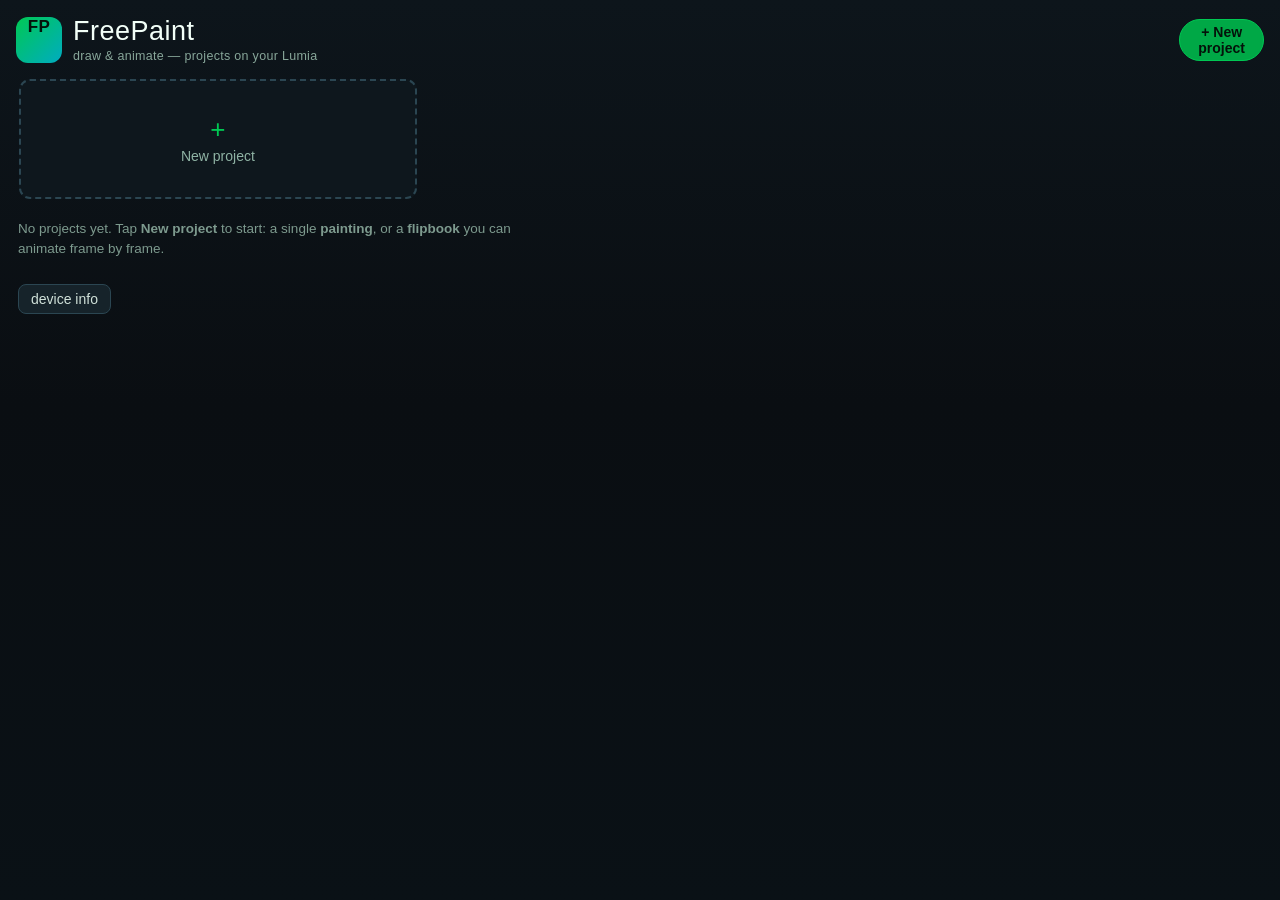
<file: lumia-draw/index.html>
<!DOCTYPE html>
<html lang="en">
<head>
<meta charset="utf-8">
<meta http-equiv="X-UA-Compatible" content="IE=edge">
<meta name="viewport" content="width=device-width,initial-scale=1.0,maximum-scale=1.0,user-scalable=no,viewport-fit=cover">
<meta name="format-detection" content="telephone=no">
<title>FreePaint</title>
<script src="boot.js"></script>
<style>
@-ms-viewport{width:device-width;height:device-height;zoom:1.0;}
@viewport{width:device-width;zoom:1.0;}
html{-ms-text-size-adjust:100%;}
*{box-sizing:border-box;}
html,body{margin:0;padding:0;height:100%;overflow:hidden;background:#0a0e12;
  font-family:"Segoe UI","Segoe WP",Tahoma,Arial,sans-serif;color:#e6f0ea;
  -webkit-user-select:none;-ms-user-select:none;user-select:none;
  -webkit-text-size-adjust:100%;}
button{font-family:inherit;color:inherit;}

/* Shown until the script runs; if it is still on screen, the script never started. */
#jsfail{position:absolute;top:0;left:0;right:0;z-index:120;background:#5a0010;
  color:#ffd7de;padding:6px;font:12px/1.3 Consolas,monospace;}
#errbar{display:none;position:absolute;top:0;left:0;right:0;z-index:130;
  background:#b00020;color:#fff;padding:6px;font:13px/1.35 Consolas,monospace;
  word-wrap:break-word;}

.screen{position:absolute;top:0;left:0;right:0;bottom:0;display:none;}
.screen.on{display:block;}

/* ---------------- home ---------------- */
#home{overflow-y:auto;padding:14px 16px 24px 16px;
  background:linear-gradient(180deg,#0d151b 0%,#0a0e12 45%,#0a1116 100%);}
.homehead{display:table;width:100%;margin:2px 0 16px 0;}
.homehead .brand{display:table-cell;vertical-align:middle;}
.homehead .cta{display:table-cell;vertical-align:middle;text-align:right;width:1%;}
.logo{display:inline-block;width:46px;height:46px;line-height:46px;text-align:center;
  border-radius:12px;vertical-align:middle;margin-right:11px;
  background:linear-gradient(135deg,#00c853,#00acc1);color:#04120a;
  font:700 17px "Segoe UI",Tahoma,sans-serif;letter-spacing:.5px;}
.brandtext{display:inline-block;vertical-align:middle;}
.brandtext h1{margin:0;font-size:27px;font-weight:300;letter-spacing:.5px;color:#f2fff8;}
.brandtext p{margin:2px 0 0 0;font-size:12.5px;color:#88a79a;letter-spacing:.3px;}
.pill{height:42px;padding:0 18px;border-radius:21px;border:1px solid #00c853;
  background:#00a846;color:#04120a;font-size:14px;font-weight:600;}
.pill:active{background:#00c853;}

.grid{font-size:0;margin:0 -6px;}
.hint{color:#7d9a8e;font-size:13.5px;line-height:1.5;max-width:520px;margin:8px 2px 0 2px;}

.card{position:relative;display:inline-block;vertical-align:top;
  width:31.6%;margin:0 0.7% 12px 0.7%;padding:0;text-align:left;
  background:#111a20;border:1px solid #1e2d36;border-radius:11px;overflow:hidden;}
.card:active{border-color:#00c853;}
.card .thumb{display:block;width:100%;height:82px;background:#ffffff center/cover no-repeat;}
.card .meta{display:block;padding:7px 9px 9px 9px;}
.card .meta b{display:block;font-size:13px;font-weight:600;color:#e9f6ef;
  white-space:nowrap;overflow:hidden;text-overflow:ellipsis;}
.card .meta span{display:block;font-size:11px;color:#7d9a8e;margin-top:2px;}
.card .del{position:absolute;top:5px;right:5px;width:26px;height:26px;padding:0;
  border-radius:50%;border:1px solid rgba(255,255,255,.35);
  background:rgba(4,8,10,.62);color:#fff;font:15px/22px Tahoma,sans-serif;}
.card .del:active{background:#b00020;}

.newcard{display:inline-block;vertical-align:top;width:31.6%;
  margin:0 0.7% 12px 0.7%;height:120px;background:#0e171d;
  border:2px dashed #2b4652;border-radius:11px;color:#8fb3a4;
  font-size:14px;}
.newcard b{display:block;font-size:26px;font-weight:300;color:#00c853;margin-bottom:3px;}
.newcard:active{border-color:#00c853;color:#dbe9e4;}

/* ---------------- overlays ---------------- */
.overlay{position:absolute;top:0;left:0;right:0;bottom:0;z-index:40;display:none;
  background:rgba(3,6,8,.94);padding:14px;overflow:auto;}
.overlay.on{display:block;}
.sheetbox{max-width:520px;margin:0 auto;background:#101a20;border:1px solid #22343d;
  border-radius:14px;padding:15px;}
.sheetbox h2{margin:0 0 10px 0;font-size:19px;font-weight:400;color:#fff;}
.sheetbox p{color:#c5d8d0;font-size:13.5px;line-height:1.5;margin:6px 0;}
.sheetbox .note{color:#8fb3a4;font-size:12px;}
.primary{display:block;width:100%;height:46px;margin-top:10px;border-radius:8px;
  border:1px solid #00c853;background:#00a846;color:#04120a;
  font-size:15px;font-weight:600;}
.ghostb{display:block;width:100%;height:42px;margin-top:8px;border-radius:8px;
  border:1px solid #2b4652;background:#16232a;color:#cfe0d8;font-size:14px;}
.danger{display:block;width:100%;height:46px;margin-top:10px;border-radius:8px;
  border:1px solid #d84660;background:#b00020;color:#fff;
  font-size:15px;font-weight:600;}
.danger:active{background:#d81b3c;}
.fpsbig{text-align:center;margin:8px 0 14px 0;}
.fpsbig b{display:block;font-size:48px;font-weight:300;color:#eafff2;line-height:1;}
.fpsbig span{display:block;font-size:12px;color:#8fb3a4;margin-top:5px;}
.fpsrow{font-size:0;white-space:nowrap;margin:0 0 10px 0;}
.stepb{display:inline-block;width:50px;height:44px;padding:0;margin:0;
  border-radius:8px;border:1px solid #2b4652;background:#16232a;color:#e9f6ef;
  font-size:21px;vertical-align:middle;}
.stepb:active{background:#1d333d;}
#fpsrange{display:inline-block;width:78%;width:calc(100% - 116px);
  height:44px;margin:0 8px;vertical-align:middle;}
.presets{font-size:0;margin:0 0 8px 0;}
.chip{display:inline-block;min-width:44px;height:34px;margin:0 5px 5px 0;padding:0 8px;
  border-radius:17px;border:1px solid #2b4652;background:#16232a;color:#cfe0d8;
  font-size:13px;}
.chip.on{background:#00a846;border-color:#00c853;color:#04120a;font-weight:600;}
.field{margin:10px 0 4px 0;}
.field label{display:block;font-size:12px;color:#8fb3a4;margin-bottom:4px;}
.field input{width:100%;height:42px;padding:0 10px;border-radius:8px;
  border:1px solid #2b4652;background:#0c151a;color:#eaf6f0;font-size:15px;}
.types{font-size:0;margin:8px -5px 0 -5px;}
.typeopt{display:inline-block;width:48%;margin:0 1% 0 1%;padding:11px 8px;
  border-radius:9px;border:1px solid #2b4652;background:#16232a;
  color:#cfe0d8;font-size:14px;text-align:center;}
.typeopt small{display:block;font-size:11px;color:#7d9a8e;margin-top:3px;}
.typeopt.on{border-color:#00c853;background:#123524;color:#eafff2;}
.typeopt.on small{color:#8ad6a8;}

/* ---------------- editor ---------------- */
#editor{background:#0a0e12;}
#bar{position:absolute;top:0;left:0;right:0;z-index:3;padding:4px 5px;
  background:#0d151b;border-bottom:1px solid #1b2a32;}
#barhead{height:34px;white-space:nowrap;padding:0 1px;}
#barhead .tool.nav{height:30px;line-height:26px;vertical-align:top;}
#bartitle{display:inline-block;vertical-align:top;line-height:30px;margin-left:7px;
  font-size:12px;color:#8fb3a4;max-width:52%;overflow:hidden;
  text-overflow:ellipsis;white-space:nowrap;}
#barchev{float:right;width:48px;height:30px;margin:0;padding:0;border-radius:6px;
  border:1px solid #2b4652;background:#16232a;color:#bfe8d3;font-size:11px;}
#barchev:active{background:#1d333d;}
.row{white-space:nowrap;overflow-x:auto;overflow-y:hidden;}
.row2{margin-top:4px;}
.tool{height:34px;min-width:40px;margin-right:3px;padding:0 7px;
  background:#16232a;color:#dbe9e4;border:1px solid #263c47;border-radius:6px;
  font-size:11.5px;vertical-align:top;}
.tool:active{background:#1d333d;}
.tool.on{background:#00a846;border-color:#00c853;color:#04120a;font-weight:600;}
.tool.off{opacity:.38;}
.tool.nav{font-size:19px;line-height:30px;padding:0 10px;}
.tool.sm{height:30px;font-size:11px;padding:0 6px;min-width:36px;}
.colorbtn{padding-left:5px;}
#cprev{display:inline-block;width:16px;height:16px;border-radius:50%;
  background:#111;border:1px solid #6f8d81;vertical-align:-3px;margin-right:4px;}
.sz{display:inline-block;width:28px;height:26px;margin-right:5px;padding:0;
  background:#16232a;color:#dbe9e4;border:1px solid #263c47;border-radius:5px;
  font-size:11.5px;line-height:24px;text-align:center;vertical-align:top;}
.sz.on{background:#00a846;border-color:#00c853;color:#04120a;font-weight:600;}
.lbl{display:inline-block;color:#7d9a8e;font-size:11px;margin:0 6px 0 2px;
  vertical-align:8px;}
#anim{display:none;margin-top:5px;border-top:1px solid #1b2a32;padding-top:5px;}
#anim.on{display:block;}
.fstat{display:inline-block;min-width:38px;color:#8fb3a4;font-size:11px;
  line-height:30px;text-align:center;vertical-align:middle;}
.thumbf{display:inline-block;width:40px;height:26px;margin-right:4px;padding:0;
  border:2px solid #263c47;border-radius:4px;background:#fff;vertical-align:middle;}
.thumbf.on{border-color:#00c853;}

#stage{position:absolute;left:0;right:0;bottom:0;top:80px;overflow:hidden;
  background:#070a0c;}
#paper{display:block;width:100%;height:100%;background:#ffffff;
  -ms-touch-action:none;touch-action:none;-ms-content-zooming:none;
  cursor:crosshair;}
#zoombadge{position:absolute;right:6px;bottom:5px;z-index:4;pointer-events:none;
  background:rgba(4,8,10,.6);color:#bfe8d3;border-radius:4px;padding:1px 5px;
  font:11px Consolas,monospace;}

#wheel{display:block;width:232px;height:232px;margin:4px auto 6px auto;
  -ms-touch-action:none;touch-action:none;}
.wheelrow{text-align:center;margin-bottom:4px;}
.wprev{display:inline-block;width:26px;height:26px;border-radius:50%;
  border:2px solid #ffffff;vertical-align:middle;background:#111;}
.whex{display:inline-block;vertical-align:middle;margin-left:8px;color:#cfe0d8;
  font:13px Consolas,monospace;}

#shot{display:block;width:100%;height:auto;margin:10px 0;background:#fff;
  border:1px solid #24424c;border-radius:4px;}

#diag pre{font:12px/1.45 Consolas,"Courier New",monospace;color:#cfe8db;
  white-space:pre-wrap;word-wrap:break-word;margin:0 0 10px 0;}

#toast{position:absolute;left:50%;bottom:14px;transform:translateX(-50%);
  z-index:60;background:rgba(0,168,70,.95);color:#04120a;border-radius:14px;
  padding:7px 14px;font-size:13px;display:none;max-width:90%;text-align:center;}
#toast.on{display:block;}
</style>
</head>
<body>

<div id="jsfail">FreePaint's script did not start on this device.</div>
<div id="errbar"></div>

<!-- ================= home ================= -->
<div id="home" class="screen on">
  <div class="homehead">
    <div class="brand">
      <span class="logo">FP</span><span class="brandtext">
        <h1>FreePaint</h1>
        <p>draw &amp; animate &mdash; projects on your Lumia</p>
      </span>
    </div>
    <div class="cta">
      <button class="pill" data-act="new">+ New project</button>
    </div>
  </div>
  <div id="grid" class="grid"></div>
  <div id="emptyhint" class="hint" style="display:none">
    No projects yet. Tap <b>New project</b> to start: a single <b>painting</b>,
    or a <b>flipbook</b> you can animate frame by frame.
  </div>
  <div class="hint" style="margin-top:16px">
    <button class="ghostb" style="width:auto;height:30px;padding:0 12px;display:inline-block"
      data-act="info">device info</button>
  </div>
</div>

<!-- ================= editor ================= -->
<div id="editor" class="screen">
  <div id="bar">
    <div id="barhead">
      <button class="tool nav" data-act="home" title="Projects">&#8249;</button>
      <span id="bartitle">Pen</span>
      <button id="barchev" data-act="menu" title="Hide menu">&#9650;</button>
    </div>
    <div id="barmenu">
      <div class="row">
        <button class="tool on" data-act="tool" data-tool="pen">Pen</button>
        <button class="tool" data-act="tool" data-tool="eraser">Eraser</button>
        <button class="tool" data-act="tool" data-tool="bucket">Bucket</button>
        <button class="tool" data-act="tool" data-tool="select">Select</button>
        <button class="tool" data-act="undo">Undo</button>
        <button class="tool" data-act="clear">Clear</button>
        <button class="tool colorbtn" data-act="wheel"><span id="cprev"></span>Colour</button>
        <button class="tool" data-act="save">Save</button>
        <button class="tool" data-act="export">Export</button>
        <button class="tool fliponly" data-act="frames">Frames</button>
        <button class="tool" data-act="zoomout">&#8722;</button>
        <button class="tool" data-act="zoomin">+</button>
        <button class="tool" data-act="zoomfit">Fit</button>
      </div>
      <div class="row row2">
        <span class="lbl">Size</span><span id="sizes"></span>
      </div>
      <div id="anim">
        <div class="row"><span class="fstat" id="fstat">1 / 1</span><span id="thumbs"></span></div>
        <div class="row row2">
          <button class="tool sm" data-act="newframe">+ Frame</button>
          <button class="tool sm" data-act="copyframe">Copy</button>
          <button class="tool sm" data-act="delframe">Delete</button>
          <button class="tool sm" data-act="play" id="bplay">Play</button>
          <button class="tool sm" data-act="fps" id="bfps">10 fps</button>
          <button class="tool sm on" data-act="onion" id="bonion">Onion</button>
        </div>
      </div>
    </div>
  </div>
  <div id="stage"><canvas id="paper"></canvas></div>
  <div id="zoombadge">100%</div>
</div>

<!-- ================= overlays ================= -->
<div id="newsheet" class="overlay">
  <div class="sheetbox">
    <h2>New project</h2>
    <div class="field">
      <label for="pname">Name</label>
      <input id="pname" maxlength="26" type="text" value="Untitled">
    </div>
    <div class="types">
      <button class="typeopt on" data-act="settype" data-type="paint">Painting<small>one canvas</small></button>
      <button class="typeopt" data-act="settype" data-type="flip">Flipbook<small>unlimited frames</small></button>
    </div>
    <button class="primary" data-act="create">Create</button>
    <button class="ghostb" data-act="cancelnew">Cancel</button>
  </div>
</div>

<div id="wheelsheet" class="overlay">
  <div class="sheetbox">
    <h2>Pen colour</h2>
    <canvas id="wheel" width="420" height="420"></canvas>
    <div class="wheelrow"><span id="wprev" class="wprev"></span><span id="whex">#111111</span></div>
    <p class="note">Inside the ring sets how strong and how dark the colour is.</p>
    <button class="primary" data-act="closewheel">Done</button>
  </div>
</div>

<div id="sheet" class="overlay">
  <div class="sheetbox">
    <h2>Saved</h2>
    <p id="sheetnote" class="note"></p>
    <p><b>Power + Volume Up</b> saves the screen to <b>Photos &rsaquo; Screenshots</b>.</p>
    <p>Or long-press the preview below and choose <b>save picture</b>.</p>
    <img id="shot" alt="your drawing">
    <button class="primary" data-act="closesheet">Back to drawing</button>
  </div>
</div>

<div id="diag" class="overlay">
  <div class="sheetbox">
    <h2>Device info</h2>
    <pre id="diagtext"></pre>
    <button class="primary" data-act="closediag">Close</button>
  </div>
</div>

<div id="fpsheet" class="overlay">
  <div class="sheetbox">
    <h2>Animation speed</h2>
    <div class="fpsbig"><b id="fpsvalue">10</b><span>frames per second</span></div>
    <div class="fpsrow">
      <button class="stepb" data-act="fpsstep" data-d="-1">&#8722;</button>
      <input id="fpsrange" type="range" min="1" max="60" step="1" value="10">
      <button class="stepb" data-act="fpsstep" data-d="1">+</button>
    </div>
    <div id="fpspresets" class="presets"></div>
    <p class="note">Higher is faster. 10&ndash;15 suits hand-drawn flipbooks; 24 feels like film.</p>
    <button class="primary" data-act="fpsdone">Done</button>
  </div>
</div>

<div id="confirmsheet" class="overlay">
  <div class="sheetbox">
    <h2 id="ctitle">Delete project?</h2>
    <p id="cmsg"></p>
    <button class="danger" id="cok" data-act="confirmyes">Delete</button>
    <button class="ghostb" data-act="confirmno">Cancel</button>
  </div>
</div>

<div id="exportsheet" class="overlay">
  <div class="sheetbox">
    <h2>Export project</h2>
    <p class="note" id="exportnote"></p>
    <button class="primary" data-act="exportpng">PNG image</button>
    <button class="ghostb" id="exframes" data-act="exportframes">PNG frames (one per frame)</button>
    <button class="ghostb" id="exmp4" data-act="exportmp4">MP4 video</button>
    <p class="note" id="exportstatus"></p>
    <button class="ghostb" data-act="closeexport">Back</button>
  </div>
</div>

<div id="toast"></div>

<script src="app.js"></script>
</body>
</html>
</file>
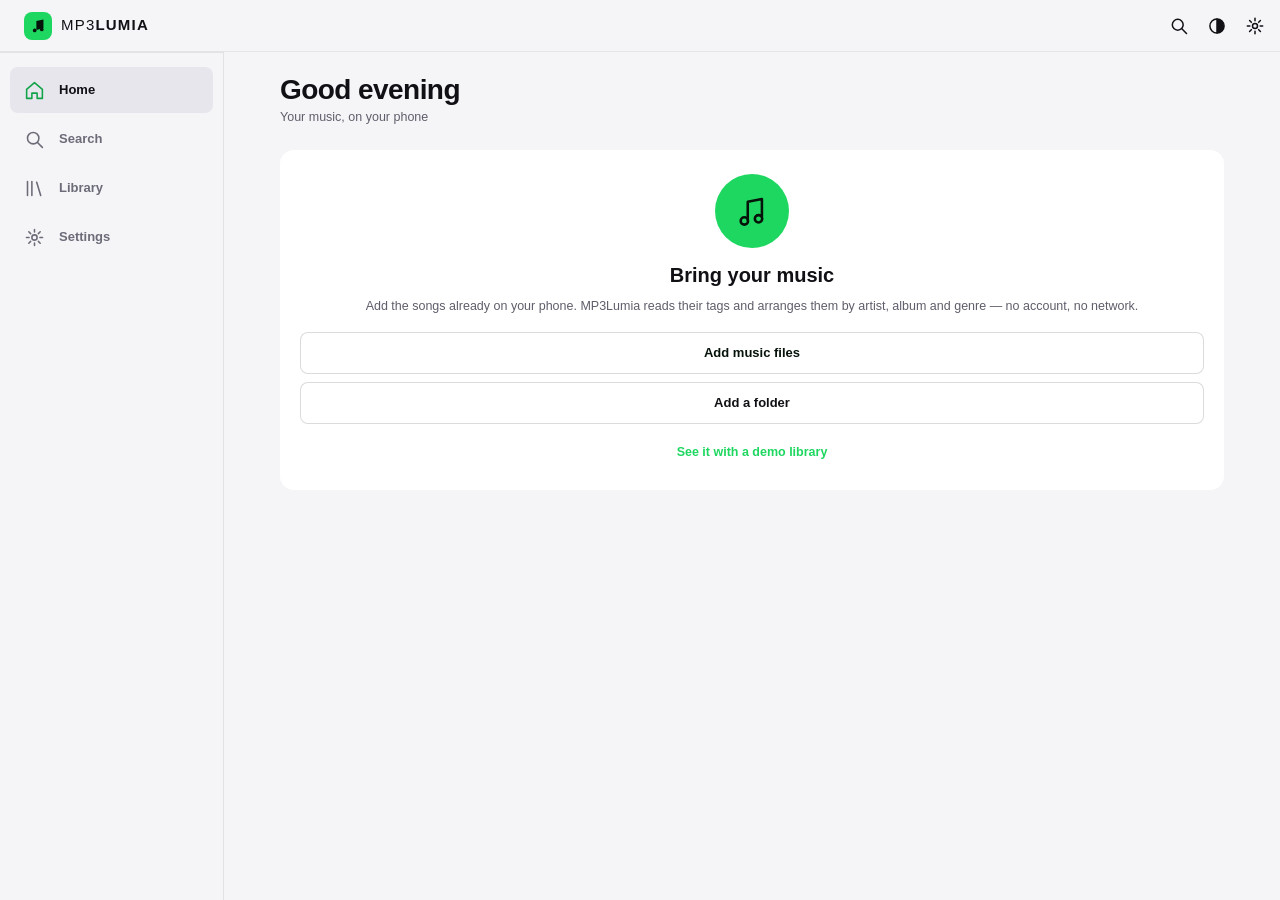
<file: MP3Lumia/MP3Lumia.html>
<!DOCTYPE html>
<html class="theme-dark">
<head>
<meta charset="utf-8" />
<meta name="viewport" content="width=device-width, initial-scale=1, maximum-scale=1, user-scalable=no" />
<meta name="format-detection" content="telephone=no" />
<meta name="msapplication-tap-highlight" content="no" />
<meta name="msapplication-navbutton-color" content="#0a0a0d" />
<title>MP3Lumia</title>
<style>
/* MP3Lumia — Spotify-style dark and light shells for the Lumia 929 (360x640 CSS
   px) with a desktop sidebar at 900 px and wider. Class-based themes and no CSS
   variables, grid or flex gap: the installed app runs on EdgeHTML. */

* { box-sizing: border-box; }

html, body { height: 100%; margin: 0; padding: 0; }

body {
  font-family: "Segoe UI", "Segoe WP", "Helvetica Neue", Arial, sans-serif;
  font-size: 14px;
  line-height: 1.35;
  overflow: hidden;
  display: flex;
  flex-direction: column;
  -webkit-text-size-adjust: 100%;
  -ms-text-size-adjust: 100%;
  -webkit-tap-highlight-color: rgba(0, 0, 0, 0);
  -webkit-user-select: none;
  user-select: none;
  cursor: default;
}

html.theme-dark body { background: #0a0a0d; color: #f6f6f8; }
html.theme-light body { background: #f5f5f8; color: #101015; }

.hidden, #fileinput, #dirinput, audio { display: none; }

.ico {
  width: 20px; height: 20px; display: block;
  fill: none; stroke: currentColor; stroke-width: 1.8;
  stroke-linecap: round; stroke-linejoin: round;
}
.ico.ico-fill { fill: currentColor; stroke: none; }

/* ---------------------------------------------------------------- boot */

#boot {
  position: fixed; left: 0; right: 0; top: 0; bottom: 0; z-index: 200;
  display: flex; flex-direction: column; align-items: center; justify-content: center;
  background: #0a0a0d; color: #fff; transition: opacity .25s ease;
}
body.booted #boot { opacity: 0; pointer-events: none; }
.boot-mark {
  width: 66px; height: 66px; border-radius: 18px; background: #1ed760;
  display: flex; align-items: center; justify-content: center; color: #06130a;
}
.boot-mark .ico { width: 34px; height: 34px; }
.boot-name { margin-top: 15px; letter-spacing: .3em; font-size: 12px; font-weight: 600; opacity: .8; }

#jsfail {
  display: none; position: fixed; left: 0; right: 0; top: 0; bottom: 0; z-index: 210;
  padding: 30px 22px; background: #0a0a0d; color: #f2f2f2;
  font-size: 14px; line-height: 1.5; white-space: pre-wrap;
}

/* ----------------------------------------------------------------- bar */

.topbar {
  flex: 0 0 auto; height: 52px; display: flex; align-items: center;
  padding: 0 6px 0 14px; position: relative; z-index: 30;
}
html.theme-dark .topbar { background: #0a0a0d; border-bottom: 1px solid rgba(255,255,255,.06); }
html.theme-light .topbar { background: #f5f5f8; border-bottom: 1px solid rgba(0,0,0,.07); }

.brand { display: flex; align-items: center; flex: 1 1 auto; min-width: 0; }
.brand-mark {
  width: 28px; height: 28px; border-radius: 8px; background: #1ed760; color: #06130a;
  display: flex; align-items: center; justify-content: center; margin-right: 9px;
}
.brand-mark .ico { width: 17px; height: 17px; }
.brand-name { font-size: 15px; font-weight: 300; letter-spacing: .08em; white-space: nowrap; }
.brand-name b { font-weight: 700; }

.topbar-actions { display: flex; align-items: center; }
.iconbtn {
  width: 38px; height: 38px; border: 0; border-radius: 50%;
  background: transparent; color: inherit; display: flex; align-items: center;
  justify-content: center; padding: 0; cursor: pointer;
}
.iconbtn:active { background: rgba(127,127,127,.18); }
.iconbtn.back { display: none; margin-right: 2px; }
.iconbtn.back.on { display: flex; }

/* ---------------------------------------------------------------- main */

.main {
  flex: 1 1 auto; overflow-y: auto; overflow-x: hidden;
  -webkit-overflow-scrolling: touch; position: relative;
}
.page { padding: 16px 16px 148px; }

.page-head { margin-bottom: 12px; }
.page-head h1 { font-size: 24px; line-height: 1.15; margin: 0 0 3px; letter-spacing: -.02em; font-weight: 700; }
.page-sub, .tr-sub, .card-sub, .lrow-s, .detail-sub, .detail-meta, .set-sub,
.empty-s, .hint, .count, .list-meta, .about, .sheet-sub, .q-s, .np-artist,
.np-foot, .stats, .sheet-foot, .genre-n, .confirm-body, .slider-val, .row-sub {
  color: #a7a7b3;
}
html.theme-light .page-sub, html.theme-light .tr-sub, html.theme-light .card-sub,
html.theme-light .lrow-s, html.theme-light .detail-sub, html.theme-light .detail-meta,
html.theme-light .set-sub, html.theme-light .empty-s, html.theme-light .hint,
html.theme-light .count, html.theme-light .list-meta, html.theme-light .about,
html.theme-light .sheet-sub, html.theme-light .q-s, html.theme-light .np-artist,
html.theme-light .np-foot, html.theme-light .stats, html.theme-light .sheet-foot,
html.theme-light .genre-n, html.theme-light .confirm-body, html.theme-light .slider-val {
  color: #5e5e6b;
}
.page-sub { font-size: 12.5px; }
.row-head { display: flex; align-items: center; justify-content: space-between; }
.row-head > div { flex: 1 1 auto; min-width: 0; }

.section-head {
  display: flex; align-items: baseline; justify-content: space-between;
  margin: 20px 0 8px;
}
.section-head h2 { font-size: 17px; font-weight: 700; margin: 0; letter-spacing: -.01em; }
.txt-btn {
  background: transparent; border: 0; color: #a7a7b3; font: inherit;
  font-size: 11.5px; font-weight: 600; text-transform: uppercase; letter-spacing: .06em;
  padding: 4px 2px; cursor: pointer;
}
html.theme-light .txt-btn { color: #5e5e6b; }
.count { font-size: 12px; }

/* --------------------------------------------------------------- cards */

.hscroll {
  display: flex; overflow-x: auto; overflow-y: hidden;
  margin: 0 -16px; padding: 0 16px 4px; -webkit-overflow-scrolling: touch;
}
.hscroll .card { flex: 0 0 136px; width: 136px; margin-right: 10px; }
.hscroll .card:last-child { margin-right: 0; }

.card {
  background: transparent; border: 0; padding: 0; margin: 0 0 4px;
  color: inherit; font: inherit; text-align: left; cursor: pointer; border-radius: 8px;
}
.card-art {
  width: 100%; height: 0; padding-top: 100%; border-radius: 8px;
  background-size: cover; background-position: center; background-repeat: no-repeat;
  position: relative; background-color: #26262f;
}
.card-art.round { border-radius: 50%; }
.artbox { position: relative; overflow: hidden; }
.artbox .ph {
  position: absolute; top: 0; right: 0; bottom: 0; left: 0;
  display: flex; align-items: center; justify-content: center;
  background: #303039; color: #8b8b98;
}
.artbox .ph .ico { width: 34%; height: 34%; max-width: 54px; max-height: 54px; min-width: 16px; min-height: 16px; }
.artbox.hasart .ph { display: none; }
html.theme-light .artbox .ph { background: #e4e4eb; color: #777783; }
.card-name {
  font-size: 13.5px; font-weight: 600; margin-top: 7px;
  white-space: nowrap; overflow: hidden; text-overflow: ellipsis;
}
.card-sub {
  font-size: 11.5px; margin-top: 1px;
  white-space: nowrap; overflow: hidden; text-overflow: ellipsis;
}
.card.artist { text-align: center; }
.card.artist .card-name { font-size: 12.5px; }

.grid { display: flex; flex-wrap: wrap; margin: 0 -5px; }
.grid .card { width: 50%; padding: 0 5px; margin-bottom: 14px; }
.grid .card-art { border-radius: 6px; }

.tiles { display: flex; flex-wrap: wrap; margin: 4px -5px 8px; }
.tile {
  width: calc(50% - 10px); margin: 5px; height: 56px; border: 0; border-radius: 7px;
  display: flex; align-items: center; padding: 5px; overflow: hidden;
  background: #1b1b22; color: inherit; font: inherit; text-align: left; cursor: pointer;
}
html.theme-light .tile { background: #e9e9ef; }
.tile-art {
  flex: 0 0 46px; width: 46px; height: 46px; border-radius: 4px;
  background-size: cover; background-position: center; position: relative; background-color: #2a2a33;
}
.tile-name {
  margin-left: 9px; font-size: 12px; font-weight: 600; line-height: 1.25;
  max-height: 30px; overflow: hidden; text-align: left;
}

.lrow, .arow {
  width: 100%; display: flex; align-items: center; background: transparent;
  border: 0; color: inherit; font: inherit; text-align: left; cursor: pointer;
  padding: 7px 2px; border-radius: 6px;
}
.lrow:active, .arow:active { background: rgba(127,127,127,.12); }
.lrow-art, .arow-art {
  flex: 0 0 54px; width: 54px; height: 54px; border-radius: 6px;
  background-size: cover; background-position: center; background-repeat: no-repeat;
  position: relative; background-color: #26262f;
  display: flex; align-items: center; justify-content: center;
}
.lrow-art.round, .arow-art.round { border-radius: 50%; }
.lrow-main { flex: 1 1 auto; min-width: 0; padding: 0 12px; display: block; }
.lrow-t {
  display: block; font-size: 14.5px; font-weight: 500;
  white-space: nowrap; overflow: hidden; text-overflow: ellipsis;
}
.lrow-s { display: block; font-size: 11.5px; margin-top: 2px; }
.lrow > .ico, .arow > .ico { color: #6f6f7c; flex: 0 0 18px; }
.liked-art {
  background: linear-gradient(135deg, #4a2bd6 0%, #ab7df7 55%, #c9eed8 100%);
  color: #fff;
}
.liked-art .ico { width: 42%; height: 42%; }
.liked-art.big { flex: none; width: 132px; height: 132px; border-radius: 8px; }
.liked-art.big .ico { width: 54px; height: 54px; }
.add-art { background: #1b1b22; border: 1px dashed rgba(255,255,255,.22); color: #a7a7b3; }
html.theme-light .add-art { background: #ececf2; border-color: rgba(0,0,0,.18); color: #5e5e6b; }
.add-art .ico { width: 22px; height: 22px; }

.hint { font-size: 12px; line-height: 1.5; padding: 8px 2px 4px; }
.empty { padding: 38px 22px; text-align: center; }
.empty-ico {
  width: 56px; height: 56px; border-radius: 50%; margin: 0 auto 12px;
  background: #1c1c24; display: flex; align-items: center; justify-content: center; color: #9a9aa7;
}
html.theme-light .empty-ico { background: #e7e7ee; color: #5e5e6b; }
.empty-ico .ico { width: 26px; height: 26px; }
.empty-t { font-size: 16px; font-weight: 700; }
.empty-s { font-size: 12.5px; margin-top: 5px; line-height: 1.5; }

.onboard {
  margin: 24px 0; padding: 24px 20px 22px; text-align: center;
  background: #141419; border-radius: 14px;
}
html.theme-light .onboard { background: #fff; }
.onboard-art {
  width: 74px; height: 74px; border-radius: 50%; margin: 0 auto 14px;
  background: #1ed760; color: #06130a; display: flex; align-items: center; justify-content: center;
}
.onboard-art .ico { width: 34px; height: 34px; }
.onboard h2 { font-size: 20px; margin: 0 0 8px; }
.onboard p { font-size: 12.5px; line-height: 1.55; color: #a7a7b3; margin: 0 0 16px; }
html.theme-light .onboard p { color: #5e5e6b; }
.link {
  display: block; width: 100%; margin-top: 12px; border: 0; background: transparent;
  color: #1ed760; font: inherit; font-size: 12.5px; font-weight: 600;
  padding: 8px; cursor: pointer;
}

.btn {
  display: block; width: 100%; padding: 11px 16px; margin-top: 8px;
  border-radius: 8px; border: 1px solid rgba(255,255,255,.16);
  background: #1e1e26; color: inherit; font: inherit; font-size: 13px; font-weight: 600;
  cursor: pointer;
}
html.theme-light .btn { background: #fff; border-color: rgba(0,0,0,.14); }
.btn-primary { background: #1ed760; border-color: #1ed760; color: #06130a; }
.btn-ghost { background: transparent; }
.btn-danger { background: #b3261e; border-color: #b3261e; color: #fff; }
.btn.danger { color: #ff7b72; }
.btn.sm { display: inline-block; width: auto; padding: 8px 16px; margin: 0 8px 0 0; }
.btn.wide { width: 100%; margin-top: 12px; }

.round-btn {
  width: 40px; height: 40px; border-radius: 50%; border: 1px solid rgba(255,255,255,.18);
  background: transparent; color: inherit; display: inline-flex; align-items: center;
  justify-content: center; padding: 0; cursor: pointer;
}
html.theme-light .round-btn { border-color: rgba(0,0,0,.16); }
.round-btn.sm { width: 34px; height: 34px; }
.fab {
  width: 52px; height: 52px; border-radius: 50%; border: 0; background: #1ed760;
  color: #06130a; display: inline-flex; align-items: center; justify-content: center;
  padding: 0; margin-right: 12px; cursor: pointer;
}
.fab .ico { width: 24px; height: 24px; }
.spacer { flex: 1 1 auto; }
.actions { display: flex; align-items: center; margin: 12px 0 6px; }

/* --------------------------------------------------------------- tracks */

.tr {
  display: flex; align-items: center; min-height: 58px; padding: 4px 2px;
  border-radius: 6px; cursor: pointer;
}
.tr:active { background: rgba(127,127,127,.12); }
.tr.on .tr-title { color: #1ed760; }
.tr-idx { flex: 0 0 30px; width: 30px; text-align: center; color: #8b8b98; font-size: 12px; }
.tr-thumb {
  flex: 0 0 40px; width: 40px; height: 40px; border-radius: 4px;
  margin-right: 9px; background-size: cover; background-position: center;
  background-color: #26262f;
}
.tr-thumb .ph .ico { width: 18px; height: 18px; }
.tr-main { flex: 1 1 auto; min-width: 0; }
.tr-title {
  font-size: 14px; font-weight: 500;
  white-space: nowrap; overflow: hidden; text-overflow: ellipsis;
}
.tr-sub {
  font-size: 11.5px; margin-top: 1px;
  white-space: nowrap; overflow: hidden; text-overflow: ellipsis;
}
.tr-dur { flex: 0 0 auto; font-size: 11.5px; color: #8b8b98; margin: 0 4px 0 8px; }
.tr-more {
  flex: 0 0 34px; width: 34px; height: 34px; border: 0; border-radius: 50%;
  background: transparent; color: #8b8b98; display: flex; align-items: center;
  justify-content: center; padding: 0; cursor: pointer;
}
.tr-more .ico { width: 18px; height: 18px; }

.eqbars { display: inline-flex; align-items: flex-end; height: 12px; }
.eqbars i {
  display: block; width: 2px; height: 4px; margin-right: 2px;
  background: #1ed760; border-radius: 1px;
}
.eqbars.on i { animation: eq 1s infinite ease-in-out; }
.eqbars.on i:nth-child(2) { animation-delay: .18s; }
.eqbars.on i:nth-child(3) { animation-delay: .36s; }
@keyframes eq {
  0%, 100% { height: 3px; }
  50% { height: 12px; }
}

.list-tools { display: flex; align-items: center; margin: 4px 0 6px; }
.play-pill {
  display: inline-flex; align-items: center; height: 34px; padding: 0 16px 0 12px;
  border-radius: 17px; border: 0; background: #1ed760; color: #06130a;
  font: inherit; font-size: 12.5px; font-weight: 700; cursor: pointer;
}
.play-pill .ico { width: 17px; height: 17px; margin-right: 6px; }
.list-tools .round-btn { margin-left: 8px; }
.list-tools .spacer { flex: 1 1 auto; }
select#sortsongs {
  height: 32px; max-width: 138px; padding: 0 6px; border-radius: 6px;
  border: 1px solid rgba(255,255,255,.16); background: #1b1b22; color: inherit;
  font: inherit; font-size: 11.5px;
}
html.theme-light select#sortsongs { background: #fff; border-color: rgba(0,0,0,.14); }
.list-meta { font-size: 11.5px; margin: 2px 0 4px; }

/* --------------------------------------------------------------- detail */

.detail { padding-top: 6px; }
.detail-head { display: flex; align-items: flex-end; margin: 6px 0 4px; }
.detail-art {
  flex: 0 0 132px; width: 132px; height: 132px; border-radius: 8px;
  background-size: cover; background-position: center; background-repeat: no-repeat;
  position: relative; background-color: #26262f; box-shadow: 0 8px 24px rgba(0,0,0,.35);
}
.detail-art.round { border-radius: 50%; }
.detail-info { flex: 1 1 auto; min-width: 0; padding-left: 14px; }
.kind {
  font-size: 10px; font-weight: 700; text-transform: uppercase; letter-spacing: .12em;
  color: #a7a7b3;
}
.detail-info h1 { font-size: 21px; line-height: 1.15; margin: 3px 0 5px; letter-spacing: -.02em; }
.detail-sub { font-size: 12px; }
.detail-meta { font-size: 11.5px; margin-top: 2px; }
.detail-head.vertical { flex-direction: column; align-items: center; text-align: center; padding-top: 12px; }
.detail-head.vertical .detail-art { flex: none; width: 122px; height: 122px; }
.detail-head.vertical .detail-info { padding: 12px 0 0; }
.detail-head.vertical h1 { font-size: 24px; }

.genres { display: flex; flex-wrap: wrap; margin: 0 -5px; }
.genre {
  width: calc(50% - 10px); margin: 5px; height: 84px; border-radius: 8px;
  border: 0; position: relative; overflow: hidden; color: #fff; text-align: left;
  padding: 10px; font: inherit; cursor: pointer;
}
.genre-name { display: block; font-size: 14px; font-weight: 700; position: relative; z-index: 2; }
.genre-n { display: block; font-size: 10.5px; color: rgba(255,255,255,.72); margin-top: 2px; position: relative; z-index: 2; }
.genre-art {
  position: absolute; right: -8px; bottom: -8px; width: 56px; height: 56px;
  transform: rotate(22deg); border-radius: 4px; opacity: .85;
}
.genre.grad0 { background: linear-gradient(135deg, #3a1c71, #1b1035); }
.genre.grad1 { background: linear-gradient(135deg, #0e4a3d, #061c18); }
.genre.grad2 { background: linear-gradient(135deg, #5a2a0a, #1c0c02); }
.genre.grad3 { background: linear-gradient(135deg, #4a1030, #18040f); }
.genre.grad4 { background: linear-gradient(135deg, #1c3a6a, #07101f); }

/* --------------------------------------------------------------- search */

.searchbar {
  display: flex; align-items: center; height: 44px; padding: 0 12px;
  border-radius: 8px; background: #1b1b22; margin-bottom: 14px;
}
html.theme-light .searchbar { background: #e9e9ef; }
.searchbar .ico { flex: 0 0 20px; color: #a7a7b3; }
.searchbar input {
  flex: 1 1 auto; min-width: 0; height: 44px; border: 0; background: transparent;
  color: inherit; font: inherit; font-size: 14px; padding: 0 10px; outline: none;
}
.searchbar input::-ms-clear { display: none; }
.sbc {
  width: 28px; height: 28px; border: 0; border-radius: 50%; background: transparent;
  color: #a7a7b3; display: flex; align-items: center; justify-content: center;
  padding: 0; cursor: pointer;
}
.sbc .ico { width: 16px; height: 16px; }

.chips { display: flex; flex-wrap: wrap; margin: 4px 0 8px; }
.chip {
  flex: none; margin: 0 8px 8px 0; padding: 7px 14px; border-radius: 16px;
  border: 1px solid rgba(255,255,255,.2); background: transparent; color: inherit;
  font: inherit; font-size: 12px; font-weight: 500; cursor: pointer; white-space: nowrap;
}
html.theme-light .chip { border-color: rgba(0,0,0,.18); }
.chip.on { background: #1ed760; border-color: #1ed760; color: #06130a; font-weight: 700; }
.chips.filter { margin-top: 0; }
.chips.scroll { flex-wrap: nowrap; overflow-x: auto; -webkit-overflow-scrolling: touch; padding-bottom: 2px; }

/* ---------------------------------------------------------------- music */

.artists { padding-top: 2px; }
.arow-art { border-radius: 50%; }
.arow { padding: 8px 2px; }

/* -------------------------------------------------------------- settings */

.set-card {
  background: #141419; border-radius: 12px; margin-bottom: 12px;
  padding: 4px 0 6px; overflow: hidden;
}
html.theme-light .set-card { background: #fff; }
.set-title {
  font-size: 11px; font-weight: 700; text-transform: uppercase; letter-spacing: .1em;
  color: #a7a7b3; padding: 12px 14px 4px;
}
html.theme-light .set-title { color: #5e5e6b; }
.set-row { display: flex; align-items: center; padding: 10px 14px; }
.set-row.flat { width: 100%; }
.set-text { flex: 1 1 auto; min-width: 0; }
.set-label { font-size: 13.5px; font-weight: 600; }
.set-sub { font-size: 11.5px; margin-top: 2px; line-height: 1.4; }
.link-card {
  display: block; width: 100%; border: 0; text-align: left; color: inherit;
  font: inherit; background: #141419; padding: 0; cursor: pointer;
}
html.theme-light .link-card { background: #fff; }
.chev { color: #8b8b98; margin-left: 10px; }
.switch {
  flex: 0 0 44px; width: 44px; height: 26px; border-radius: 13px; border: 0;
  background: #3a3a45; position: relative; cursor: pointer; padding: 0;
}
.switch span {
  position: absolute; left: 3px; top: 3px; width: 20px; height: 20px;
  border-radius: 50%; background: #fff; transition: left .15s ease;
}
.switch.on { background: #1ed760; }
.switch.on span { left: 21px; }

.slider-wrap { display: flex; align-items: center; flex: 0 0 132px; width: 132px; }
.slider-wrap input { flex: 1 1 auto; min-width: 0; }
.slider-val { flex: 0 0 30px; width: 30px; text-align: right; font-size: 11px; }

.stats { display: flex; flex-wrap: wrap; padding: 2px 14px 6px; }
.stats span { width: 50%; font-size: 11.5px; padding: 3px 0; }
.stats b { display: block; font-size: 16px; color: inherit; font-weight: 700; margin-bottom: 1px; }
.about { padding: 4px 14px 8px; font-size: 12px; line-height: 1.55; }
.about b { color: inherit; font-weight: 600; }
.about p { margin: 10px 0 0; color: #a7a7b3; }
html.theme-light .about p { color: #5e5e6b; }
.set-card .btn { width: calc(100% - 28px); margin: 8px 14px 0; }

.seg {
  display: flex; background: #1b1b22; border-radius: 8px; padding: 3px;
  margin: 2px 0 14px;
}
html.theme-light .seg { background: #e9e9ef; }
.seg.small { margin: 0 14px 12px; }
.seg-btn {
  flex: 1 1 0; min-width: 0; border: 0; border-radius: 6px; background: transparent;
  color: #a7a7b3; font: inherit; font-size: 12px; font-weight: 600;
  padding: 8px 4px; cursor: pointer; white-space: nowrap; overflow: hidden;
  text-overflow: ellipsis;
}
html.theme-light .seg-btn { color: #5e5e6b; }
.seg-btn.on { background: #2c2c35; color: #f6f6f8; }
html.theme-light .seg-btn.on { background: #fff; color: #101015; }

/* ---------------------------------------------------------- now playing */

.np {
  position: fixed; left: 0; right: 0; top: 0; bottom: 0; z-index: 60;
  display: none; flex-direction: column;
  background: linear-gradient(180deg, #16321f 0%, #0c0c11 52%, #08080b 100%);
  color: #f6f6f8;
}
html.theme-light .np {
  background: linear-gradient(180deg, #dcefe2 0%, #f2f2f6 48%, #f7f7fa 100%);
  color: #101015;
}
.np.open { display: flex; }
.np-inner {
  height: 100%; display: flex; flex-direction: column;
  padding: 10px 20px 16px; max-width: 560px; margin: 0 auto; width: 100%;
}
.np-head { flex: 0 0 auto; height: 42px; display: flex; align-items: center; }
.np-head .iconbtn { color: inherit; }
.np-context { flex: 1 1 auto; min-width: 0; text-align: center; font-size: 10px; color: #a7a7b3; }
html.theme-light .np-context { color: #5e5e6b; }
.np-context span { display: block; text-transform: uppercase; letter-spacing: .1em; font-weight: 600; }
.np-context b {
  display: block; font-size: 12px; margin-top: 2px; color: inherit;
  white-space: nowrap; overflow: hidden; text-overflow: ellipsis; font-weight: 600;
}
.np-spacer { width: 38px; }
.np-body { flex: 1 1 auto; min-height: 0; display: flex; flex-direction: column; }
.np-artwrap { flex: 0 0 auto; display: flex; align-items: center; justify-content: center; padding: 6px 0 10px; }
.np-art {
  width: 60vw; height: 60vw; max-width: 300px; max-height: 300px;
  border-radius: 8px; background-size: cover; background-position: center;
  position: relative; background-color: #26262f;
  box-shadow: 0 18px 40px rgba(0,0,0,.45);
}
.np-meta { flex: 0 0 auto; display: flex; align-items: center; margin-top: 4px; }
.np-text { flex: 1 1 auto; min-width: 0; }
.np-title {
  font-size: 21px; font-weight: 700; letter-spacing: -.02em;
  white-space: nowrap; overflow: hidden; text-overflow: ellipsis;
}
.np-artist {
  font-size: 13px; margin-top: 2px;
  white-space: nowrap; overflow: hidden; text-overflow: ellipsis;
}
.np-link {
  padding: 0; border: 0; background: transparent; font-family: inherit; cursor: pointer;
}
.np-artist.np-link {
  display: block; width: 100%; text-align: left; color: #a7a7b3;
}
.np-albumlink {
  color: #a7a7b3; font-size: 10px; line-height: inherit;
}
.np-artist.np-link:active, .np-albumlink:active { color: #1ed760; }
html.theme-light .np-artist.np-link, html.theme-light .np-albumlink { color: #5e5e6b; }
.np-meta .like { flex: 0 0 40px; margin-left: 8px; color: #a7a7b3; }
.np-meta .like.on { color: #1ed760; }

.seek { margin: 14px 0 4px; cursor: pointer; padding: 6px 0; }
.seek-track {
  position: relative; height: 4px; border-radius: 2px;
  background: rgba(255,255,255,.22);
}
html.theme-light .seek-track { background: rgba(0,0,0,.16); }
.seek-fill { position: absolute; left: 0; top: 0; bottom: 0; width: 0; background: #fff; border-radius: 2px; }
html.theme-light .seek-fill { background: #101015; }
.seek-knob {
  position: absolute; top: 50%; left: 0; width: 11px; height: 11px; margin: -5.5px 0 0 -5.5px;
  border-radius: 50%; background: #fff;
}
html.theme-light .seek-knob { background: #101015; }
.seek-times { display: flex; justify-content: space-between; font-size: 10.5px; color: #a7a7b3; margin-top: 5px; }
html.theme-light .seek-times { color: #5e5e6b; }

.np-controls { display: flex; align-items: center; justify-content: space-between; margin: 6px 0 0; }
.ctl {
  flex: 0 0 46px; width: 46px; height: 46px; border: 0; background: transparent;
  color: inherit; display: flex; align-items: center; justify-content: center;
  padding: 0; position: relative; cursor: pointer;
}
.ctl .ico { width: 22px; height: 22px; }
.ctl.small { flex-basis: 40px; width: 40px; color: #a7a7b3; }
.ctl.small .ico { width: 19px; height: 19px; }
.ctl.small.on { color: #1ed760; }
.ctl.small .one {
  position: absolute; right: 8px; bottom: 9px; font-size: 8px; font-weight: 700;
  color: inherit;
}
.np-play {
  flex: 0 0 62px; width: 62px; height: 62px; border-radius: 50%; border: 0;
  background: #fff; color: #0a0a0d; display: flex; align-items: center;
  justify-content: center; padding: 0; cursor: pointer;
}
.np-play .ico { width: 26px; height: 26px; }

.np-extra { display: flex; align-items: center; margin-top: 8px; }
.np-mini {
  width: 38px; height: 38px; border: 0; background: transparent; color: #a7a7b3;
  display: flex; align-items: center; justify-content: center; padding: 0;
  position: relative; cursor: pointer;
}
.np-mini .ico { width: 19px; height: 19px; }
.np-mini.badge { color: #f6f6f8; }
html.theme-light .np-mini.badge { color: #101015; }
.np-mini.badge span {
  position: absolute; top: 2px; right: 1px; min-width: 14px; height: 14px;
  border-radius: 7px; background: #1ed760; color: #06130a; font-size: 9px;
  font-weight: 700; line-height: 14px; text-align: center; padding: 0 3px;
}
.vol { display: flex; align-items: center; margin-left: auto; }
.vol input { width: 84px; margin-left: 2px; }
.npviz { width: 100%; height: 42px; display: block; margin: 0 0 8px; }
.np-foot {
  flex: 0 0 auto; text-align: center; font-size: 10px; margin-top: 6px;
  white-space: nowrap; overflow: hidden; text-overflow: ellipsis;
}

/* --------------------------------------------------------------- sheet */

.sheet {
  position: fixed; left: 0; right: 0; top: 0; bottom: 0; z-index: 80;
  display: none; align-items: flex-end; background: rgba(0,0,0,.55);
}
.sheet.open { display: flex; }
.sheet-card {
  width: 100%; max-height: 88%; overflow-y: auto; -webkit-overflow-scrolling: touch;
  background: #17171d; color: #f6f6f8; border-radius: 16px 16px 0 0;
  padding: 4px 0 22px; box-shadow: 0 -14px 40px rgba(0,0,0,.45);
  animation: sheetup .18s ease; max-width: 560px; margin: 0 auto;
}
html.theme-light .sheet-card { background: #fff; color: #101015; }
@keyframes sheetup { from { transform: translateY(26px); opacity: .5; } to { transform: none; opacity: 1; } }
.sheet-grab { width: 36px; height: 4px; border-radius: 2px; background: rgba(127,127,127,.5); margin: 6px auto 4px; }
.sheet-head { display: flex; align-items: center; padding: 6px 14px 8px 16px; }
.sheet-head > div:first-child { flex: 1 1 auto; min-width: 0; }
.sheet-title {
  font-size: 17px; font-weight: 700; white-space: nowrap;
  overflow: hidden; text-overflow: ellipsis;
}
.sheet-sub { font-size: 11.5px; margin-top: 1px; }
.sheet-card .txt-btn { margin-right: 4px; }
.sheet-card .iconbtn { color: inherit; }
.menu-row {
  display: flex; align-items: center; width: 100%; padding: 12px 16px;
  background: transparent; border: 0; color: inherit; font: inherit;
  text-align: left; cursor: pointer;
}
.menu-row:active { background: rgba(127,127,127,.12); }
.menu-row > .ico { flex: 0 0 20px; margin-right: 15px; color: #a7a7b3; }
.menu-row span { display: block; min-width: 0; }
.menu-row b { display: block; font-size: 13.5px; font-weight: 600; }
.menu-row small { display: block; font-size: 11.5px; color: #a7a7b3; margin-top: 2px; }
html.theme-light .menu-row small { color: #5e5e6b; }
.menu-row.danger, .menu-row.danger > .ico { color: #ff6b6b; }
.sheet-track { display: flex; align-items: center; padding: 6px 16px 12px; }
.sheet-art {
  flex: 0 0 48px; width: 48px; height: 48px; border-radius: 6px;
  background-size: cover; background-position: center; position: relative; background-color: #26262f;
}
.sheet-track-text { flex: 1 1 auto; min-width: 0; padding-left: 12px; }
.sheet-foot { font-size: 10.5px; color: #a7a7b3; padding: 12px 16px 0; line-height: 1.5; }
html.theme-light .sheet-foot { color: #5e5e6b; }

.q-now { padding: 2px 16px 6px; }
.q-label { font-size: 10.5px; font-weight: 700; text-transform: uppercase; letter-spacing: .1em; color: #a7a7b3; padding: 6px 0; }
html.theme-light .q-label { color: #5e5e6b; }
.q-label.up { padding: 10px 0 4px; }
.q-row {
  display: flex; align-items: center; padding: 7px 16px; min-height: 50px;
  cursor: pointer;
}
.q-row.on { background: rgba(30,215,96,.09); }
.q-art {
  flex: 0 0 38px; width: 38px; height: 38px; border-radius: 4px;
  background-size: cover; background-position: center; position: relative; background-color: #26262f;
}
.q-main { flex: 1 1 auto; min-width: 0; padding: 0 10px; }
.q-t { display: block; font-size: 13px; white-space: nowrap; overflow: hidden; text-overflow: ellipsis; }
.q-s { display: block; font-size: 11px; margin-top: 1px; white-space: nowrap; overflow: hidden; text-overflow: ellipsis; }
.q-num { flex: 0 0 22px; width: 22px; text-align: center; font-size: 11px; color: #8b8b98; }
.q-btn {
  flex: 0 0 30px; width: 30px; height: 30px; border: 0; background: transparent;
  color: #8b8b98; display: flex; align-items: center; justify-content: center;
  padding: 0; cursor: pointer;
}
.q-btn .ico { width: 16px; height: 16px; }
.q-eq { flex: 0 0 34px; display: flex; justify-content: center; }

.lyrics { padding: 6px 20px 10px; font-size: 14px; line-height: 1.55; }
.lyrics p { margin: 0 0 8px; }

.field { padding: 6px 16px 4px; }
.field label { display: block; font-size: 10.5px; font-weight: 700; text-transform: uppercase; letter-spacing: .08em; color: #a7a7b3; margin-bottom: 5px; }
html.theme-light .field label { color: #5e5e6b; }
.field input {
  width: 100%; height: 42px; padding: 0 12px; border-radius: 7px;
  border: 1px solid rgba(255,255,255,.18); background: #202028; color: inherit;
  font: inherit; font-size: 14px; outline: none;
}
html.theme-light .field input { background: #f2f2f6; border-color: rgba(0,0,0,.14); }
.sheet-card .btn.wide { width: calc(100% - 32px); margin: 10px 16px 0; }
.sheet-actions { display: flex; padding: 10px 16px 0; }
.sheet-actions .btn { width: auto; flex: 1 1 0; margin: 0 0 0 8px; }
.sheet-actions .btn:first-child { margin-left: 0; }
.confirm-body { padding: 4px 16px 8px; font-size: 13px; line-height: 1.5; }

/* ---------------------------------------------------------------- toast */

.toast {
  position: fixed; left: 50%; bottom: 132px; transform: translateX(-50%);
  max-width: 88%; padding: 9px 15px; border-radius: 7px; z-index: 120;
  background: #f6f6f8; color: #101015; font-size: 12.5px; font-weight: 500;
  opacity: 0; pointer-events: none; transition: opacity .18s ease;
  box-shadow: 0 6px 24px rgba(0,0,0,.35); text-align: center;
}
.toast.on { opacity: 1; }

/* ----------------------------------------------------------------- mini */

.mini {
  position: fixed; left: 0; right: 0; bottom: 58px; height: 56px; z-index: 45;
  display: none; align-items: center; padding: 0 12px; border-radius: 0;
  background: #1b1b22; border-top: 1px solid rgba(255,255,255,.07);
  box-shadow: none; overflow: hidden;
}
html.theme-light .mini {
  background: #fff; border-top-color: rgba(0,0,0,.08); box-shadow: none;
}
.mini.on { display: flex; }
.mini-art {
  flex: 0 0 42px; width: 42px; height: 42px; border-radius: 4px;
  background-size: cover; background-position: center; position: relative;
  background-color: #26262f;
}
.mini-text { flex: 1 1 auto; min-width: 0; padding: 0 10px; cursor: pointer; }
.mini-title { font-size: 12.5px; font-weight: 600; white-space: nowrap; overflow: hidden; text-overflow: ellipsis; }
.mini-sub { font-size: 10.5px; color: #a7a7b3; margin-top: 1px; white-space: nowrap; overflow: hidden; text-overflow: ellipsis; }
html.theme-light .mini-sub { color: #5e5e6b; }
.mini-btn {
  flex: 0 0 38px; width: 38px; height: 38px; border: 0; border-radius: 50%;
  background: transparent; color: inherit; display: flex; align-items: center;
  justify-content: center; padding: 0; cursor: pointer;
}
.mini-btn .ico { width: 22px; height: 22px; }
.mini-seek { position: absolute; left: 0; right: 0; bottom: 0; height: 2px; background: rgba(255,255,255,.14); }
html.theme-light .mini-seek { background: rgba(0,0,0,.1); }
.mini-seek div { height: 100%; width: 0; background: #1ed760; }

/* --------------------------------------------------------------- tabbar */

.tabbar {
  flex: 0 0 auto; height: 58px; display: flex; align-items: stretch; z-index: 46;
  position: relative;
}
html.theme-dark .tabbar { background: #0d0d11; border-top: 1px solid rgba(255,255,255,.07); }
html.theme-light .tabbar { background: #fff; border-top: 1px solid rgba(0,0,0,.08); }
.tab {
  flex: 1 1 0; min-width: 0; display: flex; flex-direction: column;
  align-items: center; justify-content: center; border: 0; background: transparent;
  color: #8b8b98; font: inherit; font-size: 10px; font-weight: 600; padding: 0;
  cursor: pointer;
}
.tab .ico { width: 21px; height: 21px; margin-bottom: 3px; }
.tab span { white-space: nowrap; overflow: hidden; text-overflow: ellipsis; max-width: 100%; }
.tab.on { color: #f6f6f8; }
.tab.on .ico { color: #1ed760; }
html.theme-light .tab { color: #6c6c79; }
html.theme-light .tab.on { color: #101015; }
html.theme-light .tab.on .ico { color: #12a349; }

/* ---------------------------------------------------------------- range */

input[type=range] {
  -webkit-appearance: none; appearance: none; height: 4px; margin: 8px 0;
  background: rgba(127,127,127,.4); border-radius: 2px; outline: none;
  border: 0; padding: 0;
}
input[type=range]::-webkit-slider-thumb {
  -webkit-appearance: none; appearance: none; width: 15px; height: 15px;
  border-radius: 50%; background: #1ed760; border: 0; cursor: pointer;
}
input[type=range]::-moz-range-thumb {
  width: 15px; height: 15px; border-radius: 50%; background: #1ed760;
  border: 0; cursor: pointer;
}
input[type=range]::-ms-thumb {
  width: 15px; height: 15px; border-radius: 50%; background: #1ed760;
  border: 0; cursor: pointer;
}
input[type=range]::-ms-track {
  background: transparent; border-color: transparent; color: transparent;
  height: 4px; border-width: 0;
}
input[type=range]::-ms-fill-lower { background: #1ed760; border-radius: 2px; }
input[type=range]::-ms-fill-upper { background: rgba(127,127,127,.4); border-radius: 2px; }

/* ---------------------------------------------------------------- eq */

.eq-curve { display: block; width: 100%; height: 76px; margin: 2px 0 6px; }
.preset-wrap {
  display: flex; flex-wrap: wrap; padding: 4px 16px 2px;
  max-height: 146px; overflow-y: auto; -webkit-overflow-scrolling: touch;
}
.eq-head {
  display: flex; align-items: center; justify-content: space-between;
  padding: 8px 16px 4px; font-size: 12px; font-weight: 600;
}
.eq-preamp { display: flex; align-items: center; width: 190px; }
.eq-preamp input { flex: 1 1 auto; margin: 0 6px; }
.mini-step {
  flex: 0 0 24px; width: 24px; height: 24px; border-radius: 50%;
  border: 1px solid rgba(127,127,127,.4); background: transparent;
  color: inherit; font: inherit; font-size: 13px; line-height: 1; padding: 0; cursor: pointer;
}
.eq-bands { padding: 4px 16px 6px; }
.eq-row { display: flex; align-items: center; height: 34px; }
.eq-freq { flex: 0 0 38px; width: 38px; font-size: 11px; font-weight: 600; color: #a7a7b3; }
html.theme-light .eq-freq { color: #5e5e6b; }
.eq-row input[type=range] { flex: 1 1 auto; min-width: 0; margin: 0 10px; }
.eq-val { flex: 0 0 36px; width: 36px; text-align: right; font-size: 11px; color: #a7a7b3; }
html.theme-light .eq-val { color: #5e5e6b; }
.eq-actions { display: flex; padding: 6px 16px 2px; }
.eq-save { display: flex; padding: 8px 16px 2px; }
.eq-save input {
  flex: 1 1 auto; min-width: 0; height: 38px; padding: 0 10px; border-radius: 6px;
  background: #202028; border: 1px solid rgba(255,255,255,.16); color: inherit;
  font: inherit; font-size: 12.5px; outline: none;
}
html.theme-light .eq-save input { background: #f2f2f6; border-color: rgba(0,0,0,.14); }
.eq-save .btn { margin-left: 8px; }
.your-presets { padding: 6px 16px 0; }
.your-preset {
  display: flex; align-items: center; width: 100%; padding: 8px 0;
  border: 0; background: transparent; color: inherit; font: inherit; cursor: pointer;
}
.your-preset b { flex: 1 1 auto; text-align: left; font-size: 12.5px; font-weight: 500; }
.your-preset .ico { width: 16px; height: 16px; color: #8b8b98; }
.your-preset .iconbtn { width: 30px; height: 30px; flex: 0 0 30px; }

/* -------------------------------------------------------------- metadata */

.meta-form { padding: 2px 16px 0; }
.meta-form label {
  display: block; margin-bottom: 9px;
  font-size: 10px; font-weight: 700; text-transform: uppercase;
  letter-spacing: .08em; color: #a7a7b3;
}
html.theme-light .meta-form label { color: #5e5e6b; }
.meta-form input, .meta-form textarea {
  display: block; width: 100%; margin-top: 4px; padding: 9px 10px;
  border-radius: 6px; border: 1px solid rgba(255,255,255,.16);
  background: #202028; color: inherit; font: inherit; font-size: 13px;
  text-transform: none; letter-spacing: 0; outline: none;
}
html.theme-light .meta-form input, html.theme-light .meta-form textarea {
  background: #f2f2f6; border-color: rgba(0,0,0,.14);
}
.meta-form textarea { resize: vertical; min-height: 74px; line-height: 1.4; }
.meta-row { display: flex; margin: 0 -5px; }
.meta-row label { flex: 1 1 0; min-width: 0; margin: 0 5px 9px; }

/* --------------------------------------------------------------- desktop */

@media (min-width: 900px) {
  .topbar { padding-left: 24px; }
  .tabbar {
    position: fixed; left: 0; top: 52px; bottom: 0; width: 224px;
    height: auto; flex-direction: column; align-items: stretch;
    padding: 14px 10px; border-top: 0; border-right: 1px solid rgba(255,255,255,.07);
    background: #0a0a0d; z-index: 29;
  }
  html.theme-light .tabbar { background: #f5f5f8; border-right-color: rgba(0,0,0,.08); }
  .tab {
    flex: 0 0 46px; height: 46px; flex-direction: row; justify-content: flex-start;
    padding: 0 14px; border-radius: 8px; margin-bottom: 3px; font-size: 13px;
  }
  .tab .ico { margin: 0 14px 0 0; }
  .tab.on { background: rgba(255,255,255,.07); }
  html.theme-light .tab.on { background: #e6e6ec; }
  .main { margin-left: 224px; }
  .mini { left: 224px; right: 0; bottom: 0; }
  .page { max-width: 1000px; margin: 0 auto; padding: 22px 28px 128px; }
  .hscroll { margin: 0 -28px; padding: 0 28px 4px; }
  .hscroll .card { flex-basis: 150px; width: 150px; }
  .grid .card { width: 25%; }
  .tiles .tile { width: calc(25% - 10px); }
  .np-inner { max-width: 480px; }
  .toast { bottom: 96px; }
  .sheet { align-items: center; }
  .sheet-card { border-radius: 16px; max-height: 84%; }
  .page-head h1 { font-size: 28px; }
  .detail-art { flex-basis: 180px; width: 180px; height: 180px; }
  .detail-info h1 { font-size: 30px; }
  .genres .genre { width: calc(33.333% - 10px); }
}

@media (max-height: 600px) {
  .np-art { width: 44vw; height: 44vw; max-width: 230px; max-height: 230px; }
  .np-title { font-size: 18px; }
  .npviz { height: 30px; }
  .np-controls { margin-top: 2px; }
  .np-play { width: 54px; height: 54px; flex-basis: 54px; }
}

@media (max-width: 340px) {
  .page { padding-left: 12px; padding-right: 12px; }
  .hscroll { margin: 0 -12px; padding: 0 12px 4px; }
  .detail-art { flex-basis: 108px; width: 108px; height: 108px; }
  .detail-info { padding-left: 11px; }
  .detail-info h1 { font-size: 18px; }
  .eq-preamp { width: 150px; }
}

</style>
</head>
<body>

<div id="boot"><div class="boot-mark"><svg class="ico ico-fill" viewBox="0 0 24 24"><path d="M9 18.2V5.5l10-2v12.2"/><circle cx="6.6" cy="19" r="2.6"/><circle cx="16.6" cy="17.5" r="2.6"/></svg></div><div class="boot-name">MP3LUMIA</div></div>
<div id="jsfail">MP3Lumia could not start on this device. JavaScript must be enabled.</div>

<header class="topbar">
  <button class="iconbtn back" id="back" data-act="back" aria-label="Back">
    <svg class="ico" viewBox="0 0 24 24"><path d="M15 4l-8 8 8 8"/></svg>
  </button>
  <div class="brand">
    <span class="brand-mark"><svg class="ico ico-fill" viewBox="0 0 24 24"><path d="M9 18.2V5.5l10-2v12.2"/><circle cx="6.6" cy="19" r="2.6"/><circle cx="16.6" cy="17.5" r="2.6"/></svg></span>
    <span class="brand-name">MP3<b>LUMIA</b></span>
  </div>
  <div class="topbar-actions">
    <button class="iconbtn" data-act="tab" data-tab="search" aria-label="Search">
      <svg class="ico" viewBox="0 0 24 24"><circle cx="10.5" cy="10.5" r="6.5"/><path d="M15.4 15.4L21 21"/></svg>
    </button>
    <button class="iconbtn" data-act="theme-cycle" aria-label="Change theme">
      <svg class="ico" viewBox="0 0 24 24"><circle cx="12" cy="12" r="8.5"/><path d="M12 3.5v17"/><path d="M12 3.5a8.5 8.5 0 0 1 0 17z" fill="currentColor" stroke="none"/></svg>
    </button>
    <button class="iconbtn" data-act="tab" data-tab="settings" aria-label="Settings">
      <svg class="ico" viewBox="0 0 24 24"><circle cx="12" cy="12" r="3"/><path d="M12 2.8v3M12 18.2v3M2.8 12h3M18.2 12h3M5.5 5.5l2.1 2.1M16.4 16.4l2.1 2.1M18.5 5.5l-2.1 2.1M7.6 16.4l-2.1 2.1"/></svg>
    </button>
  </div>
</header>

<main id="main" class="main"></main>

<div id="mini" class="mini"></div>

<nav class="tabbar">
  <button class="tab on" data-act="tab" data-tab="home" data-tabbtn="home">
    <svg class="ico" viewBox="0 0 24 24"><path d="M3 10.6L12 3l9 7.6V21h-6v-6H9v6H3z"/></svg>
    <span>Home</span>
  </button>
  <button class="tab" data-act="tab" data-tab="search" data-tabbtn="search">
    <svg class="ico" viewBox="0 0 24 24"><circle cx="10.5" cy="10.5" r="6.5"/><path d="M15.4 15.4L21 21"/></svg>
    <span>Search</span>
  </button>
  <button class="tab" data-act="tab" data-tab="library" data-tabbtn="library">
    <svg class="ico" viewBox="0 0 24 24"><path d="M4 4v16M9 4v16"/><path d="M14.5 4.8l4.6 15.1"/></svg>
    <span>Library</span>
  </button>
  <button class="tab" data-act="tab" data-tab="settings" data-tabbtn="settings">
    <svg class="ico" viewBox="0 0 24 24"><circle cx="12" cy="12" r="3"/><path d="M12 2.8v3M12 18.2v3M2.8 12h3M18.2 12h3M5.5 5.5l2.1 2.1M16.4 16.4l2.1 2.1M18.5 5.5l-2.1 2.1M7.6 16.4l-2.1 2.1"/></svg>
    <span>Settings</span>
  </button>
</nav>

<div id="np" class="np"></div>
<div id="sheet" class="sheet" data-act="sheet-close"></div>
<div id="toast" class="toast"></div>

<audio id="deckA" preload="auto"></audio>
<audio id="deckB" preload="auto"></audio>

<input type="file" id="fileinput" multiple
       accept="audio/*,.mp3,.mp2,.m4a,.m4b,.aac,.flac,.wav,.ogg,.oga,.opus,.wma,.aif,.aiff,.alac,.amr" />
<input type="file" id="dirinput" multiple webkitdirectory />

<script>
/* Runs before the app. Kept as a separate file because the Windows app host
   does not run inline script inside packaged HTML. It surfaces a fatal error
   instead of leaving a blank page. */
(function () {
  "use strict";

  function probe() {
    var out = [];
    function t(name, fn) {
      try { fn(); out.push(name + " ok"); }
      catch (e) { out.push(name + " FAIL(" + ((e && e.message) || e) + ")"); }
    }
    t("audio", function () {
      var a = document.createElement("audio");
      if (!a.canPlayType || !a.canPlayType("audio/mpeg")) throw new Error("no mp3");
    });
    t("storage", function () {
      window.localStorage.setItem("mp3.probe", "1");
      window.localStorage.removeItem("mp3.probe");
    });
    t("promise", function () {
      if (typeof Promise === "undefined") throw new Error("missing");
    });
    t("fileapi", function () {
      if (typeof FileReader === "undefined") throw new Error("missing");
    });
    t("webaudio", function () {
      if (!(window.AudioContext || window.webkitAudioContext)) throw new Error("no AudioContext - EQ bypassed");
    });
    return out.join(" | ");
  }

  var p = probe();
  window.__mp3Probe = p;

  function fail(title, detail) {
    var box = document.getElementById("jsfail");
    if (box) {
      box.style.display = "block";
      box.textContent = title + (detail ? " " + detail : "") + "\n\n" + p;
    }
    var boot = document.getElementById("boot");
    if (boot) boot.style.display = "none";
  }

  window.__mp3Fail = fail;

  window.onerror = function (msg, src, line) {
    fail("MP3Lumia script error: " + msg + " (line " + line + ")", "");
    return true;
  };

  window.addEventListener("load", function () {
    setTimeout(function () {
      if (!window.MP3_READY) {
        fail("MP3Lumia did not start on this device.", "app.js did not run or threw while starting.");
      }
    }, 1400);
  }, false);
})();

</script>
<script>
/* MP3Lumia 1.0.0.0 - built 2026-11-09 01:22 from src/js (01-core.js, 02-tags.js, 03-library.js, 04-audio.js, 05b-metadata.js, 05-views.js, 06-app.js) */
/* MP3Lumia — core: helpers, icons, state, storage, the Windows Runtime platform
   layer and the album-art cache. Concatenated with the other src/js modules into
   a single app.js by tools\pack-app.ps1.

   Written in ES5 on purpose: the installed app runs on the Lumia's EdgeHTML
   engine, which has no arrow functions, template literals, CSS variables or
   grid. */
(function () {
  "use strict";

  var VERSION = "1.0.0.0";
  var LS_LIB = "mp3lumia.library.v1";
  var LS_SET = "mp3lumia.settings.v1";
  var LS_PL = "mp3lumia.playlists.v1";
  var LS_ST = "mp3lumia.state.v1";
  var LS_Q = "mp3lumia.queue.v1";

  var AUDIO_EXT = ["mp3", "m4a", "m4b", "aac", "flac", "wav", "ogg", "oga", "opus",
                   "wma", "aif", "aiff", "alac", "amr", "weba", "mp2", "mpga"];

  var MIME = {
    mp3: "audio/mpeg", mp2: "audio/mpeg", mpga: "audio/mpeg",
    m4a: "audio/mp4", m4b: "audio/mp4", alac: "audio/mp4",
    aac: "audio/aac", flac: "audio/flac", wav: "audio/wav",
    ogg: "audio/ogg", oga: "audio/ogg", opus: "audio/ogg",
    wma: "audio/x-ms-wma", aif: "audio/aiff", aiff: "audio/aiff",
    amr: "audio/amr", weba: "audio/webm"
  };

  var ICONS = {
    home:     '<path d="M3 10.6L12 3l9 7.6V21h-6v-6H9v6H3z"/>',
    search:   '<circle cx="10.5" cy="10.5" r="6.5"/><path d="M15.4 15.4L21 21"/>',
    library:  '<path d="M4 4v16M9 4v16"/><path d="M14.5 4.8l4.6 15.1"/>',
    gear:     '<circle cx="12" cy="12" r="3"/><path d="M12 2.8v3M12 18.2v3M2.8 12h3M18.2 12h3M5.5 5.5l2.1 2.1M16.4 16.4l2.1 2.1M18.5 5.5l-2.1 2.1M7.6 16.4l-2.1 2.1"/>',
    play:     '<path d="M7.5 4.5l12 7.5-12 7.5z"/>',
    pause:    '<path d="M7.5 4.5h3.2v15H7.5zM13.3 4.5h3.2v15h-3.2z"/>',
    prev:     '<path d="M6 5v14"/><path d="M19 5.5L9 12l10 6.5z"/>',
    next:     '<path d="M18 5v14"/><path d="M5 5.5L15 12 5 18.5z"/>',
    shuffle:  '<path d="M4 6.5h3.2l9.6 11H20"/><path d="M4 17.5h3.2l9.6-11H20"/><path d="M17.2 3.4L20 6.5l-2.8 3.1M17.2 14.4L20 17.5l-2.8 3.1"/>',
    repeat:   '<path d="M4.5 9.5V8a2.5 2.5 0 0 1 2.5-2.5h11"/><path d="M15.6 3l3 3-3 3"/><path d="M19.5 14.5V16a2.5 2.5 0 0 1-2.5 2.5H6"/><path d="M8.4 21l-3-3 3-3"/>',
    heart:    '<path d="M12 20.3S4.5 15.6 4.5 10.4A4.4 4.4 0 0 1 12 7.2a4.4 4.4 0 0 1 7.5 3.2c0 5.2-7.5 9.9-7.5 9.9z"/>',
    queue:    '<path d="M4 7h11M4 12h11M4 17h7"/><path d="M18 11.5v7.2"/><circle cx="16.2" cy="19.4" r="1.9"/><path d="M18 11.5l3-1.2v4"/>',
    eq:       '<path d="M5 4v6M5 15v5M12 4v10M12 19v1M19 4v2M19 11v9"/><circle cx="5" cy="12.5" r="1.6"/><circle cx="12" cy="16.5" r="1.6"/><circle cx="19" cy="8.5" r="1.6"/>',
    lyrics:   '<path d="M4 4.5h16v12H9.5L5 20.5v-4H4z"/><path d="M8 8.5h8M8 12h5"/>',
    plus:     '<path d="M12 5v14M5 12h14"/>',
    more:     '<circle cx="6" cy="12" r="1.4"/><circle cx="12" cy="12" r="1.4"/><circle cx="18" cy="12" r="1.4"/>',
    close:    '<path d="M6 6l12 12M18 6L6 18"/>',
    down:     '<path d="M5 9l7 7 7-7"/>',
    up:       '<path d="M19 15l-7-7-7 7"/>',
    trash:    '<path d="M4 7h16M9.5 7V4.5h5V7M6.5 7l1 13h9l1-13"/>',
    sort:     '<path d="M7 4v16M4 17l3 3 3-3"/><path d="M13 6h7M13 12h5M13 18h3"/>',
    check:    '<path d="M4.5 12.5l5 5 10-11"/>',
    volume:   '<path d="M4 9.5h3.5L12 5.5v13L7.5 14.5H4z"/><path d="M15.5 8.8a4.5 4.5 0 0 1 0 6.4"/><path d="M18 6.5a8 8 0 0 1 0 11"/>',
    mute:     '<path d="M4 9.5h3.5L12 5.5v13L7.5 14.5H4z"/><path d="M16 9.5l5 5M21 9.5l-5 5"/>',
    music:    '<path d="M9 18.2V5.5l10-2v12.2"/><circle cx="6.6" cy="19" r="2.6"/><circle cx="16.6" cy="17.5" r="2.6"/>',
    folder:   '<path d="M3 7.5h6l2 2h10v9.5H3z"/>',
    clock:    '<circle cx="12" cy="12" r="8.5"/><path d="M12 7.5V12l3.2 2"/>',
    theme:    '<circle cx="12" cy="12" r="8.5"/><path d="M12 3.5v17"/><path d="M12 3.5a8.5 8.5 0 0 1 0 17z" fill="currentColor" stroke="none"/>',
    spark:    '<path d="M12 3l2.2 6.8L21 12l-6.8 2.2L12 21l-2.2-6.8L3 12l6.8-2.2z"/>',
    file:     '<path d="M6 3h7l5 5v13H6z"/><path d="M13 3v5h5"/>'
  };

  var GENRES = ["Blues", "Classic Rock", "Country", "Dance", "Disco", "Funk", "Grunge",
    "Hip-Hop", "Jazz", "Metal", "New Age", "Oldies", "Other", "Pop", "R&B", "Rap",
    "Reggae", "Rock", "Techno", "Industrial", "Alternative", "Ska", "Death Metal",
    "Pranks", "Soundtrack", "Euro-Techno", "Ambient", "Trip-Hop", "Vocal", "Jazz+Funk",
    "Fusion", "Trance", "Classical", "Instrumental", "Acid", "House", "Game", "Sound Clip",
    "Gospel", "Noise", "Alternative Rock", "Bass", "Soul", "Punk", "Space", "Meditative",
    "Instrumental Pop", "Instrumental Rock", "Ethnic", "Gothic", "Darkwave",
    "Techno-Industrial", "Electronic", "Pop-Folk", "Eurodance", "Dream", "Southern Rock",
    "Comedy", "Cult", "Gangsta", "Top 40", "Christian Rap", "Pop/Funk", "Jungle",
    "Native American", "Cabaret", "New Wave", "Psychedelic", "Rave", "Showtunes",
    "Trailer", "Lo-Fi", "Tribal", "Acid Punk", "Acid Jazz", "Polka", "Retro",
    "Musical", "Rock & Roll", "Hard Rock"];

  /* ---------------------------------------------------------------- helpers */

  function $(id) { return document.getElementById(id); }

  function $$(sel, root) {
    var out = [], list = (root || document).querySelectorAll(sel), i;
    for (i = 0; i < list.length; i++) out.push(list[i]);
    return out;
  }

  function esc(s) {
    return String(s === null || s === undefined ? "" : s)
      .replace(/&/g, "&amp;").replace(/</g, "&lt;").replace(/>/g, "&gt;")
      .replace(/"/g, "&quot;").replace(/'/g, "&#39;");
  }

  function clamp(v, a, b) { return v < a ? a : (v > b ? b : v); }
  function now() { return new Date().getTime(); }
  function pad2(n) { return n < 10 ? "0" + n : "" + n; }

  function fmtTime(sec) {
    if (!isFinite(sec) || sec < 0) sec = 0;
    sec = Math.floor(sec);
    var h = Math.floor(sec / 3600), m = Math.floor((sec % 3600) / 60), s = sec % 60;
    return h ? h + ":" + pad2(m) + ":" + pad2(s) : m + ":" + pad2(s);
  }

  function fmtDur(sec) {
    if (!isFinite(sec) || sec <= 0) return "";
    sec = Math.round(sec);
    var h = Math.floor(sec / 3600), m = Math.round((sec % 3600) / 60);
    if (h) return h + " hr " + (m < 10 ? "0" + m : m) + " min";
    return (m || 1) + " min";
  }

  function fmtTotal(sec) {
    if (!isFinite(sec) || sec <= 0) return "0 min";
    var m = Math.round(sec / 60);
    if (m < 60) return (m || 1) + " min";
    var h = Math.floor(m / 60);
    return h + " hr " + (m % 60) + " min";
  }

  function fmtSize(b) {
    if (!b) return "";
    var u = ["B", "KB", "MB", "GB"], i = 0, n = b;
    while (n >= 1024 && i < u.length - 1) { n /= 1024; i++; }
    return (i === 0 || n >= 10 ? Math.round(n) : n.toFixed(1)) + " " + u[i];
  }

  function fmtDate(ms) {
    if (!ms) return "";
    var d = new Date(ms), t = new Date();
    var m = ["Jan", "Feb", "Mar", "Apr", "May", "Jun", "Jul", "Aug", "Sep", "Oct", "Nov", "Dec"];
    var s = m[d.getMonth()] + " " + d.getDate();
    if (d.getFullYear() !== t.getFullYear()) s += ", " + d.getFullYear();
    return s;
  }

  function hashStr(s) {
    var h = 5381, i;
    for (i = 0; i < s.length; i++) h = ((h << 5) + h + s.charCodeAt(i)) | 0;
    return Math.abs(h).toString(36);
  }

  function extOf(name) {
    var i = String(name || "").lastIndexOf(".");
    return i > 0 ? String(name).slice(i + 1).toLowerCase() : "";
  }

  function baseOf(name) {
    var s = String(name || ""), i = s.lastIndexOf(".");
    return i > 0 ? s.slice(0, i) : s;
  }

  function folderOf(path) {
    var p = String(path || "").replace(/\//g, "\\");
    var i = p.lastIndexOf("\\");
    return i > 0 ? p.slice(0, i) : "";
  }

  function folderName(path) {
    var f = folderOf(path);
    if (!f) return "";
    var parts = f.split("\\");
    return parts[parts.length - 1] || f;
  }

  function normText(s) {
    return String(s === null || s === undefined ? "" : s)
      .replace(/\u0000/g, "").replace(/\s+/g, " ").replace(/^\s+|\s+$/g, "");
  }

  function cleanName(name) {
    var s = baseOf(name);
    s = s.replace(/[_]+/g, " ");
    s = s.replace(/^\s*\d{1,3}\s*[-.)]\s+/, "");
    s = s.replace(/\s+/g, " ").replace(/^\s+|\s+$/g, "");
    return s;
  }

  function isAudio(name) {
    return AUDIO_EXT.indexOf(extOf(name)) >= 0;
  }

  function mimeFor(ext) { return MIME[ext] || "audio/mpeg"; }

  function byId(id) {
    for (var i = 0; i < S.lib.length; i++) if (S.lib[i].id === id) return S.lib[i];
    return null;
  }

  function icon(name, cls) {
    return '<svg class="ico ' + (cls || "") + '" viewBox="0 0 24 24" aria-hidden="true">' +
           (ICONS[name] || "") + "</svg>";
  }

  function decodeEntities(s) { return s; }

  function genreName(raw) {
    var s = normText(raw);
    if (!s) return "";
    if (/^\(?\d+\)?$/.test(s)) {
      var i = parseInt(s.replace(/[^\d]/g, ""), 10);
      return GENRES[i] || s;
    }
    return s;
  }

  function firstGenre(g) {
    if (!g) return "";
    if (typeof g === "string") return genreName(g.split(/[;\/]/)[0]);
    if (g.length) return genreName(String(g[0]));
    return "";
  }

  /* ---------------------------------------------------------------- storage */

  function loadJson(key, fallback) {
    try {
      var raw = localStorage.getItem(key);
      if (!raw) return fallback;
      var v = JSON.parse(raw);
      return v === null || v === undefined ? fallback : v;
    } catch (e) { return fallback; }
  }

  function saveJson(key, value) {
    try { localStorage.setItem(key, JSON.stringify(value)); return true; }
    catch (e) { return false; }
  }

  var DEFAULTS = {
    theme: "default",
    volume: 0.8,
    muted: false,
    shuffle: false,
    repeat: "off",
    crossfade: 0,
    normalize: true,
    limiter: true,
    eqOn: true,
    eqPreset: "Flat",
    eq: [0, 0, 0, 0, 0, 0, 0, 0, 0, 0],
    preamp: 0,
    eqCustom: {},
    sortSongs: "title",
    sleepMinutes: 0,
    visualizer: false,
    showAlbumArt: true
  };

  var S = {
    lib: [],
    set: {},
    playlists: [],
    likes: [],
    history: [],
    counts: {},
    route: { name: "home" },
    lists: {},
    demo: false,
    ready: false
  };

  var saveLibTimer = null;

  function loadSettings() {
    var raw = loadJson(LS_SET, {});
    var out = {}, k;
    for (k in DEFAULTS) if (DEFAULTS.hasOwnProperty(k)) out[k] = DEFAULTS[k];
    for (k in raw) if (raw.hasOwnProperty(k) && out.hasOwnProperty(k)) out[k] = raw[k];
    if (!out.eq || out.eq.length !== 10) out.eq = DEFAULTS.eq.slice(0);
    for (k = 0; k < 10; k++) out.eq[k] = clamp(parseFloat(out.eq[k]) || 0, -12, 12);
    out.preamp = clamp(parseFloat(out.preamp) || 0, -12, 12);
    out.volume = clamp(parseFloat(out.volume), 0, 1);
    if (!isFinite(out.volume)) out.volume = DEFAULTS.volume;
    out.crossfade = clamp(parseInt(out.crossfade, 10) || 0, 0, 12);
    if (!out.eqPreset) out.eqPreset = "Flat";
    if (["off", "all", "one"].indexOf(out.repeat) < 0) out.repeat = "off";
    if (!out.eqCustom || typeof out.eqCustom !== "object") out.eqCustom = {};
    S.set = out;
  }

  function saveSettings() { saveJson(LS_SET, S.set); }

  function loadLib() {
    var raw = loadJson(LS_LIB, []);
    if (!raw || !raw.length) { S.lib = []; return; }
    var out = [], i, t;
    for (i = 0; i < raw.length; i++) {
      t = raw[i];
      if (!t || !t.id) continue;
      t.title = normText(t.title) || cleanName(t.name);
      t.artist = normText(t.artist) || "Unknown Artist";
      t.album = normText(t.album) || folderName(t.path) || "Unknown Album";
      t.albumArtist = normText(t.albumArtist) || t.artist;
      t.genre = normText(t.genre);
      t.duration = isFinite(t.duration) ? t.duration : 0;
      t.dateAdded = t.dateAdded || now();
      out.push(t);
    }
    S.lib = out;
  }

  function saveLib() {
    saveJson(LS_LIB, S.lib);
  }

  function saveLibSoon() {
    if (saveLibTimer) clearTimeout(saveLibTimer);
    saveLibTimer = setTimeout(function () { saveLibTimer = null; saveLib(); }, 700);
  }

  function loadPlaylists() {
    var raw = loadJson(LS_PL, []);
    S.playlists = [];
    if (raw && raw.length) {
      for (var i = 0; i < raw.length; i++) {
        var p = raw[i];
        if (!p || !p.id) continue;
        S.playlists.push({
          id: p.id,
          name: normText(p.name) || "Playlist",
          tracks: p.tracks instanceof Array ? p.tracks : [],
          created: p.created || now(),
          updated: p.updated || now()
        });
      }
    }
  }

  function savePlaylists() { saveJson(LS_PL, S.playlists); }

  function loadState() {
    var raw = loadJson(LS_ST, {});
    S.likes = raw.likes instanceof Array ? raw.likes : [];
    S.history = raw.recent instanceof Array ? raw.recent : [];
    S.counts = raw.counts && typeof raw.counts === "object" ? raw.counts : {};
  }

  function saveState() {
    saveJson(LS_ST, { likes: S.likes, recent: S.history, counts: S.counts });
  }

  /* --------------------------------------------------------------- platform */

  var P = { winrt: false, engine: "browser" };

  try {
    P.winrt = !!(window.Windows && Windows.Storage && Windows.Storage.Pickers &&
                 Windows.Storage.Pickers.FileOpenPicker);
  } catch (e) { P.winrt = false; }

  if (P.winrt) {
    try {
      if (window.MSApp && MSApp.createBlobFromRandomAccessStream) P.engine = "EdgeHTML + Windows Runtime";
      else P.engine = "EdgeHTML";
    } catch (e2) { P.engine = "EdgeHTML"; }
  } else {
    P.engine = navigator.userAgent.indexOf("Chrome") >= 0 ? "Chromium (preview)" : "browser";
  }

  function toArray(list) {
    var out = [], i;
    for (i = 0; i < (list ? list.length : 0); i++) out.push(list[i]);
    return out;
  }

  var files = {};          // id -> File | StorageFile
  var tokens = {};         // id -> true when in FutureAccessList

  function rawFile(id) { return files[id] || null; }

  function guessTypeOf(ref) {
    if (!ref) return null;
    if (ref.file && ref.file.name) return ref;
    if (ref.name && (ref.slice || ref.path || ref.getFileAsync)) return ref;
    return null;
  }

  function tokenFor(id, file) {
    try {
      Windows.Storage.AccessCache.StorageApplicationPermissions.futureAccessList
        .addOrReplace(id, file);
      tokens[id] = true;
      return true;
    } catch (e) { return false; }
  }

  function dropToken(id) {
    try {
      Windows.Storage.AccessCache.StorageApplicationPermissions.futureAccessList.remove(id);
    } catch (e) { }
    delete tokens[id];
  }

  function getFile(track) {
    if (!track) return Promise.resolve(null);
    if (files[track.id]) return Promise.resolve(files[track.id]);
    if (!P.winrt) return Promise.resolve(null);
    var fa = Windows.Storage.AccessCache.StorageApplicationPermissions.futureAccessList;
    return new Promise(function (resolve) {
      var done = false;
      function ok(f) {
        if (done) return;
        done = true;
        if (f) files[track.id] = f;
        resolve(f || null);
      }
      try {
        fa.getItemAsync(track.id).then(function (f) {
          if (f) { ok(f); return; }
          if (track.path) {
            Windows.Storage.StorageFile.getFileFromPathAsync(track.path)
              .then(ok, function () { ok(null); });
          } else ok(null);
        }, function () {
          if (track.path) {
            Windows.Storage.StorageFile.getFileFromPathAsync(track.path)
              .then(ok, function () { ok(null); });
          } else ok(null);
        });
      } catch (e) { ok(null); }
    });
  }

  function pickFiles() {
    if (P.winrt) {
      return new Promise(function (resolve, reject) {
        try {
          var picker = new Windows.Storage.Pickers.FileOpenPicker();
          picker.viewMode = Windows.Storage.Pickers.PickerViewMode.list;
          try {
            picker.suggestedStartLocation = Windows.Storage.Pickers.PickerLocationId.musicLibrary;
          } catch (e) { }
          picker.commitButtonText = "Add to MP3Lumia";
          var types = [], i;
          for (i = 0; i < AUDIO_EXT.length; i++) types.push("." + AUDIO_EXT[i]);
          picker.fileTypeFilter.replaceAll(types);
          picker.pickMultipleFilesAsync().then(function (list) {
            resolve(list ? toArray(list) : []);
          }, function (err) { reject(err); });
        } catch (e) { reject(e); }
      });
    }
    return new Promise(function (resolve, reject) {
      var input = $("fileinput");
      if (!input) { reject(new Error("no input")); return; }
      var done = false;
      function finish(list) {
        if (done) return;
        done = true;
        input.removeEventListener("change", changed, false);
        try { input.value = ""; } catch (e) { }
        resolve(list || []);
      }
      function changed() {
        var out = [], fl = input.files, i;
        for (i = 0; fl && i < fl.length; i++) out.push(fl[i]);
        finish(out);
      }
      input.addEventListener("change", changed, false);
      try { input.value = ""; } catch (e) { }
      input.click();
    });
  }

  function winrtQueryFolder(folder) {
    return new Promise(function (resolve, reject) {
      if (!folder) { reject(new Error("folder not available")); return; }
      var opts = null;
      try {
        opts = new Windows.Storage.Search.QueryOptions(
          Windows.Storage.Search.CommonFileQuery.defaultQuery, []);
        opts.folderDepth = Windows.Storage.Search.FolderDepth.deep;
        opts.indexerOption = Windows.Storage.Search.IndexerOption.useIndexerWhenAvailable;
        var types = [], i;
        for (i = 0; i < AUDIO_EXT.length; i++) types.push("." + AUDIO_EXT[i]);
        opts.fileTypeFilter.replaceAll(types);
      } catch (e) { opts = null; }
      function done(list) { resolve(list ? toArray(list) : []); }
      try {
        if (opts) {
          folder.createFileQueryWithOptions(opts).getFilesAsync().then(done, function (err) {
            folder.getFilesAsync().then(done, function () { reject(err); });
          });
        } else folder.getFilesAsync().then(done, reject);
      } catch (e) { reject(e); }
    });
  }

  function pickFolder() {
    if (P.winrt) {
      return new Promise(function (resolve, reject) {
        try {
          var picker = new Windows.Storage.Pickers.FolderPicker();
          picker.fileTypeFilter.replaceAll(["*"]);
          try {
            picker.suggestedStartLocation = Windows.Storage.Pickers.PickerLocationId.musicLibrary;
          } catch (e) { }
          picker.commitButtonText = "Scan this folder";
          picker.pickSingleFolderAsync().then(function (folder) {
            if (!folder) { resolve([]); return; }
            winrtQueryFolder(folder).then(resolve, reject);
          }, reject);
        } catch (e) { reject(e); }
      });
    }
    return new Promise(function (resolve, reject) {
      var input = $("dirinput");
      if (!input) { reject(new Error("no input")); return; }
      var done = false;
      function finish(list) {
        if (done) return;
        done = true;
        input.removeEventListener("change", changed, false);
        try { input.value = ""; } catch (e) { }
        resolve(list || []);
      }
      function changed() {
        var out = [], fl = input.files, i;
        for (i = 0; fl && i < fl.length; i++) out.push(fl[i]);
        finish(out);
      }
      input.addEventListener("change", changed, false);
      try { input.value = ""; } catch (e) { }
      input.click();
    });
  }

  function scanMusicLibrary() {
    if (!P.winrt) return Promise.reject(new Error("Only available in the installed app"));
    try {
      return winrtQueryFolder(Windows.Storage.KnownFolders.musicLibrary);
    } catch (e) { return Promise.reject(e); }
  }

  function systemTheme() {
    if (P.winrt) {
      try {
        var ui = new Windows.UI.ViewManagement.UISettings();
        var c = ui.getColorValue(Windows.UI.ViewManagement.UIColorType.background);
        var lum = (0.2126 * c.r + 0.7152 * c.g + 0.0722 * c.b) / 255;
        return lum > 0.55 ? "light" : "dark";
      } catch (e) { }
    }
    try {
      if (window.matchMedia && window.matchMedia("(prefers-color-scheme: light)").matches) return "light";
    } catch (e2) { }
    return "dark";
  }

  function applyTheme() {
    var mode = S.set.theme || "default";
    if (mode === "default") mode = systemTheme();
    var root = document.documentElement;
    root.className = root.className.replace(/\btheme-(dark|light)\b/g, "").replace(/\s+/g, " ");
    root.className = (root.className + " theme-" + mode).replace(/^\s+|\s+$/g, "");
    try {
      var meta = document.querySelector('meta[name="msapplication-navbutton-color"]');
      if (meta) meta.setAttribute("content", mode === "light" ? "#f4f4f7" : "#0a0a0d");
    } catch (e) { }
  }

  function watchSystemTheme() {
    if (P.winrt) {
      try {
        var ui = new Windows.UI.ViewManagement.UISettings();
        ui.addEventListener("colorvalueschanged", function () {
          if (S.set.theme === "default") { applyTheme(); paintSoon(); }
        });
      } catch (e) { }
      return;
    }
    try {
      if (!window.matchMedia) return;
      var mq = window.matchMedia("(prefers-color-scheme: light)");
      var handler = function () {
        if (S.set.theme === "default") { applyTheme(); paintSoon(); }
      };
      if (mq.addEventListener) mq.addEventListener("change", handler);
      else if (mq.addListener) mq.addListener(handler);
    } catch (e) { }
  }

  function cycleTheme() {
    var order = ["default", "dark", "light"];
    var i = order.indexOf(S.set.theme);
    S.set.theme = order[(i + 1) % order.length];
    saveSettings();
    applyTheme();
    paintSoon();
    toast("Theme: " + S.set.theme.charAt(0).toUpperCase() + S.set.theme.slice(1));
  }

  function deviceInfo() {
    var s = P.engine;
    if (P.winrt) {
      try {
        var v = Windows.System.Profile.AnalyticsInfo.versionInfo;
        if (v && v.deviceFamily) s += " \u00b7 " + String(v.deviceFamily).replace("Windows.", "");
      } catch (e) { }
    } else {
      s += " \u00b7 " + (navigator.userAgent.indexOf("Windows") >= 0 ? "Windows" : "device");
    }
    return s;
  }

  /* ------------------------------------------------------------- playable */

  var urls = {};

  function playableUrl(track) {
    if (!track) return Promise.reject(new Error("no track"));
    if (track.demo) return A.demoAudio ? A.demoAudio(track) : Promise.reject(new Error("no demo"));
    if (urls[track.id]) return Promise.resolve(urls[track.id]);

    var f = files[track.id];
    if (f && !P.winrt) {
      var u = URL.createObjectURL(f);
      urls[track.id] = u;
      return Promise.resolve(u);
    }

    return getFile(track).then(function (sf) {
      if (!sf) throw new Error("missing");
      if (!P.winrt) {
        var u2 = URL.createObjectURL(sf);
        urls[track.id] = u2;
        return u2;
      }
      return sf.openAsync(Windows.Storage.FileAccessMode.read).then(function (stream) {
        if (!window.MSApp || !MSApp.createBlobFromRandomAccessStream) throw new Error("no blob api");
        var blob = MSApp.createBlobFromRandomAccessStream(mimeFor(track.ext), stream);
        var u3 = URL.createObjectURL(blob);
        urls[track.id] = u3;
        return u3;
      });
    });
  }

  /* ------------------------------------------------------------------- art */

  var art = {};
  var artQueue = [];
  var artActive = 0;
  var artWait = {};

  function setArt(id, url) {
    if (!id || !url) return;
    art[id] = url;
    var nodes = document.querySelectorAll('[data-art="' + id + '"]'), i;
    for (i = 0; i < nodes.length; i++) {
      nodes[i].style.backgroundImage = 'url("' + url + '")';
      if (nodes[i].className.indexOf("hasart") < 0) nodes[i].className += " hasart";
      nodes[i].setAttribute("data-art-done", "1");
    }
    if (artWait[id]) { artWait[id] = null; }
  }

  function artFor(id) { return art[id] || null; }

  function queueArt() {
    var nodes = document.querySelectorAll("[data-art]"), i, id;
    for (i = 0; i < nodes.length; i++) {
      id = nodes[i].getAttribute("data-art");
      if (!id) continue;
      if (art[id]) {
        if (nodes[i].getAttribute("data-art-done") !== "1") setArt(id, art[id]);
        continue;
      }
      if (nodes[i].getAttribute("data-art-q") === "1") continue;
      nodes[i].setAttribute("data-art-q", "1");
      if (artQueue.indexOf(id) < 0) artQueue.push(id);
    }
    pumpArt();
  }

  function pumpArt() {
    var playing = A.isPlaying && A.isPlaying();
    var max = playing ? 1 : 3;
    while (artActive < max && artQueue.length) {
      (function (id) {
        artActive++;
        var t = byId(id);
        if (!t) { artActive--; return; }
        A.readArt(t).then(function (url) {
          if (url) setArt(id, url);
        }, function () { })["then"](function () {
          artActive--;
          if (A.isPlaying && A.isPlaying()) setTimeout(pumpArt, 80);
          else pumpArt();
        });
      })(artQueue.shift());
    }
  }

  /* ------------------------------------------------------------------ misc */

  var toastTimer = null;

  function toast(msg, ms) {
    var box = $("toast");
    if (!box) return;
    box.textContent = msg;
    box.className = "toast on";
    if (toastTimer) clearTimeout(toastTimer);
    toastTimer = setTimeout(function () { box.className = "toast"; }, ms || 2400);
  }

  var paintTimer = null;

  function paintSoon() {
    if (paintTimer) return;
    paintTimer = setTimeout(function () {
      paintTimer = null;
      if (A.paint) A.paint();
    }, 40);
  }

  function setView(name, param) {
    var isTab = (name === "home" || name === "search" || name === "library" || name === "settings");
    if (isTab) {
      S.stack = [];
    } else {
      S.stack = S.stack || [];
      S.stack.push({ name: S.route.name, param: S.route.param });
      if (S.stack.length > 12) S.stack.shift();
    }
    S.route = { name: name, param: param || null };
    paintSoon();
  }

  function back() {
    if (S.stack && S.stack.length) S.route = S.stack.pop();
    else S.route = { name: "home", param: null };
    paintSoon();
  }

  function registerList(key, ids, label) {
    S.lists[key] = { ids: ids.slice(0), label: label || "" };
    return key;
  }

  function listFor(key) { return S.lists[key] || null; }

  var A = {
    VERSION: VERSION,
    S: S,
    P: P,
    GENRES: GENRES,
    AUDIO_EXT: AUDIO_EXT,
    DEFAULTS: DEFAULTS,
    $: $, $$: $$, esc: esc, icon: icon, clamp: clamp, now: now,
    fmtTime: fmtTime, fmtDur: fmtDur, fmtTotal: fmtTotal, fmtSize: fmtSize, fmtDate: fmtDate,
    hashStr: hashStr, extOf: extOf, baseOf: baseOf, folderOf: folderOf,
    folderName: folderName, cleanName: cleanName, normText: normText, isAudio: isAudio,
    mimeFor: mimeFor, byId: byId, genreName: firstGenre, pad2: pad2,
    loadSettings: loadSettings, saveSettings: saveSettings,
    loadLib: loadLib, saveLib: saveLib, saveLibSoon: saveLibSoon,
    loadPlaylists: loadPlaylists, savePlaylists: savePlaylists,
    loadState: loadState, saveState: saveState,
    loadJson: loadJson, saveJson: saveJson,
    pickFiles: pickFiles, pickFolder: pickFolder, scanMusicLibrary: scanMusicLibrary,
    getFile: getFile, tokenFor: tokenFor, dropToken: dropToken, toArray: toArray,
    applyTheme: applyTheme, watchSystemTheme: watchSystemTheme, cycleTheme: cycleTheme,
    systemTheme: systemTheme, deviceInfo: deviceInfo,
    playableUrl: playableUrl, rawFile: rawFile,
    setArt: setArt, artFor: artFor, queueArt: queueArt,
    toast: toast, paintSoon: paintSoon, setView: setView, back: back,
    registerList: registerList, listFor: listFor,
    files: files, urls: urls, art: art,
    readArt: null,          // provided by 03-library.js
    demoAudio: null,        // provided by 06-app.js
    paint: null             // provided by 05-views.js
  };

  window.MP3 = A;
})();

/* MP3Lumia — tag readers. Reads the tags out of the audio file itself, with no
   libraries and no network: ID3v2.2/2.3/2.4 and ID3v1 for MP3, Vorbis comments
   and PICTURE blocks for FLAC/Ogg, and the ilst atoms of M4A/AAC/ALAC.

   Every function here is plain ES5 and works on an ArrayBuffer slice, so it
   behaves the same in the phone's EdgeHTML engine and in a desktop browser.

   read(file) -> Promise of
     { title, artist, albumArtist, album, genre, year, trackNo, discNo,
       composer, lyrics, replayGain, picture: Blob|null, duration } */
window.MP3Meta = (function () {
  "use strict";

  var GENRES = ["Blues", "Classic Rock", "Country", "Dance", "Disco", "Funk", "Grunge",
    "Hip-Hop", "Jazz", "Metal", "New Age", "Oldies", "Other", "Pop", "R&B", "Rap",
    "Reggae", "Rock", "Techno", "Industrial", "Alternative", "Ska", "Death Metal",
    "Pranks", "Soundtrack", "Euro-Techno", "Ambient", "Trip-Hop", "Vocal", "Jazz+Funk",
    "Fusion", "Trance", "Classical", "Instrumental", "Acid", "House", "Game", "Sound Clip",
    "Gospel", "Noise", "Alternative Rock", "Bass", "Soul", "Punk", "Space", "Meditative",
    "Instrumental Pop", "Instrumental Rock", "Ethnic", "Gothic", "Darkwave",
    "Techno-Industrial", "Electronic", "Pop-Folk", "Eurodance", "Dream", "Southern Rock",
    "Comedy", "Cult", "Gangsta", "Top 40", "Christian Rap", "Pop/Funk", "Jungle",
    "Native American", "Cabaret", "New Wave", "Psychedelic", "Rave", "Showtunes",
    "Trailer", "Lo-Fi", "Tribal", "Acid Punk", "Acid Jazz", "Polka", "Retro",
    "Musical", "Rock & Roll", "Hard Rock", "Folk", "Folk-Rock", "National Folk",
    "Swing", "Fast Fusion", "Bebop", "Latin", "Revival", "Celtic", "Bluegrass",
    "Avantgarde", "Gothic Rock", "Progressive Rock", "Psychedelic Rock", "Symphonic Rock",
    "Slow Rock", "Big Band", "Chorus", "Easy Listening", "Acoustic", "Humour", "Speech",
    "Chanson", "Opera", "Chamber Music", "Sonata", "Symphony", "Booty Bass", "Primus",
    "Porn Groove", "Satire", "Slow Jam", "Club", "Tango", "Samba", "Folklore",
    "Ballad", "Power Ballad", "Rhythmic Soul", "Freestyle", "Duet", "Punk Rock",
    "Drum Solo", "A Cappella", "Euro-House", "Dance Hall", "Goa", "Drum & Bass",
    "Club-House", "Hardcore Techno", "Terror", "Indie", "BritPop", "Afro-Punk",
    "Polsk Punk", "Beat", "Christian Gangsta Rap", "Heavy Metal", "Black Metal",
    "Crossover", "Contemporary Christian", "Christian Rock", "Merengue", "Salsa",
    "Thrash Metal", "Anime", "JPop", "Synthpop"];

  /* ------------------------------------------------------------- decoding */

  function latin1(b, off, len) {
    var out = "", i, chunk;
    for (i = 0; i < len; i += 4096) {
      chunk = [];
      for (var j = i; j < Math.min(len, i + 4096); j++) chunk.push(b[off + j]);
      out += String.fromCharCode.apply(null, chunk);
    }
    return out;
  }

  function utf8(b, off, len) {
    var out = "", i = 0, c, c2, c3, c4;
    while (i < len) {
      c = b[off + i++];
      if (c < 0x80) { out += String.fromCharCode(c); continue; }
      if (c >= 0xc2 && c <= 0xdf && i < len) {
        c2 = b[off + i++];
        out += String.fromCharCode(((c & 0x1f) << 6) | (c2 & 0x3f));
        continue;
      }
      if (c >= 0xe0 && c <= 0xef && i + 1 < len) {
        c2 = b[off + i++]; c3 = b[off + i++];
        out += String.fromCharCode(((c & 0x0f) << 12) | ((c2 & 0x3f) << 6) | (c3 & 0x3f));
        continue;
      }
      if (c >= 0xf0 && c <= 0xf4 && i + 2 < len) {
        c2 = b[off + i++]; c3 = b[off + i++]; c4 = b[off + i++];
        var cp = ((c & 0x07) << 18) | ((c2 & 0x3f) << 12) | ((c3 & 0x3f) << 6) | (c4 & 0x3f);
        cp -= 0x10000;
        out += String.fromCharCode(0xd800 + (cp >> 10), 0xdc00 + (cp & 0x3ff));
        continue;
      }
      out += "\ufffd";
    }
    return out;
  }

  function utf16(b, off, len, bigEndian) {
    var out = "", i, lo, hi, units = [], n = Math.floor(len / 2);
    for (i = 0; i < n; i++) {
      var a = b[off + i * 2], d = b[off + i * 2 + 1];
      units.push(bigEndian ? (a << 8) | d : d << 8 | a);
    }
    for (i = 0; i < units.length; i += 2048) {
      out += String.fromCharCode.apply(null, units.slice(i, i + 2048));
    }
    return out.replace(/^\ufeff/, "");
  }

  function decodeText(b, off, len, enc) {
    if (len <= 0) return "";
    if (enc === 1) {
      if (b[off] === 0xff && b[off + 1] === 0xfe) return utf16(b, off + 2, len - 2, false);
      if (b[off] === 0xfe && b[off + 1] === 0xff) return utf16(b, off + 2, len - 2, true);
      return utf16(b, off, len, false);
    }
    if (enc === 2) return utf16(b, off, len, true);
    if (enc === 3) return utf8(b, off, len);
    return latin1(b, off, len);
  }

  function ascii(b, off, len) { return latin1(b, off, len); }
  function trimNull(s) {
    return String(s || "").replace(/[\u0000]+\s*$/, "").replace(/^\s+|\s+$/g, "");
  }

  function syncsafe(b, off) {
    return ((b[off] & 0x7f) << 21) | ((b[off + 1] & 0x7f) << 14) |
           ((b[off + 2] & 0x7f) << 7) | (b[off + 3] & 0x7f);
  }
  function be32(b, off) {
    return ((b[off] & 0xff) * 16777216) + ((b[off + 1] & 0xff) << 16) +
           ((b[off + 2] & 0xff) << 8) + (b[off + 3] & 0xff);
  }
  function le32(b, off) {
    return (b[off] & 0xff) + ((b[off + 1] & 0xff) << 8) +
           ((b[off + 2] & 0xff) << 16) + ((b[off + 3] & 0xff) * 16777216);
  }
  function be16(b, off) { return (b[off] << 8) | b[off + 1]; }

  function genreOut(raw) {
    var s = trimNull(raw);
    if (!s) return "";
    var m = s.match(/^\((\d+)\)/);
    if (m) {
      var name = GENRES[parseInt(m[1], 10)];
      if (name) return name;
    }
    if (/^\d+$/.test(s)) return GENRES[parseInt(s, 10)] || s;
    return s;
  }

  function parseNumber(v) {
    var m = String(v || "").match(/(\d+)/);
    return m ? parseInt(m[1], 10) : 0;
  }

  /* ------------------------------------------------------------- ID3v2 */

  function parseId3v2(b, tags) {
    if (ascii(b, 0, 3) !== "ID3") return false;
    var major = b[3], flags = b[5];
    var size = syncsafe(b, 6);
    var pos = 10;
    if (flags & 0x40) {
      var ext = major === 4 ? syncsafe(b, pos) : be32(b, pos);
      pos += Math.max(0, ext) + (major === 4 ? 0 : 4);
    }
    var end = Math.min(b.length, 10 + size);
    var idLen = major === 2 ? 3 : 4;

    while (pos + (major === 2 ? 6 : 10) <= end) {
      var id = ascii(b, pos, idLen);
      if (!/^[A-Z0-9]{3,4}$/.test(id)) break;
      var fsize;
      if (major === 2) fsize = (b[pos + 3] << 16) | (b[pos + 4] << 8) | b[pos + 5];
      else if (major === 4) fsize = syncsafe(b, pos + 4);
      else fsize = be32(b, pos + 4);
      var dpos = pos + (major === 2 ? 6 : 10);
      if (fsize <= 0 || dpos + fsize > end) break;
      frame(major, id, b, dpos, fsize, tags);
      pos = dpos + fsize;
    }
    return true;
  }

  function frame(major, id, b, off, len, tags) {
    var enc, value, i, desc, zero;
    switch (id) {
      case "TIT2": case "TT2": tags.title = trimNull(textFrame(b, off, len)); break;
      case "TPE1": case "TP1": tags.artist = trimNull(textFrame(b, off, len)); break;
      case "TPE2": case "TP2": tags.albumArtist = trimNull(textFrame(b, off, len)); break;
      case "TALB": case "TAL": tags.album = trimNull(textFrame(b, off, len)); break;
      case "TCON": case "TCO": tags.genre = genreOut(textFrame(b, off, len)); break;
      case "TDRC": case "TYER": case "TYE":
        tags.year = parseNumber(textFrame(b, off, len)); break;
      case "TRCK": case "TRK":
        value = textFrame(b, off, len);
        tags.trackNo = parseNumber(value);
        if (String(value).indexOf("/") >= 0) tags.trackTotal = parseNumber(String(value).split("/")[1]);
        break;
      case "TPOS": case "TPA":
        value = textFrame(b, off, len);
        tags.discNo = parseNumber(value);
        if (String(value).indexOf("/") >= 0) tags.discTotal = parseNumber(String(value).split("/")[1]);
        break;
      case "TCOM": case "TCM": tags.composer = trimNull(textFrame(b, off, len)); break;
      case "USLT": case "ULT":
        enc = b[off];
        value = decodeText(b, off + 4, len - 4, enc);
        var z = value.indexOf("\u0000");
        tags.lyrics = trimNull(z >= 0 ? value.slice(z + 1) : value);
        break;
      case "TXXX": case "TXX":
        enc = b[off];
        value = decodeText(b, off + 1, len - 1, enc);
        zero = value.indexOf("\u0000");
        if (zero > 0) {
          desc = value.slice(0, zero).toLowerCase();
          var val = trimNull(value.slice(zero + 1));
          if (desc.indexOf("replaygain_track_gain") >= 0) {
            var m = val.match(/-?[\d.]+/);
            if (m) tags.replayGain = parseFloat(m[0]);
          }
        }
        break;
      case "APIC": case "PIC":
        readApic(major, b, off, len, tags);
        break;
      default:
        break;
    }
  }

  function textFrame(b, off, len) {
    if (len < 1) return "";
    return decodeText(b, off + 1, len - 1, b[off]);
  }

  function readApic(major, b, off, len, tags) {
    if (len < 8) return;
    var enc = b[off], pos = off + 1, mime, desc, picType;
    if (major === 2) {
      mime = "image/" + ascii(b, pos, 3).toLowerCase().replace("jpg", "jpeg");
      pos += 3;
    } else {
      var start = pos;
      while (pos < off + len && b[pos] !== 0) pos++;
      mime = ascii(b, start, pos - start).toLowerCase() || "image/jpeg";
      pos++;
    }
    if (pos >= off + len) return;
    picType = b[pos++];
    var dstart = pos;
    if (enc === 1 || enc === 2) {
      while (pos + 1 < off + len && !(b[pos] === 0 && b[pos + 1] === 0)) pos += 2;
      pos += 2;
    } else {
      while (pos < off + len && b[pos] !== 0) pos++;
      pos++;
    }
    desc = pos > dstart ? decodeText(b, dstart, pos - dstart, enc) : "";
    if (pos >= off + len) return;
    var dataLen = off + len - pos;
    if (dataLen <= 0) return;
    var type = mime.indexOf("png") >= 0 ? "image/png" : "image/jpeg";
    try {
      var bytes = new Uint8Array(dataLen), i;
      for (i = 0; i < dataLen; i++) bytes[i] = b[pos + i];
      tags.picture = new Blob([bytes], { type: type });
      tags.pictureDescription = trimNull(desc);
      tags.pictureType = picType;
    } catch (e) { }
  }

  function parseId3v1(b) {
    var tags = {};
    if (b.length < 128) return tags;
    var off = b.length - 128;
    if (ascii(b, off, 3) !== "TAG") return tags;
    tags.title = trimNull(ascii(b, off + 3, 30));
    tags.artist = trimNull(ascii(b, off + 33, 30));
    tags.album = trimNull(ascii(b, off + 63, 30));
    tags.year = parseNumber(trimNull(ascii(b, off + 93, 4)));
    var comment = trimNull(ascii(b, off + 97, 30));
    if (b[off + 125] === 0 && b[off + 126] !== 0) {
      tags.trackNo = b[off + 126];
      comment = trimNull(ascii(b, off + 97, 28));
    }
    tags.comment = comment;
    var gi = b[off + 127];
    if (gi < GENRES.length) tags.genre = GENRES[gi];
    return tags;
  }

  /* --------------------------------------------------------------- FLAC */

  function parseFlac(b, tags) {
    if (ascii(b, 0, 4) !== "fLaC") return false;
    var pos = 4;
    while (pos + 4 <= b.length) {
      var head = b[pos];
      var last = head & 0x80;
      var type = head & 0x7f;
      var len = (b[pos + 1] << 16) | (b[pos + 2] << 8) | b[pos + 3];
      var data = pos + 4;
      if (data + len > b.length) break;

      if (type === 4) parseVorbisComment(b, data, len, tags);
      else if (type === 6) parseFlacPicture(b, data, len, tags);
      else if (type === 0 && len >= 18) {
        var sampleRate = (b[data + 10] << 12) | (b[data + 11] << 4) | (b[data + 12] >> 4);
        var totalHi = b[data + 13] & 0x0f;
        var total = totalHi * 4294967296 + be32(b, data + 14);
        if (sampleRate > 0 && total > 0) tags.duration = total / sampleRate;
      }
      if (last) break;
      pos = data + len;
    }
    return true;
  }

  var VORBIS_MAP = {
    TITLE: "title", ARTIST: "artist", ALBUM: "album", ALBUMARTIST: "albumArtist",
    "ALBUM ARTIST": "albumArtist", GENRE: "genre", DATE: "year", YEAR: "year",
    COMPOSER: "composer", LYRICS: "lyrics", UNSYNCEDLYRICS: "lyrics",
    TRACKNUMBER: "trackNo", TRACKTOTAL: "trackTotal", TOTALTRACKS: "trackTotal",
    DISCNUMBER: "discNo", DISCTOTAL: "discTotal"
  };

  function parseVorbisComment(b, off, len, tags) {
    var pos = off, end = off + len;
    if (pos + 4 > end) return;
    var vendorLen = le32(b, pos); pos += 4 + vendorLen;
    if (pos + 4 > end) return;
    var count = le32(b, pos); pos += 4;
    for (var i = 0; i < count && pos + 4 <= end; i++) {
      var slen = le32(b, pos); pos += 4;
      if (slen <= 0 || pos + slen > end) break;
      var pair = utf8(b, pos, slen);
      pos += slen;
      var eq = pair.indexOf("=");
      if (eq < 0) continue;
      var key = pair.slice(0, eq).toUpperCase();
      var val = pair.slice(eq + 1);
      if (key === "REPLAYGAIN_TRACK_GAIN") {
        var m = val.match(/-?[\d.]+/);
        if (m) tags.replayGain = parseFloat(m[0]);
        continue;
      }
      var field = VORBIS_MAP[key];
      if (!field) continue;
      if (field === "genre") tags.genre = genreOut(val);
      else if (field === "year") tags.year = parseNumber(val);
      else if (field === "trackNo" || field === "discNo" || field === "trackTotal" || field === "discTotal") {
        tags[field] = parseNumber(val);
      } else if (field === "lyrics") tags.lyrics = trimNull(val);
      else tags[field] = trimNull(val);
    }
  }

  function parseFlacPicture(b, off, len, tags) {
    var pos = off, mimeLen, mime, descLen, dataLen;
    pos += 4; // picture type
    mimeLen = be32(b, pos); pos += 4;
    mime = ascii(b, pos, Math.min(mimeLen, 60)).toLowerCase();
    pos += mimeLen;
    descLen = be32(b, pos); pos += 4 + descLen;
    pos += 16; // width, height, depth, colours
    if (pos + 4 > off + len) return;
    dataLen = be32(b, pos); pos += 4;
    if (dataLen <= 0 || pos + dataLen > off + len) return;
    try {
      var bytes = new Uint8Array(dataLen), i;
      for (i = 0; i < dataLen; i++) bytes[i] = b[pos + i];
      tags.picture = new Blob([bytes], { type: mime.indexOf("png") >= 0 ? "image/png" : "image/jpeg" });
    } catch (e) { }
  }

  /* ----------------------------------------------------------- MP4 / M4A */

  function parseMp4(b, tags) {
    if (ascii(b, 4, 4) !== "ftyp") return false;
    scanBoxes(b, 0, b.length, tags, 0);
    return true;
  }

  function boxAt(b, pos, end) {
    if (pos + 8 > end) return null;
    var size = be32(b, pos);
    var type = ascii(b, pos + 4, 4);
    var head = 8;
    if (size === 1) {
      if (pos + 16 > end) return null;
      size = be32(b, pos + 8) * 4294967296 + be32(b, pos + 12);
      head = 16;
    } else if (size === 0) size = end - pos;
    if (size < head || pos + size > end) return null;
    return { size: size, type: type, data: pos + head, end: pos + size };
  }

  function scanBoxes(b, start, end, tags, depth) {
    var pos = start, guard = 0;
    while (pos + 8 <= end && guard++ < 200) {
      var box = boxAt(b, pos, end);
      if (!box) break;
      if (box.type === "moov") {
        scanBoxes(b, box.data, box.end, tags, depth + 1);
      } else if (box.type === "udta" || box.type === "trak" || box.type === "mdia") {
        scanBoxes(b, box.data, box.end, tags, depth + 1);
      } else if (box.type === "meta") {
        scanBoxes(b, box.data + 4, box.end, tags, depth + 1);
      } else if (box.type === "ilst") {
        readIlst(b, box.data, box.end, tags);
      } else if (box.type === "mvhd") {
        readMvhd(b, box.data, box.end, tags);
      }
      pos = box.end;
    }
  }

  function readMvhd(b, off, end, tags) {
    if (off + 20 > end) return;
    var version = b[off];
    var timescale, duration;
    if (version === 1) {
      if (off + 32 > end) return;
      timescale = be32(b, off + 20);
      duration = be32(b, off + 24) * 4294967296 + be32(b, off + 28);
    } else {
      timescale = be32(b, off + 12);
      duration = be32(b, off + 16);
    }
    if (timescale > 0 && duration > 0) tags.duration = duration / timescale;
  }

  var MP4_MAP = {
    "\u00a9nam": "title", "\u00a9ART": "artist", "\u00a9alb": "album",
    "aART": "albumArtist", "\u00a9gen": "genre", "gnre": "genre",
    "\u00a9day": "year", "\u00a9wrt": "composer", "\u00a9lyr": "lyrics",
    "\u00a9cmt": "comment"
  };

  function readIlst(b, start, end, tags) {
    var pos = start;
    while (pos + 8 <= end) {
      var item = boxAt(b, pos, end);
      if (!item) break;
      var name = item.type;
      var dataPos = item.data, found = null;
      while (dataPos + 8 <= item.end) {
        var child = boxAt(b, dataPos, item.end);
        if (!child) break;
        if (child.type === "data") { found = child; break; }
        dataPos = child.end;
      }
      if (found) readIlstValue(name, b, found, tags);
      pos = item.end;
    }
  }

  function readIlstValue(name, b, box, tags) {
    var off = box.data, end = box.end;
    if (off + 8 > end) return;
    var kind = be32(b, off) & 0xffffff;
    var dataOff = off + 8;
    var len = end - dataOff;
    if (len <= 0) return;

    if (name === "covr") {
      var type = kind === 14 ? "image/png" : "image/jpeg";
      try {
        var bytes = new Uint8Array(len), i;
        for (i = 0; i < len; i++) bytes[i] = b[dataOff + i];
        tags.picture = new Blob([bytes], { type: type });
      } catch (e) { }
      return;
    }
    if (name === "trkn" || name === "disk") {
      if (len >= 4) {
        var n = be16(b, dataOff + 2);
        var total = len >= 6 ? be16(b, dataOff + 4) : 0;
        if (name === "trkn") { tags.trackNo = n; tags.trackTotal = total; }
        else { tags.discNo = n; tags.discTotal = total; }
      }
      return;
    }
    if (name === "gnre") {
      if (len >= 2) tags.genre = GENRES[be16(b, dataOff) - 1] || "";
      return;
    }
    var field = MP4_MAP[name];
    if (!field) return;
    var value;
    if (kind === 2) value = utf16(b, dataOff, len, true);
    else value = utf8(b, dataOff, len);
    value = trimNull(value);
    if (!value) return;
    if (field === "year") tags.year = parseNumber(value);
    else tags[field] = value;
  }

  /* ----------------------------------------------------------------- api */

  function readSlice(file, start, end) {
    return new Promise(function (resolve, reject) {
      try {
        var blob = file.slice(start, end);
        if (blob.arrayBuffer && !/Edge\//.test(navigator.userAgent)) {
          blob.arrayBuffer().then(resolve, reject);
          return;
        }
        var fr = new FileReader();
        fr.onload = function () { resolve(fr.result); };
        fr.onerror = function () { reject(fr.error || new Error("read failed")); };
        fr.readAsArrayBuffer(blob);
      } catch (e) { reject(e); }
    });
  }

  function finish(tags, name) {
    var out = {
      title: "", artist: "", albumArtist: "", album: "", genre: "",
      year: 0, trackNo: 0, trackTotal: 0, discNo: 0, discTotal: 0,
      composer: "", lyrics: "", replayGain: 0, duration: 0, picture: null
    }, k;
    for (k in tags) if (tags.hasOwnProperty(k)) out[k] = tags[k];
    out.title = trimNull(out.title);
    out.artist = trimNull(out.artist);
    out.albumArtist = trimNull(out.albumArtist) || out.artist;
    out.album = trimNull(out.album);
    out.genre = trimNull(out.genre);
    out.composer = trimNull(out.composer);
    out.lyrics = trimNull(out.lyrics);
    if (!out.title && name) out.title = "";
    return out;
  }

  function read(file) {
    return new Promise(function (resolve) {
      if (!file || !file.size) { resolve(finish({}, file && file.name)); return; }
      var headLen = Math.min(file.size, 5 * 1024 * 1024);
      readSlice(file, 0, headLen).then(function (buf) {
        var b = new Uint8Array(buf), tags = {};
        var kind = "";
        try {
          if (ascii(b, 0, 3) === "ID3") { kind = "id3"; parseId3v2(b, tags); }
          else if (ascii(b, 0, 4) === "fLaC") { kind = "flac"; parseFlac(b, tags); }
          else if (ascii(b, 4, 4) === "ftyp") { kind = "mp4"; parseMp4(b, tags); }
          else {
            // A bare MPEG stream or a Vorbis stream: look for a leading ID3 tag anyway.
            if (ascii(b, 0, 4) === "OggS") kind = "ogg";
          }
        } catch (e) { }

        function tail() {
          if (file.size <= 128) { resolve(finish(tags, file.name)); return; }
          readSlice(file, file.size - 128, file.size).then(function (tbuf) {
            try {
              var v1 = parseId3v1(new Uint8Array(tbuf)), k;
              for (k in v1) if (v1[k] && !tags[k]) tags[k] = v1[k];
            } catch (e) { }
            resolve(finish(tags, file.name));
          }, function () { resolve(finish(tags, file.name)); });
        }
        tail();
      }, function () {
        resolve(finish({}, file.name));
      });
    });
  }

  /* Package walker used by the tests: returns which tag family a buffer is. */
  function probe(buffer) {
    var b = new Uint8Array(buffer);
    if (ascii(b, 0, 3) === "ID3") return "id3v2." + b[3];
    if (ascii(b, 0, 4) === "fLaC") return "flac";
    if (ascii(b, 4, 4) === "ftyp") return "mp4";
    return "unknown";
  }

  return {
    read: read,
    probe: probe,
    decodeText: decodeText,
    genres: GENRES
  };
})();

/* MP3Lumia — the library: importing files, reading their tags, grouping them
   into albums / artists / genres, playlists, likes, search and the recently
   played history. No network: everything lives in localStorage plus the files
   themselves. */
(function () {
  "use strict";

  var A = window.MP3;
  var S = A.S;
  var now = A.now, norm = A.normText, hashStr = A.hashStr;
  var folderName = A.folderName, cleanName = A.cleanName, isAudio = A.isAudio;
  var byId = A.byId, saveLibSoon = A.saveLibSoon, toast = A.toast;

  var files = A.files;
  var P = A.P;

  var groups = { albums: [], artists: [], genres: [] };
  var albumById = {}, artistById = {};

  var META_MAX = 3;
  var metaQueue = [];
  var metaActive = 0;
  var probeChain = Promise.resolve();

  /* ------------------------------------------------------------- naming */

  function guessFromName(rec) {
    var base = cleanName(rec.name || rec.path || "Track");
    var artist = "";
    var title = base;
    var trackNo = 0;

    var tn = base.match(/^(\d{1,3})[\s._-]+(.+)$/);
    if (tn) {
      trackNo = parseInt(tn[1], 10);
      base = tn[2];
      title = base;
    }

    var parts = base.split(/\s+-\s+/);
    if (parts.length === 2) {
      artist = parts[0];
      title = parts[1];
    } else if (parts.length > 2) {
      artist = parts[0];
      title = parts[parts.length - 1];
    }

    var folder = folderName(rec.path || "");
    var generic = /^(music|downloads|download|audio|songs|mp3|mp3s|media|sdcard|storage|dcim|albums|unknown|new folder)$/i;
    var album = folder && !generic.test(folder) ? folder : "";

    return {
      title: norm(title) || cleanName(rec.name),
      artist: norm(artist),
      album: norm(album),
      trackNo: trackNo
    };
  }

  function fillFallbacks(rec) {
    var g = guessFromName(rec);
    if (!rec.title) rec.title = g.title;
    if (!rec.artist) rec.artist = g.artist;
    if (!rec.album) rec.album = g.album;
    if (!rec.trackNo) rec.trackNo = g.trackNo;
    if (!rec.artist) rec.artist = "Unknown Artist";
    if (!rec.album) rec.album = "Unknown Album";
    if (!rec.albumArtist) rec.albumArtist = rec.artist;
    rec.title = norm(rec.title) || cleanName(rec.name);
    rec.artist = norm(rec.artist) || "Unknown Artist";
    rec.album = norm(rec.album) || "Unknown Album";
    rec.albumArtist = norm(rec.albumArtist) || rec.artist;
    rec.genre = norm(rec.genre);
  }

  /* --------------------------------------------------------------- import */

  function trackIdFor(name, path, size) {
    return "t" + hashStr(String(path || name).toLowerCase() + "|" +
                         String(name).toLowerCase() + "|" + (size || 0));
  }

  function addRefs(refs) {
    var added = [], skipped = 0, i, ref, name, path, size, id;

    for (i = 0; i < refs.length; i++) {
      ref = refs[i];
      if (!ref) continue;
      name = ref.name || (ref.file && ref.file.name) || "";
      if (!isAudio(name)) continue;
      path = ref.path || ref.webkitRelativePath || name;
      size = ref.size || 0;
      id = trackIdFor(name, path, size);

      if (byId(id)) { skipped++; continue; }

      var rec = {
        id: id,
        name: name,
        path: path,
        ext: A.extOf(name),
        size: size,
        dateAdded: now(),
        modified: ref.lastModified || 0,
        duration: 0,
        title: "", artist: "", albumArtist: "", album: "", genre: "",
        year: 0, trackNo: 0, trackTotal: 0, discNo: 0, discTotal: 0,
        composer: "", replayGain: 0, lastPlayed: 0, tagged: false
      };
      fillFallbacks(rec);
      S.lib.push(rec);
      files[id] = ref;
      if (P.winrt) { try { A.tokenFor(id, ref); } catch (e) { } }
      added.push(rec);
      metaQueue.push(rec);
    }

    if (added.length) {
      saveLibSoon();
      rebuildGroups();
      pumpMeta();
      A.paintSoon();
    }
    return { added: added, skipped: skipped };
  }

  function vecToString(list) {
    var out = [], i;
    try {
      if (list) {
        for (i = 0; i < list.length; i++) out.push(String(list[i]));
      }
    } catch (e) { }
    return out;
  }

  function winrtMeta(sf) {
    return new Promise(function (resolve) {
      var props;
      try { props = sf.properties; } catch (e) { resolve({}); return; }
      if (!props || !props.getMusicPropertiesAsync) { resolve({}); return; }
      props.getMusicPropertiesAsync().then(function (p) {
        var tags = {
          title: norm(p.title),
          artist: norm(p.artist),
          albumArtist: norm(p.albumArtist),
          album: norm(p.album),
          genre: A.genreName(vecToString(p.genre).join(";")),
          year: p.year || 0,
          trackNo: p.trackNumber || 0,
          discNo: p.discNumber || 0,
          composer: (function () { return vecToString(p.composers).join(", "); })(),
          duration: p.duration ? p.duration / 10000000 : 0,
          replayGain: 0,
          picture: null
        };
        var basic = null;
        try { basic = sf.getBasicPropertiesAsync ? sf.getBasicPropertiesAsync() : null; } catch (e) { basic = null; }
        if (basic && basic.then) {
          basic.then(function (bp) {
            if (bp && bp.size) {
              var t = byIdSafe(sf);
              if (t) {
                t.size = bp.size;
                if (bp.dateModified) t.modified = new Date(bp.dateModified).getTime();
              }
            }
            resolve(tags);
          }, function () { resolve(tags); });
        } else resolve(tags);
      }, function () { resolve({}); });
    });
  }

  function byIdSafe(sf) {
    for (var i = 0; i < S.lib.length; i++) if (files[S.lib[i].id] === sf) return S.lib[i];
    return null;
  }

  function applyTags(rec, tags) {
    var had = false;
    if (tags.title) { rec.title = norm(tags.title); had = true; }
    if (tags.artist) { rec.artist = norm(tags.artist); had = true; }
    if (tags.albumArtist) { rec.albumArtist = norm(tags.albumArtist); had = true; }
    if (tags.album) { rec.album = norm(tags.album); had = true; }
    if (tags.genre) { rec.genre = norm(tags.genre); had = true; }
    if (tags.year) rec.year = parseInt(tags.year, 10) || 0;
    if (tags.trackNo) rec.trackNo = parseInt(tags.trackNo, 10) || 0;
    if (tags.trackTotal) rec.trackTotal = parseInt(tags.trackTotal, 10) || 0;
    if (tags.discNo) rec.discNo = parseInt(tags.discNo, 10) || 0;
    if (tags.composer) rec.composer = norm(tags.composer);
    if (tags.lyrics) rec.lyrics = String(tags.lyrics);
    if (tags.replayGain) rec.replayGain = parseFloat(tags.replayGain) || 0;
    if (tags.duration && !rec.duration) rec.duration = tags.duration;
    if (!rec.albumArtist) rec.albumArtist = rec.artist;
    rec.tagged = had;
    fillFallbacks(rec);
    rebuildGroups();
    saveLibSoon();
    A.paintSoon();
  }

  function probeDuration(rec, file) {
    if (!file || !file.size || rec.duration > 0) return Promise.resolve();
    probeChain = probeChain.then(function () {
      return new Promise(function (resolve) {
        var url, audio, done = false;
        function finish(d) {
          if (done) return;
          done = true;
          try { audio.removeAttribute("src"); audio.load(); } catch (e) { }
          try { URL.revokeObjectURL(url); } catch (e2) { }
          if (d > 0 && !rec.duration) {
            rec.duration = d;
            rebuildGroups();
            saveLibSoon();
            A.paintSoon();
          }
          resolve();
        }
        try {
          url = URL.createObjectURL(file);
          audio = new Audio();
          audio.preload = "metadata";
          audio.addEventListener("loadedmetadata", function () {
            finish(isFinite(audio.duration) ? audio.duration : 0);
          }, false);
          audio.addEventListener("error", function () { finish(0); }, false);
          audio.src = url;
          setTimeout(function () { finish(0); }, 9000);
        } catch (e) { finish(0); }
      });
    });
    return probeChain;
  }

  function pumpMeta() {
    while (metaActive < META_MAX && metaQueue.length) {
      (function (rec) {
        metaActive++;
        var ref = files[rec.id];
        var p;

        if (ref && ref.getMusicPropertiesAsync === undefined && ref.properties && ref.properties.getMusicPropertiesAsync) {
          p = winrtMeta(ref).then(function (tags) { applyTags(rec, tags); });
        } else if (ref && ref.slice && ref.size !== undefined) {
          p = window.MP3Meta.read(ref).then(function (tags) {
            if (tags.picture) {
              try { A.setArt(rec.id, URL.createObjectURL(tags.picture)); } catch (e) { }
              delete tags.picture;
            }
            applyTags(rec, tags);
            return probeDuration(rec, ref);
          });
        } else if (ref && P.winrt && ref.getBasicPropertiesAsync) {
          p = winrtMeta(ref).then(function (tags) { applyTags(rec, tags); });
        } else {
          p = Promise.resolve();
        }

        p["then"](function () {
          metaActive--;
          pumpMeta();
        }, function () {
          metaActive--;
          fillFallbacks(rec);
          A.paintSoon();
          pumpMeta();
        });
      })(metaQueue.shift());
    }
  }

  /* ---------------------------------------------------------------- groups */

  function rebuildGroups() {
    var map = {}, artists = {}, genres = {}, i, t;
    var list = [];

    for (i = 0; i < S.lib.length; i++) {
      t = S.lib[i];
      var albumName = t.album || "Unknown Album";
      var albumArtist = t.albumArtist || t.artist || "Unknown Artist";
      var albumKey = "al" + hashStr(albumArtist.toLowerCase() + "|" + albumName.toLowerCase());
      var artistKey = "ar" + hashStr((t.artist || "Unknown Artist").toLowerCase());

      var al = map[albumKey];
      if (!al) {
        al = map[albumKey] = {
          id: albumKey, name: albumName, artist: albumArtist,
          tracks: [], year: t.year || 0, artId: null, added: t.dateAdded || 0,
          duration: 0, genres: []
        };
        list.push(al);
      }
      al.tracks.push(t);
      al.added = Math.max(al.added, t.dateAdded || 0);
      if (!al.artId) al.artId = t.id;
      if (t.year && (!al.year || t.year < al.year)) al.year = t.year;
      if (t.duration) al.duration += t.duration;
      if (t.genre && al.genres.indexOf(t.genre) < 0) al.genres.push(t.genre);

      var ar = artists[artistKey];
      if (!ar) {
        ar = artists[artistKey] = {
          id: artistKey, name: t.artist || "Unknown Artist",
          tracks: [], albums: [], artId: null, duration: 0
        };
      }
      ar.tracks.push(t);
      if (ar.albums.indexOf(albumKey) < 0) ar.albums.push(albumKey);
      if (!ar.artId) ar.artId = t.id;
      if (t.duration) ar.duration += t.duration;

      var gname = t.genre || "";
      if (gname) {
        if (!genres[gname]) genres[gname] = { name: gname, id: "gn" + hashStr(gname.toLowerCase()), tracks: [], artId: t.id };
        genres[gname].tracks.push(t);
      }
    }

    for (i = 0; i < list.length; i++) {
      list[i].tracks.sort(albumOrder);
    }
    var artistList = [];
    for (var k in artists) if (artists.hasOwnProperty(k)) {
      artists[k].tracks.sort(function (a, b) { return cmpText(a.title, b.title); });
      artistList.push(artists[k]);
    }
    var genreList = [];
    for (var g in genres) if (genres.hasOwnProperty(g)) genreList.push(genres[g]);

    list.sort(function (a, b) { return cmpText(a.name, b.name); });
    artistList.sort(function (a, b) { return cmpText(a.name, b.name); });
    genreList.sort(function (a, b) { return cmpText(a.name, b.name); });

    groups.albums = list;
    groups.artists = artistList;
    groups.genres = genreList;

    albumById = {};
    for (i = 0; i < list.length; i++) albumById[list[i].id] = list[i];
    artistById = {};
    for (i = 0; i < artistList.length; i++) artistById[artistList[i].id] = artistList[i];

    A.groups = groups;
  }

  function albumOrder(a, b) {
    if ((a.discNo || 0) !== (b.discNo || 0)) return (a.discNo || 0) - (b.discNo || 0);
    if ((a.trackNo || 0) !== (b.trackNo || 0)) return (a.trackNo || 0) - (b.trackNo || 0);
    return cmpText(a.title, b.title);
  }

  function cmpText(a, b) {
    var x = String(a || "").toLowerCase(), y = String(b || "").toLowerCase();
    return x < y ? -1 : (x > y ? 1 : 0);
  }

  function album(id) { return albumById[id] || null; }
  function artist(id) { return artistById[id] || null; }

  /* --------------------------------------------------------------- search */

  function searchAll(q) {
    var needle = String(q || "").toLowerCase().replace(/^\s+|\s+$/g, "");
    if (!needle) return { songs: [], albums: [], artists: [], playlists: [], genres: [] };
    var terms = needle.split(/\s+/);

    function hit(s) {
      s = String(s || "").toLowerCase();
      for (var i = 0; i < terms.length; i++) if (s.indexOf(terms[i]) < 0) return false;
      return true;
    }

    var songs = [], albums = [], artists = [], playlists = [], genres = [], i, t;
    for (i = 0; i < S.lib.length; i++) {
      t = S.lib[i];
      if (hit(t.title) || hit(t.artist) || hit(t.album) || hit(t.genre) || hit(t.name)) songs.push(t);
    }
    for (i = 0; i < groups.albums.length; i++) {
      if (hit(groups.albums[i].name) || hit(groups.albums[i].artist)) albums.push(groups.albums[i]);
    }
    for (i = 0; i < groups.artists.length; i++) {
      if (hit(groups.artists[i].name)) artists.push(groups.artists[i]);
    }
    for (i = 0; i < S.playlists.length; i++) {
      if (hit(S.playlists[i].name)) playlists.push(S.playlists[i]);
    }
    for (i = 0; i < groups.genres.length; i++) {
      if (hit(groups.genres[i].name)) genres.push(groups.genres[i]);
    }
    return { songs: songs, albums: albums, artists: artists, playlists: playlists, genres: genres };
  }

  /* ------------------------------------------------------------- playlists */

  function playlistById(id) {
    for (var i = 0; i < S.playlists.length; i++) if (S.playlists[i].id === id) return S.playlists[i];
    return null;
  }

  function newPlaylist(name) {
    var p = {
      id: "pl" + hashStr(name + "|" + now() + "|" + Math.random()),
      name: norm(name) || "New Playlist",
      tracks: [], created: now(), updated: now()
    };
    S.playlists.unshift(p);
    A.savePlaylists();
    return p;
  }

  function renamePlaylist(id, name) {
    var p = playlistById(id);
    if (!p) return;
    p.name = norm(name) || p.name;
    p.updated = now();
    A.savePlaylists();
  }

  function deletePlaylist(id) {
    for (var i = 0; i < S.playlists.length; i++) {
      if (S.playlists[i].id === id) { S.playlists.splice(i, 1); break; }
    }
    A.savePlaylists();
  }

  function addToPlaylist(plId, trackId) {
    var p = playlistById(plId);
    if (!p) return false;
    if (p.tracks.indexOf(trackId) >= 0) return false;
    p.tracks.push(trackId);
    p.updated = now();
    A.savePlaylists();
    return true;
  }

  function removeFromPlaylist(plId, trackId) {
    var p = playlistById(plId);
    if (!p) return false;
    for (var i = 0; i < p.tracks.length; i++) {
      if (p.tracks[i] === trackId) { p.tracks.splice(i, 1); p.updated = now(); A.savePlaylists(); return true; }
    }
    return false;
  }

  function playlistTracks(p) {
    var out = [], i, t;
    if (!p) return out;
    for (i = 0; i < p.tracks.length; i++) {
      t = byId(p.tracks[i]);
      if (t) out.push(t);
    }
    return out;
  }

  function likedTracks() {
    var out = [], i, t;
    for (i = 0; i < S.likes.length; i++) {
      t = byId(S.likes[i]);
      if (t) out.push(t);
    }
    return out;
  }

  function isLiked(id) { return S.likes.indexOf(id) >= 0; }

  function toggleLike(id) {
    var i = S.likes.indexOf(id);
    if (i >= 0) S.likes.splice(i, 1);
    else S.likes.unshift(id);
    A.saveState();
    return i < 0;
  }

  /* ------------------------------------------------------------- activity */

  function bumpPlay(t) {
    if (!t) return;
    t.lastPlayed = now();
    var i;
    for (i = 0; i < S.history.length; i++) {
      if (S.history[i].id === t.id) { S.history.splice(i, 1); break; }
    }
    S.history.unshift({ id: t.id, at: now() });
    if (S.history.length > 150) S.history.length = 150;
    S.counts[t.id] = (S.counts[t.id] || 0) + 1;
    A.saveState();
  }

  function recentTracks(limit) {
    var out = [], seen = {}, i, t;
    for (i = 0; i < S.history.length; i++) {
      if (seen[S.history[i].id]) continue;
      t = byId(S.history[i].id);
      if (!t) continue;
      seen[t.id] = true;
      out.push(t);
      if (limit && out.length >= limit) break;
    }
    return out;
  }

  function topTracks(limit) {
    var out = [], i;
    var withPlays = [], without = [];
    for (i = 0; i < S.lib.length; i++) {
      if (S.counts[S.lib[i].id]) withPlays.push(S.lib[i]);
      else without.push(S.lib[i]);
    }
    withPlays.sort(function (a, b) { return (S.counts[b.id] || 0) - (S.counts[a.id] || 0); });
    out = withPlays.concat(without);
    return limit ? out.slice(0, limit) : out;
  }

  function recentAlbums(limit) {
    var list = groups.albums.slice(0);
    list.sort(function (a, b) { return (b.added || 0) - (a.added || 0); });
    return limit ? list.slice(0, limit) : list;
  }

  function topArtists(limit) {
    var list = groups.artists.slice(0);
    list.sort(function (a, b) {
      var ca = 0, cb = 0;
      for (var i = 0; i < a.tracks.length; i++) ca += S.counts[a.tracks[i].id] || 0;
      for (var j = 0; j < b.tracks.length; j++) cb += S.counts[b.tracks[j].id] || 0;
      if (ca !== cb) return cb - ca;
      return b.tracks.length - a.tracks.length;
    });
    return limit ? list.slice(0, limit) : list;
  }

  function sortTracks(list, mode) {
    var out = list.slice(0);
    if (mode === "recent") {
      out.sort(function (a, b) { return (b.lastPlayed || b.dateAdded || 0) - (a.lastPlayed || a.dateAdded || 0); });
    } else if (mode === "artist") {
      out.sort(function (a, b) {
        var c = cmpText(a.artist, b.artist);
        if (c) return c;
        c = cmpText(a.album, b.album);
        if (c) return c;
        return albumOrder(a, b);
      });
    } else if (mode === "album") {
      out.sort(function (a, b) {
        var c = cmpText(a.album, b.album);
        if (c) return c;
        return albumOrder(a, b);
      });
    } else if (mode === "duration") {
      out.sort(function (a, b) { return (b.duration || 0) - (a.duration || 0); });
    } else if (mode === "plays") {
      out.sort(function (a, b) { return (S.counts[b.id] || 0) - (S.counts[a.id] || 0); });
    } else if (mode === "added") {
      out.sort(function (a, b) { return (b.dateAdded || 0) - (a.dateAdded || 0); });
    } else {
      out.sort(function (a, b) { return cmpText(a.title, b.title); });
    }
    return out;
  }

  /* --------------------------------------------------------------- remove */

  function removeTrack(id) {
    var i;
    for (i = 0; i < S.lib.length; i++) {
      if (S.lib[i].id === id) { S.lib.splice(i, 1); break; }
    }
    for (i = 0; i < S.playlists.length; i++) {
      var idx = S.playlists[i].tracks.indexOf(id);
      if (idx >= 0) S.playlists[i].tracks.splice(idx, 1);
    }
    for (i = S.likes.length - 1; i >= 0; i--) if (S.likes[i] === id) S.likes.splice(i, 1);
    for (i = S.history.length - 1; i >= 0; i--) if (S.history[i].id === id) S.history.splice(i, 1);
    delete S.counts[id];
    delete files[id];
    delete A.art[id];
    if (A.urls[id]) { try { URL.revokeObjectURL(A.urls[id]); } catch (e) { } delete A.urls[id]; }
    if (P.winrt) A.dropToken(id);
    if (A.queueDrop) A.queueDrop(id);
    A.savePlaylists();
    A.saveState();
    A.saveLib();
    rebuildGroups();
    A.paintSoon();
  }

  function clearLibrary() {
    for (var i = 0; i < S.lib.length; i++) {
      var id = S.lib[i].id;
      if (A.urls[id]) { try { URL.revokeObjectURL(A.urls[id]); } catch (e) { } }
      if (P.winrt) A.dropToken(id);
    }
    S.lib = [];
    S.likes = [];
    S.history = [];
    S.counts = {};
    for (i = 0; i < S.playlists.length; i++) S.playlists[i].tracks = [];
    A.saveLib();
    A.savePlaylists();
    A.saveState();
    A.files = files;
    rebuildGroups();
    A.paintSoon();
  }

  function stats() {
    var dur = 0, size = 0, i;
    for (i = 0; i < S.lib.length; i++) {
      dur += S.lib[i].duration || 0;
      size += S.lib[i].size || 0;
    }
    return {
      tracks: S.lib.length,
      albums: groups.albums.length,
      artists: groups.artists.length,
      duration: dur,
      size: size
    };
  }

  /* ------------------------------------------------------------------ art */

  function blobFromRandomAccessStream(stream, type) {
    try {
      if (window.MSApp && MSApp.createBlobFromRandomAccessStream) {
        return MSApp.createBlobFromRandomAccessStream(type || "application/octet-stream", stream);
      }
    } catch (e) { }
    return null;
  }

  function embeddedArt(file) {
    if (!file || !window.MP3Meta) return Promise.resolve(null);
    return window.MP3Meta.read(file).then(function (tags) {
      if (!tags || !tags.picture) return null;
      try { return URL.createObjectURL(tags.picture); } catch (e) { return null; }
    }, function () { return null; });
  }

  function winrtEmbeddedArt(sf) {
    if (!sf) return Promise.resolve(null);
    try {
      if (window.MSApp && MSApp.createFileFromStorageFile) {
        var file = MSApp.createFileFromStorageFile(sf);
        if (file) return embeddedArt(file);
      }
    } catch (e) { }
    if (!sf.openReadAsync) return Promise.resolve(null);
    return new Promise(function (resolve) {
      sf.openReadAsync().then(function (stream) {
        var blob = blobFromRandomAccessStream(stream, sf.contentType || A.mimeFor(sf.name || ""));
        resolve(blob ? embeddedArt(blob) : null);
      }, function () { resolve(null); });
    });
  }

  function winrtArt(sf) {
    if (!sf) return Promise.resolve(null);
    if (!sf.getThumbnailAsync) return winrtEmbeddedArt(sf);
    return new Promise(function (resolve) {
      try {
        sf.getThumbnailAsync(
          Windows.Storage.FileProperties.ThumbnailMode.musicView, 400,
          Windows.Storage.FileProperties.ThumbnailOptions.useCurrentScale
        ).then(function (thumb) {
          var isIcon = false;
          try {
            isIcon = Windows.Storage.FileProperties.ThumbnailType && thumb &&
              thumb.type === Windows.Storage.FileProperties.ThumbnailType.icon;
          } catch (e) { }
          if (!thumb || isIcon) { resolve(winrtEmbeddedArt(sf)); return; }
          var blob = blobFromRandomAccessStream(thumb, thumb.contentType || "image/jpeg");
          if (blob) {
            try { resolve(URL.createObjectURL(blob)); return; } catch (e2) { }
          }
          resolve(winrtEmbeddedArt(sf));
        }, function () { resolve(winrtEmbeddedArt(sf)); });
      } catch (e3) {
        resolve(winrtEmbeddedArt(sf));
      }
    });
  }

  function readArt(track) {
    if (!track) return Promise.resolve(null);
    if (track.demo) return Promise.resolve(track.art || null);
    if (P.winrt) {
      return A.getFile(track).then(function (sf) { return winrtArt(sf); });
    }
    var f = files[track.id];
    if (!f) return Promise.resolve(null);
    return embeddedArt(f);
  }

  /* ------------------------------------------------------------------ boot */

  A.groups = groups;
  A.rebuildGroups = rebuildGroups;
  A.album = album;
  A.artist = artist;
  A.albumOrder = albumOrder;
  A.cmpText = cmpText;
  A.addRefs = addRefs;
  A.guessFromName = guessFromName;
  A.searchAll = searchAll;
  A.playlistById = playlistById;
  A.newPlaylist = newPlaylist;
  A.renamePlaylist = renamePlaylist;
  A.deletePlaylist = deletePlaylist;
  A.addToPlaylist = addToPlaylist;
  A.removeFromPlaylist = removeFromPlaylist;
  A.playlistTracks = playlistTracks;
  A.likedTracks = likedTracks;
  A.isLiked = isLiked;
  A.toggleLike = toggleLike;
  A.bumpPlay = bumpPlay;
  A.recentTracks = recentTracks;
  A.topTracks = topTracks;
  A.recentAlbums = recentAlbums;
  A.topArtists = topArtists;
  A.sortTracks = sortTracks;
  A.removeTrack = removeTrack;
  A.clearLibrary = clearLibrary;
  A.stats = stats;
  A.readArt = readArt;
})();

/* MP3Lumia — playback and the equaliser. Two <audio> decks feed one Web Audio
   graph: per-deck gain (for crossfade) -> preamp -> ten biquad bands -> limiter
   -> analyser -> master volume. Works on EdgeHTML's Web Audio implementation and
   degrades to plain playback if createMediaElementSource is missing. */
(function () {
  "use strict";

  var A = window.MP3;
  var S = A.S;
  var $ = A.$, clamp = A.clamp, now = A.now, toast = A.toast;

  var FREQS = [31, 62, 125, 250, 500, 1000, 2000, 4000, 8000, 16000];
  var FREQ_LABEL = ["31", "62", "125", "250", "500", "1k", "2k", "4k", "8k", "16k"];

  /* Ten bands: 31, 62, 125, 250, 500, 1k, 2k, 4k, 8k, 16k Hz. Values in dB. */
  var PRESETS = {
    "Flat":          [0, 0, 0, 0, 0, 0, 0, 0, 0, 0],
    "Normal":        [1, 0.5, 0, 0, 0, 0, 0.5, 1, 1.5, 1],
    "Spotify":       [3, 2.5, 1, 0, -0.5, -0.5, 0, 1.5, 2.5, 3],
    "Spotify Punch": [4.5, 3.5, 1.5, 0, -1, -0.5, 0.5, 2, 3.5, 4.5],
    "Bass":          [8, 6, 3, 1, 0, 0, 0, 0, -1, -1],
    "Mids":          [-2, -1, 0, 2, 4, 4, 3, 1, 0, -1],
    "Highs":         [-1, -1, -1, 0, 0, 0, 1, 3, 5, 6],
    "Bass Boost":    [9, 7, 4, 1, 0, 0, 0, 0, 0, -1],
    "Treble Boost":  [0, 0, 0, 0, 0, 1, 2, 3.5, 5.5, 6.5],
    "Loudness":      [6, 4, 1, -1, -1.5, -1, 0, 2, 4, 5],
    "V-Shape":       [6, 5, 3, 0, -1.5, -1.5, 0, 2, 4, 5],
    "Warm":          [5, 4, 2, 1, 0, -1, -1, -1, -1, -1],
    "Bright":        [-2, -1, 0, 0, 0, 1, 2, 3, 4, 5],
    "Rock":          [5, 4, 2, 0, -1, -1, 0.5, 2, 3.5, 4],
    "Pop":           [-1, 0.5, 1.5, 2.5, 3, 2, 0.5, -0.5, -1, -1.5],
    "Rap":           [7, 6, 3, 1, -1, -1.5, 0, 1, 2, 2.5],
    "Hip-Hop":       [6, 5, 2, 0.5, -1, -1, 0, 1, 2.5, 3],
    "R&B":           [5, 4, 1, 0, -1, -1, 0.5, 2, 3, 3.5],
    "Electronic":    [5, 4, 1, 0, -1, 0.5, 1.5, 2.5, 3.5, 4],
    "Dance":         [6, 5, 3, 1, 0, 0.5, 1.5, 2, 3, 3.5],
    "House":         [5, 4, 2, 0.5, 0, 0.5, 1, 2, 3, 3],
    "Trance":        [4, 3, 1, 0, 0, 1, 2, 3, 4, 4],
    "Club":          [6, 5, 3, 1, 0, 0, 1.5, 2.5, 3, 2],
    "Live":          [3, 2, 1, 0, 0, 0.5, 1, 2, 2.5, 2],
    "Jazz":          [3, 2, 1, 1.5, 0, -1, -0.5, 1, 2, 2.5],
    "Classical":     [3, 2, 1, 0, -0.5, -1, -0.5, 1, 2, 3],
    "Piano":         [2, 1.5, 1, 1.5, 2, 1.5, 1, 1.5, 1.5, 1],
    "Guitar":        [2, 1, 0, 1.5, 2, 1.5, 1.5, 2, 1, 0],
    "Acoustic":      [2, 1.5, 0.5, 1, 1.5, 1, 1.5, 2, 1.5, 1],
    "Vocal":         [-2, -1, 0, 1, 2, 3.5, 4, 3, 1.5, 0],
    "Podcast":       [-4, -3, -1, 2, 3.5, 3.5, 2, 0.5, 0, -1],
    "Audiobook":     [-5, -3, 0, 2, 3, 3, 2, 1, 0, -2],
    "Lo-Fi":         [3, 2, 1, -1, -2, -1, 0, -1, -3, -4],
    "Headphones":    [4, 3, 1, 0, -1, -0.5, 0, 1.5, 2.5, 2.5],
    "Small Speakers": [3, 2, 2, 2, 1, 0, -1, -2, -2, -2]
  };

  var decks = [
    { el: null, gain: null, ready: false },
    { el: null, gain: null, ready: false }
  ];

  var au = {
    ctx: null, graph: false, eqBroken: false, bands: [], preamp: null,
    limiter: null, analyser: null, master: null, freq: null,
    active: 0, track: null, queue: [], index: -1, label: "",
    fading: false, fadeTimer: null, loading: false,
    sleepTimer: null, sleepEnd: false, sleepAt: 0,
    lastFadeCheck: 0, eqBypassed: false
  };

  function transport() { if (A.paintTransport) A.paintTransport(); }
  function nowChanged() { if (A.refreshPlayback) A.refreshPlayback(); }

  function dbToGain(db) { return Math.pow(10, db / 20); }
  function gainToDb(g) { return g > 0 ? 20 * Math.log(g) / Math.LN10 : -100; }

  function rampParam(param, value, seconds) {
    try {
      var t = au.ctx.currentTime;
      param.cancelScheduledValues(t);
      param.setValueAtTime(param.value, t);
      param.linearRampToValueAtTime(value, t + Math.max(0.01, seconds || 0.05));
    } catch (e) {
      try { param.value = value; } catch (e2) { }
    }
  }

  /* ---------------------------------------------------------------- graph */

  function initGraph() {
    if (au.graph || au.eqBroken) return;
    var Ctx = window.AudioContext || window.webkitAudioContext;
    if (!Ctx) { au.eqBroken = true; return; }

    decks[0].el = $("deckA");
    decks[1].el = $("deckB");
    if (!decks[0].el || !decks[1].el) { au.eqBroken = true; return; }

    var ctx = null;
    try { ctx = new Ctx({ latencyHint: "playback" }); } catch (e0) { ctx = null; }
    if (!ctx) {
      try { ctx = new Ctx(); } catch (e1) { au.eqBroken = true; return; }
    }

    try {
      var sum = ctx.createGain();
      sum.gain.value = 1;

      for (var i = 0; i < 2; i++) {
        var src = ctx.createMediaElementSource(decks[i].el);
        var g = ctx.createGain();
        g.gain.value = i === 0 ? 1 : 0;
        src.connect(g);
        g.connect(sum);
        decks[i].gain = g;
      }

      var pre = ctx.createGain();
      pre.gain.value = 1;
      sum.connect(pre);

      var node = pre, bands = [], band;
      for (i = 0; i < FREQS.length; i++) {
        band = ctx.createBiquadFilter();
        band.type = i === 0 ? "lowshelf" : (i === FREQS.length - 1 ? "highshelf" : "peaking");
        band.frequency.value = FREQS[i];
        band.Q.value = 1.1;
        band.gain.value = 0;
        node.connect(band);
        node = band;
        bands.push(band);
      }

      var limiter = ctx.createDynamicsCompressor();
      limiter.threshold.value = -6;
      limiter.knee.value = 4;
      limiter.ratio.value = 12;
      limiter.attack.value = 0.003;
      limiter.release.value = 0.25;

      var analyser = ctx.createAnalyser();
      analyser.fftSize = 2048;
      analyser.smoothingTimeConstant = 0.82;

      var master = ctx.createGain();
      master.gain.value = effectiveVolume();

      node.connect(limiter);
      limiter.connect(analyser);
      analyser.connect(master);
      master.connect(ctx.destination);

      au.ctx = ctx;
      au.bands = bands;
      au.preamp = pre;
      au.limiter = limiter;
      au.analyser = analyser;
      au.master = master;
      au.freq = new Uint8Array(analyser.frequencyBinCount);
      au.graph = true;

      try {
        var onCtxState = function () {
          if (ctx.state === "suspended" && isPlaying()) {
            setTimeout(function () {
              if (isPlaying()) { try { ctx.resume(); } catch (eState) { } }
            }, 80);
          }
        };
        if (ctx.addEventListener) ctx.addEventListener("statechange", onCtxState);
        else ctx.onstatechange = onCtxState;
      } catch (eStateAdd) { }

      applyEQ();
      applyVolume();
      applyNormalize();
    } catch (e) {
      au.eqBroken = true;
      au.graph = false;
    }
  }

  function ensureContext() {
    initGraph();
    if (au.ctx && au.ctx.state === "suspended") {
      try { au.ctx.resume(); } catch (e) { }
    }
  }

  /* --------------------------------------------------------------- volume */

  function effectiveVolume() {
    if (S.set.muted) return 0;
    return clamp(S.set.volume, 0, 1);
  }

  function applyVolume() {
    var v = effectiveVolume();
    if (au.graph && au.master) rampParam(au.master.gain, v, 0.05);
    for (var i = 0; i < 2; i++) {
      if (!decks[i].el) continue;
      try { decks[i].el.volume = au.graph ? 1 : v; } catch (e) { }
    }
    transport();
  }

  function setVolume(v) {
    S.set.volume = clamp(v, 0, 1);
    if (S.set.volume > 0) S.set.muted = false;
    A.saveSettings();
    applyVolume();
  }

  function toggleMute() {
    S.set.muted = !S.set.muted;
    A.saveSettings();
    applyVolume();
    toast(S.set.muted ? "Muted" : "Volume " + Math.round(S.set.volume * 100) + "%");
  }

  /* ------------------------------------------------------------------- eq */

  function applyNormalize() {
    if (!au.graph || !au.preamp) return;
    var gain = S.set.preamp;
    if (S.set.normalize && au.track && isFinite(au.track.replayGain) && au.track.replayGain) {
      gain += clamp(au.track.replayGain, -12, 12);
    }
    gain = clamp(gain, -24, 12);
    rampParam(au.preamp.gain, dbToGain(gain), 0.08);

    if (au.limiter) {
      try {
        if (S.set.limiter) {
          au.limiter.threshold.value = -6;
          au.limiter.ratio.value = 12;
        } else {
          au.limiter.threshold.value = 0;
          au.limiter.ratio.value = 1;
        }
      } catch (e) { }
    }
  }

  function applyEQ() {
    if (!au.graph) return;
    var flat = true, db, i;
    for (i = 0; i < au.bands.length; i++) {
      db = S.set.eqOn ? clamp(S.set.eq[i], -12, 12) : 0;
      if (Math.abs(db) > 0.01) flat = false;
      rampParam(au.bands[i].gain, db, 0.05);
    }
    routeEQ(flat);
    applyNormalize();
  }

  function routeEQ(bypass) {
    if (!au.graph || !au.preamp || !au.bands.length || bypass === au.eqBypassed) return;
    if (bypass) {
      try { au.preamp.disconnect(au.bands[0]); } catch (e) { }
      try { au.preamp.connect(au.limiter); } catch (e2) { }
      au.eqBypassed = true;
    } else {
      try { au.preamp.disconnect(au.limiter); } catch (e3) { }
      try { au.preamp.connect(au.bands[0]); } catch (e4) { }
      au.eqBypassed = false;
    }
  }

  function setEQBand(i, db) {
    if (i < 0 || i >= 10) return;
    S.set.eq[i] = clamp(parseFloat(db) || 0, -12, 12);
    S.set.eqOn = true;
    S.set.eqPreset = "Custom";
    A.saveSettings();
    applyEQ();
    if (A.refreshEQ) A.refreshEQ();
  }

  function setPreamp(db) {
    S.set.preamp = clamp(parseFloat(db) || 0, -12, 12);
    A.saveSettings();
    applyNormalize();
    if (A.refreshEQ) A.refreshEQ();
  }

  function setPreset(name) {
    var values = PRESETS[name];
    if (!values && S.set.eqCustom[name]) values = S.set.eqCustom[name];
    if (!values) return false;
    S.set.eq = values.slice(0);
    S.set.eqOn = true;
    S.set.eqPreset = name;
    A.saveSettings();
    applyEQ();
    if (A.refreshEQ) A.refreshEQ();
    return true;
  }

  function resetEQ() {
    S.set.eq = [0, 0, 0, 0, 0, 0, 0, 0, 0, 0];
    S.set.preamp = 0;
    S.set.eqOn = true;
    S.set.eqPreset = "Flat";
    A.saveSettings();
    applyEQ();
    if (A.refreshEQ) A.refreshEQ();
  }

  function savePreset(name) {
    name = String(name || "").replace(/^\s+|\s+$/g, "");
    if (!name) return false;
    S.set.eqCustom[name] = S.set.eq.slice(0);
    S.set.eqPreset = name;
    A.saveSettings();
    if (A.refreshEQ) A.refreshEQ();
    toast('Preset "' + name + '" saved');
    return true;
  }

  function deletePreset(name) {
    if (!S.set.eqCustom[name]) return;
    delete S.set.eqCustom[name];
    if (S.set.eqPreset === name) S.set.eqPreset = "Flat";
    A.saveSettings();
    if (A.refreshEQ) A.refreshEQ();
  }

  function presetNames() {
    var out = [], k;
    for (k in PRESETS) if (PRESETS.hasOwnProperty(k)) out.push(k);
    for (k in S.set.eqCustom) if (S.set.eqCustom.hasOwnProperty(k)) out.push(k);
    return out;
  }

  /* ------------------------------------------------------------- playback */

  function activeDeck() { return decks[au.active]; }

  function isPlaying() {
    var d = activeDeck();
    return !!(d && d.el && !d.el.paused && !d.el.ended);
  }

  function currentTrack() { return au.track; }
  function currentId() { return au.track ? au.track.id : null; }

  function setSrc(deck, url) {
    var el = deck.el;
    try { el.pause(); } catch (e) { }
    try { el.removeAttribute("src"); el.load(); } catch (e2) { }
    el.src = url;
    if (au.graph) deck.gain.gain.value = 0;
    try { el.load(); } catch (e3) { }
  }

  function playCurrent(startAt) {
    var t = A.byId(au.queue[au.index]);
    if (!t) {
      // A removed track: skip forward until something exists.
      for (var i = au.index + 1; i < au.queue.length; i++) {
        if (A.byId(au.queue[i])) { au.index = i; t = A.byId(au.queue[i]); break; }
      }
      if (!t) { transport(); return; }
    }

    au.loading = true;
    ensureContext();

    A.playableUrl(t).then(function (url) {
      au.track = t;
      au.fading = false;
      if (au.fadeTimer) { clearTimeout(au.fadeTimer); au.fadeTimer = null; }

      var deck = activeDeck();
      var other = decks[1 - au.active];
      if (other.el && !other.el.paused) { try { other.el.pause(); } catch (e) { } }
      if (au.graph) other.gain.gain.value = 0;

      setSrc(deck, url);
      if (startAt > 0) {
        try { deck.el.currentTime = startAt; } catch (e2) { }
      }
      if (au.graph) rampParam(deck.gain.gain, 1, 0.08);
      try {
        var p = deck.el.play();
        if (p && p.catch) p.catch(function () { transport(); });
      } catch (e3) { }

      setTimeout(function () {
        if (au.ctx && au.ctx.state === "suspended") {
          try { au.ctx.resume(); } catch (e4) { }
        }
      }, 0);

      au.loading = false;
      A.bumpPlay(t);
      applyNormalize();
      saveQueue();
      nowChanged();
      transport();
    }, function () {
      au.loading = false;
      toast("Cannot play \u201c" + (t.title || t.name) + "\u201d \u2014 the file is missing or unreadable");
      transport();
    });
  }

  function toggle() {
    ensureContext();
    if (!au.track) {
      if (!S.lib.length) { toast("Add some music first"); return; }
      var all = A.sortTracks(S.lib, S.set.sortSongs || "title");
      playContext(idsOf(all), 0, "Your library");
      return;
    }
    var el = activeDeck().el;
    if (!el) return;
    if (!el.getAttribute("src")) { playCurrent(); return; }
    if (el.paused) {
      try {
        var p = el.play();
        if (p && p.catch) p.catch(function () { });
      } catch (e) { }
      if (au.ctx && au.ctx.state === "suspended") { try { au.ctx.resume(); } catch (e2) { } }
    } else {
      el.pause();
    }
    transport();
    updateMediaSession();
  }

  function play() { if (!isPlaying()) toggle(); }
  function pause() { if (isPlaying()) toggle(); }

  function idsOf(list) {
    var out = [], i;
    for (i = 0; i < list.length; i++) out.push(list[i].id);
    return out;
  }

  function shuffleArray(a) {
    for (var i = a.length - 1; i > 0; i--) {
      var j = Math.floor(Math.random() * (i + 1));
      var tmp = a[i]; a[i] = a[j]; a[j] = tmp;
    }
    return a;
  }

  function playContext(ids, startIndex, label) {
    var clean = [], i;
    for (i = 0; i < ids.length; i++) if (A.byId(ids[i])) clean.push(ids[i]);
    if (!clean.length) { toast("Nothing to play"); return; }

    var idx = clamp(startIndex || 0, 0, clean.length - 1);
    var order = clean.slice(0);

    if (S.set.shuffle && order.length > 1) {
      var first = order[idx];
      var rest = order.slice(0, idx).concat(order.slice(idx + 1));
      shuffleArray(rest);
      order = [first].concat(rest);
      idx = 0;
    }

    au.queue = order;
    au.index = idx;
    au.label = label || "Your library";
    playCurrent();
  }

  function nextIndex(auto) {
    if (!au.queue.length) return -1;
    if (auto && S.set.repeat === "one") return au.index;
    var i = au.index + 1;
    if (i >= au.queue.length) {
      if (S.set.repeat === "all") return 0;
      return -1;
    }
    return i;
  }

  function advance(auto) {
    var i = nextIndex(auto);
    if (i < 0) { au.track = au.track; transport(); return; }
    if (i === au.index) {
      try { activeDeck().el.currentTime = 0; } catch (e) { }
      var p = activeDeck().el.play();
      if (p && p.catch) p.catch(function () { });
      transport();
      return;
    }
    au.index = i;
    playCurrent();
  }

  function next() { advance(false); }

  function prev() {
    var el = activeDeck().el;
    if (el && el.currentTime > 3) {
      try { el.currentTime = 0; } catch (e) { }
      transport();
      return;
    }
    if (au.index > 0) {
      au.index--;
      playCurrent();
    } else if (au.queue.length) {
      try { el.currentTime = 0; } catch (e) { }
      transport();
    }
  }

  function seekRatio(r) {
    var el = activeDeck().el;
    if (!el || !isFinite(el.duration) || el.duration <= 0) return;
    try { el.currentTime = clamp(r, 0, 1) * el.duration; } catch (e) { }
    transport();
  }

  function seekTo(sec) {
    var el = activeDeck().el;
    if (!el || !isFinite(el.duration)) return;
    try { el.currentTime = clamp(sec, 0, Math.max(0, el.duration - 0.1)); } catch (e) { }
    transport();
  }

  function seekBy(delta) {
    var el = activeDeck().el;
    if (!el) return;
    seekTo((el.currentTime || 0) + delta);
  }

  /* --------------------------------------------------------------- shuffle */

  function toggleShuffle() {
    S.set.shuffle = !S.set.shuffle;
    A.saveSettings();
    if (S.set.shuffle && au.queue.length > 1) {
      var first = au.queue[au.index];
      var rest = au.queue.slice(au.index + 1);
      shuffleArray(rest);
      au.queue = au.queue.slice(0, au.index + 1).concat(rest);
      saveQueue();
    }
    toast("Shuffle " + (S.set.shuffle ? "on" : "off"));
    transport();
  }

  function cycleRepeat() {
    var order = ["off", "all", "one"];
    var i = order.indexOf(S.set.repeat);
    S.set.repeat = order[(i + 1) % order.length];
    A.saveSettings();
    toast(S.set.repeat === "off" ? "Repeat off" :
          (S.set.repeat === "all" ? "Repeat all" : "Repeat one"));
    transport();
  }

  /* ------------------------------------------------------------- crossfade */

  function maybeCrossfade(el) {
    var cf = parseInt(S.set.crossfade, 10) || 0;
    if (!cf) return;
    if (au.fading || au.loading) return;
    if (S.set.repeat === "one") return;
    if (!isFinite(el.duration) || el.duration <= 0) return;
    if (au.index + 1 >= au.queue.length) return;
    var remaining = el.duration - el.currentTime;
    if (remaining > cf || remaining < 0.25) return;

    var nt = A.byId(au.queue[au.index + 1]);
    if (!nt) return;

    var otherIndex = 1 - au.active;
    var od = decks[otherIndex].el;
    var oldIndex = au.active;

    au.fading = true;
    A.playableUrl(nt).then(function (url) {
      if (!au.fading) return;
      try { od.pause(); } catch (e) { }
      od.src = url;
      if (au.graph) decks[otherIndex].gain.gain.value = 0;
      try {
        var p = od.play();
        if (p && p.catch) p.catch(function () { });
      } catch (e2) { }

      var fadeSec = Math.min(cf, 12);
      au.index++;
      au.track = nt;
      au.active = otherIndex;
      A.bumpPlay(nt);
      applyNormalize();
      saveQueue();
      nowChanged();

      if (au.graph) {
        rampParam(decks[oldIndex].gain.gain, 0, fadeSec);
        rampParam(decks[otherIndex].gain.gain, 1, fadeSec);
      }

      if (au.fadeTimer) clearTimeout(au.fadeTimer);
      au.fadeTimer = setTimeout(function () {
        try { decks[oldIndex].el.pause(); } catch (e3) { }
        if (au.graph) {
          try { decks[oldIndex].gain.gain.value = 0; } catch (e4) { }
          try { decks[au.active].gain.gain.value = 1; } catch (e5) { }
        }
        au.fading = false;
        au.fadeTimer = null;
        transport();
      }, fadeSec * 1000 + 150);
    }, function () {
      au.fading = false;
    });
  }

  /* ------------------------------------------------------------- queue api */

  function addNext(id) {
    if (!A.byId(id)) return;
    if (!au.queue.length) { playContext([id], 0, "Queue"); return; }
    var existing = au.queue.indexOf(id);
    if (existing >= 0) au.queue.splice(existing, 1);
    var at = au.index + 1;
    if (existing >= 0 && existing <= au.index) at = au.index;
    au.queue.splice(at, 0, id);
    saveQueue();
    toast("Playing next");
    if (A.refreshQueue) A.refreshQueue();
  }

  function addLast(id) {
    if (!A.byId(id)) return;
    if (!au.queue.length) { playContext([id], 0, "Queue"); return; }
    var existing = au.queue.indexOf(id);
    if (existing >= 0) au.queue.splice(existing, 1);
    au.queue.push(id);
    if (existing >= 0 && existing <= au.index) au.index--;
    saveQueue();
    toast("Added to queue");
    if (A.refreshQueue) A.refreshQueue();
  }

  function queueRemove(i) {
    if (i < 0 || i >= au.queue.length) return;
    var wasCurrent = i === au.index;
    au.queue.splice(i, 1);
    if (i < au.index) au.index--;
    if (wasCurrent) {
      if (au.queue.length) {
        au.index = clamp(au.index, 0, au.queue.length - 1);
        playCurrent();
      } else {
        au.track = null;
        au.index = -1;
        stopAll();
      }
    }
    saveQueue();
    if (A.refreshQueue) A.refreshQueue();
    transport();
  }

  function queueMove(i, dir) {
    var j = i + dir;
    if (i < 0 || j < 0 || i >= au.queue.length || j >= au.queue.length) return;
    var tmp = au.queue[i];
    au.queue[i] = au.queue[j];
    au.queue[j] = tmp;
    if (au.index === i) au.index = j;
    else if (au.index === j) au.index = i;
    saveQueue();
    if (A.refreshQueue) A.refreshQueue();
  }

  function queueClear() {
    var cur = au.queue[au.index];
    au.queue = cur ? [cur] : [];
    au.index = cur ? 0 : -1;
    saveQueue();
    if (A.refreshQueue) A.refreshQueue();
    toast("Queue cleared");
  }

  function queuePlay(i) {
    if (i < 0 || i >= au.queue.length) return;
    au.index = i;
    playCurrent();
    if (A.refreshQueue) A.refreshQueue();
  }

  function queueDrop(id) {
    var changed = false, i;
    for (i = au.queue.length - 1; i >= 0; i--) {
      if (au.queue[i] === id && i !== au.index) { au.queue.splice(i, 1); changed = true; if (i < au.index) au.index--; }
    }
    if (changed) saveQueue();
  }

  function stopAll() {
    for (var i = 0; i < 2; i++) {
      if (!decks[i].el) continue;
      try { decks[i].el.pause(); } catch (e) { }
      if (au.graph) { try { decks[i].gain.gain.value = i === au.active ? 1 : 0; } catch (e2) { } }
    }
  }

  function saveQueue() {
    A.saveJson("mp3lumia.queue.v1", {
      queue: au.queue, index: au.index, label: au.label
    });
  }

  function restoreQueue() {
    var q = A.loadJson("mp3lumia.queue.v1", null);
    if (!q || !q.queue || !q.queue.length) return;
    au.queue = q.queue;
    au.index = clamp(q.index || 0, 0, q.queue.length - 1);
    au.label = q.label || "Your library";
    au.track = A.byId(au.queue[au.index]);
    if (au.track) transport();
  }

  function upcoming() {
    var out = [], i;
    for (i = au.index + 1; i < au.queue.length; i++) {
      var t = A.byId(au.queue[i]);
      if (t) out.push({ index: i, track: t });
    }
    return out;
  }

  /* ----------------------------------------------------------- sleep timer */

  function clearSleep() {
    if (au.sleepTimer) { clearTimeout(au.sleepTimer); au.sleepTimer = null; }
    au.sleepEnd = false;
    au.sleepAt = 0;
  }

  function sleepSet(minutes) {
    clearSleep();
    if (!minutes) {
      S.set.sleepMinutes = 0;
      A.saveSettings();
      toast("Sleep timer off");
      if (A.refreshSettings) A.refreshSettings();
      return;
    }
    S.set.sleepMinutes = minutes;
    A.saveSettings();
    if (minutes === "end") {
      au.sleepEnd = true;
      toast("Sleep timer: stop at the end of this track");
    } else {
      var ms = minutes * 60000;
      au.sleepAt = now() + ms;
      au.sleepTimer = setTimeout(function () {
        au.sleepTimer = null;
        fadeOutAndPause();
        toast("Sleep timer: playback stopped");
      }, ms);
      toast("Sleep timer: " + minutes + " minutes");
    }
    if (A.refreshSettings) A.refreshSettings();
  }

  function fadeOutAndPause() {
    if (au.graph && au.master) rampParam(au.master.gain, 0, 1.4);
    setTimeout(function () {
      stopAll();
      au.sleepEnd = false;
      au.sleepAt = 0;
      if (au.graph && au.master) rampParam(au.master.gain, effectiveVolume(), 0.2);
      transport();
    }, 1500);
  }

  /* ------------------------------------------------------------- media api */

  var mediaKey = "";

  function updateMediaSession() {
    updateNativeMedia();
    if (!navigator.mediaSession) return;
    try {
      var t = au.track;
      if (t && window.MediaMetadata) {
        var art = A.artFor(t.id);
        var key = [t.id, t.title, t.artist, t.album, art ? "art" : ""].join("|");
        if (key !== mediaKey) {
          var meta = {
            title: t.title || t.name,
            artist: t.artist || "Unknown Artist",
            album: t.album || ""
          };
          if (art) meta.artwork = [{ src: art, sizes: "400x400" }];
          try { navigator.mediaSession.metadata = new MediaMetadata(meta); mediaKey = key; } catch (e) { }
        }
      }
      try { navigator.mediaSession.playbackState = isPlaying() ? "playing" : "paused"; } catch (e2) { }
      if (navigator.mediaSession.setPositionState) {
        var el = activeDeck().el;
        if (el && isFinite(el.duration) && el.duration > 0) {
          try {
            navigator.mediaSession.setPositionState({
              duration: el.duration,
              position: Math.min(el.currentTime, el.duration),
              playbackRate: el.playbackRate || 1
            });
          } catch (e3) { }
        }
      }
    } catch (e) { }
  }

  function wireMediaSession() {
    if (!navigator.mediaSession || !navigator.mediaSession.setActionHandler) return;
    var handlers = {
      play: function () { play(); },
      pause: function () { pause(); },
      previoustrack: function () { prev(); },
      nexttrack: function () { next(); },
      seekbackward: function (d) { seekBy(-(d && d.seekOffset ? d.seekOffset : 10)); },
      seekforward: function (d) { seekBy(d && d.seekOffset ? d.seekOffset : 10); },
      seekto: function (d) { if (d && d.seekTime !== undefined) seekTo(d.seekTime); }
    };
    for (var k in handlers) if (handlers.hasOwnProperty(k)) {
      try { navigator.mediaSession.setActionHandler(k, handlers[k]); } catch (e) { }
    }
  }

  var smtc = null;
  var smtcWired = false;
  var smtcKey = "";

  function nativeMediaControls() {
    if (smtc) return smtc;
    if (!window.Windows || !Windows.Media || !Windows.Media.SystemMediaTransportControls) return null;
    try {
      smtc = Windows.Media.SystemMediaTransportControls.getForCurrentView();
      if (!smtc) return null;
      try {
        smtc.isEnabled = true;
        smtc.isPlayEnabled = true;
        smtc.isPauseEnabled = true;
        smtc.isStopEnabled = false;
        smtc.isNextEnabled = true;
        smtc.isPreviousEnabled = true;
      } catch (e) { }
    } catch (e2) { smtc = null; }
    return smtc;
  }

  function wireNativeMedia() {
    var c = nativeMediaControls();
    if (!c || smtcWired) return;
    try {
      c.addEventListener("buttonpressed", function (args) {
        var B = Windows.Media.SystemMediaTransportControlsButton;
        var b = args && args.button;
        if (b === B.play) play();
        else if (b === B.pause || b === B.stop) pause();
        else if (b === B.next) next();
        else if (b === B.previous) prev();
        else return;
        if (args) args.handled = true;
      });
      smtcWired = true;
    } catch (e) { }
  }

  function updateNativeMedia() {
    var c = nativeMediaControls();
    if (!c) return;
    try {
      var t = au.track;
      var key = (t ? [t.id, t.title, t.artist, t.album, t.albumArtist].join("|") : "") +
        "|" + (isPlaying() ? "playing" : "paused");
      if (key === smtcKey) return;
      if (t) {
        var du = c.displayUpdater;
        if (du) {
          try { du.type = Windows.Media.MediaPlaybackType.music; } catch (e) { }
          var mp = du.musicProperties;
          if (mp) {
            mp.title = t.title || t.name || "";
            mp.artist = t.artist || "";
            mp.albumTitle = t.album || "";
            mp.albumArtist = t.albumArtist || t.artist || "";
          }
          du.update();
        }
      }
      c.playbackStatus = isPlaying() ?
        Windows.Media.MediaPlaybackStatus.playing :
        Windows.Media.MediaPlaybackStatus.paused;
      smtcKey = key;
    } catch (e2) { }
  }

  /* ---------------------------------------------------------------- events */

  function tick(el, deckIndex) {
    if (deckIndex !== au.active) return;
    transport();
    maybeCrossfade(el);
    if (au.sleepEnd && el.duration && el.currentTime >= el.duration - 0.35) {
      au.sleepEnd = false;
      fadeOutAndPause();
    }
    if (now() - au.lastFadeCheck > 4000) {
      au.lastFadeCheck = now();
      updateMediaSession();
    }
  }

  function onEnded(deckIndex) {
    if (deckIndex !== au.active || au.fading) return;
    if (au.sleepEnd) {
      au.sleepEnd = false;
      stopAll();
      transport();
      toast("Sleep timer: playback stopped");
      return;
    }
    if (S.set.repeat === "one") {
      var el = activeDeck().el;
      try { el.currentTime = 0; } catch (e) { }
      var p = el.play();
      if (p && p.catch) p.catch(function () { });
      return;
    }
    var i = nextIndex(true);
    if (i < 0) {
      transport();
      toast("End of queue");
      return;
    }
    au.index = i;
    playCurrent();
  }

  function wireDecks() {
    decks[0].el = $("deckA");
    decks[1].el = $("deckB");
    for (var i = 0; i < 2; i++) {
      (function (idx) {
        var el = decks[idx].el;
        if (!el) return;
        el.preload = "auto";
        el.addEventListener("timeupdate", function () { tick(el, idx); }, false);
        el.addEventListener("ended", function () { onEnded(idx); }, false);
        el.addEventListener("play", function () { transport(); updateMediaSession(); }, false);
        el.addEventListener("pause", function () { transport(); updateMediaSession(); }, false);
        el.addEventListener("waiting", function () { if (idx === au.active) transport(); }, false);
        el.addEventListener("canplay", function () { if (idx === au.active) transport(); }, false);
        el.addEventListener("loadedmetadata", function () {
          if (idx !== au.active) return;
          var t = au.track;
          if (t && (!t.duration || !isFinite(t.duration)) && isFinite(el.duration) && el.duration > 0) {
            t.duration = el.duration;
            A.saveLibSoon();
            if (A.refreshPlayback) A.refreshPlayback();
          }
          transport();
        }, false);
        el.addEventListener("error", function () {
          if (idx !== au.active) return;
          var t = au.track;
          toast("Cannot play \u201c" + (t ? (t.title || t.name) : "track") + "\u201d \u2014 unsupported or damaged file");
          transport();
        }, false);
      })(i);
    }
  }

  /* ------------------------------------------------------------------- api */

  function analyserData() {
    if (!au.graph || !au.analyser) return null;
    try {
      au.analyser.getByteFrequencyData(au.freq);
      return au.freq;
    } catch (e) { return null; }
  }

  function eqAvailable() { return !au.eqBroken; }

  A.position = function () {
    var el = activeDeck().el;
    var dur = el && isFinite(el.duration) && el.duration > 0 ? el.duration : (au.track ? (au.track.duration || 0) : 0);
    return { pos: el ? (el.currentTime || 0) : 0, dur: dur };
  };
  A.reapply = function () { applyEQ(); applyVolume(); };
  A.resumeAudio = function () {
    if (!au.ctx || au.ctx.state !== "suspended") return;
    try {
      var p = au.ctx.resume();
      if (p && p.catch) p.catch(function () { });
    } catch (e) { }
  };
  A.playContext = playContext;
  A.toggle = toggle;
  A.play = play;
  A.pause = pause;
  A.next = next;
  A.prev = prev;
  A.advance = advance;
  A.seekRatio = seekRatio;
  A.seekTo = seekTo;
  A.seekBy = seekBy;
  A.isPlaying = isPlaying;
  A.currentTrack = currentTrack;
  A.currentId = currentId;
  A.idsOf = idsOf;
  A.setVolume = setVolume;
  A.toggleMute = toggleMute;
  A.toggleShuffle = toggleShuffle;
  A.cycleRepeat = cycleRepeat;
  A.setEQBand = setEQBand;
  A.setPreamp = setPreamp;
  A.setPreset = setPreset;
  A.resetEQ = resetEQ;
  A.savePreset = savePreset;
  A.deletePreset = deletePreset;
  A.presetNames = presetNames;
  A.EQ_PRESETS = PRESETS;
  A.EQ_FREQS = FREQS;
  A.EQ_LABELS = FREQ_LABEL;
  A.eqAvailable = eqAvailable;
  A.analyserData = analyserData;
  A.addNext = addNext;
  A.addLast = addLast;
  A.queueRemove = queueRemove;
  A.queueMove = queueMove;
  A.queueClear = queueClear;
  A.queuePlay = queuePlay;
  A.queueDrop = queueDrop;
  A.upcoming = upcoming;
  A.sleepSet = sleepSet;
  A.sleepClear = clearSleep;
  A.sleepAt = function () { return au.sleepAt; };
  A.updateMediaSession = updateMediaSession;
  A.audioQueue = function () { return { queue: au.queue, index: au.index, label: au.label }; };

  A.initAudio = function () {
    wireDecks();
    initGraph();
    wireMediaSession();
    wireNativeMedia();
    restoreQueue();
    applyVolume();
  };

  A.audioState = function () {
    return {
      graph: au.graph,
      eqBroken: au.eqBroken,
      label: au.label,
      active: au.active,
      fading: au.fading,
      eqBypassed: au.eqBypassed,
      context: au.ctx ? au.ctx.state : "none"
    };
  };
})();

/* MP3Lumia — metadata editing. Songs and whole albums can be re-tagged inside
   the library: title, artist, album, album artist, genre, year, track/disc
   numbers, composer and lyrics. On the phone the same values are also written
   back into the file when Windows allows it; a browser cannot rewrite ID3 tags,
   so there the change is kept in MP3Lumia's own library. */
(function () {
  "use strict";

  var A = window.MP3;
  var S = A.S;
  var $ = A.$, esc = A.esc, icon = A.icon;

  function val(id) {
    var el = $(id);
    if (!el) return "";
    return String(el.value || "").replace(/^\s+|\s+$/g, "");
  }

  function textField(id, label, value) {
    return '<label for="' + id + '">' + esc(label) +
      '<input id="' + id + '" type="text" autocomplete="off" value="' + esc(value || "") + '" /></label>';
  }

  function numField(id, label, value, max) {
    return '<label for="' + id + '">' + esc(label) +
      '<input id="' + id + '" type="number" min="0" max="' + (max || 9999) +
      '" value="' + (parseInt(value, 10) || 0) + '" /></label>';
  }

  function writeFileTags(t) {
    if (!A.P.winrt) return;
    try {
      A.getFile(t).then(function (sf) {
        if (!sf || !sf.properties || !sf.properties.getMusicPropertiesAsync) return;
        return sf.properties.getMusicPropertiesAsync().then(function (p) {
          try {
            try { p.title = t.title; } catch (e) { }
            try { p.artist = t.artist; } catch (e2) { }
            try { p.album = t.album; } catch (e3) { }
            try { p.albumArtist = t.albumArtist; } catch (e4) { }
            try { p.year = t.year || 0; } catch (e5) { }
            try { p.trackNumber = t.trackNo || 0; } catch (e6) { }
            try { p.discNumber = t.discNo || 0; } catch (e7) { }
            if (p.savePropertiesAsync) {
              p.savePropertiesAsync().then(function () {
                A.toast("Also written into the audio file");
              }, function () { });
            }
          } catch (e8) { }
        }, function () { });
      }, function () { });
    } catch (e) { }
  }

  function showTrackMeta(id) {
    var t = A.byId(id);
    if (!t) return;
    var hint = A.P.winrt
      ? "Saved in MP3Lumia and written back to the file when Windows allows it. The audio itself is untouched."
      : "Saved in MP3Lumia\u2019s library. A browser cannot rewrite ID3 tags, so the audio file stays exactly as it is.";
    var html = '<div class="sheet-head"><div><div class="sheet-title">Edit song details</div>' +
      '<div class="sheet-sub">' + esc(t.title) + "</div></div>" +
      '<button class="iconbtn" data-act="sheet-close" aria-label="Close">' + icon("close") + "</button></div>" +
      '<div class="meta-form">' +
      textField("mt-title", "Title", t.title) +
      textField("mt-artist", "Artist", t.artist) +
      textField("mt-album", "Album", t.album) +
      textField("mt-albumartist", "Album artist", t.albumArtist) +
      textField("mt-genre", "Genre", t.genre) +
      '<div class="meta-row">' + numField("mt-year", "Year", t.year) + numField("mt-track", "Track no", t.trackNo) + "</div>" +
      '<div class="meta-row">' + numField("mt-disc", "Disc no", t.discNo) + numField("mt-tracktotal", "Tracks on album", t.trackTotal) + "</div>" +
      textField("mt-composer", "Composer", t.composer) +
      '<label for="mt-lyrics">Lyrics<textarea id="mt-lyrics" rows="5">' + esc(t.lyrics || "") + "</textarea></label>" +
      "</div>" +
      '<button class="btn btn-primary wide" data-act="save-track-meta" data-id="' + id + '">Save changes</button>' +
      '<div class="sheet-foot">' + hint + "</div>";
    A.openSheet("meta", html, "tall");
  }

  function saveTrackMeta(id) {
    var t = A.byId(id);
    if (!t) return;

    var title = val("mt-title") || t.title || A.cleanName(t.name);
    t.title = title;
    t.artist = val("mt-artist") || "Unknown Artist";
    t.album = val("mt-album") || "Unknown Album";
    t.albumArtist = val("mt-albumartist") || t.artist;
    t.genre = val("mt-genre");
    t.year = parseInt(val("mt-year"), 10) || 0;
    t.trackNo = parseInt(val("mt-track"), 10) || 0;
    t.trackTotal = parseInt(val("mt-tracktotal"), 10) || 0;
    t.discNo = parseInt(val("mt-disc"), 10) || 0;
    t.composer = val("mt-composer");
    t.lyrics = val("mt-lyrics");
    t.tagged = true;

    A.rebuildGroups();
    A.saveLib();
    A.closeSheet();

    if (A.currentId() === t.id) A.refreshPlayback();
    A.toast("Song details saved");
    writeFileTags(t);

    if (S.route.name === "album" && !A.album(S.route.param)) A.setView("library");
    else A.render();
  }

  function showAlbumMeta(id) {
    var al = A.album(id);
    if (!al) return;
    var html = '<div class="sheet-head"><div><div class="sheet-title">Edit album info</div>' +
      '<div class="sheet-sub">' + al.tracks.length + " songs \u00b7 applies to all of them</div></div>" +
      '<button class="iconbtn" data-act="sheet-close" aria-label="Close">' + icon("close") + "</button></div>" +
      '<div class="meta-form">' +
      textField("ma-name", "Album name", al.name) +
      textField("ma-artist", "Album artist", al.artist) +
      numField("ma-year", "Year", al.year) +
      textField("ma-genre", "Genre", al.tracks.length ? (al.tracks[0].genre || "") : "") +
      "</div>" +
      '<button class="btn btn-primary wide" data-act="save-album-meta" data-id="' + id + '">Save album</button>' +
      '<div class="sheet-foot">Every song in this album is re-tagged. Changing the album name or artist moves the album in your library.</div>';
    A.openSheet("albummeta", html, "tall");
  }

  function saveAlbumMeta(id) {
    var al = A.album(id);
    if (!al) return;

    var name = val("ma-name") || al.name;
    var artist = val("ma-artist") || al.artist;
    var year = parseInt(val("ma-year"), 10) || 0;
    var genre = val("ma-genre");
    var tracks = al.tracks.slice(0);
    var i, t;

    for (i = 0; i < tracks.length; i++) {
      t = tracks[i];
      t.album = name;
      t.albumArtist = artist;
      t.year = year;
      if (genre) t.genre = genre;
      t.tagged = true;
    }

    A.rebuildGroups();
    A.saveLib();
    A.closeSheet();

    var newId = "al" + A.hashStr(artist.toLowerCase() + "|" + name.toLowerCase());
    if (S.route.name === "album") {
      if (A.album(newId)) A.setView("album", newId);
      else A.setView("library");
    }
    A.render();
    A.refreshPlayback();
    A.toast("Album updated \u00b7 " + tracks.length + " songs");

    if (A.P.winrt) {
      for (i = 0; i < tracks.length; i++) writeFileTags(tracks[i]);
    }
  }

  A.showTrackMeta = showTrackMeta;
  A.saveTrackMeta = saveTrackMeta;
  A.showAlbumMeta = showAlbumMeta;
  A.saveAlbumMeta = saveAlbumMeta;
})();

/* MP3Lumia — every screen: Home, Search, Your Library, album/artist/playlist
   pages, Settings, the full-screen Now Playing view and the bottom sheets for
   the queue, the equaliser, lyrics and track actions. */
(function () {
  "use strict";

  var A = window.MP3;
  var S = A.S;
  var $ = A.$, esc = A.esc, icon = A.icon, fmtTime = A.fmtTime;
  var fmtTotal = A.fmtTotal, fmtDate = A.fmtDate, fmtDur = A.fmtDur;
  var clamp = A.clamp;

  var searchQuery = "";
  var searchFilter = "all";
  var libTab = "playlists";
  var sheetKind = null;
  var sheetId = null;
  var lastRouteKey = "";
  var vizRaf = null;
  var npVisible = false;

  /* --------------------------------------------------------------- helpers */

  function idsOf(list) {
    var out = [], i;
    for (i = 0; i < list.length; i++) out.push(list[i].id);
    return out;
  }

  function songCount(n) { return n + (n === 1 ? " song" : " songs"); }

  function artDiv(id, cls, extra) {
    var a = id ? ' data-art="' + esc(id) + '"' : "";
    var note = '<span class="ph">' + icon("music") + "</span>";
    return '<div class="' + cls + " artbox" + (id ? "" : " noart") + '"' + a + (extra || "") + ">" + note + "</div>";
  }

  function page(inner) {
    return '<div class="page">' + inner + "</div>";
  }

  function sectionHead(title, right) {
    return '<div class="section-head"><h2>' + esc(title) + "</h2>" + (right || "") + "</div>";
  }

  function heading(title, sub) {
    return '<div class="page-head"><h1>' + esc(title) + "</h1>" +
           (sub ? '<div class="page-sub">' + esc(sub) + "</div>" : "") + "</div>";
  }

  function emptyBlock(text, sub) {
    return '<div class="empty"><div class="empty-ico">' + icon("music") + "</div>" +
           '<div class="empty-t">' + esc(text) + "</div>" +
           (sub ? '<div class="empty-s">' + esc(sub) + "</div>" : "") + "</div>";
  }

  function playlistArtId(p) {
    var list = A.playlistTracks(p);
    return list.length ? list[0].id : "";
  }

  function gradientClass(seed) {
    var n = parseInt(A.hashStr(String(seed || "")), 36) % 5;
    return " grad" + n;
  }

  /* --------------------------------------------------------------- rows */

  function trackRow(t, i, listKey, opts) {
    opts = opts || {};
    var cur = A.currentId() === t.id;
    var playing = cur && A.isPlaying();
    var sub = opts.sub || (t.artist + " \u00b7 " + t.album);
    var marker = "";
    if (cur) {
      marker = '<span class="eqbars' + (playing ? " on" : "") + '"><i></i><i></i><i></i></span>';
    } else if (opts.num !== false) {
      marker = String(i + 1);
    }
    return '<div class="tr' + (cur ? " on" : "") + '" data-act="play-tap" data-l="' + esc(listKey) + '" data-i="' + i + '">' +
      '<div class="tr-idx">' + marker + "</div>" +
      artDiv(t.id, "tr-thumb" + gradientClass(t.album)) +
      '<div class="tr-main"><div class="tr-title">' + esc(t.title) + "</div>" +
      '<div class="tr-sub">' + esc(sub) + "</div></div>" +
      '<div class="tr-dur">' + (t.duration ? fmtTime(t.duration) : "") + "</div>" +
      '<button class="tr-more" data-act="track-menu" data-id="' + t.id + '" aria-label="More options">' + icon("more") + "</button>" +
      "</div>";
  }

  function trackList(list, listKey, opts) {
    var html = "", i;
    for (i = 0; i < list.length; i++) html += trackRow(list[i], i, listKey, opts || {});
    return html;
  }

  function albumCard(al) {
    return '<button class="card" data-act="open-album" data-id="' + al.id + '">' +
      artDiv(al.artId, "card-art" + gradientClass(al.name)) +
      '<div class="card-name">' + esc(al.name) + "</div>" +
      '<div class="card-sub">' + esc(al.artist) + "</div></button>";
  }

  function playlistCard(p) {
    var artId = playlistArtId(p);
    var n = A.playlistTracks(p).length;
    return '<button class="card" data-act="open-playlist" data-id="' + p.id + '">' +
      artDiv(artId, "card-art" + gradientClass(p.name)) +
      '<div class="card-name">' + esc(p.name) + "</div>" +
      '<div class="card-sub">Playlist \u00b7 ' + n + "</div></button>";
  }

  function artistCard(ar) {
    return '<button class="card artist" data-act="open-artist" data-id="' + ar.id + '">' +
      artDiv(ar.artId, "card-art round" + gradientClass(ar.name)) +
      '<div class="card-name">' + esc(ar.name) + "</div>" +
      '<div class="card-sub">Artist</div></button>';
  }

  function genreCard(g) {
    return '<button class="genre' + gradientClass(g.name) + '" data-act="open-genre" data-name="' + esc(g.name) + '">' +
      '<span class="genre-name">' + esc(g.name) + "</span>" +
      '<span class="genre-n">' + g.tracks.length + " songs</span>" +
      artDiv(g.artId, "genre-art") + "</button>";
  }

  function playlistRow(p) {
    var n = A.playlistTracks(p).length;
    var artId = playlistArtId(p);
    return '<button class="lrow" data-act="open-playlist" data-id="' + p.id + '">' +
      artDiv(artId, "lrow-art" + gradientClass(p.name)) +
      '<span class="lrow-main"><span class="lrow-t">' + esc(p.name) + "</span>" +
      '<span class="lrow-s">Playlist \u00b7 ' + n + " songs</span></span>" +
      icon("chevron", "") + "</button>";
  }

  function likedRow() {
    var n = A.likedTracks().length;
    return '<button class="lrow" data-act="open-liked">' +
      '<span class="lrow-art liked-art">' + icon("heart", "ico-fill") + "</span>" +
      '<span class="lrow-main"><span class="lrow-t">Liked Songs</span>' +
      '<span class="lrow-s">Playlist \u00b7 ' + n + " songs</span></span>" +
      icon("chevron", "") + "</button>";
  }

  /* ---------------------------------------------------------------- home */

  function greeting() {
    var h = new Date().getHours();
    if (h < 5) return "Good night";
    if (h < 12) return "Good morning";
    if (h < 18) return "Good afternoon";
    return "Good evening";
  }

  function viewHome() {
    var stats = A.stats();
    var html = heading(greeting(), S.lib.length ? songCount(stats.tracks) + " \u00b7 " + stats.albums + " albums \u00b7 " + fmtTotal(stats.duration) : "Your music, on your phone");

    if (!S.lib.length) {
      html += '<div class="onboard">' +
        '<div class="onboard-art">' + icon("music") + "</div>" +
        "<h2>Bring your music</h2>" +
        "<p>Add the songs already on your phone. MP3Lumia reads their tags and arranges them by artist, album and genre \u2014 no account, no network.</p>" +
        '<button class="btn btn-primary" data-act="add-files">Add music files</button>' +
        '<button class="btn" data-act="add-folder">Add a folder</button>' +
        (A.P.winrt ? '<button class="btn btn-ghost" data-act="scan-library">Scan the Music folder</button>' : "") +
        '<button class="link" data-act="demo">See it with a demo library</button>' +
        "</div>";
      return page(html);
    }

    var recentAlbums = A.recentAlbums(8);
    var topArtists = A.topArtists(8);
    var recent = A.recentTracks(6);
    var i, al;

    if (recentAlbums.length) {
      html += '<div class="tiles">';
      for (i = 0; i < Math.min(4, recentAlbums.length); i++) {
        al = recentAlbums[i];
        html += '<button class="tile" data-act="open-album" data-id="' + al.id + '">' +
          artDiv(al.artId, "tile-art" + gradientClass(al.name)) +
          '<span class="tile-name">' + esc(al.name) + "</span></button>";
      }
      html += "</div>";
    }

    if (recent.length) {
      var key = A.registerList("home:recent", idsOf(recent), "Recently played");
      html += sectionHead("Recently played", '<button class="txt-btn" data-act="open-queue">Queue</button>');
      html += trackList(recent, key, { num: false });
    }

    if (recentAlbums.length) {
      html += sectionHead("Recently added");
      html += '<div class="hscroll">';
      for (i = 0; i < recentAlbums.length; i++) html += albumCard(recentAlbums[i]);
      html += "</div>";
    }

    if (topArtists.length) {
      html += sectionHead("Your artists");
      html += '<div class="hscroll">';
      for (i = 0; i < topArtists.length; i++) html += artistCard(topArtists[i]);
      html += "</div>";
    }

    html += sectionHead("Your playlists", '<button class="txt-btn" data-act="new-playlist">New</button>');
    html += '<div class="hscroll">';
    html += '<button class="card" data-act="open-liked">' +
      '<span class="card-art liked-art">' + icon("heart", "ico-fill") + "</span>" +
      '<div class="card-name">Liked Songs</div>' +
      '<div class="card-sub">Playlist \u00b7 ' + A.likedTracks().length + "</div></button>";
    for (i = 0; i < S.playlists.length; i++) html += playlistCard(S.playlists[i]);
    html += "</div>";

    return page(html);
  }

  /* --------------------------------------------------------------- search */

  function searchResultsHtml() {
    var q = searchQuery.replace(/^\s+|\s+$/g, "");
    if (!q) {
      if (!A.groups.genres.length) {
        return emptyBlock("Search your music", "Artists, albums, songs and genres appear here once you add music.");
      }
      var html = sectionHead("Browse by genre") + '<div class="genres">', i;
      for (i = 0; i < A.groups.genres.length; i++) html += genreCard(A.groups.genres[i]);
      return html + "</div>";
    }

    var r = A.searchAll(q);
    var total = r.songs.length + r.albums.length + r.artists.length + r.playlists.length;
    if (!total) return emptyBlock("No results for \u201c" + q + "\u201d", "Try a different spelling, or add more music.");

    var html2 = '<div class="chips filter">';
    var filters = [["all", "All"], ["songs", "Songs"], ["albums", "Albums"], ["artists", "Artists"]];
    for (i = 0; i < filters.length; i++) {
      html2 += '<button class="chip' + (searchFilter === filters[i][0] ? " on" : "") +
        '" data-act="search-filter" data-f="' + filters[i][0] + '">' + filters[i][1] + "</button>";
    }
    html2 += "</div>";

    var showSongs = searchFilter === "all" || searchFilter === "songs";
    var showAlbums = searchFilter === "all" || searchFilter === "albums";
    var showArtists = searchFilter === "all" || searchFilter === "artists";

    if (showSongs && r.songs.length) {
      var key = A.registerList("search:songs", idsOf(r.songs), "Search: " + q);
      html2 += sectionHead("Songs", '<span class="count">' + r.songs.length + "</span>");
      html2 += trackList(r.songs.slice(0, 12), key, {});
    }
    if (showAlbums && r.albums.length) {
      html2 += sectionHead("Albums", '<span class="count">' + r.albums.length + "</span>");
      html2 += '<div class="grid">';
      for (i = 0; i < r.albums.length; i++) html2 += albumCard(r.albums[i]);
      html2 += "</div>";
    }
    if (showArtists && r.artists.length) {
      html2 += sectionHead("Artists", '<span class="count">' + r.artists.length + "</span>");
      html2 += '<div class="hscroll">';
      for (i = 0; i < r.artists.length; i++) html2 += artistCard(r.artists[i]);
      html2 += "</div>";
    }
    if (searchFilter === "all" && r.playlists.length) {
      html2 += sectionHead("Playlists");
      for (i = 0; i < r.playlists.length; i++) html2 += playlistRow(r.playlists[i]);
    }
    if (searchFilter === "all" && r.genres.length) {
      html2 += sectionHead("Genres") + '<div class="genres">';
      for (i = 0; i < r.genres.length; i++) html2 += genreCard(r.genres[i]);
      html2 += "</div>";
    }
    return html2;
  }

  function viewSearch() {
    var html = '<div class="page searchpage">' +
      '<div class="searchbar">' + icon("search") +
      '<input id="q" type="search" autocomplete="off" placeholder="Songs, albums, artists" value="' + esc(searchQuery) + '" />' +
      '<button class="sbc' + (searchQuery ? "" : " hidden") + '" data-act="search-clear" aria-label="Clear">' + icon("close") + "</button>" +
      "</div>" +
      '<div id="searchres">' + searchResultsHtml() + "</div></div>";
    return html;
  }

  /* -------------------------------------------------------------- library */

  function viewLibrary() {
    var stats = A.stats();
    var html = '<div class="page">' +
      '<div class="page-head row-head"><div><h1>Your Library</h1>' +
      '<div class="page-sub">' + songCount(stats.tracks) + " \u00b7 " + stats.albums + " albums</div></div>" +
      '<button class="round-btn" data-act="add-menu" aria-label="Add music or playlist">' + icon("plus") + "</button></div>";

    var tabs = [["playlists", "Playlists"], ["songs", "Songs"], ["albums", "Albums"], ["artists", "Artists"]], i;
    html += '<div class="seg">';
    for (i = 0; i < tabs.length; i++) {
      html += '<button class="seg-btn' + (libTab === tabs[i][0] ? " on" : "") +
        '" data-act="lib-tab" data-tab="' + tabs[i][0] + '">' + tabs[i][1] + "</button>";
    }
    html += "</div>";

    if (libTab === "playlists") {
      html += likedRow();
      html += '<button class="lrow" data-act="new-playlist">' +
        '<span class="lrow-art add-art">' + icon("plus") + "</span>" +
        '<span class="lrow-main"><span class="lrow-t">New playlist</span>' +
        '<span class="lrow-s">Collect songs into a mix</span></span></button>';
      for (i = 0; i < S.playlists.length; i++) html += playlistRow(S.playlists[i]);
      if (!S.playlists.length) {
        html += '<div class="hint">Playlists you make show up here, and in the sidebar on the now playing screen.</div>';
      }
    } else if (libTab === "songs") {
      if (!S.lib.length) {
        html += emptyBlock("No songs yet", "Add files or a folder to get started.");
        html += '<button class="btn btn-primary wide" data-act="add-menu">Add music</button>';
      } else {
        var sorted = A.sortTracks(S.lib, S.set.sortSongs || "title");
        var key = A.registerList("lib:songs", idsOf(sorted), "Songs");
        var opts = [["title", "Title"], ["artist", "Artist"], ["album", "Album"], ["added", "Recently added"], ["recent", "Recently played"], ["duration", "Length"], ["plays", "Most played"]];
        html += '<div class="list-tools">' +
          '<button class="play-pill" data-act="play-songs">' + icon("play", "ico-fill") + "<span>Play all</span></button>" +
          '<button class="round-btn sm" data-act="shuffle-songs" aria-label="Shuffle">' + icon("shuffle") + "</button>" +
          '<span class="spacer"></span>' +
          '<select id="sortsongs" data-act="sort-songs" aria-label="Sort songs">';
        for (i = 0; i < opts.length; i++) {
          html += '<option value="' + opts[i][0] + '"' + (S.set.sortSongs === opts[i][0] ? " selected" : "") + ">" + opts[i][1] + "</option>";
        }
        html += "</select></div>";
        html += '<div class="list-meta">' + sorted.length + " songs \u00b7 " + fmtTotal(stats.duration) + "</div>";
        html += trackList(sorted, key, {});
      }
    } else if (libTab === "albums") {
      if (!A.groups.albums.length) html += emptyBlock("No albums yet", "Album tags in your files are used to group songs.");
      else {
        html += '<div class="grid">';
        for (i = 0; i < A.groups.albums.length; i++) html += albumCard(A.groups.albums[i]);
        html += "</div>";
      }
    } else {
      if (!A.groups.artists.length) html += emptyBlock("No artists yet", "Artist tags in your files are used to group songs.");
      else {
        html += '<div class="artists">';
        for (i = 0; i < A.groups.artists.length; i++) {
          var ar = A.groups.artists[i];
          html += '<button class="arow" data-act="open-artist" data-id="' + ar.id + '">' +
            artDiv(ar.artId, "arow-art round" + gradientClass(ar.name)) +
            '<span class="lrow-main"><span class="lrow-t">' + esc(ar.name) + "</span>" +
            '<span class="lrow-s">' + ar.albums.length + (ar.albums.length === 1 ? " album" : " albums") + " \u00b7 " + ar.tracks.length + " songs</span></span>" +
            icon("chevron") + "</button>";
        }
        html += "</div>";
      }
    }
    return html + "</div>";
  }

  /* ---------------------------------------------------------------- detail */

  function artistNames(tracks) {
    var out = [], seen = {}, i;
    for (i = 0; i < tracks.length; i++) {
      var n = tracks[i].artist || "Unknown Artist";
      if (!seen[n]) { seen[n] = true; out.push(n); }
    }
    if (out.length <= 3) return out.join(", ");
    return out.slice(0, 2).join(", ") + " and " + (out.length - 2) + " more";
  }

  function detailTracks(list, key, opts) {
    var html = trackList(list, key, opts || {});
    return html;
  }

  function viewAlbum(id) {
    var al = A.album(id);
    if (!al) return page(emptyBlock("Album not found", "It may have been removed from the library."));
    var key = A.registerList("album:" + id, idsOf(al.tracks), al.name);
    var sub = al.artist + (al.year ? " \u00b7 " + al.year : "");
    var meta = al.tracks.length + " songs \u00b7 " + fmtTotal(al.duration);
    var html = '<div class="page detail">' +
      '<div class="detail-head">' +
      artDiv(al.artId, "detail-art" + gradientClass(al.name)) +
      '<div class="detail-info"><div class="kind">Album</div>' +
      "<h1>" + esc(al.name) + "</h1>" +
      '<div class="detail-sub">' + esc(sub) + "</div>" +
      '<div class="detail-meta">' + meta + "</div></div></div>" +
      '<div class="actions">' +
      '<button class="fab" data-act="play-list" data-l="' + key + '" aria-label="Play">' + icon("play", "ico-fill") + "</button>" +
      '<button class="round-btn" data-act="shuffle-list" data-l="' + key + '" aria-label="Shuffle">' + icon("shuffle") + "</button>" +
      '<button class="round-btn" data-act="like-album" data-id="' + id + '" aria-label="Save album">' + icon("heart") + "</button>" +
      '<span class="spacer"></span>' +
      '<button class="round-btn" data-act="album-menu" data-id="' + id + '" aria-label="More">' + icon("more") + "</button></div>" +
      detailTracks(al.tracks, key, {}) + "</div>";
    return html;
  }

  function viewArtist(id) {
    var ar = A.artist(id);
    if (!ar) return page(emptyBlock("Artist not found", "It may have been removed from the library."));
    var key = A.registerList("artist:" + id, idsOf(ar.tracks), ar.name);
    var albums = [], i;
    for (i = 0; i < ar.albums.length; i++) {
      var al = A.album(ar.albums[i]);
      if (al) albums.push(al);
    }
    var top = A.sortTracks(ar.tracks, "plays").slice(0, 8);
    var html = '<div class="page detail">' +
      '<div class="detail-head vertical">' +
      artDiv(ar.artId, "detail-art round" + gradientClass(ar.name)) +
      '<div class="detail-info"><div class="kind">Artist</div>' +
      "<h1>" + esc(ar.name) + "</h1>" +
      '<div class="detail-meta">' + ar.tracks.length + " songs \u00b7 " + albums.length + " albums</div></div></div>" +
      '<div class="actions">' +
      '<button class="fab" data-act="play-list" data-l="' + key + '" aria-label="Play">' + icon("play", "ico-fill") + "</button>" +
      '<button class="round-btn" data-act="shuffle-list" data-l="' + key + '" aria-label="Shuffle">' + icon("shuffle") + "</button>" +
      '<span class="spacer"></span>' +
      '<button class="round-btn" data-act="like-artist" data-id="' + id + '" aria-label="Like">' + icon("heart") + "</button></div>";

    if (albums.length) {
      html += sectionHead("Albums");
      html += '<div class="hscroll">';
      for (i = 0; i < albums.length; i++) html += albumCard(albums[i]);
      html += "</div>";
    }
    var topKey = A.registerList("artist-top:" + id, idsOf(ar.tracks), ar.name);
    html += sectionHead("Songs");
    html += '<div class="list-meta">' + artistNames(ar.tracks) + "</div>";
    html += detailTracks(top, topKey, {});
    return html + "</div>";
  }

  function viewPlaylist(id) {
    var p = A.playlistById(id);
    if (!p) return page(emptyBlock("Playlist not found", "It may have been deleted."));
    var list = A.playlistTracks(p);
    var key = A.registerList("pl:" + id, idsOf(list), p.name);
    var total = 0, i;
    for (i = 0; i < list.length; i++) total += list[i].duration || 0;
    var html = '<div class="page detail">' +
      '<div class="detail-head">' +
      artDiv(list.length ? list[0].id : "", "detail-art" + gradientClass(p.name)) +
      '<div class="detail-info"><div class="kind">Playlist</div>' +
      "<h1>" + esc(p.name) + "</h1>" +
      '<div class="detail-sub">You</div>' +
      '<div class="detail-meta">' + songCount(list.length) + (total ? " \u00b7 " + fmtTotal(total) : "") + "</div></div></div>" +
      '<div class="actions">' +
      '<button class="fab" data-act="play-list" data-l="' + key + '" aria-label="Play">' + icon("play", "ico-fill") + "</button>" +
      '<button class="round-btn" data-act="shuffle-list" data-l="' + key + '" aria-label="Shuffle">' + icon("shuffle") + "</button>" +
      '<span class="spacer"></span>' +
      '<button class="round-btn" data-act="playlist-menu" data-id="' + id + '" aria-label="More">' + icon("more") + "</button></div>";

    if (!list.length) {
      html += emptyBlock("This playlist is empty", "Open a song\u2019s menu and choose \u201cAdd to playlist\u201d.");
      html += '<button class="btn wide" data-act="tab-search">Find songs</button>';
    } else {
      html += detailTracks(list, key, {});
    }
    return html + "</div>";
  }

  function viewLiked() {
    var list = A.likedTracks();
    var key = A.registerList("liked", idsOf(list), "Liked Songs");
    var total = 0, i;
    for (i = 0; i < list.length; i++) total += list[i].duration || 0;
    var html = '<div class="page detail">' +
      '<div class="detail-head">' +
      '<div class="detail-art liked-art big">' + icon("heart", "ico-fill") + "</div>" +
      '<div class="detail-info"><div class="kind">Playlist</div>' +
      "<h1>Liked Songs</h1>" +
      '<div class="detail-sub">You</div>' +
      '<div class="detail-meta">' + songCount(list.length) + (total ? " \u00b7 " + fmtTotal(total) : "") + "</div></div></div>" +
      '<div class="actions">' +
      '<button class="fab" data-act="play-list" data-l="' + key + '" aria-label="Play">' + icon("play", "ico-fill") + "</button>" +
      '<button class="round-btn" data-act="shuffle-list" data-l="' + key + '" aria-label="Shuffle">' + icon("shuffle") + "</button></div>";
    if (!list.length) {
      html += emptyBlock("No liked songs yet", "Tap the heart on any song to keep it here.");
      html += '<button class="btn wide" data-act="tab-search">Find songs</button>';
    } else {
      html += detailTracks(list, key, {});
    }
    return html + "</div>";
  }

  function viewGenre(name) {
    var g = null, i;
    for (i = 0; i < A.groups.genres.length; i++) if (A.groups.genres[i].name === name) { g = A.groups.genres[i]; break; }
    if (!g) return page(emptyBlock("Genre not found", ""));
    var list = A.sortTracks(g.tracks, "artist");
    var key = A.registerList("genre:" + name, idsOf(list), name);
    var total = 0;
    for (i = 0; i < list.length; i++) total += list[i].duration || 0;
    var html = '<div class="page detail">' +
      '<div class="detail-head">' +
      artDiv(g.artId, "detail-art" + gradientClass(name)) +
      '<div class="detail-info"><div class="kind">Genre</div>' +
      "<h1>" + esc(name) + "</h1>" +
      '<div class="detail-meta">' + songCount(list.length) + " \u00b7 " + fmtTotal(total) + "</div></div></div>" +
      '<div class="actions">' +
      '<button class="fab" data-act="play-list" data-l="' + key + '" aria-label="Play">' + icon("play", "ico-fill") + "</button>" +
      '<button class="round-btn" data-act="shuffle-list" data-l="' + key + '" aria-label="Shuffle">' + icon("shuffle") + "</button></div>" +
      detailTracks(list, key, {}) + "</div>";
    return html;
  }

  /* -------------------------------------------------------------- settings */

  function switchRow(label, sub, key, on) {
    return '<div class="set-row"><div class="set-text"><div class="set-label">' + esc(label) + "</div>" +
      (sub ? '<div class="set-sub">' + esc(sub) + "</div>" : "") + "</div>" +
      '<button class="switch' + (on ? " on" : "") + '" data-act="setting" data-key="' + key + '" aria-label="' + esc(label) + '"><span></span></button></div>';
  }

  function viewSettings() {
    var stats = A.stats();
    var engine = A.P.engine;
    var html = '<div class="page">' + heading("Settings", "MP3Lumia " + A.VERSION);
    var eqPreset = S.set.eqPreset || "Flat";
    var eqOn = S.set.eqOn ? eqPreset : "Off";

    html += '<div class="set-card"><div class="set-title">Playback</div>' +
      '<div class="set-row"><div class="set-text"><div class="set-label">Crossfade</div>' +
      '<div class="set-sub">Blend the end of one song into the next</div></div>' +
      '<div class="slider-wrap"><input type="range" id="cfslider" min="0" max="12" step="1" value="' + S.set.crossfade + '" data-act="crossfade" />' +
      '<span class="slider-val" id="cfval">' + (S.set.crossfade ? S.set.crossfade + "s" : "Off") + "</span></div></div>" +
      switchRow("Normalize volume", "Use ReplayGain tags so loud and quiet albums match", "normalize", S.set.normalize) +
      switchRow("Limiter", "Prevent clipping when the EQ boosts a band", "limiter", S.set.limiter) +
      switchRow("Visualizer", "Show the spectrum while a song plays", "visualizer", S.set.visualizer) +
      "</div>";

    html += '<button class="set-card link-card" data-act="eq"><div class="set-row flat"><div class="set-text">' +
      '<div class="set-label">Equalizer</div><div class="set-sub">10 bands \u00b1 12 dB \u00b7 ' + esc(eqOn) + "</div></div>" +
      '<span class="chev">' + icon("chevron") + "</span></div></button>";

    html += '<div class="set-card"><div class="set-title">Sleep timer</div>' +
      '<div class="chips">' +
      '<button class="chip' + (!S.set.sleepMinutes ? " on" : "") + '" data-act="sleep" data-min="0">Off</button>' +
      '<button class="chip' + (S.set.sleepMinutes === 15 ? " on" : "") + '" data-act="sleep" data-min="15">15 min</button>' +
      '<button class="chip' + (S.set.sleepMinutes === 30 ? " on" : "") + '" data-act="sleep" data-min="30">30 min</button>' +
      '<button class="chip' + (S.set.sleepMinutes === 60 ? " on" : "") + '" data-act="sleep" data-min="60">1 hour</button>' +
      '<button class="chip' + (S.set.sleepMinutes === "end" ? " on" : "") + '" data-act="sleep" data-min="end">End of track</button>' +
      "</div></div>";

    html += '<div class="set-card"><div class="set-title">Appearance</div>' +
      '<div class="set-row"><div class="set-text"><div class="set-label">Theme</div>' +
      '<div class="set-sub">Default follows the phone</div></div></div>' +
      '<div class="seg small">' +
      '<button class="seg-btn' + (S.set.theme === "default" ? " on" : "") + '" data-act="theme-set" data-theme="default">Default</button>' +
      '<button class="seg-btn' + (S.set.theme === "dark" ? " on" : "") + '" data-act="theme-set" data-theme="dark">Dark</button>' +
      '<button class="seg-btn' + (S.set.theme === "light" ? " on" : "") + '" data-act="theme-set" data-theme="light">Light</button>' +
      "</div></div>";

    html += '<div class="set-card"><div class="set-title">Library</div>' +
      '<div class="stats"><span><b>' + stats.tracks + "</b>songs</span><span><b>" + stats.albums + "</b>albums</span>" +
      "<span><b>" + stats.artists + "</b>artists</span><span><b>" + A.fmtSize(stats.size) + "</b>files</span></div>" +
      '<button class="btn" data-act="add-files">Add music files</button>' +
      '<button class="btn" data-act="add-folder">Add a folder</button>' +
      (A.P.winrt ? '<button class="btn" data-act="scan-library">Scan the Music folder</button>' : "") +
      '<button class="btn btn-ghost danger" data-act="clear-library">Clear library</button></div>';

    html += '<div class="set-card"><div class="set-title">About</div>' +
      '<div class="about"><div>Version <b>' + A.VERSION + "</b></div>" +
      "<div>Engine <b>" + esc(engine) + "</b></div>" +
      "<div>Library <b>" + esc(A.deviceInfo()) + "</b></div>" +
      '<p>MP3Lumia plays MP3, M4A/AAC, FLAC, WAV, OGG and WMA when the device can decode them. Tags and artwork are read from the files; nothing leaves the phone.</p>' +
      '<p>Equalizer: ten bands, presets, preamp and a limiter. On a device without Web Audio the player still works but the EQ is bypassed.</p></div></div>';

    return html + "</div>";
  }

  /* --------------------------------------------------------- now playing */

  function npArt(t) {
    return artDiv(t.id, "np-art" + gradientClass(t.album));
  }

  function trackAlbumId(t) {
    var name = t.album || "Unknown Album";
    var artist = t.albumArtist || t.artist || "Unknown Artist";
    return "al" + A.hashStr(artist.toLowerCase() + "|" + name.toLowerCase());
  }

  function trackArtistId(t) {
    return "ar" + A.hashStr((t.artist || "Unknown Artist").toLowerCase());
  }

  function viewNowPlaying() {
    var np = $("np");
    if (!np) return;
    var t = A.currentTrack();
    if (!t) {
      np.innerHTML = '<div class="np-inner"><div class="np-head">' +
        '<button class="iconbtn" data-act="np-close">' + icon("down") + "</button>" +
        '<div class="np-context"><span>Now playing</span></div><span class="np-spacer"></span></div>' +
        emptyBlock("Nothing playing", "Pick a song and it will appear here.") + "</div>";
      return;
    }
    var q = A.audioQueue();
    var playing = A.isPlaying();
    var liked = A.isLiked(t.id);
    var up = A.upcoming().length;
    var repeatOne = S.set.repeat === "one";
    var hasLyrics = !!(t.lyrics && String(t.lyrics).length);
    var artistId = trackArtistId(t);
    var albumId = trackAlbumId(t);

    var html = '<div class="np-inner">' +
      '<div class="np-head">' +
      '<button class="iconbtn" data-act="np-close" aria-label="Close">' + icon("down") + "</button>" +
      '<div class="np-context"><span>Playing from</span><b>' + esc(q.label || "Your library") + "</b></div>" +
      '<button class="iconbtn" data-act="track-menu" data-id="' + t.id + '" aria-label="More">' + icon("more") + "</button>" +
      "</div>" +
      '<div class="np-body">' +
      (S.set.visualizer ? '<canvas id="npviz" class="npviz"></canvas>' : "") +
      '<div class="np-artwrap">' + npArt(t) + "</div>" +
      '<div class="np-meta"><div class="np-text"><div class="np-title">' + esc(t.title) + "</div>" +
      '<button class="np-artist np-link" data-act="np-artist" data-id="' + esc(artistId) + '" aria-label="Open artist">' + esc(t.artist) + "</button></div>" +
      '<button class="iconbtn like' + (liked ? " on" : "") + '" id="npliked" data-act="like" data-id="' + t.id + '" aria-label="Like">' +
      icon("heart", liked ? "ico-fill" : "") + "</button></div>" +
      '<div class="seek" id="npseek"><div class="seek-track"><div class="seek-fill" id="npfill"></div>' +
      '<div class="seek-knob" id="npknob"></div></div>' +
      '<div class="seek-times"><span id="npcur">0:00</span><span id="npdur">' + fmtTime(t.duration) + "</span></div></div>" +
      '<div class="np-controls">' +
      '<button class="ctl small' + (S.set.shuffle ? " on" : "") + '" id="npshuffle" data-act="shuffle" aria-label="Shuffle">' + icon("shuffle") + "</button>" +
      '<button class="ctl" data-act="prev" aria-label="Previous">' + icon("prev") + "</button>" +
      '<button class="np-play" id="npbtn" data-act="toggle" aria-label="Play or pause">' + icon(playing ? "pause" : "play", "ico-fill") + "</button>" +
      '<button class="ctl" data-act="next" aria-label="Next">' + icon("next") + "</button>" +
      '<button class="ctl small' + (S.set.repeat !== "off" ? " on" : "") + '" id="nprepeat" data-act="repeat" aria-label="Repeat">' +
      icon("repeat") + (repeatOne ? '<span class="one">1</span>' : "") + "</button>" +
      "</div>" +
      '<div class="np-extra">' +
      '<button class="np-mini' + (up ? " badge" : "") + '" data-act="queue" aria-label="Queue">' + icon("queue") + '<span id="npqcount">' + (up || "") + "</span></button>" +
      '<button class="np-mini" data-act="eq" aria-label="Equalizer">' + icon("eq") + "</button>" +
      (hasLyrics ? '<button class="np-mini" data-act="lyrics" aria-label="Lyrics">' + icon("lyrics") + "</button>" : "") +
      '<div class="vol"><button class="np-mini" data-act="mute" aria-label="Volume">' + icon(S.set.muted || S.set.volume === 0 ? "mute" : "volume") + "</button>" +
      '<input type="range" id="npvol" data-act="volume" min="0" max="100" step="1" value="' + Math.round(S.set.volume * 100) + '" aria-label="Volume" /></div>' +
      "</div>" +
      '<div class="np-foot"><button class="np-albumlink np-link" data-act="np-album" data-id="' + esc(albumId) + '" aria-label="Open album">' + esc(t.album) + (t.year ? " \u00b7 " + t.year : "") + "</button></div>" +
      "</div></div>";

    np.innerHTML = html;
    bindSeek();
    startViz();
    paintTransport();
  }

  function renderMini() {
    var mini = $("mini");
    if (!mini) return;
    var t = A.currentTrack();
    if (!t) {
      mini.className = "mini";
      mini.innerHTML = "";
      return;
    }
    var playing = A.isPlaying();
    mini.className = "mini on";
    mini.innerHTML =
      artDiv(t.id, "mini-art") +
      '<div class="mini-text" data-act="np-open"><div class="mini-title">' + esc(t.title) + "</div>" +
      '<div class="mini-sub">' + esc(t.artist) + "</div></div>" +
      '<button class="mini-btn" id="minibtn" data-act="toggle" aria-label="Play or pause">' + icon(playing ? "pause" : "play", "ico-fill") + "</button>" +
      '<div class="mini-seek"><div id="minifill"></div></div>';
    paintTransport();
  }

  function paintTransport() {
    var t = A.currentTrack();
    var playing = A.isPlaying();
    var pos = A.position ? A.position() : { pos: 0, dur: t ? t.duration : 0 };
    var el = $("minibtn"), np = $("npbtn");
    if (el) el.innerHTML = icon(playing ? "pause" : "play", "ico-fill");
    if (np) np.innerHTML = icon(playing ? "pause" : "play", "ico-fill");

    var dur = pos.dur || (t ? t.duration : 0);
    var pct = dur > 0 ? clamp((pos.pos / dur) * 100, 0, 100) : 0;

    var mf = $("minifill");
    if (mf) mf.style.width = pct + "%";

    if (npVisible) {
      var fill = $("npfill"), knob = $("npknob");
      if (fill) fill.style.width = pct + "%";
      if (knob) knob.style.left = pct + "%";
      var cur = $("npcur"), d = $("npdur");
      if (cur) cur.textContent = fmtTime(pos.pos);
      if (d && dur) d.textContent = fmtTime(dur);
      var liked = $("npliked");
      if (liked && t) {
        var on = A.isLiked(t.id);
        liked.className = "iconbtn like" + (on ? " on" : "");
        liked.innerHTML = icon("heart", on ? "ico-fill" : "");
      }
      var sh = $("npshuffle");
      if (sh) sh.className = "ctl small" + (S.set.shuffle ? " on" : "");
      var rp = $("nprepeat");
      if (rp) {
        rp.className = "ctl small" + (S.set.repeat !== "off" ? " on" : "");
        rp.innerHTML = icon("repeat") + (S.set.repeat === "one" ? '<span class="one">1</span>' : "");
      }
      var qc = $("npqcount");
      if (qc) {
        var n = A.upcoming().length;
        qc.textContent = n ? String(n) : "";
        var qb = qc.parentNode;
        if (qb) qb.className = "np-mini" + (n ? " badge" : "");
      }
    }
  }

  function bindSeek() {
    var seek = $("npseek");
    if (!seek || seek.getAttribute("data-wired") === "1") return;
    seek.setAttribute("data-wired", "1");
    var dragging = false;

    function ratioAt(clientX) {
      var r = seek.getBoundingClientRect();
      if (!r.width) return 0;
      return clamp((clientX - r.left) / r.width, 0, 1);
    }
    function preview(r) {
      var fill = $("npfill"), knob = $("npknob"), cur = $("npcur");
      if (fill) fill.style.width = (r * 100) + "%";
      if (knob) knob.style.left = (r * 100) + "%";
      var pos = A.position ? A.position() : { dur: 0 };
      if (cur) cur.textContent = fmtTime((pos.dur || 0) * r);
    }
    function move(e) { if (dragging) preview(ratioAt(e.clientX)); }
    function release(e) {
      document.removeEventListener("pointermove", move, false);
      document.removeEventListener("pointerup", release, false);
      document.removeEventListener("pointercancel", release, false);
      if (!dragging) return;
      dragging = false;
      A.seekRatio(ratioAt(e.clientX));
    }
    function down(e) {
      dragging = true;
      try { seek.setPointerCapture(e.pointerId); } catch (err) { }
      preview(ratioAt(e.clientX));
      document.addEventListener("pointermove", move, false);
      document.addEventListener("pointerup", release, false);
      document.addEventListener("pointercancel", release, false);
      e.preventDefault();
    }

    if (window.PointerEvent) {
      seek.addEventListener("pointerdown", down, false);
    } else {
      seek.addEventListener("mousedown", function (e) {
        down({ clientX: e.clientX, pointerId: 1, preventDefault: function () { e.preventDefault(); } });
      }, false);
    }
  }

  function startViz() {
    stopViz();
    if (!S.set.visualizer) return;
    var canvas = $("npviz");
    if (!canvas) return;
    var g = canvas.getContext("2d");
    if (!g) return;

    function frame() {
      vizRaf = requestAnimationFrame(frame);
      var w = canvas.clientWidth || 320, h = canvas.clientHeight || 46;
      var dpr = window.devicePixelRatio || 1;
      if (canvas.width !== Math.floor(w * dpr) || canvas.height !== Math.floor(h * dpr)) {
        canvas.width = Math.floor(w * dpr);
        canvas.height = Math.floor(h * dpr);
      }
      g.setTransform(dpr, 0, 0, dpr, 0, 0);
      g.clearRect(0, 0, w, h);
      var data = A.analyserData ? A.analyserData() : null;
      var bars = 36, bw = w / bars, i;
      for (i = 0; i < bars; i++) {
        var v = 0;
        if (data) {
          var idx = Math.floor(Math.pow(i / bars, 1.7) * (data.length * 0.55));
          v = data[idx] / 255;
        }
        var bh = Math.max(2, v * (h - 4));
        g.fillStyle = "rgba(30,215,96," + (0.28 + v * 0.72) + ")";
        g.fillRect(i * bw + 1, h - bh, Math.max(1, bw - 2), bh);
      }
    }
    vizRaf = requestAnimationFrame(frame);
  }

  function stopViz() {
    if (vizRaf) { cancelAnimationFrame(vizRaf); vizRaf = null; }
  }

  /* --------------------------------------------------------------- sheets */

  function openSheet(kind, html, cls) {
    sheetKind = kind;
    var s = $("sheet");
    if (!s) return;
    s.innerHTML = '<div class="sheet-card ' + (cls || "") + '" data-act="sheet-keep">' +
      '<div class="sheet-grab"></div>' + html + "</div>";
    s.className = "sheet open";
    A.queueArt();
  }

  function closeSheet() {
    sheetKind = null;
    sheetId = null;
    var s = $("sheet");
    if (!s) return;
    s.className = "sheet";
    setTimeout(function () { if (!sheetKind && s) s.innerHTML = ""; }, 220);
  }

  function sheetHead(title, sub) {
    return '<div class="sheet-head"><div><div class="sheet-title">' + esc(title) + "</div>" +
      (sub ? '<div class="sheet-sub">' + esc(sub) + "</div>" : "") + "</div>" +
      '<button class="iconbtn" data-act="sheet-close" aria-label="Close">' + icon("close") + "</button></div>";
  }

  function addMusicSheet() {
    var html = sheetHead("Add music", "Files stay on this device") +
      '<button class="menu-row" data-act="add-files">' + icon("file") + "<span><b>Add music files</b><small>Pick one or many songs</small></span></button>" +
      '<button class="menu-row" data-act="add-folder">' + icon("folder") + "<span><b>Add a folder</b><small>Import every song inside it</small></span></button>" +
      (A.P.winrt ? '<button class="menu-row" data-act="scan-library">' + icon("music") + "<span><b>Scan the Music folder</b><small>Everything in This Device \\ Music</small></span></button>" : "") +
      '<button class="menu-row" data-act="new-playlist">' + icon("plus") + "<span><b>New playlist</b><small>An empty mix to fill</small></span></button>";
    openSheet("add", html);
  }

  function trackSheet(id) {
    var t = A.byId(id);
    if (!t) return;
    sheetId = id;
    var liked = A.isLiked(id);
    var inPlaylist = S.route.name === "playlist" ? A.playlistById(S.route.param) : null;
    var route = S.route;

    var html = '<div class="sheet-track">' + artDiv(id, "sheet-art" + gradientClass(t.album)) +
      '<div class="sheet-track-text"><div class="sheet-title">' + esc(t.title) + "</div>" +
      '<div class="sheet-sub">' + esc(t.artist) + " \u00b7 " + esc(t.album) + "</div></div></div>";
    html += '<button class="menu-row" data-act="add-next" data-id="' + id + '">' + icon("next") + "<span><b>Play next</b></span></button>";
    html += '<button class="menu-row" data-act="add-queue" data-id="' + id + '">' + icon("queue") + "<span><b>Add to queue</b></span></button>";
    html += '<button class="menu-row" data-act="like" data-id="' + id + '">' + icon("heart", liked ? "ico-fill" : "") +
      "<span><b>" + (liked ? "Remove from Liked Songs" : "Save to Liked Songs") + "</b></span></button>";
    html += '<button class="menu-row" data-act="add-to-playlist" data-id="' + id + '">' + icon("plus") + "<span><b>Add to playlist</b></span></button>";
    html += '<button class="menu-row" data-act="edit-track" data-id="' + id + '">' + icon("file") + "<span><b>Edit metadata</b><small>Title, artist, album, year, lyrics</small></span></button>";
    if (route.name === "album") html += '<button class="menu-row" data-act="menu-album" data-id="' + route.param + '">' + icon("music") + "<span><b>Go to album</b></span></button>";
    else html += '<button class="menu-row" data-act="menu-track-album" data-id="' + id + '">' + icon("music") + "<span><b>Go to album</b></span></button>";
    if (route.name === "artist") html += '<button class="menu-row" data-act="menu-artist" data-id="' + route.param + '">' + icon("music") + "<span><b>Go to artist</b></span></button>";
    else html += '<button class="menu-row" data-act="menu-track-artist" data-id="' + id + '">' + icon("music") + "<span><b>Go to artist</b></span></button>";
    if (inPlaylist) {
      html += '<button class="menu-row" data-act="remove-from-playlist" data-id="' + id + '" data-pl="' + inPlaylist.id + '">' +
        icon("trash") + "<span><b>Remove from this playlist</b></span></button>";
    }
    if (t.lyrics) html += '<button class="menu-row" data-act="lyrics" data-id="' + id + '">' + icon("lyrics") + "<span><b>Show lyrics</b></span></button>";
    html += '<button class="menu-row danger" data-act="remove-track" data-id="' + id + '">' + icon("trash") +
      "<span><b>Remove from library</b><small>The file itself is not deleted</small></span></button>";
    html += '<div class="sheet-foot">' + esc(t.name) + (t.size ? " \u00b7 " + A.fmtSize(t.size) : "") +
      (t.year ? " \u00b7 " + t.year : "") + (t.genre ? " \u00b7 " + esc(t.genre) : "") + "</div>";
    openSheet("track", html);
  }

  function addToPlaylistSheet(id) {
    sheetId = id;
    var t = A.byId(id);
    var html = sheetHead("Add to playlist", t ? t.title : "");
    html += '<button class="menu-row" data-act="new-playlist" data-add="' + esc(id) + '">' + icon("plus") +
      "<span><b>New playlist</b></span></button>";
    var i;
    for (i = 0; i < S.playlists.length; i++) {
      var p = S.playlists[i];
      var has = p.tracks.indexOf(id) >= 0;
      html += '<button class="menu-row" data-act="playlist-add" data-pl="' + p.id + '" data-id="' + esc(id) + '">' +
        icon(has ? "check" : "plus") + "<span><b>" + esc(p.name) + "</b><small>" + p.tracks.length + " songs</small></span></button>";
    }
    if (!S.playlists.length) html += '<div class="hint">No playlists yet. Create one and this song goes straight in.</div>';
    openSheet("addpl", html);
  }

  function queueSheet() {
    var q = A.audioQueue();
    var cur = q.queue[q.index] ? A.byId(q.queue[q.index]) : null;
    var up = A.upcoming();
    var html = '<div class="sheet-head"><div><div class="sheet-title">Queue</div>' +
      '<div class="sheet-sub">' + esc(q.label || "Your library") + "</div></div>" +
      '<button class="txt-btn" data-act="queue-clear">Clear</button>' +
      '<button class="iconbtn" data-act="sheet-close">' + icon("close") + "</button></div>";

    if (cur) {
      html += '<div class="q-now"><div class="q-label">Now playing</div>' +
        '<div class="q-row on" data-act="np-open">' + artDiv(cur.id, "q-art") +
        '<span class="q-main"><span class="q-t">' + esc(cur.title) + '</span><span class="q-s">' + esc(cur.artist) + "</span></span>" +
        '<span class="q-eq"><span class="eqbars on"><i></i><i></i><i></i></span></span></div></div>';
    } else {
      html += '<div class="hint">Nothing is playing.</div>';
    }

    html += '<div class="q-label up">Next up</div>';
    if (!up.length) {
      html += '<div class="hint">The queue is empty. Use a song\u2019s menu to add one.</div>';
    } else {
      for (var i = 0; i < up.length; i++) {
        var t = up[i].track, idx = up[i].index;
        html += '<div class="q-row" data-act="queue-play" data-i="' + idx + '">' +
          '<span class="q-num">' + (i + 1) + "</span>" +
          '<span class="q-main"><span class="q-t">' + esc(t.title) + '</span><span class="q-s">' + esc(t.artist) + "</span></span>" +
          '<button class="q-btn" data-act="queue-up" data-i="' + idx + '" aria-label="Move up">' + icon("up") + "</button>" +
          '<button class="q-btn" data-act="queue-down" data-i="' + idx + '" aria-label="Move down">' + icon("down") + "</button>" +
          '<button class="q-btn" data-act="queue-remove" data-i="' + idx + '" aria-label="Remove">' + icon("close") + "</button>" +
          "</div>";
      }
    }
    html += '<div class="sheet-foot">' + (up.length + (cur ? 1 : 0)) + " songs in the queue</div>";
    openSheet("queue", html, "tall");
  }

  function eqBandRow(i) {
    return '<div class="eq-row"><span class="eq-freq">' + A.EQ_LABELS[i] + "</span>" +
      '<input type="range" min="-12" max="12" step="0.5" value="' + S.set.eq[i] + '" data-eq="' + i + '" aria-label="' + A.EQ_LABELS[i] + ' Hz" />' +
      '<span class="eq-val" data-eqv="' + i + '">' + (S.set.eq[i] > 0 ? "+" : "") + S.set.eq[i] + "</span></div>";
  }

  function eqSheet() {
    var names = A.presetNames();
    var html = sheetHead("Equalizer", A.eqAvailable() ? "10 bands \u00b7 \u00b1 12 dB" : "Not available on this device");
    if (!A.eqAvailable()) {
      html += '<div class="hint">This device\u2019s browser engine has no Web Audio, so the equalizer is bypassed. Playback still works.</div>';
      openSheet("eq", html);
      return;
    }

    html += '<canvas id="eqcurve" class="eq-curve" width="640" height="150"></canvas>';
    html += '<div class="preset-wrap">';
    for (var i = 0; i < names.length; i++) {
      html += '<button class="chip' + (S.set.eqPreset === names[i] ? " on" : "") + '" data-act="eq-preset" data-name="' + esc(names[i]) + '">' + esc(names[i]) + "</button>";
    }
    html += "</div>";

    html += '<div class="eq-head"><span>Preamp</span><span class="eq-preamp">' +
      '<button class="mini-step" data-act="preamp" data-d="-1">\u2212</button>' +
      '<input type="range" min="-12" max="12" step="1" value="' + S.set.preamp + '" data-preamp="1" aria-label="Preamp" />' +
      '<button class="mini-step" data-act="preamp" data-d="1">+</button>' +
      '<span class="eq-val" id="eqpre">' + (S.set.preamp > 0 ? "+" : "") + S.set.preamp + "</span></span></div>";

    html += '<div class="eq-bands">';
    for (i = 0; i < 10; i++) html += eqBandRow(i);
    html += "</div>";

    html += '<div class="eq-actions">' +
      '<button class="btn sm" data-act="eq-reset">Reset</button>' +
      '<button class="btn sm" data-act="eq-toggle">' + (S.set.eqOn ? "Bypass EQ" : "Enable EQ") + "</button>" +
      "</div>";

    html += '<div class="eq-save"><input id="eqname" type="text" placeholder="Save these settings as\u2026" maxlength="24" />' +
      '<button class="btn sm btn-primary" data-act="eq-save">Save</button></div>';

    var customs = [], ck;
    for (ck in S.set.eqCustom) if (S.set.eqCustom.hasOwnProperty(ck)) customs.push(ck);
    if (customs.length) {
      html += '<div class="your-presets"><div class="sheet-sub">Your presets</div>';
      for (var c = 0; c < customs.length; c++) {
        html += '<div class="your-preset"><b>' + esc(customs[c]) + '</b>' +
          '<button class="iconbtn" data-act="eq-del" data-name="' + esc(customs[c]) + '" aria-label="Delete preset">' + icon("trash") + "</button></div>";
      }
      html += "</div>";
    }

    html += '<div class="sheet-foot">31 Hz \u2013 16 kHz, high-shelf and low-shelf ends, peaking bands with Q 1.1. Ten bands, preamp, limiter, and your own presets stay on this device.</div>';
    openSheet("eq", html, "tall");
    setTimeout(drawEQCurve, 0);
  }

  function drawEQCurve() {
    var canvas = $("eqcurve");
    if (!canvas) return;
    var g = canvas.getContext("2d");
    if (!g) return;
    var w = canvas.width, h = canvas.height, i, b, x, y, f, gain, oct, width, t;
    g.clearRect(0, 0, w, h);
    g.strokeStyle = "rgba(127,127,127,0.20)";
    g.lineWidth = 1;
    for (i = 1; i < 4; i++) { x = w * i / 4; g.beginPath(); g.moveTo(x, 0); g.lineTo(x, h); g.stroke(); }
    g.beginPath(); g.moveTo(0, h / 2); g.lineTo(w, h / 2); g.stroke();

    var pts = [];
    for (i = 0; i <= 160; i++) {
      t = i / 160;
      f = 20 * Math.pow(1000, t);
      gain = 0;
      for (b = 0; b < 10; b++) {
        oct = Math.log(f / A.EQ_FREQS[b]) / Math.LN2;
        width = (b === 0 || b === 9) ? 1.7 : 1.0;
        gain += S.set.eq[b] * Math.exp(-(oct * oct) / (2 * width * width));
      }
      y = h / 2 - (gain / 15) * (h * 0.44);
      pts.push([t * w, clamp(y, 2, h - 2)]);
    }

    var grad = g.createLinearGradient(0, 0, 0, h);
    grad.addColorStop(0, "rgba(30,215,96,0.30)");
    grad.addColorStop(1, "rgba(30,215,96,0)");
    g.beginPath();
    g.moveTo(0, h / 2);
    for (i = 0; i < pts.length; i++) g.lineTo(pts[i][0], pts[i][1]);
    g.lineTo(w, h / 2);
    g.closePath();
    g.fillStyle = grad;
    g.fill();

    g.beginPath();
    for (i = 0; i < pts.length; i++) {
      if (i === 0) g.moveTo(pts[i][0], pts[i][1]);
      else g.lineTo(pts[i][0], pts[i][1]);
    }
    g.strokeStyle = "#1ed760";
    g.lineWidth = 3;
    g.stroke();
  }

  function refreshEQ() {
    if (sheetKind !== "eq") return;
    var i;
    for (i = 0; i < 10; i++) {
      var input = document.querySelector('[data-eq="' + i + '"]');
      if (input) input.value = S.set.eq[i];
      var label = document.querySelector('[data-eqv="' + i + '"]');
      if (label) label.textContent = (S.set.eq[i] > 0 ? "+" : "") + S.set.eq[i];
    }
    var pre = document.querySelector("[data-preamp]");
    if (pre) pre.value = S.set.preamp;
    var preLabel = $("eqpre");
    if (preLabel) preLabel.textContent = (S.set.preamp > 0 ? "+" : "") + S.set.preamp;
    var chips = document.querySelectorAll("[data-act='eq-preset']");
    for (i = 0; i < chips.length; i++) {
      chips[i].className = "chip" + (chips[i].getAttribute("data-name") === S.set.eqPreset ? " on" : "");
    }
    drawEQCurve();
  }

  function refreshQueue() {
    if (sheetKind === "queue") queueSheet();
  }

  function lyricsSheet(id) {
    var t = A.byId(id || (A.currentTrack() ? A.currentTrack().id : null));
    if (!t) return;
    var text = String(t.lyrics || "").replace(/\r/g, "");
    var html = sheetHead(t.title, t.artist);
    if (!text) html += '<div class="hint">No lyrics are stored in this file.</div>';
    else {
      var lines = text.split("\n");
      html += '<div class="lyrics">';
      for (var i = 0; i < lines.length; i++) html += "<p>" + (lines[i] ? esc(lines[i]) : "&nbsp;") + "</p>";
      html += "</div>";
    }
    openSheet("lyrics", html, "tall");
  }

  function playlistMenu(id) {
    var p = A.playlistById(id);
    if (!p) return;
    sheetId = id;
    var html = sheetHead(p.name, "Playlist \u00b7 " + p.tracks.length + " songs") +
      '<button class="menu-row" data-act="rename-playlist" data-id="' + id + '">' + icon("file") + "<span><b>Rename playlist</b></span></button>" +
      '<button class="menu-row" data-act="playlist-play" data-id="' + id + '">' + icon("play") + "<span><b>Play</b></span></button>" +
      '<button class="menu-row danger" data-act="delete-playlist" data-id="' + id + '">' + icon("trash") + "<span><b>Delete playlist</b><small>Songs stay in your library</small></span></button>";
    openSheet("plmenu", html);
  }

  function newPlaylistSheet(editId) {
    var p = editId ? A.playlistById(editId) : null;
    var html = '<div class="sheet-head"><div class="sheet-title">' + (p ? "Rename playlist" : "New playlist") + "</div>" +
      '<button class="iconbtn" data-act="sheet-close">' + icon("close") + "</button></div>" +
      '<div class="field"><label for="plname">Name</label>' +
      '<input id="plname" type="text" maxlength="40" value="' + (p ? esc(p.name) : "") + '" placeholder="My playlist" /></div>' +
      '<button class="btn btn-primary wide" data-act="create-playlist" data-edit="' + (editId || "") + '">' + (p ? "Save" : "Create") + "</button>";
    openSheet("newpl", html);
    setTimeout(function () {
      var input = $("plname");
      if (input) { try { input.focus(); } catch (e) { } }
    }, 120);
  }

  function albumMenu(id) {
    var al = A.album(id);
    if (!al) return;
    var key = "album:" + id;
    sheetId = id;
    var html = sheetHead(al.name, al.artist) +
      '<button class="menu-row" data-act="play-list" data-l="' + key + '">' + icon("play") + "<span><b>Play album</b></span></button>" +
      '<button class="menu-row" data-act="shuffle-list" data-l="' + key + '">' + icon("shuffle") + "<span><b>Shuffle album</b></span></button>" +
      '<button class="menu-row" data-act="queue-album" data-id="' + id + '">' + icon("queue") + "<span><b>Add album to queue</b></span></button>" +
      '<button class="menu-row" data-act="like-album" data-id="' + id + '">' + icon("heart") + "<span><b>Like every song</b></span></button>" +
      '<button class="menu-row" data-act="edit-album" data-id="' + id + '">' + icon("file") + "<span><b>Edit album info</b><small>Name, artist, year, genre</small></span></button>";
    openSheet("albummenu", html);
  }

  function confirmSheet(title, body, act, data) {
    var html = '<div class="sheet-head"><div class="sheet-title">' + esc(title) + "</div>" +
      '<button class="iconbtn" data-act="sheet-close">' + icon("close") + "</button></div>" +
      '<div class="confirm-body">' + esc(body) + "</div>" +
      '<div class="sheet-actions"><button class="btn" data-act="sheet-close">Cancel</button>' +
      '<button class="btn btn-danger" data-act="' + act + '"' + (data || "") + ">Delete</button></div>";
    openSheet("confirm", html);
  }

  /* --------------------------------------------------------------- render */

  function routeKey() {
    return S.route.name + "|" + (S.route.param || "");
  }

  function render() {
    var main = $("main");
    if (!main) return;
    var key = routeKey();
    var changed = key !== lastRouteKey;
    lastRouteKey = key;

    var back = $("back");
    if (back) back.className = "iconbtn back" + (S.route.name === "album" || S.route.name === "artist" ||
      S.route.name === "playlist" || S.route.name === "liked" || S.route.name === "genre" ? " on" : "");

    var html = "";
    switch (S.route.name) {
      case "home": html = viewHome(); break;
      case "search": html = viewSearch(); break;
      case "library": html = viewLibrary(); break;
      case "settings": html = viewSettings(); break;
      case "album": html = viewAlbum(S.route.param); break;
      case "artist": html = viewArtist(S.route.param); break;
      case "playlist": html = viewPlaylist(S.route.param); break;
      case "liked": html = viewLiked(); break;
      case "genre": html = viewGenre(S.route.param); break;
      default: html = viewHome();
    }
    main.innerHTML = html;

    var tabs = document.querySelectorAll("[data-tabbtn]");
    for (var i = 0; i < tabs.length; i++) {
      var tname = tabs[i].getAttribute("data-tabbtn");
      tabs[i].className = "tab" + ((tname === S.route.name ||
        (tname === "library" && (S.route.name === "album" || S.route.name === "artist" ||
         S.route.name === "playlist" || S.route.name === "liked" || S.route.name === "genre"))) ? " on" : "");
    }

    if (changed) { try { main.scrollTop = 0; } catch (e) { } }
    renderMini();
    A.queueArt();
  }

  function refreshPlayback() {
    renderMini();
    if (npVisible) viewNowPlaying();
    var t = A.currentTrack();
    try {
      document.title = t ? (t.title + " \u00b7 " + t.artist + " \u2014 MP3Lumia") : "MP3Lumia";
    } catch (e) { }
  }

  /* ------------------------------------------------------------------ api */

  A.render = render;
  A.refreshPlayback = refreshPlayback;
  A.paintTransport = paintTransport;
  A.refreshEQ = refreshEQ;
  A.refreshQueue = refreshQueue;
  A.refreshSettings = function () { if (S.route.name === "settings") A.render(); };

  A.openNowPlaying = function () {
    npVisible = true;
    var np = $("np");
    if (np) np.className = "np open";
    viewNowPlaying();
    A.queueArt();
  };
  A.closeNowPlaying = function () {
    npVisible = false;
    stopViz();
    var np = $("np");
    if (np) np.className = "np";
  };
  A.nowPlayingOpen = function () { return npVisible; };

  A.openSheet = openSheet;
  A.closeSheet = closeSheet;
  A.showAddMenu = addMusicSheet;
  A.showTrackMenu = trackSheet;
  A.showAddToPlaylist = addToPlaylistSheet;
  A.showQueue = queueSheet;
  A.showEQ = eqSheet;
  A.showLyrics = lyricsSheet;
  A.showPlaylistMenu = playlistMenu;
  A.showNewPlaylist = newPlaylistSheet;
  A.showAlbumMenu = albumMenu;
  A.showConfirm = confirmSheet;
  A.sheetKind = function () { return sheetKind; };

  A.setLibTab = function (tab) { libTab = tab; };
  A.libTab = function () { return libTab; };
  A.setSearchFilter = function (f) { searchFilter = f; };
  A.searchFilter = function () { return searchFilter; };

  A.onSearchInput = function (value) {
    searchQuery = value;
    var box = $("searchres");
    if (box) { box.innerHTML = searchResultsHtml(); A.queueArt(); }
    var clear = document.querySelector(".sbc");
    if (clear) clear.className = "sbc" + (value ? "" : " hidden");
  };
  A.searchQuery = function () { return searchQuery; };
  A.clearSearch = function () { searchQuery = ""; searchFilter = "all"; render(); };
  A.refreshSearch = function () {
    var box = $("searchres");
    if (box) { box.innerHTML = searchResultsHtml(); A.queueArt(); }
  };
  A.artDiv = artDiv;
  A.sectionHead = sectionHead;
  A.renderMini = renderMini;
  A.viewNowPlaying = viewNowPlaying;
})();

/* MP3Lumia — boot, actions, keyboard shortcuts, file import and the demo
   library. This is the last module: it wires the interface to the playback and
   library engines. */
(function () {
  "use strict";

  var A = window.MP3;
  var S = A.S;
  var $ = A.$, esc = A.esc, icon = A.icon, clamp = A.clamp;

  var pendingAdd = null;

  /* ------------------------------------------------------------- helpers */

  function actNode(node) {
    while (node && node !== document) {
      if (node.getAttribute && node.getAttribute("data-act")) return node;
      node = node.parentNode;
    }
    return null;
  }

  function data(el, name) { return el.getAttribute("data-" + name) || ""; }

  function playList(key, shuffle) {
    var l = A.listFor(key);
    if (!l || !l.ids.length) { A.toast("Nothing to play here"); return; }
    if (shuffle) {
      if (!S.set.shuffle) { S.set.shuffle = true; A.saveSettings(); }
      A.playContext(l.ids, Math.floor(Math.random() * l.ids.length), l.label);
    } else {
      A.playContext(l.ids, 0, l.label);
    }
    if (A.paintTransport) A.paintTransport();
  }

  function importRefs(refs) {
    if (!refs || !refs.length) return;
    if (S.demo) resetDemo();
    var res = A.addRefs(refs);
    if (!res.added.length) {
      A.toast(res.skipped ? "Already in your library" : "No audio files found");
      return;
    }
    A.toast("Adding " + res.added.length + (res.added.length === 1 ? " song" : " songs") + "\u2026");
    if (S.route.name !== "library") A.setView("library", null, true);
    setTimeout(function () {
      if (S.route.name === "library") A.render();
    }, 500);
  }

  function resetDemo() {
    S.demo = false;
    S.lib = [];
    S.likes = [];
    S.history = [];
    S.counts = {};
    S.playlists = [];
    A.saveLib();
    A.savePlaylists();
    A.saveState();
  }

  function addFiles() {
    A.pickFiles().then(importRefs, function (err) {
      A.toast("Could not open the file picker");
    });
  }

  function addFolder() {
    A.pickFolder().then(importRefs, function () {
      A.toast("Could not open that folder");
    });
  }

  function scanLibrary() {
    A.scanMusicLibrary().then(importRefs, function () {
      A.toast("The Music folder is only available in the installed app");
    });
  }

  function likeAll(list) {
    var i, added = 0;
    for (i = 0; i < list.length; i++) {
      if (!A.isLiked(list[i].id)) { A.toggleLike(list[i].id); added++; }
    }
    A.toast(added ? "Saved " + added + " songs" : "Already saved");
    A.render();
  }

  /* --------------------------------------------------------------- actions */

  function handle(act, el) {
    var id = data(el, "id");
    var key = data(el, "l");
    var i;

    switch (act) {
      case "tab":
        A.setView(data(el, "tab"));
        break;
      case "back":
        A.back();
        break;
      case "add-menu":
        A.showAddMenu();
        break;
      case "add-files":
        A.closeSheet();
        addFiles();
        break;
      case "add-folder":
        A.closeSheet();
        addFolder();
        break;
      case "scan-library":
        A.closeSheet();
        scanLibrary();
        break;
      case "demo":
        startDemo();
        break;
      case "clear-library":
        A.showConfirm("Clear library", "Remove every song, like and history entry from MP3Lumia? The audio files stay on the device.", "confirm-clear");
        break;
      case "confirm-clear":
        A.clearLibrary();
        A.closeSheet();
        A.setView("home");
        A.toast("Library cleared");
        break;
      case "tab-search":
        A.setView("search");
        break;
      case "lib-tab":
        A.setLibTab(data(el, "tab"));
        A.render();
        break;
      case "search-filter":
        A.setSearchFilter(data(el, "f"));
        A.refreshSearch();
        break;
      case "search-clear":
        A.clearSearch();
        break;
      case "play-tap": {
        var l = A.listFor(key);
        if (!l) break;
        A.playContext(l.ids, parseInt(data(el, "i"), 10) || 0, l.label);
        A.paintTransport();
        break;
      }
      case "play-list":
        playList(key, false);
        break;
      case "shuffle-list":
        playList(key, true);
        break;
      case "play-songs":
        playList("lib:songs", false);
        break;
      case "shuffle-songs":
        playList("lib:songs", true);
        break;
      case "open-album":
        A.closeSheet();
        A.setView("album", id);
        break;
      case "open-artist":
        A.closeSheet();
        A.setView("artist", id);
        break;
      case "open-playlist":
        A.closeSheet();
        A.setView("playlist", id);
        break;
      case "open-liked":
        A.closeSheet();
        A.setView("liked");
        break;
      case "open-genre":
        A.closeSheet();
        A.setView("genre", data(el, "name"));
        break;
      case "open-queue":
        A.showQueue();
        break;
      case "toggle":
        A.toggle();
        break;
      case "next":
        A.next();
        break;
      case "prev":
        A.prev();
        break;
      case "shuffle":
        A.toggleShuffle();
        break;
      case "repeat":
        A.cycleRepeat();
        break;
      case "mute":
        A.toggleMute();
        break;
      case "np-open":
        A.openNowPlaying();
        break;
      case "np-close":
        A.closeNowPlaying();
        break;
      case "np-artist":
        A.closeNowPlaying();
        if (A.artist(id)) A.setView("artist", id);
        else A.toast("Artist not found");
        break;
      case "np-album":
        A.closeNowPlaying();
        if (A.album(id)) A.setView("album", id);
        else A.toast("Album not found");
        break;
      case "like":
        var liked = A.toggleLike(id);
        A.toast(liked ? "Saved to Liked Songs" : "Removed from Liked Songs");
        A.refreshPlayback();
        A.render();
        if (A.sheetKind() === "track") A.showTrackMenu(id);
        break;
      case "track-menu":
        A.showTrackMenu(id);
        break;
      case "album-menu":
        A.showAlbumMenu(id);
        break;
      case "edit-track":
        A.showTrackMeta(id);
        break;
      case "edit-album":
        A.showAlbumMeta(id);
        break;
      case "save-track-meta":
        A.saveTrackMeta(id);
        break;
      case "save-album-meta":
        A.saveAlbumMeta(id);
        break;
      case "playlist-menu":
        A.showPlaylistMenu(id);
        break;
      case "add-next":
        A.addNext(id);
        A.closeSheet();
        break;
      case "add-queue":
        A.addLast(id);
        A.closeSheet();
        break;
      case "add-to-playlist":
        A.showAddToPlaylist(id);
        break;
      case "playlist-add":
        if (A.addToPlaylist(data(el, "pl"), data(el, "id"))) {
          A.toast("Added to playlist");
        } else {
          A.toast("Already in that playlist");
        }
        A.closeSheet();
        break;
      case "new-playlist":
        pendingAdd = data(el, "add") || null;
        if (!pendingAdd) {
          var sheet = el.getAttribute("data-act");
          if (sheet === "new-playlist") pendingAdd = null;
        }
        A.showNewPlaylist();
        break;
      case "create-playlist": {
        var input = $("plname");
        var name = input ? input.value : "";
        if (!name.replace(/\s/g, "")) { A.toast("Give the playlist a name"); break; }
        var editId = data(el, "edit");
        if (editId) {
          A.renamePlaylist(editId, name);
          A.toast("Playlist renamed");
          A.closeSheet();
          A.setView("playlist", editId);
        } else {
          var p = A.newPlaylist(name);
          if (pendingAdd) A.addToPlaylist(p.id, pendingAdd);
          pendingAdd = null;
          A.closeSheet();
          A.setView("playlist", p.id);
          A.toast("Playlist created");
        }
        A.render();
        break;
      }
      case "rename-playlist":
        A.showNewPlaylist(id);
        break;
      case "delete-playlist":
        A.showConfirm("Delete playlist", "Remove this playlist? The songs stay in your library.", "confirm-delete-playlist", ' data-id="' + id + '"');
        break;
      case "confirm-delete-playlist":
        A.deletePlaylist(data(el, "id"));
        A.closeSheet();
        A.setView("library");
        A.toast("Playlist deleted");
        break;
      case "playlist-play":
        playList("pl:" + id, false);
        A.closeSheet();
        break;
      case "like-album": {
        var al = A.album(id);
        if (al) likeAll(al.tracks);
        A.closeSheet();
        break;
      }
      case "like-artist": {
        var ar = A.artist(id);
        if (ar) likeAll(ar.tracks);
        A.closeSheet();
        break;
      }
      case "queue-album": {
        var alb = A.album(id);
        if (alb) {
          for (i = 0; i < alb.tracks.length; i++) A.addLast(alb.tracks[i].id);
          A.toast("Album added to queue");
        }
        A.closeSheet();
        break;
      }
      case "menu-album":
        A.closeSheet();
        A.setView("album", id);
        break;
      case "menu-artist":
        A.closeSheet();
        A.setView("artist", id);
        break;
      case "menu-track-album": {
        var t1 = A.byId(id);
        A.closeSheet();
        if (t1) A.setView("album", A.hashStr(t1.albumArtist.toLowerCase() + "|" + t1.album.toLowerCase()));
        break;
      }
      case "menu-track-artist": {
        var t2 = A.byId(id);
        A.closeSheet();
        if (t2 && A.groups) {
          for (i = 0; i < A.groups.artists.length; i++) {
            if (A.groups.artists[i].name === t2.artist) { A.setView("artist", A.groups.artists[i].id); break; }
          }
        }
        break;
      }
      case "remove-from-playlist":
        if (A.removeFromPlaylist(data(el, "pl"), id)) A.toast("Removed from playlist");
        A.closeSheet();
        A.render();
        break;
      case "remove-track":
        A.removeTrack(id);
        A.closeSheet();
        A.toast("Removed from library \u2014 the file is untouched");
        break;
      case "queue":
        A.showQueue();
        break;
      case "queue-play":
        A.queuePlay(parseInt(data(el, "i"), 10));
        break;
      case "queue-remove":
        A.queueRemove(parseInt(data(el, "i"), 10));
        break;
      case "queue-up":
        A.queueMove(parseInt(data(el, "i"), 10), -1);
        break;
      case "queue-down":
        A.queueMove(parseInt(data(el, "i"), 10), 1);
        break;
      case "queue-clear":
        A.queueClear();
        break;
      case "eq":
        A.showEQ();
        break;
      case "lyrics":
        A.showLyrics(id);
        break;
      case "eq-preset":
        A.setPreset(data(el, "name"));
        break;
      case "eq-del":
        A.deletePreset(data(el, "name"));
        A.showEQ();
        A.toast("Preset deleted");
        break;
      case "preamp":
        A.setPreamp((S.set.preamp || 0) + (parseFloat(data(el, "d")) || 0));
        break;
      case "eq-reset":
        A.resetEQ();
        break;
      case "eq-toggle":
        S.set.eqOn = !S.set.eqOn;
        A.saveSettings();
        A.reapply();
        A.showEQ();
        break;
      case "eq-save": {
        var eqname = $("eqname");
        if (eqname) {
          A.savePreset(eqname.value);
          A.showEQ();
        }
        break;
      }
      case "setting": {
        var k = data(el, "key");
        if (k === "normalize" || k === "limiter" || k === "visualizer") {
          S.set[k] = !S.set[k];
          A.saveSettings();
          A.reapply();
          A.render();
          if (k === "visualizer" && A.nowPlayingOpen()) A.viewNowPlaying();
        }
        break;
      }
      case "sleep":
        A.sleepSet(data(el, "min") === "end" ? "end" : parseInt(data(el, "min"), 10) || 0);
        A.render();
        break;
      case "theme-set":
        S.set.theme = data(el, "theme");
        A.saveSettings();
        A.applyTheme();
        A.render();
        break;
      case "theme-cycle":
        A.cycleTheme();
        break;
      case "sheet-close":
        A.closeSheet();
        break;
      case "sheet-keep":
        break;
      default:
        break;
    }
  }

  /* ---------------------------------------------------------------- events */

  function bindEvents() {
    document.addEventListener("click", function (e) {
      var el = actNode(e.target);
      if (!el) return;
      var act = el.getAttribute("data-act");
      if (act === "sheet-keep") return;
      handle(act, el);
    }, false);

    document.addEventListener("input", function (e) {
      var t = e.target;
      if (!t || !t.getAttribute) return;
      if (t.id === "q") { A.onSearchInput(t.value); return; }
      if (t.getAttribute("data-eq") !== null) {
        A.setEQBand(parseInt(t.getAttribute("data-eq"), 10), t.value);
        return;
      }
      if (t.getAttribute("data-preamp") !== null) {
        A.setPreamp(t.value);
        return;
      }
      var act = t.getAttribute("data-act");
      if (act === "volume") {
        A.setVolume(parseInt(t.value, 10) / 100);
        return;
      }
      if (act === "crossfade") {
        S.set.crossfade = parseInt(t.value, 10) || 0;
        A.saveSettings();
        var v = $("cfval");
        if (v) v.textContent = S.set.crossfade ? S.set.crossfade + "s" : "Off";
      }
    }, false);

    document.addEventListener("change", function (e) {
      var t = e.target;
      if (!t || !t.getAttribute) return;
      if (t.id === "sortsongs") {
        S.set.sortSongs = t.value;
        A.saveSettings();
        A.render();
      }
    }, false);

    document.addEventListener("keydown", function (e) {
      var tag = (e.target && e.target.tagName ? e.target.tagName : "").toLowerCase();
      if (tag === "input" || tag === "textarea" || tag === "select") return;
      var k = e.key || "";

      if (k === "Escape") {
        if (A.sheetKind()) A.closeSheet();
        else if (A.nowPlayingOpen()) A.closeNowPlaying();
        return;
      }
      if (k === " " || k === "Spacebar" || e.keyCode === 32) {
        if (A.sheetKind()) return;
        e.preventDefault();
        A.toggle();
        return;
      }
      if (k === "ArrowRight") { e.preventDefault(); A.seekBy(5); return; }
      if (k === "ArrowLeft") { e.preventDefault(); A.seekBy(-5); return; }
      if (k === "ArrowUp") {
        e.preventDefault();
        A.setVolume((S.set.volume || 0) + 0.05);
        return;
      }
      if (k === "ArrowDown") {
        e.preventDefault();
        A.setVolume((S.set.volume || 0) - 0.05);
        return;
      }
      if (k === "n" || k === "N") { A.next(); return; }
      if (k === "p" || k === "P") { A.prev(); return; }
      if (k === "s" || k === "S") { A.toggleShuffle(); return; }
      if (k === "r" || k === "R") { A.cycleRepeat(); return; }
      if (k === "m" || k === "M") { A.toggleMute(); return; }
      if (k === "/") { e.preventDefault(); A.setView("search"); setTimeout(function () { var q = $("q"); if (q) q.focus(); }, 120); }
    }, false);

    /* Drag and drop folders or files onto the window. */
    window.addEventListener("dragover", function (e) {
      e.preventDefault();
      try { e.dataTransfer.dropEffect = "copy"; } catch (err) { }
    }, false);

    window.addEventListener("drop", function (e) {
      e.preventDefault();
      var dt = e.dataTransfer;
      if (!dt) return;
      var items = dt.items, entries = [], i;
      if (items && items.length) {
        for (i = 0; i < items.length; i++) {
          if (items[i].kind !== "file") continue;
          if (items[i].webkitGetAsEntry) {
            var en = items[i].webkitGetAsEntry();
            if (en) entries.push(en);
          }
        }
      }
      if (entries.length && entries[0].isDirectory !== undefined) {
        walkEntries(entries).then(function (files) {
          importRefs(files);
        }, function () { A.toast("Could not read those files"); });
      } else if (dt.files) {
        var out = [];
        for (i = 0; i < dt.files.length; i++) out.push(dt.files[i]);
        importRefs(out);
      }
    }, false);

    window.addEventListener("beforeunload", function () {
      A.saveLib();
      A.saveState();
    }, false);

    document.addEventListener("visibilitychange", function () {
      if (document.visibilityState === "hidden") { A.saveLib(); A.saveState(); }
      else if (A.resumeAudio) A.resumeAudio();
    }, false);
  }

  function walkEntries(entries) {
    var files = [];
    function readFile(fileEntry) {
      return new Promise(function (resolve) {
        fileEntry.file(function (f) { files.push(f); resolve(); }, function () { resolve(); });
      });
    }
    function readDir(dirEntry) {
      return new Promise(function (resolve) {
        var reader = dirEntry.createReader();
        var all = [];
        function batch() {
          reader.readEntries(function (list) {
            if (!list.length) {
              var chain = Promise.resolve();
              all.forEach(function (en) {
                chain = chain.then(function () {
                  if (en.isFile) return readFile(en);
                  if (en.isDirectory) return readDir(en);
                });
              });
              chain.then(resolve, resolve);
            } else {
              all = all.concat(A.toArray(list));
              batch();
            }
          }, function () { resolve(); });
        }
        batch();
      });
    }
    var chain = Promise.resolve();
    entries.forEach(function (en) {
      chain = chain.then(function () {
        if (en.isFile) return readFile(en);
        if (en.isDirectory) return readDir(en);
      });
    });
    return chain.then(function () { return files; });
  }

  /* ------------------------------------------------------------- demo data */

  var DEMO = [
    { name: "Neon Skyline", artist: "Aurora Lane", genre: "Synthwave", c1: "#1b2a5e", c2: "#081026",
      tracks: ["Neon Skyline", "Midnight Drive", "City Lights"] },
    { name: "Paper Planes", artist: "The Quiet Hours", genre: "Indie", c1: "#4a2a10", c2: "#160a04",
      tracks: ["Paper Planes", "Slow Motion", "Afterglow"] },
    { name: "Low Light", artist: "Kestrel", genre: "Ambient", c1: "#0d3a34", c2: "#03110f",
      tracks: ["Low Light", "Harbour", "Static"] },
    { name: "Golden Static", artist: "Aurora Lane", genre: "Synthwave", c1: "#5a3a06", c2: "#1a0f02",
      tracks: ["Golden Static", "Cassette", "Daybreak"] },
    { name: "Northbound", artist: "Mira Vale", genre: "Folk", c1: "#22304a", c2: "#080c14",
      tracks: ["Northbound", "Pine", "Riverbed"] }
  ];

  var demoArts = {};
  var demoUrls = {};

  function demoArt(al) {
    if (demoArts[al.name]) return demoArts[al.name];
    try {
      var c = document.createElement("canvas");
      c.width = 420; c.height = 420;
      var g = c.getContext("2d");
      var grad = g.createLinearGradient(0, 0, 420, 420);
      grad.addColorStop(0, al.c1);
      grad.addColorStop(1, al.c2);
      g.fillStyle = grad;
      g.fillRect(0, 0, 420, 420);

      var i;
      for (i = 0; i < 7; i++) {
        g.beginPath();
        g.arc(70 + i * 52, 120 + (i % 3) * 90, 78, 0, Math.PI * 2);
        g.fillStyle = "rgba(255,255,255," + (0.03 + i * 0.008) + ")";
        g.fill();
      }
      g.strokeStyle = "rgba(255,255,255,0.26)";
      g.lineWidth = 2;
      for (i = 0; i < 5; i++) {
        g.beginPath();
        g.arc(210, 210, 40 + i * 26, 0.6 + i, 2.2 + i);
        g.stroke();
      }
      g.fillStyle = "rgba(255,255,255,0.92)";
      g.font = "700 26px 'Segoe UI', Arial, sans-serif";
      g.fillText(al.name.length > 18 ? al.name.slice(0, 18) + "\u2026" : al.name, 30, 348);
      g.font = "500 15px 'Segoe UI', Arial, sans-serif";
      g.fillStyle = "rgba(255,255,255,0.62)";
      g.fillText(al.artist, 30, 374);
      g.fillStyle = "rgba(255,255,255,0.5)";
      g.font = "600 11px 'Segoe UI', Arial, sans-serif";
      g.fillText("MP3LUMIA DEMO", 30, 42);

      var url = c.toDataURL("image/jpeg", 0.86);
      demoArts[al.name] = url;
      return url;
    } catch (e) { return null; }
  }

  function demoWav(track) {
    if (demoUrls[track.id]) return demoUrls[track.id];
    var sr = 22050;
    var dur = track.duration || 20;
    var n = Math.floor(sr * dur);
    var samples = new Float32Array(n);
    var seed = parseInt(A.hashStr(track.id), 36) % 4;
    var PROG = [
      [220.00, 277.18, 329.63],
      [174.61, 220.00, 261.63],
      [130.81, 164.81, 196.00],
      [196.00, 246.94, 293.66]
    ];
    var i, t, bar, chord, k, s, stepT, mel, noise, fade;

    for (i = 0; i < n; i++) {
      t = i / sr;
      bar = Math.floor(t / 4);
      chord = PROG[(seed + bar) % PROG.length];
      s = 0;
      for (k = 0; k < 3; k++) s += Math.sin(2 * Math.PI * chord[k] * t + k * 0.7) * 0.15;
      s += Math.sin(2 * Math.PI * (chord[0] / 2) * t) * 0.20;
      stepT = t * 2 - Math.floor(t * 2);
      mel = chord[(Math.floor(t * 2) + 1) % 3] * 2;
      s += Math.sin(2 * Math.PI * mel * t) * 0.13 * Math.exp(-stepT * 4);
      noise = Math.sin(i * 12.9898) * 43758.5453;
      noise = noise - Math.floor(noise);
      s += (noise - 0.5) * 0.05 * Math.exp(-stepT * 18);
      fade = Math.min(1, t / 0.5, (dur - t) / 0.9);
      samples[i] = clamp(s * Math.max(0, fade) * 0.85, -0.97, 0.97);
    }

    var buffer = new ArrayBuffer(44 + n * 2);
    var v = new DataView(buffer);
    function str(off, text) {
      var j;
      for (j = 0; j < text.length; j++) v.setUint8(off + j, text.charCodeAt(j));
    }
    str(0, "RIFF"); v.setUint32(4, 36 + n * 2, true); str(8, "WAVE");
    str(12, "fmt "); v.setUint32(16, 16, true); v.setUint16(20, 1, true); v.setUint16(22, 1, true);
    v.setUint32(24, sr, true); v.setUint32(28, sr * 2, true); v.setUint16(32, 2, true);
    v.setUint16(34, 16, true); str(36, "data"); v.setUint32(40, n * 2, true);
    for (i = 0; i < n; i++) v.setInt16(44 + i * 2, samples[i] * 32767, true);

    var url = URL.createObjectURL(new Blob([buffer], { type: "audio/wav" }));
    var p = Promise.resolve(url);
    demoUrls[track.id] = p;
    return p;
  }

  function startDemo() {
    resetDemo();
    S.demo = true;

    var i, j, k, al, art, id;
    var all = [];
    var day = 86400000;

    for (i = 0; i < DEMO.length; i++) {
      al = DEMO[i];
      art = demoArt(al);
      for (j = 0; j < al.tracks.length; j++) {
        id = "demo" + i + "-" + j;
        var dur = 20 + (j % 3) * 2;
        var t = {
          id: id,
          name: al.artist + " - " + al.tracks[j] + ".mp3",
          path: "Demo\\" + al.name + "\\" + al.tracks[j] + ".mp3",
          ext: "mp3",
          size: 4700000 + i * 250000 + j * 90000,
          dateAdded: A.now() - (i * 3 + j) * day,
          modified: A.now() - (i * 3 + j) * day,
          duration: dur,
          title: al.tracks[j],
          artist: al.artist,
          albumArtist: al.artist,
          album: al.name,
          genre: al.genre,
          year: 2024 - (i % 3),
          trackNo: j + 1,
          trackTotal: al.tracks.length,
          discNo: 1,
          composer: "",
          replayGain: 0,
          lastPlayed: 0,
          tagged: true,
          demo: true,
          art: art
        };
        all.push(t);
        S.lib.push(t);
      }
    }

    A.rebuildGroups();

    for (i = 0; i < all.length; i++) {
      if (i % 5 === 0) S.likes.push(all[i].id);
    }
    var order = [7, 3, 11, 0, 12, 5, 2];
    for (i = 0; i < order.length; i++) {
      S.history.push({ id: all[order[i] % all.length].id, at: A.now() - i * 3600000 });
      S.counts[all[order[i] % all.length].id] = 6 - i;
    }

    var p1 = A.newPlaylist("Late Night Drive");
    var picks = [0, 1, 2, 9, 10, 11];
    for (i = 0; i < picks.length; i++) A.addToPlaylist(p1.id, all[picks[i] % all.length].id);

    var p2 = A.newPlaylist("Focus");
    var picks2 = [6, 7, 8, 12, 13];
    for (i = 0; i < picks2.length; i++) A.addToPlaylist(p2.id, all[picks2[i] % all.length].id);

    A.saveLib();
    A.saveState();
    A.savePlaylists();
    A.setView("home");
    A.render();
    A.toast("Demo library \u2014 " + all.length + " sample tracks");
  }

  /* --------------------------------------------------------------- winrt */

  function initActivation() {
    if (!A.P.winrt) return;
    try {
      Windows.UI.WebUI.WebUIApplication.addEventListener("activated", function (args) {
        try {
          if (args && args.kind === Windows.ApplicationModel.Activation.ActivationKind.file &&
              args.files && args.files.length) {
            var refs = A.toArray(args.files);
            var res = A.addRefs(refs);
            if (res.added.length) {
              A.setView("library");
              A.playContext([res.added[0].id], 0, "Opened file");
            }
          }
        } catch (e) { }
      });
      Windows.UI.WebUI.WebUIApplication.addEventListener("suspending", function () {
        A.saveLib();
        A.saveState();
      });
    } catch (e) { }
  }

  /* ----------------------------------------------------------------- boot */

  function init() {
    A.loadSettings();
    A.loadLib();
    A.loadPlaylists();
    A.loadState();
    A.rebuildGroups();
    A.applyTheme();
    A.watchSystemTheme();

    A.paint = A.render;
    A.initAudio();
    A.render();
    bindEvents();
    initActivation();

    if (/[?&]demo\b/.test(location.search)) {
      setTimeout(startDemo, 80);
    }

    try { document.body.className += " booted"; } catch (e) { }
    window.MP3_READY = true;
    window.MP3Demo = startDemo;
    A.startDemo = startDemo;
    A.demoAudio = demoWav;
  }

  window.MP3_DEBUG = { startDemo: startDemo };

  init();
})();


</script>
</body>
</html>
</file>
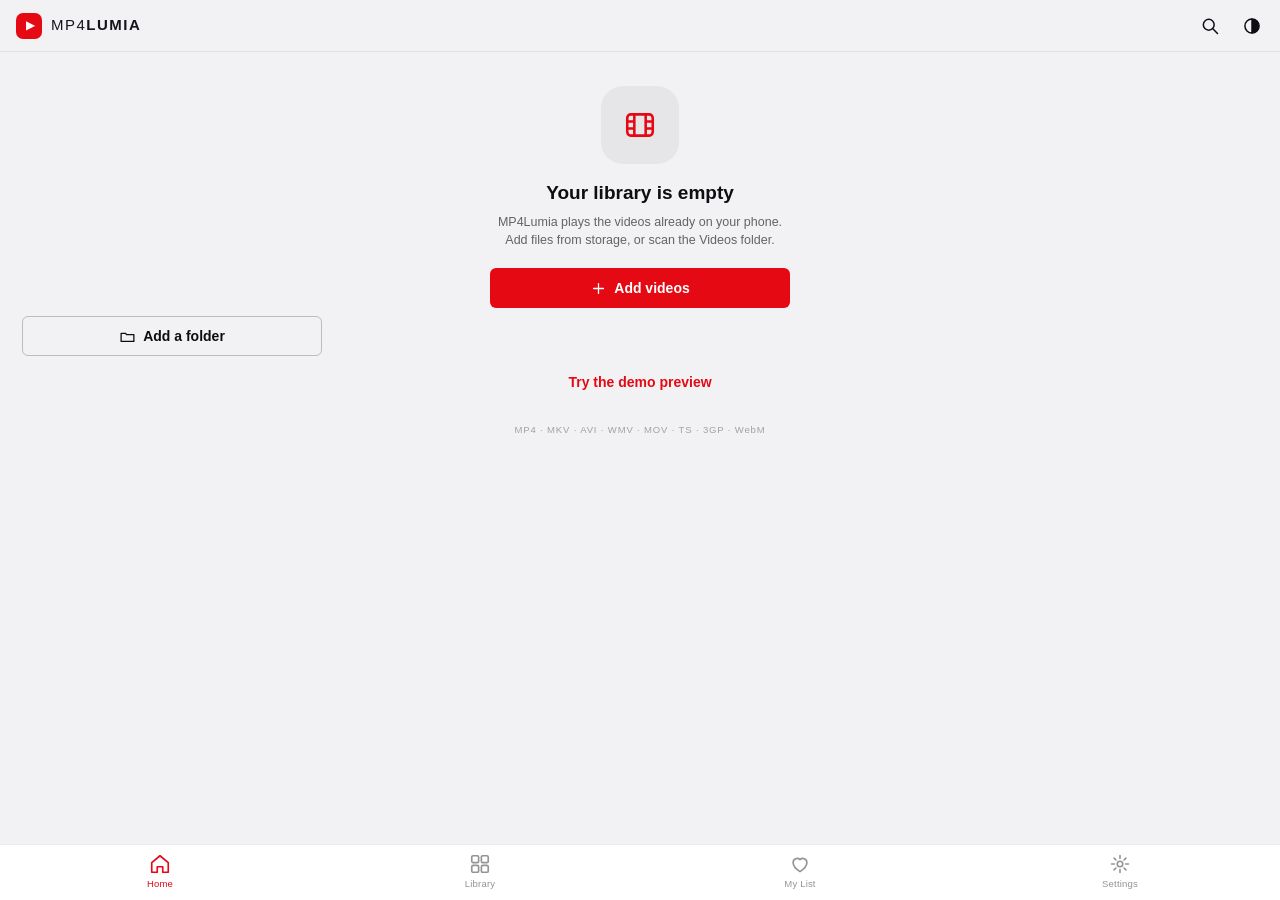
<file: MP4Lumia/MP4Lumia.html>
<!DOCTYPE html>
<html class="theme-dark">
<head>
<meta charset="utf-8" />
<meta name="viewport" content="width=device-width, initial-scale=1, maximum-scale=1, user-scalable=no" />
<meta name="format-detection" content="telephone=no" />
<meta name="msapplication-tap-highlight" content="no" />
<meta name="msapplication-navbutton-color" content="#0b0b0f" />
<title>MP4Lumia</title>
<style>
/* MP4Lumia — dark/light Netflix-style shell for the Nokia Lumia 929 (360x640 CSS px).
   Theme is class based (html.theme-dark / html.theme-light): no CSS variables, no
   grid, no flex gap, so EdgeHTML on Windows 10 Mobile renders it exactly like the
   Chromium preview. */

* { box-sizing: border-box; }

html, body { height: 100%; margin: 0; padding: 0; }

body {
  font-family: "Segoe UI", "Segoe WP", "Helvetica Neue", Arial, sans-serif;
  font-size: 14px;
  line-height: 1.35;
  overflow: hidden;
  display: flex;
  flex-direction: column;
  -webkit-text-size-adjust: 100%;
  -ms-text-size-adjust: 100%;
  -webkit-tap-highlight-color: rgba(0, 0, 0, 0);
  -webkit-user-select: none;
  user-select: none;
  cursor: default;
}

html.theme-dark body { background: #08080a; color: #f5f5f7; }
html.theme-light body { background: #f2f2f5; color: #0d0d12; }

.ico {
  width: 20px; height: 20px;
  display: block;
  fill: none;
  stroke: currentColor;
  stroke-width: 1.8;
  stroke-linecap: round;
  stroke-linejoin: round;
}
.ico.ico-fill { fill: currentColor; stroke: none; }

.hidden, #fileinput, #dirinput { display: none; }

/* ------------------------------------------------------------------ boot */

#boot {
  position: fixed; left: 0; right: 0; top: 0; bottom: 0;
  z-index: 200;
  display: flex;
  flex-direction: column;
  align-items: center;
  justify-content: center;
  background: #08080a;
  color: #ffffff;
  transition: opacity .28s ease;
}
body.booted #boot { opacity: 0; pointer-events: none; }
.boot-mark {
  width: 64px; height: 64px; border-radius: 16px;
  background: #e50914;
  display: flex; align-items: center; justify-content: center;
  font-size: 28px; line-height: 1; padding-left: 4px;
}
.boot-name {
  margin-top: 14px;
  letter-spacing: .28em;
  font-size: 13px;
  font-weight: 600;
  opacity: .85;
}
#jsfail {
  display: none;
  position: fixed; left: 0; right: 0; top: 0; bottom: 0;
  z-index: 210;
  padding: 32px 22px;
  background: #08080a;
  color: #f2f2f2;
  font-size: 14px;
  line-height: 1.5;
}

/* ------------------------------------------------------------------- bar */

.topbar {
  flex: 0 0 auto;
  height: 52px;
  display: flex;
  align-items: center;
  padding: 0 8px 0 16px;
  position: relative;
  z-index: 20;
}
html.theme-dark .topbar { background: #08080a; border-bottom: 1px solid rgba(255, 255, 255, 0.06); }
html.theme-light .topbar { background: #f2f2f5; border-bottom: 1px solid rgba(0, 0, 0, 0.07); }

.brand { display: flex; align-items: center; flex: 1 1 auto; min-width: 0; }
.brand-mark {
  width: 26px; height: 26px;
  border-radius: 7px;
  background: #e50914;
  color: #ffffff;
  display: flex; align-items: center; justify-content: center;
  font-size: 12px;
  padding-left: 2px;
  margin-right: 9px;
}
.brand-name {
  font-size: 15px;
  font-weight: 300;
  letter-spacing: .10em;
}
.brand-name b { font-weight: 700; }
html.theme-dark .brand-name { color: #f5f5f7; }
html.theme-light .brand-name { color: #14141a; }

.topbar-actions { display: flex; align-items: center; }
.iconbtn {
  width: 40px; height: 40px;
  margin-left: 2px;
  border: 0;
  border-radius: 50%;
  background: transparent;
  color: inherit;
  display: flex; align-items: center; justify-content: center;
  padding: 0;
}
.iconbtn:active { background: rgba(127, 127, 140, 0.18); }
#themebtn[data-mode="dark"] { color: #f0c674; }
#themebtn[data-mode="light"] { color: #e50914; }

/* ------------------------------------------------------------------ main */

.main {
  flex: 1 1 auto;
  overflow-y: auto;
  overflow-x: hidden;
  -webkit-overflow-scrolling: touch;
  padding-bottom: 20px;
}
.view { display: none; }
.view.active { display: block; }

/* ------------------------------------------------------------------ hero */

.hero {
  position: relative;
  height: 336px;
  background-color: #141419;
  background-position: center top;
  background-size: cover;
  background-repeat: no-repeat;
}
.hero-scrim {
  position: absolute; left: 0; right: 0; top: 0; bottom: 0;
  background: linear-gradient(to bottom, rgba(8, 8, 10, 0.10) 0%, rgba(8, 8, 10, 0.45) 45%, #08080a 100%);
}
html.theme-light .hero-scrim {
  background: linear-gradient(to bottom, rgba(242, 242, 245, 0.10) 0%, rgba(242, 242, 245, 0.62) 46%, #f2f2f5 100%);
}
.hero-body {
  position: absolute;
  left: 16px; right: 16px; bottom: 18px;
}
.hero-kicker {
  font-size: 10px;
  letter-spacing: .18em;
  text-transform: uppercase;
  color: #e50914;
  font-weight: 700;
  margin-bottom: 6px;
}
.hero-title {
  font-size: 27px;
  font-weight: 700;
  line-height: 1.1;
  letter-spacing: -0.01em;
  margin-bottom: 7px;
  text-shadow: 0 1px 8px rgba(0, 0, 0, 0.35);
}
html.theme-light .hero-title { text-shadow: none; }
.hero-meta {
  font-size: 12px;
  opacity: .78;
  margin-bottom: 12px;
}
.hero-prog {
  height: 3px;
  width: 132px;
  background: rgba(150, 150, 160, 0.45);
  border-radius: 2px;
  overflow: hidden;
  margin-bottom: 12px;
}
.hero-prog span { display: block; height: 3px; background: #e50914; }
.hero-actions { display: flex; align-items: center; }

/* ---------------------------------------------------------------- buttons */

.btn {
  border: 0;
  border-radius: 6px;
  padding: 0 16px;
  height: 40px;
  font-family: inherit;
  font-size: 14px;
  font-weight: 600;
  display: inline-flex;
  align-items: center;
  justify-content: center;
  background: transparent;
  color: inherit;
  white-space: nowrap;
}
.btn .ico { width: 17px; height: 17px; margin-right: 7px; }
.btn:active { opacity: .78; }
.btn-primary { background: #e50914; color: #ffffff; }
.btn-ghost { border: 1px solid rgba(140, 140, 152, 0.45); margin-left: 9px; }
html.theme-light .btn-ghost { border-color: rgba(0, 0, 0, 0.22); }
.hero-actions .btn { height: 38px; }
.btn.wide {
  display: flex;
  width: 100%;
  margin: 8px 0 0 0;
}
.btn.wide + .btn.wide { margin-left: 0; }
.btn-link {
  background: transparent;
  color: #e50914;
  font-weight: 600;
  margin-top: 6px;
}
.btn-danger { background: #c1121f; color: #ffffff; }

/* ------------------------------------------------------------------ rows */

.home-foot {
  padding: 18px 16px 4px;
  font-size: 11.5px;
  opacity: .5;
}

.row { margin-top: 18px; }
.row-head {
  display: flex;
  align-items: baseline;
  padding: 0 16px 9px;
}
.row-title { font-size: 14.5px; font-weight: 700; letter-spacing: .01em; }
.row-count { font-size: 11px; opacity: .5; margin-left: 8px; }

.strip {
  display: flex;
  overflow-x: auto;
  overflow-y: hidden;
  padding: 0 16px 6px;
  -ms-overflow-style: none;
  scrollbar-width: none;
  -webkit-overflow-scrolling: touch;
}
.strip::-webkit-scrollbar { display: none; }

.tile { flex: 0 0 auto; width: 158px; margin-right: 10px; }
.tile:active { opacity: .82; }
.strip .tile { scroll-snap-align: start; }

.thumb {
  position: relative;
  width: 100%;
  height: 89px;
  border-radius: 8px;
  overflow: hidden;
  background-color: #1b1b22;
  background-position: center;
  background-size: cover;
  background-repeat: no-repeat;
}
html.theme-light .thumb { background-color: #dcdce3; }
.thumb .badge {
  position: absolute; left: 6px; top: 6px;
  font-size: 8.5px;
  font-weight: 700;
  letter-spacing: .08em;
  color: #ffffff;
  background: rgba(0, 0, 0, 0.62);
  border-radius: 4px;
  padding: 2px 5px;
}
.thumb .dur {
  position: absolute; right: 6px; bottom: 6px;
  font-size: 9.5px;
  color: #ffffff;
  background: rgba(0, 0, 0, 0.66);
  border-radius: 3px;
  padding: 1px 4px;
}
.thumb .seen {
  position: absolute; right: 6px; top: 6px;
  width: 16px; height: 16px;
  border-radius: 50%;
  background: rgba(0, 0, 0, 0.6);
  color: #ffffff;
  display: flex; align-items: center; justify-content: center;
}
.thumb .seen .ico { width: 10px; height: 10px; }
.pbar {
  position: absolute; left: 8px; right: 8px; bottom: 8px;
  height: 3px;
  background: rgba(255, 255, 255, 0.3);
  border-radius: 2px;
  overflow: hidden;
}
.pbar i { display: block; height: 3px; background: #e50914; }

.tname {
  font-size: 12.5px;
  font-weight: 600;
  margin-top: 7px;
  white-space: nowrap;
  overflow: hidden;
  text-overflow: ellipsis;
}
.tsub {
  font-size: 10.5px;
  opacity: .55;
  margin-top: 2px;
  white-space: nowrap;
  overflow: hidden;
  text-overflow: ellipsis;
  height: 14px;
}

/* --------------------------------------------------------------- page head */

.page-head { padding: 14px 16px 6px; }
.page-title { font-size: 24px; font-weight: 700; letter-spacing: -0.01em; }
.page-sub { font-size: 11.5px; opacity: .55; margin-top: 3px; }

.searchbar {
  display: flex;
  align-items: center;
  height: 38px;
  margin-top: 12px;
  padding: 0 10px;
  border-radius: 8px;
  background: rgba(255, 255, 255, 0.07);
}
html.theme-light .searchbar { background: rgba(0, 0, 0, 0.055); }
.searchbar .ico { width: 16px; height: 16px; opacity: .6; margin-right: 8px; flex: 0 0 auto; }
.searchbar input {
  flex: 1 1 auto;
  min-width: 0;
  border: 0;
  outline: none;
  background: transparent;
  color: inherit;
  font-family: inherit;
  font-size: 13.5px;
  height: 38px;
}
.searchbar input::-ms-clear { display: none; width: 0; height: 0; }
.clearbtn {
  border: 0; background: transparent; color: inherit;
  width: 26px; height: 26px; padding: 3px;
  opacity: .6;
}
.clearbtn .ico { width: 14px; height: 14px; }

.chips {
  display: flex;
  overflow-x: auto;
  padding: 10px 16px 0;
  -ms-overflow-style: none;
  scrollbar-width: none;
}
.chips::-webkit-scrollbar { display: none; }
.chip {
  flex: 0 0 auto;
  border: 1px solid rgba(140, 140, 152, 0.34);
  background: transparent;
  color: inherit;
  border-radius: 15px;
  height: 29px;
  padding: 0 13px;
  font-family: inherit;
  font-size: 12px;
  margin-right: 7px;
  opacity: .8;
}
html.theme-light .chip { border-color: rgba(0, 0, 0, 0.18); }
.chip.on {
  background: #e8e8ee;
  border-color: #e8e8ee;
  color: #0b0b0f;
  opacity: 1;
  font-weight: 600;
}
html.theme-dark .chip.on { background: #f2f2f6; border-color: #f2f2f6; color: #0b0b0f; }

/* ------------------------------------------------------------------ grid */

.grid {
  display: flex;
  flex-wrap: wrap;
  padding: 12px 16px 10px;
}
.grid .tile {
  width: calc(50% - 6px);
  margin: 0 0 15px 0;
}
.grid .tile:nth-child(odd) { margin-right: 12px; }
.grid .thumb { height: 89px; }
.grid-empty { padding: 18px 0; width: 100%; }

/* ----------------------------------------------------------------- empty */

.empty { padding: 34px 22px 24px; text-align: center; }
.empty-art {
  width: 78px; height: 78px;
  margin: 0 auto 16px;
  border-radius: 22px;
  background: rgba(255, 255, 255, 0.06);
  display: flex; align-items: center; justify-content: center;
  color: #e50914;
}
html.theme-light .empty-art { background: rgba(0, 0, 0, 0.05); }
.empty-art .ico { width: 34px; height: 34px; }
.empty-title { font-size: 19px; font-weight: 700; margin-bottom: 7px; }
.empty-sub { font-size: 12.5px; opacity: .62; line-height: 1.5; max-width: 300px; margin: 0 auto 18px; }
.empty .btn.wide { max-width: 300px; margin-left: auto; margin-right: auto; }
.empty .btn-ghost { margin-left: auto; margin-right: auto; display: flex; }
.empty-note {
  margin-top: 22px;
  font-size: 9.5px;
  letter-spacing: .09em;
  opacity: .35;
}

/* ----------------------------------------------------------------- cards */

.card {
  margin: 14px 16px;
  padding: 14px 14px 12px;
  border-radius: 12px;
  background: rgba(255, 255, 255, 0.045);
}
html.theme-light .card { background: #ffffff; box-shadow: 0 1px 2px rgba(15, 15, 25, 0.07); }
.card-title {
  font-size: 11px;
  font-weight: 700;
  letter-spacing: .12em;
  text-transform: uppercase;
  opacity: .5;
  margin-bottom: 12px;
}
.hint { font-size: 11px; opacity: .5; line-height: 1.45; margin-top: 10px; }

.themeseg { display: flex; }
.seg {
  flex: 1 1 0;
  border: 1px solid rgba(140, 140, 152, 0.3);
  background: transparent;
  color: inherit;
  border-radius: 8px;
  height: 52px;
  margin-right: 8px;
  font-family: inherit;
  font-size: 13px;
  display: flex; flex-direction: column;
  align-items: center; justify-content: center;
}
html.theme-light .seg { border-color: rgba(0, 0, 0, 0.14); }
.seg:last-child { margin-right: 0; }
.seg-t { font-weight: 600; }
.seg.auto .seg-s { font-size: 9px; opacity: .5; margin-top: 2px; }
.seg.on { background: #e50914; border-color: #e50914; color: #ffffff; }
.seg.on .seg-s { color: rgba(255, 255, 255, 0.75); }
.seg:active { opacity: .8; }

.rowitem { display: flex; align-items: center; padding: 8px 0; }
.rowitem-l { flex: 1 1 auto; min-width: 0; padding-right: 12px; }
.rowitem-t { font-size: 13.5px; font-weight: 600; }
.rowitem-s { font-size: 11px; opacity: .5; margin-top: 1px; }
.divider { height: 1px; background: rgba(140, 140, 152, 0.2); margin: 4px 0; }
html.theme-light .divider { background: rgba(0, 0, 0, 0.08); }

.sw {
  flex: 0 0 auto;
  width: 46px; height: 27px;
  border-radius: 14px;
  background: rgba(140, 140, 152, 0.4);
  position: relative;
  transition: background .16s;
}
.sw i {
  position: absolute;
  left: 3px; top: 3px;
  width: 21px; height: 21px;
  border-radius: 50%;
  background: #ffffff;
  transition: transform .16s;
}
.sw.on { background: #e50914; }
.sw.on i { transform: translateX(19px); }
.sw:active { opacity: .8; }

.speedval {
  font-size: 13px;
  font-weight: 700;
  color: #e50914;
}
.stat { font-size: 11.5px; opacity: .55; margin-bottom: 10px; }
.danger { color: #ff5d63; border-color: rgba(255, 93, 99, 0.4); }

.about-title { font-size: 16px; font-weight: 700; }
.about-sub { font-size: 11.5px; opacity: .55; line-height: 1.5; margin-top: 3px; margin-bottom: 12px; }
.kv {
  display: flex;
  align-items: baseline;
  font-size: 11.5px;
  padding: 5px 0;
  border-top: 1px solid rgba(140, 140, 152, 0.16);
}
html.theme-light .kv { border-color: rgba(0, 0, 0, 0.07); }
.kv span { flex: 0 0 auto; opacity: .5; margin-right: 10px; }
.kv b {
  flex: 1 1 auto;
  text-align: right;
  font-weight: 500;
  white-space: nowrap;
  overflow: hidden;
  text-overflow: ellipsis;
  min-width: 0;
}
.formats {
  font-size: 9.5px;
  letter-spacing: .07em;
  opacity: .38;
  line-height: 1.6;
  margin-top: 10px;
  word-spacing: 4px;
}

/* ----------------------------------------------------------------- tabbar */

.tabbar {
  flex: 0 0 auto;
  height: 56px;
  display: flex;
  position: relative;
  z-index: 30;
}
html.theme-dark .tabbar { background: #0d0d11; border-top: 1px solid rgba(255, 255, 255, 0.07); }
html.theme-light .tabbar { background: #ffffff; border-top: 1px solid rgba(0, 0, 0, 0.08); }

.tab {
  flex: 1 1 0;
  border: 0;
  background: transparent;
  color: inherit;
  font-family: inherit;
  padding: 8px 0 6px;
  display: flex;
  flex-direction: column;
  align-items: center;
  opacity: .44;
}
.tab .ico { width: 22px; height: 22px; }
.tab span { font-size: 9.5px; margin-top: 3px; letter-spacing: .02em; }
.tab.on { opacity: 1; color: #e50914; }
.tab:active { opacity: .7; }

/* ----------------------------------------------------------------- sheets */

.sheet {
  position: fixed;
  left: 0; right: 0; top: 0; bottom: 0;
  z-index: 60;
  background: rgba(0, 0, 0, 0.62);
  opacity: 0;
  visibility: hidden;
  pointer-events: none;
  transition: opacity .18s ease, visibility .18s ease;
}
.sheet.open { opacity: 1; visibility: visible; pointer-events: auto; }

.sheet-card {
  position: absolute;
  left: 0; right: 0; bottom: 0;
  max-height: 94%;
  overflow-y: auto;
  -webkit-overflow-scrolling: touch;
  border-radius: 16px 16px 0 0;
  transform: translateY(22px);
  transition: transform .22s ease;
  background: #101014;
}
html.theme-light .sheet-card { background: #ffffff; }
.sheet.open .sheet-card { transform: translateY(0); }

.confirm-card {
  position: absolute;
  left: 20px; right: 20px;
  top: 50%;
  transform: translateY(-46%);
  border-radius: 12px;
  padding: 20px 18px 14px;
  background: #1a1a20;
  transition: transform .18s ease;
}
html.theme-light .confirm-card { background: #ffffff; }
.sheet.open .confirm-card { transform: translateY(-50%); }
.confirm-title { font-size: 17px; font-weight: 700; margin-bottom: 7px; }
.confirm-body { font-size: 12.5px; opacity: .65; line-height: 1.5; margin-bottom: 16px; }
.confirm-actions { display: flex; justify-content: flex-end; }
.confirm-actions .btn { height: 38px; }
.confirm-actions .btn-ghost { margin-left: 0; }
.confirm-actions .btn + .btn { margin-left: 8px; }

/* ----------------------------------------------------------------- detail */

.detail-hero {
  position: relative;
  height: 210px;
  background-color: #16161c;
  background-position: center;
  background-size: cover;
  background-repeat: no-repeat;
}
.detail-scrim {
  position: absolute; left: 0; right: 0; top: 0; bottom: 0;
  background: linear-gradient(to bottom, rgba(0, 0, 0, 0.12) 0%, rgba(16, 16, 20, 0.45) 60%, #101014 100%);
}
html.theme-light .detail-scrim {
  background: linear-gradient(to bottom, rgba(0, 0, 0, 0.05) 0%, rgba(255, 255, 255, 0.5) 58%, #ffffff 100%);
}
.detail-x {
  position: absolute;
  right: 8px; top: 8px;
  background: rgba(0, 0, 0, 0.45);
  color: #ffffff;
}
.detail-x .ico { width: 18px; height: 18px; }
.detail-hero-t {
  position: absolute;
  left: 16px; bottom: 12px;
  font-size: 9.5px;
  font-weight: 700;
  letter-spacing: .12em;
  color: #ffffff;
  background: #e50914;
  border-radius: 3px;
  padding: 2px 6px;
}
.detail-body { padding: 4px 16px 22px; }
.detail-title { font-size: 22px; font-weight: 700; line-height: 1.15; }
.detail-meta { font-size: 11.5px; opacity: .55; margin-top: 5px; }
.dprog {
  height: 3px;
  background: rgba(140, 140, 152, 0.35);
  border-radius: 2px;
  overflow: hidden;
  margin-top: 14px;
}
.dprog span { display: block; height: 3px; background: #e50914; }
.dprog-t { font-size: 10.5px; opacity: .5; margin-top: 5px; }
.detail-body .btn-primary { margin-top: 14px; }
.detail-body .btn-ghost { margin-left: 0; margin-top: 8px; }

.drow {
  display: flex;
  margin: 18px 0 6px;
  border-top: 1px solid rgba(140, 140, 152, 0.18);
  padding-top: 14px;
}
html.theme-light .drow { border-color: rgba(0, 0, 0, 0.08); }
.dact {
  flex: 1 1 0;
  border: 0;
  background: transparent;
  color: inherit;
  font-family: inherit;
  font-size: 9.5px;
  padding: 0 2px;
  display: flex;
  flex-direction: column;
  align-items: center;
  opacity: .6;
}
.dact .ico { width: 21px; height: 21px; margin-bottom: 5px; }
.dact.on { opacity: 1; color: #e50914; }
.dact:active { opacity: .45; }
.kvs { margin-top: 12px; }

/* ----------------------------------------------------------------- player */

.player {
  position: fixed;
  left: 0; right: 0; top: 0; bottom: 0;
  z-index: 80;
  background: #000000;
  color: #ffffff;
  display: none;
}
.player.open { display: block; }

.pstage {
  position: absolute;
  left: 0; right: 0; top: 0; bottom: 0;
  overflow: hidden;
  display: flex;
  align-items: center;
  justify-content: center;
  background: #000000;
}
#vid {
  width: 100%;
  height: 100%;
  background: #000000;
  transition: transform .18s ease;
}
video::-webkit-media-controls { display: none !important; }

.ptouch {
  position: absolute;
  left: 0; right: 0; top: 0; bottom: 0;
  z-index: 1;
}

.ptop {
  position: absolute;
  left: 0; right: 0; top: 0;
  z-index: 3;
  display: flex;
  align-items: center;
  padding: 8px 10px 26px 4px;
  background: linear-gradient(to bottom, rgba(0, 0, 0, 0.72), rgba(0, 0, 0, 0));
  opacity: 0;
  pointer-events: none;
  transition: opacity .2s;
}
.pbottom {
  position: absolute;
  left: 0; right: 0; bottom: 0;
  z-index: 3;
  padding: 34px 14px 14px;
  background: linear-gradient(to top, rgba(0, 0, 0, 0.86), rgba(0, 0, 0, 0));
  opacity: 0;
  pointer-events: none;
  transition: opacity .2s;
}
.player.controls .ptop,
.player.controls .pbottom,
.player.paused .ptop,
.player.paused .pbottom { opacity: 1; pointer-events: auto; }

.pbtn {
  border: 0;
  background: transparent;
  color: #ffffff;
  width: 38px; height: 38px;
  border-radius: 50%;
  display: flex; align-items: center; justify-content: center;
  font-family: inherit;
  font-size: 12px;
  font-weight: 600;
  padding: 0;
}
.pbtn .ico { width: 23px; height: 23px; }
.pbtn:active { background: rgba(255, 255, 255, 0.16); }
.pbtn.ptext {
  width: auto;
  min-width: 46px;
  padding: 0 9px;
  border-radius: 6px;
  font-size: 12.5px;
}
.pbtn.ptext.on { background: rgba(255, 255, 255, 0.18); }
.pback .ico { width: 22px; height: 22px; }

.ptitlebox { flex: 1 1 auto; min-width: 0; padding: 0 6px; }
.ptitle {
  font-size: 13px;
  font-weight: 600;
  white-space: nowrap;
  overflow: hidden;
  text-overflow: ellipsis;
}
.psub {
  font-size: 9.5px;
  opacity: .55;
  letter-spacing: .05em;
  margin-top: 1px;
  white-space: nowrap;
  overflow: hidden;
  text-overflow: ellipsis;
}

.pcenter {
  position: absolute;
  left: 0; right: 0; top: 0; bottom: 0;
  z-index: 2;
  display: flex;
  align-items: center;
  justify-content: center;
  pointer-events: none;
}
.pbig {
  width: 68px; height: 68px;
  border-radius: 50%;
  border: 0;
  background: rgba(0, 0, 0, 0.42);
  color: #ffffff;
  display: flex; align-items: center; justify-content: center;
  opacity: 0;
  pointer-events: none;
  transition: opacity .18s;
}
.pbig .ico { width: 30px; height: 30px; margin-left: 3px; }
.player.paused .pbig { opacity: 1; pointer-events: auto; }
.player.paused .pbig .ico { margin-left: 0; }
.player.paused .pbig .ico.ico-fill { margin-left: 3px; }

.ptimes {
  display: flex;
  justify-content: space-between;
  font-size: 10.5px;
  opacity: .8;
  margin-bottom: 2px;
  padding: 0 2px;
}
.pseek {
  position: relative;
  height: 28px;
  margin-bottom: 2px;
  touch-action: none;
  -ms-touch-action: none;
}
.pseek:before {
  content: "";
  position: absolute;
  left: 0; right: 0; top: 12px;
  height: 4px;
  background: rgba(255, 255, 255, 0.26);
  border-radius: 2px;
}
.pbuf {
  position: absolute;
  left: 0; top: 12px;
  height: 4px;
  width: 0;
  background: rgba(255, 255, 255, 0.42);
  border-radius: 2px;
}
.pfill {
  position: absolute;
  left: 0; top: 12px;
  height: 4px;
  width: 0;
  background: #e50914;
  border-radius: 2px;
}
.pknob {
  position: absolute;
  top: 8px;
  left: 0;
  width: 12px; height: 12px;
  margin-left: -6px;
  border-radius: 50%;
  background: #e50914;
  box-shadow: 0 0 0 3px rgba(229, 9, 20, 0.22);
}
.pseek.on .pknob { box-shadow: 0 0 0 6px rgba(229, 9, 20, 0.28); }
.prow { display: flex; align-items: center; }
.prow .pspacer { flex: 1 1 auto; }

.pload {
  position: absolute;
  left: 50%; top: 50%;
  width: 44px; height: 44px;
  margin: -22px 0 0 -22px;
  border-radius: 50%;
  border: 3px solid rgba(255, 255, 255, 0.22);
  border-top-color: #ffffff;
  opacity: 0;
  pointer-events: none;
  z-index: 4;
  animation: spin 1s linear infinite;
}
.pload.on { opacity: 1; }
@keyframes spin { from { transform: rotate(0deg); } to { transform: rotate(360deg); } }

.pend {
  position: absolute;
  left: 0; right: 0; top: 0; bottom: 0;
  z-index: 5;
  display: none;
  flex-direction: column;
  align-items: center;
  justify-content: center;
  background: rgba(0, 0, 0, 0.72);
  padding: 24px;
  text-align: center;
}
.pend.open { display: flex; }
.pend-t { font-size: 11px; letter-spacing: .18em; text-transform: uppercase; color: #e50914; font-weight: 700; }
.pend-s { font-size: 20px; font-weight: 700; margin: 8px 0 18px; max-width: 300px; }
.pend .btn { margin: 4px 0; min-width: 190px; }

.perr {
  position: absolute;
  left: 18px; right: 18px;
  top: 50%;
  margin-top: -110px;
  z-index: 6;
  display: none;
  padding: 18px;
  border-radius: 12px;
  background: rgba(22, 22, 28, 0.96);
  border: 1px solid rgba(255, 255, 255, 0.12);
  color: #f2f2f4;
}
.perr.open { display: block; }
.perr-t { font-size: 15px; font-weight: 700; margin-bottom: 7px; }
.perr-m { font-size: 12px; opacity: .7; line-height: 1.5; margin-bottom: 14px; }
.perr .btn { height: 36px; font-size: 12.5px; margin-right: 8px; margin-top: 6px; }

/* ------------------------------------------------------------------ toast */

.toast {
  position: fixed;
  left: 50%;
  bottom: 76px;
  transform: translateX(-50%) translateY(10px);
  max-width: 86%;
  padding: 10px 15px;
  border-radius: 8px;
  background: rgba(26, 26, 32, 0.96);
  color: #f4f4f6;
  font-size: 12px;
  line-height: 1.35;
  z-index: 110;
  opacity: 0;
  pointer-events: none;
  transition: opacity .18s, transform .18s;
  text-align: center;
}
.toast.show { opacity: 1; transform: translateX(-50%) translateY(0); }
html.theme-light .toast { background: rgba(24, 24, 30, 0.94); }

/* ------------------------------------------------------------ wider screens */

@media (min-width: 560px) {
  .hero { height: 420px; }
  .hero-title { font-size: 34px; }
  .strip .tile { width: 190px; }
  .strip .thumb { height: 107px; }
  .grid .tile, .grid .tile:nth-child(odd) {
    width: calc(33.333% - 8px);
    margin: 0 12px 16px 0;
  }
  .grid .tile:nth-child(3n) { margin-right: 0; }
  .grid .thumb { height: 104px; }
  .detail-hero { height: 280px; }
}

@media (orientation: landscape) and (max-height: 480px) {
  .hero { height: 300px; }
  .hero-title { font-size: 24px; }
  .topbar { height: 46px; }
  .tabbar { height: 50px; }
  .tab span { display: none; }
  .tab .ico { width: 24px; height: 24px; }
}

</style>
</head>
<body>

<div id="boot"><div class="boot-mark">&#9654;</div><div class="boot-name">MP4LUMIA</div></div>
<div id="jsfail">MP4Lumia could not start on this device. JavaScript must be enabled.</div>

<header class="topbar">
  <div class="brand">
    <span class="brand-mark">&#9654;</span>
    <span class="brand-name">MP4<b>LUMIA</b></span>
  </div>
  <div class="topbar-actions">
    <button class="iconbtn" data-act="go-search" aria-label="Search">
      <svg class="ico" viewBox="0 0 24 24"><circle cx="10.5" cy="10.5" r="6.5"/><path d="M15.4 15.4L21 21"/></svg>
    </button>
    <button class="iconbtn" id="themebtn" data-act="cycle-theme" data-mode="default" aria-label="Change theme">
      <svg class="ico" viewBox="0 0 24 24"><circle cx="12" cy="12" r="8.5"/><path d="M12 3.5v17"/><path d="M12 3.5a8.5 8.5 0 0 1 0 17z" fill="currentColor" stroke="none"/></svg>
    </button>
  </div>
</header>

<main id="main" class="main">
  <section id="view-home" class="view active"></section>
  <section id="view-library" class="view"></section>
  <section id="view-list" class="view"></section>
  <section id="view-settings" class="view"></section>
</main>

<nav class="tabbar">
  <button class="tab on" data-act="tab" data-view="home">
    <svg class="ico" viewBox="0 0 24 24"><path d="M3 10.6L12 3l9 7.6V21h-6v-6H9v6H3z"/></svg>
    <span>Home</span>
  </button>
  <button class="tab" data-act="tab" data-view="library">
    <svg class="ico" viewBox="0 0 24 24"><rect x="3" y="3" width="7.5" height="7.5" rx="1.5"/><rect x="13.5" y="3" width="7.5" height="7.5" rx="1.5"/><rect x="3" y="13.5" width="7.5" height="7.5" rx="1.5"/><rect x="13.5" y="13.5" width="7.5" height="7.5" rx="1.5"/></svg>
    <span>Library</span>
  </button>
  <button class="tab" data-act="tab" data-view="list">
    <svg class="ico" viewBox="0 0 24 24"><path d="M12 20.3S4.5 15.6 4.5 10.4A4.4 4.4 0 0 1 12 7.2a4.4 4.4 0 0 1 7.5 3.2c0 5.2-7.5 9.9-7.5 9.9z"/></svg>
    <span>My List</span>
  </button>
  <button class="tab" data-act="tab" data-view="settings">
    <svg class="ico" viewBox="0 0 24 24"><circle cx="12" cy="12" r="3"/><path d="M12 2.8v3M12 18.2v3M2.8 12h3M18.2 12h3M5.5 5.5l2.1 2.1M16.4 16.4l2.1 2.1M18.5 5.5l-2.1 2.1M7.6 16.4l-2.1 2.1"/></svg>
    <span>Settings</span>
  </button>
</nav>

<div id="sheet" class="sheet"><div class="sheet-card" id="sheetc"></div></div>

<div id="confirm" class="sheet">
  <div class="confirm-card">
    <div class="confirm-title" id="confirmtitle"></div>
    <div class="confirm-body" id="confirmbody"></div>
    <div class="confirm-actions">
      <button class="btn btn-ghost" data-act="confirm-cancel">Cancel</button>
      <button class="btn btn-danger" id="confirmok" data-act="confirm-ok">Remove</button>
    </div>
  </div>
</div>

<div id="player" class="player">
  <div class="pstage" id="pstage">
    <video id="vid" playsinline webkit-playsinline preload="metadata"></video>
    <div class="ptouch" data-act="player-surface"></div>

    <div class="pload" id="pload"></div>

    <div class="pcenter">
      <button class="pbig" id="pbig" data-act="player-toggle" aria-label="Play or pause"></button>
    </div>

    <div class="ptop" id="ptop">
      <button class="pbtn pback" data-act="player-close" aria-label="Back">
        <svg class="ico" viewBox="0 0 24 24"><path d="M15 4l-8 8 8 8"/></svg>
      </button>
      <div class="ptitlebox">
        <div class="ptitle" id="ptitle"></div>
        <div class="psub" id="psub"></div>
      </div>
    </div>

    <div class="pbottom" id="pbottom">
      <div class="ptimes"><span id="pcur">0:00</span><span id="pdur">0:00</span></div>
      <div class="pseek" id="pseek">
        <div class="pbuf" id="pbuf"></div>
        <div class="pfill" id="pfill"></div>
        <div class="pknob" id="pknob"></div>
      </div>
      <div class="prow">
        <button class="pbtn" data-act="player-back10" aria-label="Back 10 seconds">&#8634;10</button>
        <button class="pbtn" id="ptoggle" data-act="player-toggle" aria-label="Play or pause"></button>
        <button class="pbtn" data-act="player-fwd10" aria-label="Forward 10 seconds">10&#8635;</button>
        <span class="pspacer"></span>
        <button class="pbtn ptext" id="pspeed" data-act="player-speed">1&times;</button>
        <button class="pbtn ptext" id="pfit" data-act="player-fit" aria-label="Fill screen">
          <svg class="ico" viewBox="0 0 24 24"><path d="M4 9V4h5M15 4h5v5M20 15v5h-5M9 20H4v-5"/></svg>
        </button>
      </div>
    </div>

    <div class="perr" id="perr">
      <div class="perr-t">Can&#8217;t play this file</div>
      <div class="perr-m" id="perrmsg"></div>
      <button class="btn btn-ghost" data-act="player-error-external">Open in Movies &amp; TV</button>
      <button class="btn btn-ghost" data-act="player-error-close">Close</button>
    </div>

    <div class="pend" id="pend">
      <div class="pend-t">Finished</div>
      <div class="pend-s" id="pends"></div>
      <button class="btn btn-primary" data-act="player-replay">Replay</button>
      <button class="btn btn-ghost" data-act="player-end-close">Back to library</button>
    </div>
  </div>
</div>

<div id="toast" class="toast"></div>

<input type="file" id="fileinput" multiple
       accept="video/*,.mkv,.avi,.wmv,.mov,.ts,.m2ts,.flv,.3gp,.ogv,.vob" />
<input type="file" id="dirinput" multiple webkitdirectory />

<script>
/* Runs before the app. External file because the Windows app host does not run
   inline script inside packaged HTML. Surfaces a fatal error instead of a blank page. */
(function () {
  "use strict";

  function probe() {
    var out = [];
    function t(name, fn) {
      try { fn(); out.push(name + " ok"); }
      catch (e) { out.push(name + " FAIL(" + ((e && e.message) || e) + ")"); }
    }
    t("video", function () {
      if (!document.createElement("video").canPlayType) throw new Error("missing");
    });
    t("storage", function () {
      window.localStorage.setItem("mp4.probe", "1");
      window.localStorage.removeItem("mp4.probe");
    });
    t("promise", function () {
      if (typeof Promise === "undefined") throw new Error("missing");
    });
    t("pointer", function () {
      if (!("onpointerdown" in window)) throw new Error("missing");
    });
    return out.join(" | ");
  }

  var p = probe();
  window.__mp4Probe = p;

  function fail(title, detail) {
    var box = document.getElementById("jsfail");
    if (box) {
      box.style.display = "block";
      box.textContent = title + (detail ? " " + detail : "") + "\n\n" + p;
    }
    var boot = document.getElementById("boot");
    if (boot) boot.style.display = "none";
  }

  window.__mp4Fail = fail;

  window.onerror = function (msg, src, line) {
    fail("MP4Lumia script error: " + msg + " (line " + line + ")", "");
    return true;
  };

  window.addEventListener("load", function () {
    setTimeout(function () {
      if (!window.MP4_READY) {
        fail("MP4Lumia did not start on this device.", "app.js did not run or threw while starting.");
      }
    }, 1200);
  }, false);
})();

</script>
<script>
/* MP4Lumia 1.0.0.0 - built 2026-11-08 23:52 from src/js (01-core.js, 02-views.js, 03-player.js) */
/* MP4Lumia — Netflix-style video player for the Nokia Lumia 929 (Windows 10 Mobile).
   This file is the core: helpers, state, storage, Windows Runtime platform layer,
   library operations and the thumbnail queue. It is concatenated with the other
   src/js modules into a single app.js by tools\pack-app.ps1. */
(function () {
  "use strict";

  var VERSION = "1.0.0.0";
  var LS_LIB = "mp4lumia.library.v1";
  var LS_SET = "mp4lumia.settings.v1";

  var VIDEO_EXT = ["mp4", "m4v", "mov", "mkv", "avi", "wmv", "asf", "mpg", "mpeg",
                   "ts", "m2ts", "mts", "webm", "3gp", "3g2", "flv", "vob",
                   "divx", "ogv", "rm", "rmvb", "f4v"];

  var MIME = {
    mp4: "video/mp4", m4v: "video/mp4", mov: "video/quicktime",
    mkv: "video/x-matroska", avi: "video/x-msvideo", wmv: "video/x-ms-wmv",
    asf: "video/x-ms-asf", mpg: "video/mpeg", mpeg: "video/mpeg",
    ts: "video/mp2t", m2ts: "video/mp2t", mts: "video/mp2t", webm: "video/webm",
    "3gp": "video/3gpp", "3g2": "video/3gpp2", flv: "video/x-flv",
    vob: "video/mpeg", divx: "video/x-msvideo", ogv: "video/ogg",
    rm: "application/vnd.rn-realmedia", rmvb: "application/vnd.rn-realmedia-vbr",
    f4v: "video/mp4"
  };

  var ICONS = {
    play:   '<path d="M8 5l11 7-11 7z"/>',
    pause:  '<path d="M8 5h3v14H8zM13 5h3v14h-3z"/>',
    back:   '<path d="M15 4l-8 8 8 8"/>',
    home:   '<path d="M3 10.6L12 3l9 7.6V21h-6v-6H9v6H3z"/>',
    grid:   '<rect x="3" y="3" width="7.5" height="7.5" rx="1.5"/><rect x="13.5" y="3" width="7.5" height="7.5" rx="1.5"/><rect x="3" y="13.5" width="7.5" height="7.5" rx="1.5"/><rect x="13.5" y="13.5" width="7.5" height="7.5" rx="1.5"/>',
    heart:  '<path d="M12 20.3S4.5 15.6 4.5 10.4A4.4 4.4 0 0 1 12 7.2a4.4 4.4 0 0 1 7.5 3.2c0 5.2-7.5 9.9-7.5 9.9z"/>',
    gear:   '<circle cx="12" cy="12" r="3"/><path d="M12 2.8v3M12 18.2v3M2.8 12h3M18.2 12h3M5.5 5.5l2.1 2.1M16.4 16.4l2.1 2.1M18.5 5.5l-2.1 2.1M7.6 16.4l-2.1 2.1"/>',
    search: '<circle cx="10.5" cy="10.5" r="6.5"/><path d="M15.4 15.4L21 21"/>',
    theme:  '<circle cx="12" cy="12" r="8.5"/><path d="M12 3.5v17" /><path d="M12 3.5a8.5 8.5 0 0 1 0 17z" fill="currentColor" stroke="none"/>',
    plus:   '<path d="M12 5v14M5 12h14"/>',
    close:  '<path d="M6 6l12 12M18 6L6 18"/>',
    check:  '<path d="M4.5 12.5l5 5 10-11"/>',
    trash:  '<path d="M4 7h16M9.5 7V4.5h5V7M6.5 7l1 13h9l1-13"/>',
    external: '<path d="M14 4h6v6M20 4l-8.5 8.5"/><path d="M18 14v5a1 1 0 0 1-1 1H5a1 1 0 0 1-1-1V7a1 1 0 0 1 1-1h5"/>',
    fit:    '<path d="M4 9V4h5M15 4h5v5M20 15v5h-5M9 20H4v-5"/>',
    film:   '<rect x="3" y="4.5" width="18" height="15" rx="2.5"/><path d="M8 4.5v15M16 4.5v15M3 9.5h5M3 14.5h5M16 9.5h5M16 14.5h5"/>',
    folder: '<path d="M3 7.5h6l2 2h10v9.5H3z"/>',
    refresh: '<path d="M20 12a8 8 0 1 1-2.5-5.8"/><path d="M20 4v4.5h-4.5"/>',
    info:   '<circle cx="12" cy="12" r="8.5"/><path d="M12 11v6M12 7.6v.2"/>',
    chevron: '<path d="M9 5l7 7-7 7"/>',
    clock:  '<circle cx="12" cy="12" r="8.5"/><path d="M12 7.5V12l3.2 2"/>',
    drive:  '<rect x="3" y="13" width="18" height="6" rx="2"/><path d="M5.5 16h.2M8.5 16h.2"/><path d="M6 13l1.6-6.4A2 2 0 0 1 9.5 5h5a2 2 0 0 1 1.9 1.6L18 13"/>'
  };

  function icon(name, cls) {
    return '<svg class="ico ' + (cls || "") + '" viewBox="0 0 24 24" aria-hidden="true">' +
           (ICONS[name] || "") + "</svg>";
  }

  /* ---------------------------------------------------------------- helpers */

  function $(id) { return document.getElementById(id); }

  function esc(s) {
    return String(s === null || s === undefined ? "" : s)
      .replace(/&/g, "&amp;").replace(/</g, "&lt;").replace(/>/g, "&gt;")
      .replace(/"/g, "&quot;");
  }

  function clamp(v, a, b) { return v < a ? a : (v > b ? b : v); }
  function now() { return new Date().getTime(); }
  function pad2(n) { return n < 10 ? "0" + n : "" + n; }

  function fmtTime(sec) {
    if (!isFinite(sec) || sec < 0) sec = 0;
    sec = Math.floor(sec);
    var h = Math.floor(sec / 3600), m = Math.floor((sec % 3600) / 60), s = sec % 60;
    return h ? h + ":" + pad2(m) + ":" + pad2(s) : m + ":" + pad2(s);
  }

  function fmtDur(sec) {
    if (!isFinite(sec) || sec <= 0) return "";
    sec = Math.round(sec);
    var h = Math.floor(sec / 3600), m = Math.round((sec % 3600) / 60);
    if (h) return h + "h " + (m < 10 ? "0" + m : m) + "m";
    return (m || 1) + " min";
  }

  function fmtSize(b) {
    if (!b) return "";
    var u = ["B", "KB", "MB", "GB", "TB"], i = 0, n = b;
    while (n >= 1024 && i < u.length - 1) { n /= 1024; i++; }
    return (i === 0 || n >= 10 ? Math.round(n) : n.toFixed(1)) + " " + u[i];
  }

  function fmtDate(ms) {
    if (!ms) return "";
    var d = new Date(ms), t = new Date();
    var m = ["Jan", "Feb", "Mar", "Apr", "May", "Jun",
             "Jul", "Aug", "Sep", "Oct", "Nov", "Dec"];
    var s = m[d.getMonth()] + " " + d.getDate();
    if (d.getFullYear() !== t.getFullYear()) s += ", " + d.getFullYear();
    return s;
  }

  function pct(pos, dur) {
    if (!dur || !isFinite(dur) || dur <= 0) return 0;
    return clamp(Math.round((pos / dur) * 100), 0, 100);
  }

  function resLabel(it) {
    if (!it.videoW || !it.videoH) return "";
    var h = Math.min(it.videoW, it.videoH);
    if (h >= 2000) return "4K";
    if (h >= 1000) return "1080p";
    if (h >= 700) return "720p";
    if (h >= 400) return "480p";
    return it.videoW + "\u00d7" + it.videoH;
  }

  function hashStr(s) {
    var h = 5381, i;
    for (i = 0; i < s.length; i++) h = ((h << 5) + h + s.charCodeAt(i)) | 0;
    return Math.abs(h).toString(36);
  }

  function hasDot(name) { return name.lastIndexOf(".") > 0; }

  function extOf(name) {
    if (!hasDot(name)) return "";
    return name.slice(name.lastIndexOf(".") + 1).toLowerCase();
  }

  function baseOf(name) {
    return hasDot(name) ? name.slice(0, name.lastIndexOf(".")) : name;
  }

  function folderOf(path) {
    if (!path) return "";
    var p = path.replace(/\//g, "\\");
    var i = p.lastIndexOf("\\");
    return i > 0 ? p.slice(0, i) : "";
  }

  function folderName(path) {
    var f = folderOf(path);
    if (!f) return "";
    var parts = f.split("\\");
    return parts[parts.length - 1] || f;
  }

  function cleanTitle(name) {
    var s = baseOf(name);
    s = s.replace(/[._]+/g, " ").replace(/\s+/g, " ").trim();
    s = s.replace(/\[[^\]]*\]/g, " ");
    s = s.replace(/\b(2160p|1080p|720p|480p|4k|uhd|hdr|hdrip|bdrip|brrip|dvdrip|webrip|web-dl|webdl|hdtv|x264|x265|h264|h265|hevc|avc|aac\d*|ac3|eac3|dts|dd5|10bit|8bit|proper|repack|extended|remux|yify|yts)\b/gi, " ");
    s = s.replace(/\s*-\s*$/, "").replace(/\s+/g, " ").trim();
    return s || baseOf(name);
  }

  function byName(a, b) {
    var x = (a.title || a.name || "").toLowerCase(), y = (b.title || b.name || "").toLowerCase();
    return x < y ? -1 : (x > y ? 1 : 0);
  }

  function isVideoName(name) {
    var e = extOf(name || "");
    if (!e) return false;
    for (var i = 0; i < VIDEO_EXT.length; i++) if (VIDEO_EXT[i] === e) return true;
    return false;
  }

  /* ------------------------------------------------------------ app state */

  var S = {
    lib: [],
    set: {
      theme: "default",     // default | dark | light
      resume: true,
      continueRow: true,
      speed: 1
    },
    view: "home",
    sort: "recent",
    filter: "all",
    q: "",
    currentId: null,
    playerId: null,
    demo: false
  };

  var thumbs = {};        // id -> image url (object url or data url)
  var urls = {};          // id -> playback object url
  var files = {};         // id -> File (browser builds only)
  var tokened = {};       // id -> true once the future-access token is stored
  var paintTimer = null;
  var saveLibTimer = null;

  function byId(id) {
    for (var i = 0; i < S.lib.length; i++) if (S.lib[i].id === id) return S.lib[i];
    return null;
  }

  /* -------------------------------------------------------------- storage */

  function loadLib() {
    var raw = null;
    try { raw = localStorage.getItem(LS_LIB); } catch (e) { raw = null; }
    if (!raw) return;
    var parsed = null;
    try { parsed = JSON.parse(raw); } catch (e) { parsed = null; }
    if (!parsed || !parsed.length) return;
    for (var i = 0; i < parsed.length; i++) {
      var it = parsed[i];
      if (!it || !it.id) continue;
      it.position = Number(it.position) || 0;
      it.duration = Number(it.duration) || 0;
      it.size = Number(it.size) || 0;
      it.videoW = Number(it.videoW) || 0;
      it.videoH = Number(it.videoH) || 0;
      it.watched = !!it.watched;
      it.fav = !!it.fav;
      it.dateAdded = Number(it.dateAdded) || now();
      it.lastOpened = Number(it.lastOpened) || 0;
      S.lib.push(it);
    }
  }

  function saveLib() {
    if (S.demo) return;
    var out = [];
    for (var i = 0; i < S.lib.length; i++) {
      var it = S.lib[i], copy = {};
      for (var k in it) if (Object.prototype.hasOwnProperty.call(it, k)) copy[k] = it[k];
      out.push(copy);
    }
    try { localStorage.setItem(LS_LIB, JSON.stringify(out)); } catch (e) { /* full or blocked */ }
  }

  function saveLibSoon() {
    if (saveLibTimer) return;
    saveLibTimer = setTimeout(function () { saveLibTimer = null; saveLib(); }, 900);
  }

  function loadSettings() {
    var raw = null;
    try { raw = localStorage.getItem(LS_SET); } catch (e) { raw = null; }
    if (!raw) return;
    var p = null;
    try { p = JSON.parse(raw); } catch (e) { p = null; }
    if (!p) return;
    if (p.theme === "dark" || p.theme === "light" || p.theme === "default") S.set.theme = p.theme;
    if (typeof p.resume === "boolean") S.set.resume = p.resume;
    if (typeof p.continueRow === "boolean") S.set.continueRow = p.continueRow;
    if (isFinite(p.speed) && p.speed > 0) S.set.speed = p.speed;
  }

  function saveSettings() {
    if (S.demo) return;
    try { localStorage.setItem(LS_SET, JSON.stringify(S.set)); } catch (e) { }
  }

  /* ------------------------------------------------------------- platform */

  var P = {
    winrt: false,
    engine: "browser"
  };

  try {
    P.winrt = !!(window.Windows && Windows.Storage && Windows.Storage.Pickers &&
                  Windows.Storage.Pickers.FileOpenPicker);
  } catch (e) { P.winrt = false; }

  if (P.winrt) {
    try {
      if (window.MSApp && MSApp.createBlobFromRandomAccessStream) P.engine = "EdgeHTML + Windows Runtime";
      else P.engine = "EdgeHTML";
    } catch (e) { P.engine = "EdgeHTML"; }
  } else {
    P.engine = navigator.userAgent.indexOf("Chrome") >= 0 ? "Chromium (preview)" : "browser";
  }

  function mimeFor(ext) { return MIME[ext] || "video/mp4"; }

  function currentFiles() {
    try { return Windows.Storage.KnownFolders.videosLibrary; } catch (e) { return null; }
  }

  function tokenFor(id, file) {
    try {
      Windows.Storage.AccessCache.StorageApplicationPermissions.futureAccessList
        .addOrReplace(id, file);
      tokened[id] = true;
      return true;
    } catch (e) { return false; }
  }

  function dropToken(id) {
    try {
      Windows.Storage.AccessCache.StorageApplicationPermissions.futureAccessList.remove(id);
    } catch (e) { }
    delete tokened[id];
  }

  function getFile(item) {
    if (files[item.id]) return Promise.resolve(files[item.id]);
    if (!P.winrt) return Promise.resolve(null);
    return new Promise(function (resolve) {
      try {
        Windows.Storage.AccessCache.StorageApplicationPermissions.futureAccessList
          .getItemAsync(item.id)
          .then(function (file) {
            if (file) { files[item.id] = file; }
            resolve(file || null);
          }, function () { resolve(null); });
      } catch (e) { resolve(null); }
    });
  }

  function pickFiles(useFolder) {
    if (P.winrt) {
      return new Promise(function (resolve, reject) {
        try {
          var picker = new Windows.Storage.Pickers.FileOpenPicker();
          picker.viewMode = Windows.Storage.Pickers.PickerViewMode.thumbnail;
          try {
            picker.suggestedStartLocation =
              Windows.Storage.Pickers.PickerLocationId.videosLibrary;
          } catch (e) { }
          picker.commitButtonText = "Add to MP4Lumia";
          var types = [];
          for (var i = 0; i < VIDEO_EXT.length; i++) types.push("." + VIDEO_EXT[i]);
          picker.fileTypeFilter.replaceAll(types);
          picker.pickMultipleFilesAsync().then(function (list) {
            resolve(list ? toArray(list) : []);
          }, function (err) { reject(err); });
        } catch (e) { reject(e); }
      });
    }
    return new Promise(function (resolve, reject) {
      var input = useFolder ? $("dirinput") : $("fileinput");
      if (!input) { reject(new Error("no input")); return; }
      var done = false;
      function finish(list) {
        if (done) return;
        done = true;
        input.removeEventListener("change", changed, false);
        input.value = "";
        resolve(list || []);
      }
      function changed() {
        var out = [];
        var fl = input.files;
        for (var i = 0; fl && i < fl.length; i++) out.push(fl[i]);
        finish(out);
      }
      input.addEventListener("change", changed, false);
      try { input.value = ""; } catch (e) { }
      input.click();
      setTimeout(function () { if (!done) { /* keep waiting: user may still pick */ } }, 200);
    });
  }

  function scanVideosFolder() {
    if (!P.winrt) return Promise.reject(new Error("Only available in the installed app"));
    return new Promise(function (resolve, reject) {
      var lib = currentFiles();
      if (!lib) { reject(new Error("Videos folder is not available")); return; }
      var opts = null;
      try {
        opts = new Windows.Storage.Search.QueryOptions(
          Windows.Storage.Search.CommonFileQuery.defaultQuery, [".mp4"]);
        opts.folderDepth = Windows.Storage.Search.FolderDepth.deep;
        opts.indexerOption = Windows.Storage.Search.IndexerOption.useIndexerWhenAvailable;
        var types = [];
        for (var i = 0; i < VIDEO_EXT.length; i++) types.push("." + VIDEO_EXT[i]);
        opts.fileTypeFilter.replaceAll(types);
      } catch (e) { opts = null; }
      function done(list) { resolve(list ? toArray(list) : []); }
      try {
        if (opts) {
          lib.createFileQueryWithOptions(opts).getFilesAsync().then(done, function (err) {
            // fall back to one level of folders
            lib.getFilesAsync().then(done, function () { reject(err); });
          });
        } else {
          lib.getFilesAsync().then(done, function (err) { reject(err); });
        }
      } catch (e) { reject(e); }
    });
  }

  function openExternal(item) {
    if (!P.winrt) { toast("Open in Movies & TV is only available on the phone"); return; }
    getFile(item).then(function (file) {
      if (!file) { toast("File is not available"); return; }
      try {
        Windows.System.Launcher.launchFileAsync(file).then(function (ok) {
          if (!ok) toast("No app found to open this file");
        }, function () { toast("Could not open this file"); });
      } catch (e) { toast("Could not open this file"); }
    });
  }

  function systemTheme() {
    if (P.winrt) {
      try {
        var ui = new Windows.UI.ViewManagement.UISettings();
        var c = ui.getColorValue(Windows.UI.ViewManagement.UIColorType.background);
        var lum = (0.2126 * c.r + 0.7152 * c.g + 0.0722 * c.b) / 255;
        return lum > 0.55 ? "light" : "dark";
      } catch (e) { }
    }
    try {
      if (window.matchMedia) {
        if (window.matchMedia("(prefers-color-scheme: light)").matches) return "light";
        if (window.matchMedia("(prefers-color-scheme: dark)").matches) return "dark";
      }
    } catch (e) { }
    return "dark";
  }

  function watchSystemTheme() {
    if (P.winrt) {
      try {
        var ui = new Windows.UI.ViewManagement.UISettings();
        ui.addEventListener("colorvalueschanged", function () {
          if (S.set.theme === "default") { applyTheme(); schedulePaint(); }
        });
      } catch (e) { }
      return;
    }
    try {
      if (window.matchMedia) {
        var mq = window.matchMedia("(prefers-color-scheme: light)");
        var handler = function () {
          if (S.set.theme === "default") { applyTheme(); schedulePaint(); }
        };
        if (mq.addEventListener) mq.addEventListener("change", handler);
        else if (mq.addListener) mq.addListener(handler);
      }
    } catch (e) { }
  }

  function toArray(list) {
    var out = [];
    for (var i = 0; i < list.length; i++) out.push(list[i]);
    return out;
  }

  function deviceInfo() {
    if (!P.winrt) {
      return "Browser preview \u00b7 " + (navigator.userAgent || "").slice(0, 40);
    }
    var s = "Windows 10 Mobile";
    try {
      var v = Windows.System.Profile.AnalyticsInfo.versionInfo;
      if (v && v.deviceFamilyVersion) s += " " + v.deviceFamilyVersion;
      if (v && v.deviceFamily) s += " \u00b7 " + String(v.deviceFamily).replace("Windows.", "");
    } catch (e) { }
    return s;
  }

  /* --------------------------------------------------------------- library */

  function addFile(file, playNow) {
    if (!file) return null;
    var name = file.name || "video";
    if (!isVideoName(name)) {
      // still accept anything the picker handed us, but label it
    }
    var ext = extOf(name) || "vid";
    var size = 0;
    try { size = file.size || 0; } catch (e) { size = 0; }
    var path = "";
    try { path = file.path || ""; } catch (e) { path = ""; }
    var key = (path || name).toLowerCase() + "|" + size;

    for (var i = 0; i < S.lib.length; i++) {
      if (S.lib[i].key === key) return null;
    }

    var id = "v" + hashStr(key + "|" + S.lib.length);
    var modified = 0;
    try { modified = file.dateModified ? new Date(file.dateModified).getTime() : now(); }
    catch (e) { modified = now(); }

    var item = {
      id: id,
      key: key,
      name: name,
      title: cleanTitle(name),
      ext: ext,
      size: size,
      path: path,
      folder: folderName(path),
      dateAdded: now(),
      modified: modified,
      duration: 0,
      videoW: 0,
      videoH: 0,
      position: 0,
      lastOpened: 0,
      watched: false,
      fav: false,
      demo: false
    };

    if (P.winrt) tokenFor(id, file);
    else files[id] = file;

    S.lib.push(item);
    saveLibSoon();
    enqueueEnrich(item);
    queueThumbs();
    return item;
  }

  function addFiles(list, silent) {
    var added = [], i;
    for (i = 0; i < list.length; i++) {
      var it = addFile(list[i]);
      if (it) added.push(it);
    }
    if (added.length) {
      paint();
      if (!silent) {
        toast(added.length === 1 ? "Added \u201c" + (added[0].title || added[0].name) + "\u201d"
                                 : "Added " + added.length + " videos");
      }
    } else if (!silent) {
      toast("Those videos are already in your library");
    }
    return added;
  }

  function removeItem(id) {
    var item = byId(id);
    if (!item) return;
    if (P.winrt) dropToken(id);
    delete files[id];
    if (urls[id]) { try { URL.revokeObjectURL(urls[id]); } catch (e) { } delete urls[id]; }
    delete thumbs[id];
    for (var i = S.lib.length - 1; i >= 0; i--) if (S.lib[i].id === id) S.lib.splice(i, 1);
    if (S.currentId === id) S.currentId = null;
    saveLib();
    paint();
  }

  function clearLibrary() {
    if (P.winrt) { for (var i = 0; i < S.lib.length; i++) dropToken(S.lib[i].id); }
    for (var id in urls) { try { URL.revokeObjectURL(urls[id]); } catch (e) { } }
    urls = {}; files = {}; thumbs = {};
    S.lib = [];
    S.currentId = null;
    if (P.winrt) { try { localStorage.removeItem(LS_LIB); } catch (e) { } }
    saveLib();
    paint();
    toast("Library cleared");
  }

  /* ------------------------------------------------------------ enrichment */

  var enrichQueue = [];
  var enrichBusy = 0;

  function enqueueEnrich(item) {
    if (!item || (item.duration && item.videoW)) return;
    enrichQueue.push(item);
    pumpEnrich();
  }

  function pumpEnrich() {
    if (enrichBusy > 0 || !enrichQueue.length) return;
    var item = enrichQueue.shift();
    if (!item || (item.duration && item.videoW)) { pumpEnrich(); return; }
    enrichBusy++;
    (function (it) {
      readProps(it).then(function (props) {
        if (props) {
          if (props.duration) it.duration = props.duration;
          if (props.width) it.videoW = props.width;
          if (props.height) it.videoH = props.height;
          saveLibSoon();
          schedulePaint();
        }
      }, function () { }).then(function () {
        enrichBusy--;
        pumpEnrich();
      });
    })(item);
    // run a couple in parallel when there is a queue
    if (enrichQueue.length && enrichBusy < 2) setTimeout(pumpEnrich, 30);
  }

  function tsToSeconds(v) {
    if (typeof v !== "number" || !isFinite(v) || v <= 0) return 0;
    if (v > 10000000) return v / 10000000;   // 100ns ticks
    if (v > 60000) return v / 1000;          // milliseconds
    return v;                                 // already seconds
  }

  function readProps(item) {
    if (P.winrt) {
      return getFile(item).then(function (file) {
        if (!file) throw new Error("missing");
        return file.properties.getVideoPropertiesAsync().then(function (p) {
          return {
            duration: tsToSeconds(p.duration),
            width: p.width || 0,
            height: p.height || 0
          };
        });
      });
    }
    return new Promise(function (resolve, reject) {
      var file = files[item.id];
      if (!file) { reject(new Error("no file")); return; }
      var v = document.createElement("video");
      var localUrl = null;
      var done = false;
      function finish(props) {
        if (done) return;
        done = true;
        try { v.removeAttribute("src"); v.load(); } catch (e) { }
        if (localUrl) { try { URL.revokeObjectURL(localUrl); } catch (e) { } }
        resolve(props);
      }
      try { localUrl = URL.createObjectURL(file); } catch (e) { reject(e); return; }
      v.preload = "metadata";
      v.muted = true;
      v.addEventListener("loadedmetadata", function () {
        finish({ duration: isFinite(v.duration) ? v.duration : 0,
                 width: v.videoWidth || 0, height: v.videoHeight || 0 });
      }, false);
      v.addEventListener("error", function () { finish({ duration: 0, width: 0, height: 0 }); }, false);
      v.src = localUrl;
      setTimeout(function () { finish({ duration: 0, width: 0, height: 0 }); }, 8000);
    });
  }

  /* ------------------------------------------------------------ thumbnails */

  var thumbQueue = [];
  var thumbActive = 0;
  var THUMB_MAX = 3;

  function queueThumbs() {
    var nodes = document.querySelectorAll("[data-thumb]");
    for (var i = 0; i < nodes.length; i++) {
      var id = nodes[i].getAttribute("data-thumb");
      if (!id) continue;
      if (thumbs[id]) {
        if (nodes[i].style.backgroundImage.indexOf("url(") < 0 && nodes[i].getAttribute("data-done") !== "1") {
          nodes[i].style.backgroundImage = "url(" + thumbs[id] + ")";
          nodes[i].setAttribute("data-done", "1");
        }
        continue;
      }
      if (nodes[i].getAttribute("data-q") === "1") continue;
      nodes[i].setAttribute("data-q", "1");
      if (thumbQueue.indexOf(id) < 0) thumbQueue.push(id);
    }
    pumpThumbs();
  }

  function pumpThumbs() {
    while (thumbActive < THUMB_MAX && thumbQueue.length) {
      (function (id) {
        var item = byId(id);
        if (!item) { return; }
        thumbActive++;
        makeThumb(item).then(function (url) {
          if (url) {
            thumbs[id] = url;
            paintThumb(id);
          }
        }, function () { }).then(function () {
          thumbActive--;
          pumpThumbs();
        });
      })(thumbQueue.shift());
    }
  }

  function paintThumb(id) {
    var nodes = document.querySelectorAll('[data-thumb="' + id + '"]');
    for (var i = 0; i < nodes.length; i++) {
      if (!thumbs[id]) continue;
      nodes[i].style.backgroundImage = "url(" + thumbs[id] + ")";
      nodes[i].className += nodes[i].className.indexOf("hasthumb") < 0 ? " hasthumb" : "";
    }
  }

  function makeThumb(item) {
    if (item.demo) {
      var poster = window.MP4 && window.MP4.demoPoster ? window.MP4.demoPoster(item) : null;
      return poster ? Promise.resolve(poster) : Promise.reject(new Error("demo"));
    }
    if (P.winrt) {
      return getFile(item).then(function (file) {
        if (!file) throw new Error("missing");
        return file.getThumbnailAsync(
          Windows.Storage.FileProperties.ThumbnailMode.videosView, 480,
          Windows.Storage.FileProperties.ThumbnailOptions.useCurrentScale
        ).then(function (thumb) {
          if (!thumb) return null;
          var url = null;
          try {
            var blob = MSApp.createBlobFromRandomAccessStream(
              thumb.contentType || "image/jpeg", thumb);
            url = URL.createObjectURL(blob);
          } catch (e) { url = null; }
          return url;
        });
      });
    }
    var file = files[item.id];
    if (!file) return Promise.reject(new Error("no file"));
    return captureFrame(file);
  }

  function captureFrame(file) {
    return new Promise(function (resolve, reject) {
      var v = document.createElement("video");
      var src = null, settled = false;
      function end(err, data) {
        if (settled) return;
        settled = true;
        try { v.removeAttribute("src"); v.load(); } catch (e) { }
        if (src) { try { URL.revokeObjectURL(src); } catch (e) { } }
        if (data) resolve(data); else reject(err || new Error("thumb"));
      }
      try { src = URL.createObjectURL(file); } catch (e) { reject(e); return; }
      v.muted = true;
      v.preload = "auto";
      v.addEventListener("loadeddata", function () {
        try { v.currentTime = Math.min(3, Math.max(0.2, (v.duration || 4) * 0.2)); }
        catch (e) { }
      }, false);
      v.addEventListener("seeked", function () {
        try {
          var w = 320;
          var h = Math.max(90, Math.round(w * (v.videoHeight || 9) / (v.videoWidth || 16)));
          var c = document.createElement("canvas");
          c.width = w; c.height = h;
          c.getContext("2d").drawImage(v, 0, 0, w, h);
          end(null, c.toDataURL("image/jpeg", 0.72));
        } catch (e) { end(e); }
      }, false);
      v.addEventListener("error", function () { end(new Error("decode")); }, false);
      v.src = src;
      setTimeout(function () { end(new Error("timeout")); }, 8000);
    });
  }

  /* --------------------------------------------------------------- effects */

  var toastTimer = null;

  function toast(msg) {
    var t = $("toast");
    if (!t) return;
    t.textContent = msg;
    t.className = "toast show";
    if (toastTimer) clearTimeout(toastTimer);
    toastTimer = setTimeout(function () { t.className = "toast"; }, 2600);
  }

  var confirmCb = null;

  function askConfirm(title, body, okLabel, cb) {
    var box = $("confirm");
    if (!box) { if (window.confirm(title + "\n" + body)) cb(); return; }
    $("confirmtitle").textContent = title;
    $("confirmbody").textContent = body;
    $("confirmok").textContent = okLabel || "OK";
    confirmCb = cb;
    box.className = "sheet open";
  }

  function closeConfirm() {
    var box = $("confirm");
    if (box) box.className = "sheet";
    confirmCb = null;
  }

  /* ---------------------------------------------------------------- paint */

  function schedulePaint() {
    if (paintTimer) return;
    paintTimer = setTimeout(function () {
      paintTimer = null;
      if ($("player").className.indexOf("open") >= 0) return;
      paint();
    }, 700);
  }

  function paint() {
    var A = window.MP4 || {};
    if (S.view === "home" && A.renderHome) A.renderHome();
    else if (S.view === "library" && A.paintLibraryGrid) A.paintLibraryGrid();
    else if (S.view === "list" && A.renderMyList) A.renderMyList();
    else if (S.view === "settings" && A.renderSettings) A.renderSettings();
    queueThumbs();
  }

  /* Everything below is used by the view and player modules. */
  var APP = {
    VERSION: VERSION,
    S: S,
    P: P,
    ICONS: ICONS,
    icon: icon, $: $, esc: esc, clamp: clamp, now: now, pad2: pad2,
    fmtTime: fmtTime, fmtDur: fmtDur, fmtSize: fmtSize, fmtDate: fmtDate,
    pct: pct, resLabel: resLabel, baseOf: baseOf, extOf: extOf,
    folderOf: folderOf, folderName: folderName, cleanTitle: cleanTitle,
    byName: byName, isVideoName: isVideoName, VIDEO_EXT: VIDEO_EXT,
    byId: byId, loadLib: loadLib, saveLib: saveLib, saveLibSoon: saveLibSoon,
    loadSettings: loadSettings, saveSettings: saveSettings,
    mimeFor: mimeFor, getFile: getFile, pickFiles: pickFiles,
    scanVideosFolder: scanVideosFolder, openExternal: openExternal,
    systemTheme: systemTheme, watchSystemTheme: watchSystemTheme,
    deviceInfo: deviceInfo, toArray: toArray,
    addFile: addFile, addFiles: addFiles, removeItem: removeItem,
    clearLibrary: clearLibrary, enqueueEnrich: enqueueEnrich,
    queueThumbs: queueThumbs, paintThumb: paintThumb, makeThumb: makeThumb,
    thumbs: thumbs, urls: urls, files: files,
    toast: toast, askConfirm: askConfirm, closeConfirm: closeConfirm,
    schedulePaint: schedulePaint, paint: paint,
    confirmCb: function () { return confirmCb; },
    clearConfirmCb: function () { confirmCb = null; },
    applyTheme: applyTheme
  };

  window.MP4 = APP;

  function applyTheme() {
    var mode = S.set.theme;
    var eff = mode === "default" ? systemTheme() : mode;
    var html = document.documentElement;
    html.className = "theme-" + eff;
    try {
      var meta = document.querySelector('meta[name="msapplication-navbutton-color"]');
      if (meta) meta.setAttribute("content", eff === "light" ? "#f2f2f5" : "#0b0b0f");
    } catch (e) { }
    var btn = $("themebtn");
    if (btn) btn.setAttribute("data-mode", mode);
  }
})();

/* MP4Lumia — views: home, library, my list, settings, detail sheet and actions. */
(function () {
  "use strict";

  var A = window.MP4;
  var S = A.S, P = A.P;
  var $ = A.$, esc = A.esc, icon = A.icon;
  var fmtTime = A.fmtTime, fmtDur = A.fmtDur, fmtSize = A.fmtSize, fmtDate = A.fmtDate;
  var pct = A.pct, resLabel = A.resLabel, byId = A.byId;

  /* --------------------------------------------------------------- helpers */

  function byDateDesc(a, b) { return (b.dateAdded || 0) - (a.dateAdded || 0); }
  function byOpenedDesc(a, b) { return (b.lastOpened || 0) - (a.lastOpened || 0); }
  function bySizeDesc(a, b) { return (b.size || 0) - (a.size || 0); }
  function byDurDesc(a, b) { return (b.duration || 0) - (a.duration || 0); }

  function metaLine(it) {
    var bits = [];
    if (it.ext) bits.push(it.ext.toUpperCase());
    var r = resLabel(it);
    if (r) bits.push(r);
    var d = fmtDur(it.duration);
    if (d) bits.push(d);
    if (it.size) bits.push(fmtSize(it.size));
    return bits.join(" \u00b7 ");
  }

  function tileSub(it) {
    var bits = [];
    var r = resLabel(it);
    if (r) bits.push(r);
    if (it.size) bits.push(fmtSize(it.size));
    if (it.watched) bits.push("Watched");
    else if (it.position > 5) bits.push(pct(it.position, it.duration) + "% watched");
    return bits.join(" \u00b7 ");
  }

  function thumbStyle(it) {
    return A.thumbs[it.id] ? ' style="background-image:url(' + A.thumbs[it.id] + ')"' : "";
  }

  function tile(it) {
    var p = pct(it.position, it.duration);
    var dur = fmtDur(it.duration);
    return '<div class="tile" data-act="open" data-id="' + esc(it.id) + '">' +
      '<div class="thumb' + (A.thumbs[it.id] ? " hasthumb" : "") + '" data-thumb="' + esc(it.id) + '"' + thumbStyle(it) + '>' +
        '<span class="badge">' + esc((it.ext || "vid").toUpperCase()) + '</span>' +
        (dur ? '<span class="dur">' + dur + '</span>' : '') +
        (it.watched ? '<span class="seen">' + icon("check") + '</span>' : '') +
        (p > 0 && !it.watched ? '<span class="pbar"><i style="width:' + p + '%"></i></span>' : '') +
      '</div>' +
      '<div class="tname">' + esc(it.title || it.name) + '</div>' +
      '<div class="tsub">' + esc(tileSub(it)) + '</div>' +
    '</div>';
  }

  function rowHtml(title, items, sub) {
    if (!items.length) return "";
    var html = '<div class="row"><div class="row-head"><span class="row-title">' + esc(title) + '</span>' +
               '<span class="row-count">' + (sub || items.length) + '</span></div>' +
               '<div class="strip">';
    for (var i = 0; i < items.length && i < 30; i++) html += tile(items[i]);
    return html + '</div></div>';
  }

  function heroHtml(it) {
    var isCont = it.position > 5 && !it.watched;
    var p = pct(it.position, it.duration);
    return '<div class="hero" data-thumb="' + esc(it.id) + '"' + thumbStyle(it) + '>' +
      '<div class="hero-scrim"></div>' +
      '<div class="hero-body">' +
        '<div class="hero-kicker">' + (isCont ? "Continue watching" : "Featured") + '</div>' +
        '<div class="hero-title">' + esc(it.title || it.name) + '</div>' +
        '<div class="hero-meta">' + esc(metaLine(it) || it.name) + '</div>' +
        (isCont ? '<div class="hero-prog"><span style="width:' + p + '%"></span></div>' : '') +
        '<div class="hero-actions">' +
          '<button class="btn btn-primary" data-act="play" data-id="' + esc(it.id) + '">' +
            icon(isCont ? "play" : "play", "ico-fill") +
            (isCont ? "Resume" : "Play") +
          '</button>' +
          '<button class="btn btn-ghost" data-act="open" data-id="' + esc(it.id) + '">' +
            icon("info") + 'More info' +
          '</button>' +
        '</div>' +
      '</div>' +
    '</div>';
  }

  function emptyState() {
    var html = '<div class="empty">' +
      '<div class="empty-art">' + icon("film") + '</div>' +
      '<div class="empty-title">Your library is empty</div>' +
      '<div class="empty-sub">MP4Lumia plays the videos already on your phone. Add files from storage, or scan the Videos folder.</div>' +
      '<button class="btn btn-primary wide" data-act="add">' + icon("plus") + 'Add videos</button>';
    if (P.winrt) {
      html += '<button class="btn btn-ghost wide" data-act="scan">' + icon("refresh") + 'Scan Videos folder</button>';
    } else {
      html += '<button class="btn btn-ghost wide" data-act="addfolder">' + icon("folder") + 'Add a folder</button>' +
              '<button class="btn btn-link" data-act="demo">Try the demo preview</button>';
    }
    html += '<div class="empty-note">MP4 \u00b7 MKV \u00b7 AVI \u00b7 WMV \u00b7 MOV \u00b7 TS \u00b7 3GP \u00b7 WebM</div>';
    return html + '</div>';
  }

  /* ------------------------------------------------------------------ home */

  function renderHome() {
    var v = $("view-home");
    if (!v) return;
    if (!S.lib.length) { v.innerHTML = emptyState(); return; }

    var cont = [], fav = [], all = S.lib.slice();
    for (var i = 0; i < S.lib.length; i++) {
      if (S.lib[i].position > 5 && !S.lib[i].watched) cont.push(S.lib[i]);
      if (S.lib[i].fav) fav.push(S.lib[i]);
    }
    cont.sort(byOpenedDesc);
    fav.sort(byNameSafe);
    all.sort(byNameSafe);
    var recent = S.lib.slice().sort(byDateDesc);

    var hero = cont[0] || recent[0];
    var html = hero ? heroHtml(hero) : "";
    if (S.set.continueRow) html += rowHtml("Continue watching", cont);
    html += rowHtml("My list", fav);
    html += rowHtml("Recently added", recent.slice(0, 12));
    html += rowHtml("All videos", all);
    html += '<div class="home-foot">' + S.lib.length + ' videos \u00b7 ' + fmtSize(totalSize()) + ' in your library</div>';
    v.innerHTML = html;
    A.queueThumbs();
  }

  function byNameSafe(a, b) { return A.byName(a, b); }

  function totalSize() {
    var n = 0;
    for (var i = 0; i < S.lib.length; i++) n += S.lib[i].size || 0;
    return n;
  }

  /* --------------------------------------------------------------- library */

  function formatsPresent() {
    var seen = {}, out = [];
    for (var i = 0; i < S.lib.length; i++) {
      var e = S.lib[i].ext || "vid";
      if (!seen[e]) { seen[e] = 1; out.push(e); }
    }
    out.sort();
    return out;
  }

  function renderLibrary() {
    var v = $("view-library");
    if (!v) return;
    var exts = formatsPresent();
    var html = '<div class="page-head">' +
      '<div class="page-title">My Library</div>' +
      '<div class="page-sub" id="libcount">' + countLabel(S.lib) + '</div>' +
      '<div class="searchbar">' + icon("search") +
        '<input id="q" type="search" placeholder="Search your videos" autocomplete="off" autocorrect="off" spellcheck="false" value="' + esc(S.q) + '" />' +
        (S.q ? '<button class="clearbtn" data-act="clear-q" aria-label="Clear">' + icon("close") + '</button>' : '') +
      '</div>';

    html += '<div class="chips">';
    var sorts = [["recent", "Recent"], ["name", "A\u2013Z"], ["size", "Largest"], ["duration", "Longest"]];
    for (var i = 0; i < sorts.length; i++) {
      html += '<button class="chip' + (S.sort === sorts[i][0] ? " on" : "") + '" data-act="sort" data-sort="' + sorts[i][0] + '">' + sorts[i][1] + '</button>';
    }
    html += '</div>';

    if (exts.length > 1) {
      html += '<div class="chips">';
      html += '<button class="chip' + (S.filter === "all" ? " on" : "") + '" data-act="filter" data-f="all">All</button>';
      for (i = 0; i < exts.length; i++) {
        html += '<button class="chip' + (S.filter === exts[i] ? " on" : "") + '" data-act="filter" data-f="' + esc(exts[i]) + '">' + esc(exts[i].toUpperCase()) + '</button>';
      }
      html += '</div>';
    }

    html += '</div><div class="grid" id="libgrid"></div>';
    v.innerHTML = html;

    var q = $("q");
    if (q) {
      q.addEventListener("input", function () {
        S.q = q.value || "";
        var clear = v.querySelector(".clearbtn");
        if (!clear && S.q) {
          var btn = document.createElement("button");
          btn.className = "clearbtn";
          btn.setAttribute("data-act", "clear-q");
          btn.setAttribute("aria-label", "Clear");
          btn.innerHTML = icon("close");
          q.parentNode.appendChild(btn);
        } else if (clear && !S.q) {
          clear.parentNode.removeChild(clear);
        }
        paintLibraryGrid();
      }, false);
    }
    paintLibraryGrid();
  }

  function countLabel(items) {
    var size = 0, watched = 0;
    for (var i = 0; i < items.length; i++) {
      size += items[i].size || 0;
      if (items[i].watched) watched++;
    }
    var s = items.length + (items.length === 1 ? " video" : " videos");
    if (size) s += " \u00b7 " + fmtSize(size);
    if (watched) s += " \u00b7 " + watched + " watched";
    return s;
  }

  function filteredLibrary() {
    var out = [], q = (S.q || "").toLowerCase(), i;
    for (i = 0; i < S.lib.length; i++) {
      var it = S.lib[i];
      if (S.filter !== "all" && (it.ext || "vid") !== S.filter) continue;
      if (q && (it.title || "").toLowerCase().indexOf(q) < 0 &&
               (it.name || "").toLowerCase().indexOf(q) < 0) continue;
      out.push(it);
    }
    if (S.sort === "name") out.sort(byNameSafe);
    else if (S.sort === "size") out.sort(bySizeDesc);
    else if (S.sort === "duration") out.sort(byDurDesc);
    else out.sort(byDateDesc);
    return out;
  }

  function paintLibraryGrid() {
    var grid = $("libgrid");
    if (!grid) return;
    var items = filteredLibrary();
    if (!S.lib.length) {
      grid.innerHTML = '<div class="grid-empty">' + emptyState() + '</div>';
    } else if (!items.length) {
      grid.innerHTML = '<div class="grid-empty"><div class="empty-sub">No videos match that search.</div>' +
        '<button class="btn btn-ghost" data-act="reset-filters">Reset filters</button></div>';
    } else {
      var html = "";
      for (var i = 0; i < items.length; i++) html += tile(items[i]);
      grid.innerHTML = html;
    }
    var cnt = $("libcount");
    if (cnt) cnt.textContent = countLabel(items);
    A.queueThumbs();
  }

  /* --------------------------------------------------------------- my list */

  function renderMyList() {
    var v = $("view-list");
    if (!v) return;
    var fav = [];
    for (var i = 0; i < S.lib.length; i++) if (S.lib[i].fav) fav.push(S.lib[i]);
    fav.sort(byNameSafe);

    var html = '<div class="page-head"><div class="page-title">My List</div>' +
      '<div class="page-sub">' + (fav.length ? fav.length + (fav.length === 1 ? " title saved" : " titles saved") : "Saved videos appear here") + '</div></div>';

    if (!fav.length) {
      html += '<div class="empty"><div class="empty-art">' + icon("heart") + '</div>' +
        '<div class="empty-title">Nothing saved yet</div>' +
        '<div class="empty-sub">Open any video, then tap <b>My List</b> to keep it here.</div>' +
        '<button class="btn btn-ghost" data-act="tab" data-view="home">Browse library</button></div>';
    } else {
      html += '<div class="grid">';
      for (i = 0; i < fav.length; i++) html += tile(fav[i]);
      html += '</div>';
    }
    v.innerHTML = html;
    A.queueThumbs();
  }

  /* ------------------------------------------------------------- settings */

  function sw(key, on) {
    return '<div class="sw' + (on ? " on" : "") + '" data-act="toggle" data-key="' + key + '" role="switch" aria-checked="' + (on ? "true" : "false") + '"><i></i></div>';
  }

  function renderSettings() {
    var v = $("view-settings");
    if (!v) return;
    var watched = 0;
    for (var i = 0; i < S.lib.length; i++) if (S.lib[i].watched) watched++;

    var html = '<div class="page-head"><div class="page-title">Settings</div>' +
      '<div class="page-sub">MP4Lumia ' + A.VERSION + '</div></div>';

    html += '<div class="card"><div class="card-title">Appearance</div>' +
      '<div class="themeseg">' +
        themeBtn("default", "Default", "Auto") +
        themeBtn("dark", "Dark", "") +
        themeBtn("light", "Light", "") +
      '</div>' +
      '<div class="hint">Default follows the phone\u2019s dark or light theme. Dark and Light override it for this app only.</div></div>';

    html += '<div class="card"><div class="card-title">Playback</div>' +
      rowItem("Resume where I left off", "Continue from the last position", sw("resume", S.set.resume)) +
      '<div class="divider"></div>' +
      rowItem("Continue watching row", "Show unfinished videos on Home", sw("continueRow", S.set.continueRow)) +
      '<div class="divider"></div>' +
      '<div class="rowitem"><div class="rowitem-l"><div class="rowitem-t">Playback speed</div>' +
        '<div class="rowitem-s">Remembered for the next video</div></div>' +
        '<div class="speedval">' + S.set.speed + '\u00d7</div></div>' +
      '</div>';

    html += '<div class="card"><div class="card-title">Library</div>' +
      '<div class="stat">' + S.lib.length + ' videos \u00b7 ' + fmtSize(totalSize()) + ' \u00b7 ' + watched + ' watched</div>' +
      '<button class="btn btn-ghost wide" data-act="add">' + icon("plus") + 'Add videos\u2026</button>';
    if (P.winrt) {
      html += '<button class="btn btn-ghost wide" data-act="scan">' + icon("refresh") + 'Scan Videos folder</button>';
    } else {
      html += '<button class="btn btn-ghost wide" data-act="addfolder">' + icon("folder") + 'Add a folder\u2026</button>';
    }
    if (S.lib.length) {
      html += '<button class="btn btn-ghost wide danger" data-act="clear">' + icon("trash") + 'Clear library</button>';
    }
    html += '</div>';

    html += '<div class="card"><div class="card-title">About</div>' +
      '<div class="about-title">MP4Lumia</div>' +
      '<div class="about-sub">A Netflix-style player for the Nokia Lumia 929. Everything is local \u2014 no account, no network.</div>' +
      '<div class="kv"><span>Version</span><b>' + A.VERSION + '</b></div>' +
      '<div class="kv"><span>Device</span><b>' + esc(A.deviceInfo()) + '</b></div>' +
      '<div class="kv"><span>Engine</span><b>' + esc(P.engine) + '</b></div>' +
      '<div class="kv"><span>Decoding</span><b>Windows Media Foundation</b></div>' +
      '<div class="formats">' + A.VIDEO_EXT.map(function (e) { return e.toUpperCase(); }).join("  ") + '</div>' +
      '<div class="hint">MP4/H.264, MKV, AVI, WMV, MOV, TS and 3GP play through the phone\u2019s own codecs. A file whose codec the phone lacks (for example HEVC or AC-3 audio) opens in Movies &amp; TV from the video\u2019s page.</div>' +
      '</div>';

    v.innerHTML = html;
  }

  function themeBtn(mode, label, tag) {
    return '<button class="seg' + (mode === "default" ? " auto" : "") + (S.set.theme === mode ? " on" : "") + '" data-act="theme" data-theme="' + mode + '">' +
      '<span class="seg-t">' + label + '</span>' +
      (tag ? '<span class="seg-s">' + tag + '</span>' : '') + '</button>';
  }

  function rowItem(title, sub, right) {
    return '<div class="rowitem"><div class="rowitem-l"><div class="rowitem-t">' + esc(title) + '</div>' +
      '<div class="rowitem-s">' + esc(sub) + '</div></div>' + right + '</div>';
  }

  /* --------------------------------------------------------------- detail */

  function openDetail(id) {
    var it = byId(id);
    if (!it) return;
    S.currentId = id;
    var p = pct(it.position, it.duration);
    var resuming = it.position > 5 && !it.watched;

    var html = '<div class="detail">' +
      '<div class="detail-hero" data-thumb="' + esc(it.id) + '"' + thumbStyle(it) + '>' +
        '<div class="detail-scrim"></div>' +
        '<button class="iconbtn detail-x" data-act="close-sheet" aria-label="Close">' + icon("close") + '</button>' +
        '<div class="detail-hero-t">' + esc((it.ext || "vid").toUpperCase()) + '</div>' +
      '</div>' +
      '<div class="detail-body">' +
        '<div class="detail-title">' + esc(it.title || it.name) + '</div>' +
        '<div class="detail-meta">' + esc(metaLine(it)) + '</div>';

    if (p > 0) {
      html += '<div class="dprog"><span style="width:' + p + '%"></span></div>' +
        '<div class="dprog-t">' + (it.watched ? "Watched" : pct(it.position, it.duration) + "% \u00b7 " +
          (resuming ? "resume at " + fmtTime(it.position) : "not started")) + '</div>';
    }

    html += '<button class="btn btn-primary wide" data-act="play" data-id="' + esc(it.id) + '">' +
              icon("play", "ico-fill") + (resuming ? "Resume" : "Play") + '</button>';

    if (resuming) {
      html += '<button class="btn btn-ghost wide" data-act="restart" data-id="' + esc(it.id) + '">' +
              icon("refresh") + 'Start over</button>';
    }

    html += '<div class="drow">' +
      dact("fav", "heart", it.fav ? "In My List" : "My List", it.fav) +
      dact("watched", "check", it.watched ? "Watched" : "Mark seen", it.watched) +
      dact("external", "external", "Movies & TV", false) +
      dact("remove", "trash", "Remove", false) +
      '</div>';

    html += '<div class="kvs">' +
      kv("File", it.name) +
      (it.folder ? kv("Folder", it.folder) : "") +
      kv("Size", fmtSize(it.size) || "\u2014") +
      kv("Duration", fmtDur(it.duration) || "\u2014") +
      kv("Resolution", (it.videoW && it.videoH) ? it.videoW + " \u00d7 " + it.videoH : "\u2014") +
      kv("Format", (it.ext || "").toUpperCase() || "\u2014") +
      kv("Added", fmtDate(it.dateAdded)) +
      (it.position > 0 ? kv("Last position", fmtTime(it.position)) : "") +
      '</div>' +
      (P.winrt ? '<div class="hint">If this file will not decode here, Movies &amp; TV uses the same phone codecs with an extra fallback for audio tracks.</div>' : "") +
      '</div></div>';

    $("sheetc").innerHTML = html;
    $("sheetc").className = "sheet-card";
    $("sheet").className = "sheet open";
    A.queueThumbs();
  }

  function kv(k, v) {
    return '<div class="kv"><span>' + esc(k) + '</span><b>' + esc(v) + '</b></div>';
  }

  function dact(act, ic, label, on) {
    return '<button class="dact' + (on ? " on" : "") + '" data-act="' + act + '" data-id="' + esc(S.currentId) + '">' +
      icon(ic) + '<span>' + esc(label) + '</span></button>';
  }

  function closeSheet() {
    $("sheet").className = "sheet";
    S.currentId = null;
  }

  /* --------------------------------------------------------------- actions */

  function setTheme(mode) {
    S.set.theme = mode;
    A.saveSettings();
    A.applyTheme();
    renderSettings();
    toastTheme(mode);
  }

  function toastTheme(mode) {
    A.toast("Theme: " + (mode === "default" ? "Default (follows phone)" : mode.charAt(0).toUpperCase() + mode.slice(1)));
  }

  function cycleTheme() {
    var order = ["default", "dark", "light"];
    var i = order.indexOf(S.set.theme);
    setTheme(order[(i + 1) % order.length]);
  }

  function findItem(node) {
    var id = node ? node.getAttribute("data-id") : null;
    if (!id) id = S.currentId;
    return id ? byId(id) : null;
  }

  function act(name, node) {
    var it, id;
    if (name.indexOf("player-") === 0) {
      if (A.playerAction) A.playerAction(name);
      return;
    }
    switch (name) {
      case "tab":
        setView(node.getAttribute("data-view"));
        break;
      case "go-search":
        setView("library");
        setTimeout(function () { var q = $("q"); if (q) q.focus(); }, 120);
        break;
      case "cycle-theme":
        cycleTheme();
        break;
      case "theme":
        setTheme(node.getAttribute("data-theme"));
        break;
      case "toggle":
        toggleSetting(node.getAttribute("data-key"));
        break;
      case "sort":
        S.sort = node.getAttribute("data-sort");
        renderLibrary();
        break;
      case "filter":
        S.filter = node.getAttribute("data-f");
        renderLibrary();
        break;
      case "reset-filters":
        S.filter = "all"; S.q = "";
        renderLibrary();
        break;
      case "clear-q":
        S.q = "";
        renderLibrary();
        break;
      case "open":
        openDetail(node.getAttribute("data-id"));
        break;
      case "close-sheet":
        closeSheet();
        break;
      case "play":
        it = findItem(node);
        if (it) { closeSheet(); A.openPlayer(it.id); }
        break;
      case "restart":
        it = findItem(node);
        if (it) { closeSheet(); A.openPlayer(it.id, 0); }
        break;
      case "fav":
        it = findItem(node);
        if (it) {
          it.fav = !it.fav;
          A.saveLib();
          openDetail(it.id);
          A.schedulePaint();
          A.toast(it.fav ? "Added to My List" : "Removed from My List");
        }
        break;
      case "watched":
        it = findItem(node);
        if (it) {
          it.watched = !it.watched;
          if (it.watched) it.position = 0;
          A.saveLib();
          openDetail(it.id);
          A.schedulePaint();
          A.toast(it.watched ? "Marked as watched" : "Marked as unwatched");
        }
        break;
      case "remove":
        it = findItem(node);
        if (it) {
          A.askConfirm("Remove from library?",
            "The file stays on your phone. Only the MP4Lumia entry and its watch progress are removed.",
            "Remove", function () {
              A.removeItem(it.id);
              closeSheet();
              A.toast("Removed from library");
            });
        }
        break;
      case "external":
        it = findItem(node);
        if (it) A.openExternal(it);
        break;
      case "add":
        doAdd(false);
        break;
      case "addfolder":
        doAdd(true);
        break;
      case "scan":
        doScan();
        break;
      case "clear":
        A.askConfirm("Clear the library?",
          "This removes every entry and its watch progress. Your video files are not deleted.",
          "Clear", function () {
            A.clearLibrary();
            setView("home");
          });
        break;
      case "demo":
        if (A.startDemo) A.startDemo();
        break;
      case "confirm-ok":
        doConfirm();
        break;
      case "confirm-cancel":
        A.closeConfirm();
        break;
    }
  }

  function doConfirm() {
    var cb = A.confirmCb();
    A.closeConfirm();
    if (cb) { try { cb(); } catch (e) { } }
  }

  function toggleSetting(key) {
    if (key === "resume") S.set.resume = !S.set.resume;
    else if (key === "continueRow") S.set.continueRow = !S.set.continueRow;
    A.saveSettings();
    renderSettings();
    A.paint();
  }

  function doAdd(folder) {
    A.pickFiles(!!folder).then(function (list) {
      A.addFiles(list);
    }, function (err) {
      A.toast("Could not open the picker");
    });
  }

  function doScan() {
    A.toast("Scanning the Videos folder\u2026");
    A.scanVideosFolder().then(function (list) {
      if (!list.length) { A.toast("No videos found in the Videos folder"); return; }
      var added = A.addFiles(list, true);
      A.toast(added.length ? "Found " + added.length + " new videos" : "Everything is already in your library");
      A.schedulePaint();
    }, function (err) {
      A.toast("Videos folder unavailable \u2014 use Add videos");
    });
  }

  /* ------------------------------------------------------------------ init */

  function setView(name) {
    S.view = name;
    var names = ["home", "library", "list", "settings"];
    for (var i = 0; i < names.length; i++) {
      var n = $("view-" + names[i]);
      if (n) n.className = "view" + (names[i] === name ? " active" : "");
    }
    var main = $("main");
    if (main) main.scrollTop = 0;
    if (name === "home") renderHome();
    else if (name === "library") renderLibrary();
    else if (name === "list") renderMyList();
    else renderSettings();
    paintTabs();
    A.queueThumbs();
  }

  function paintTabs() {
    var tabs = document.querySelectorAll(".tab");
    for (var i = 0; i < tabs.length; i++) {
      var v = tabs[i].getAttribute("data-view");
      tabs[i].className = "tab" + (v === S.view ? " on" : "");
    }
  }

  document.addEventListener("click", function (e) {
    var t = e.target;
    while (t && t !== document) {
      if (t.getAttribute) {
        var a = t.getAttribute("data-act");
        if (a) { act(a, t); return; }
      }
      t = t.parentNode;
    }
    // tap outside the detail card closes it
    if (e.target && e.target.id === "sheet") closeSheet();
  }, false);

  A.renderHome = renderHome;
  A.renderLibrary = renderLibrary;
  A.paintLibraryGrid = paintLibraryGrid;
  A.renderMyList = renderMyList;
  A.renderSettings = renderSettings;
  A.openDetail = openDetail;
  A.closeSheet = closeSheet;
  A.act = act;
  A.doAdd = doAdd;
  A.setView = setView;
  A.setTheme = setTheme;
  A.cycleTheme = cycleTheme;
  A.paintTabs = paintTabs;
})();

/* MP4Lumia — the player: playback, transport controls, resume, error handling,
   demo library for browser previews, file activation and boot. */
(function () {
  "use strict";

  var A = window.MP4;
  var S = A.S, P = A.P;
  var $ = A.$, esc = A.esc, icon = A.icon;
  var fmtTime = A.fmtTime, fmtDur = A.fmtDur, fmtSize = A.fmtSize;
  var resLabel = A.resLabel, byId = A.byId, clamp = A.clamp, now = A.now;

  var SPEEDS = [0.5, 0.75, 1, 1.25, 1.5, 2];

  var pl = {
    item: null,
    hideTimer: null,
    lastSave: 0,
    dragging: false,
    pendingSeek: 0,
    controls: true,
    ended: false,
    durProbe: false
  };

  /* --------------------------------------------------------------- helpers */

  function subLine(it) {
    var bits = [];
    if (it.ext) bits.push(it.ext.toUpperCase());
    var r = resLabel(it);
    if (r) bits.push(r);
    var d = fmtDur(it.duration);
    if (d) bits.push(d);
    return bits.join(" \u00b7 ");
  }

  function setClasses() {
    var box = $("player"), vid = $("vid");
    var cls = "player open";
    if (pl.controls) cls += " controls";
    if (!vid || vid.paused) cls += " paused";
    if (pl.ended) cls += " ended";
    box.className = cls;
  }

  function showControls(on) {
    pl.controls = on !== false;
    setClasses();
    if (pl.hideTimer) { clearTimeout(pl.hideTimer); pl.hideTimer = null; }
    if (pl.controls && !pl.ended) {
      pl.hideTimer = setTimeout(function () {
        var vid = $("vid");
        if (vid && !vid.paused) { pl.controls = false; setClasses(); }
      }, 3400);
    }
  }

  function poke() { showControls(true); }

  /* ------------------------------------------------------------ resolution */

  function resolveUrl(it) {
    if (it.demo) return demoClipUrl();
    if (A.urls[it.id]) return Promise.resolve(A.urls[it.id]);

    if (P.winrt) {
      return A.getFile(it).then(function (file) {
        if (!file) throw new Error("missing");
        return file.openAsync(Windows.Storage.FileAccessMode.read).then(function (stream) {
          if (!window.MSApp || !MSApp.createBlobFromRandomAccessStream) throw new Error("no blob api");
          var blob = MSApp.createBlobFromRandomAccessStream(A.mimeFor(it.ext), stream);
          var url = URL.createObjectURL(blob);
          A.urls[it.id] = url;
          return url;
        });
      });
    }

    var f = A.files[it.id];
    if (!f) return Promise.reject(new Error("missing"));
    var u = URL.createObjectURL(f);
    A.urls[it.id] = u;
    return Promise.resolve(u);
  }

  /* ---------------------------------------------------------------- player */

  function openPlayer(id, startAt) {
    var it = byId(id);
    if (!it) return;
    if (pl.item && pl.item.id !== id) saveProgress(true);

    pl.item = it;
    pl.ended = false;
    pl.pendingSeek = 0;
    pl.durProbe = false;
    S.playerId = id;
    it.lastOpened = now();

    $("ptitle").textContent = it.title || it.name;
    $("psub").textContent = subLine(it);
    $("perr").className = "perr";
    $("pend").className = "pend";
    $("pload").className = "pload";
    $("pfit").setAttribute("data-on", "0");
    $("pfit").className = "pbtn ptext";

    var vid = $("vid");
    try { vid.pause(); } catch (e) { }
    try { vid.removeAttribute("src"); vid.load(); } catch (e) { }
    vid.style.transform = "";

    pl.controls = true;
    setClasses();

    var resume = 0;
    if (typeof startAt === "number") resume = startAt;
    else if (S.set.resume && !it.watched) resume = it.position || 0;
    if (resume > 0 && it.duration && resume > it.duration - 5) resume = 0;
    pl.pendingSeek = resume;

    $("pload").className = "pload on";
    resolveUrl(it).then(function (url) {
      if (S.playerId !== id) { return; }
      var speed = isFinite(S.set.speed) && S.set.speed > 0 ? S.set.speed : 1;
      updateSpeedLabel();
      vid.defaultPlaybackRate = speed;
      vid.src = url;
      // Assigning src resets playbackRate, so the remembered speed goes on after it.
      try { vid.playbackRate = speed; } catch (e) { }
      try {
        var p = vid.play();
        if (p && p.then) p.then(null, function () { setClasses(); });
      } catch (e) { setClasses(); }
      updateUi();
      poke();
    }, function (err) {
      if (S.playerId !== id) return;
      var msg;
      if (err && err.message === "missing") {
        msg = "This file is no longer available. It may have been moved or deleted, or its permission expired.";
      } else {
        msg = "Could not open this video. " + (err && err.message ? err.message : "");
      }
      showError(msg);
    });
  }

  function closePlayer() {
    var vid = $("vid");
    saveProgress(true);
    try { vid.pause(); } catch (e) { }
    try { vid.removeAttribute("src"); vid.load(); } catch (e) { }
    vid.style.transform = "";
    pl.item = null;
    pl.ended = false;
    S.playerId = null;
    if (pl.hideTimer) { clearTimeout(pl.hideTimer); pl.hideTimer = null; }
    $("player").className = "player";
    $("perr").className = "perr";
    $("pend").className = "pend";
    A.saveLib();
    A.paint();
  }

  function togglePlay() {
    var vid = $("vid");
    if (!vid || !pl.item) return;
    if (vid.paused) {
      var p = vid.play();
      if (p && p.then) p.then(null, function () { });
    } else {
      vid.pause();
      saveProgress(true);
    }
    poke();
  }

  function seekBy(delta) {
    var vid = $("vid");
    if (!vid || !isFinite(vid.duration)) return;
    var t = clamp((vid.currentTime || 0) + delta, 0, Math.max(0, vid.duration - 0.4));
    try { vid.currentTime = t; } catch (e) { }
    if (pl.ended) { pl.ended = false; $("pend").className = "pend"; }
    updateUi();
    poke();
  }

  function seekToRatio(r) {
    var vid = $("vid");
    if (!vid || !isFinite(vid.duration) || vid.duration <= 0) return;
    var t = clamp(vid.duration * r, 0, Math.max(0, vid.duration - 0.2));
    try { vid.currentTime = t; } catch (e) { }
    pl.ended = false;
    $("pend").className = "pend";
    updateUi();
  }

  function cycleSpeed() {
    var cur = S.set.speed || 1, i = SPEEDS.indexOf(cur);
    var next = SPEEDS[(i + 1) % SPEEDS.length];
    S.set.speed = next;
    A.saveSettings();
    var vid = $("vid");
    if (vid) {
      try { vid.defaultPlaybackRate = next; vid.playbackRate = next; } catch (e) { }
    }
    updateSpeedLabel();
    A.toast("Playback speed " + next + "\u00d7");
    poke();
  }

  function updateSpeedLabel() {
    var el = $("pspeed");
    if (el) el.textContent = (S.set.speed || 1) + "\u00d7";
  }

  function toggleFit() {
    var btn = $("pfit");
    var on = btn.getAttribute("data-on") === "1";
    btn.setAttribute("data-on", on ? "0" : "1");
    btn.className = "pbtn ptext" + (on ? "" : " on");
    applyFit();
    A.toast(on ? "Fit to screen" : "Fill the screen");
    poke();
  }

  function applyFit() {
    var vid = $("vid"), stage = $("pstage"), btn = $("pfit");
    if (!vid || !stage || !btn) return;
    if (btn.getAttribute("data-on") !== "1" || !vid.videoWidth || !vid.videoHeight) {
      vid.style.transform = "";
      return;
    }
    var cw = stage.clientWidth || 360, ch = stage.clientHeight || 640;
    var ar = vid.videoWidth / vid.videoHeight;
    var dw = Math.min(cw, ch * ar);
    var dh = dw / ar;
    var scale = Math.max(cw / dw, ch / dh);
    vid.style.transform = "scale(" + scale.toFixed(3) + ")";
    vid.style.transformOrigin = "50% 50%";
  }

  function updateUi() {
    var vid = $("vid"), it = pl.item;
    var dur = (vid && isFinite(vid.duration) && vid.duration > 0) ? vid.duration : (it ? it.duration : 0);
    var pos = vid ? (vid.currentTime || 0) : 0;
    var p = dur ? clamp((pos / dur) * 100, 0, 100) : 0;

    var cur = $("pcur"); if (cur) cur.textContent = fmtTime(pos);
    var durEl = $("pdur"); if (durEl) durEl.textContent = fmtTime(dur);
    if (!pl.dragging) {
      var fill = $("pfill"); if (fill) fill.style.width = p + "%";
      var knob = $("pknob"); if (knob) knob.style.left = p + "%";
    }
    try {
      if (vid && vid.buffered && vid.buffered.length && dur) {
        var b = vid.buffered.end(vid.buffered.length - 1);
        $("pbuf").style.width = clamp((b / dur) * 100, 0, 100) + "%";
      }
    } catch (e) { }

    var playing = vid && !vid.paused;
    $("ptoggle").innerHTML = playing ? icon("pause", "ico-fill") : icon("play", "ico-fill");
    $("pbig").innerHTML = playing ? icon("pause", "ico-fill") : icon("play", "ico-fill");
    setClasses();
  }

  function showError(msg) {
    $("perrmsg").textContent = msg;
    $("perr").className = "perr open";
    $("pload").className = "pload";
    pl.controls = true;
    setClasses();
  }

  function saveProgress(force) {
    var vid = $("vid"), it = pl.item;
    if (!it) return;
    if (!vid || !isFinite(vid.duration) || vid.duration <= 0) {
      if (force) A.saveLibSoon();
      return;
    }
    var pos = vid.currentTime || 0;
    if (pl.ended || pos >= vid.duration - 3) {
      it.watched = true;
      it.position = 0;
    } else if (pos > 3) {
      it.position = pos;
    } else {
      it.position = 0;
    }
    if (!it.duration) it.duration = vid.duration;
    if (!it.videoW && vid.videoWidth) {
      it.videoW = vid.videoWidth;
      it.videoH = vid.videoHeight;
    }
    it.lastOpened = now();
    A.saveLibSoon();
    pl.lastSave = now();
  }

  function playerAction(name) {
    switch (name) {
      case "player-close": closePlayer(); break;
      case "player-toggle": togglePlay(); break;
      case "player-back10": seekBy(-10); break;
      case "player-fwd10": seekBy(10); break;
      case "player-speed": cycleSpeed(); break;
      case "player-fit": toggleFit(); break;
      case "player-surface":
        if (pl.controls) showControls(false);
        else poke();
        break;
      case "player-replay":
        pl.ended = false;
        $("pend").className = "pend";
        var vid = $("vid");
        if (vid) { try { vid.currentTime = 0; } catch (e) { } var p = vid.play(); if (p && p.then) p.then(null, function () { }); }
        poke();
        break;
      case "player-end-close": closePlayer(); break;
      case "player-error-external":
        if (pl.item) A.openExternal(pl.item);
        break;
      case "player-error-close": closePlayer(); break;
    }
  }

  /* ------------------------------------------------------------ seek drag */

  function wireSeek() {
    var seek = $("pseek");
    if (!seek) return;
    var vid = $("vid");
    var docMove = null, docUp = null;

    function ratioAt(clientX) {
      var r = seek.getBoundingClientRect();
      if (!r.width) return 0;
      return clamp((clientX - r.left) / r.width, 0, 1);
    }

    function preview(clientX) {
      var r = ratioAt(clientX);
      var dur = vid && isFinite(vid.duration) ? vid.duration : 0;
      $("pfill").style.width = (r * 100) + "%";
      $("pknob").style.left = (r * 100) + "%";
      $("pcur").textContent = fmtTime(dur * r);
    }

    function down(e) {
      if (!pl.item) return;
      pl.dragging = true;
      seek.className = "pseek on";
      try { seek.setPointerCapture(e.pointerId); } catch (err) { }
      preview(e.clientX);
      docMove = function (ev) { if (pl.dragging) preview(ev.clientX); };
      docUp = function (ev) {
        if (!pl.dragging) return;
        pl.dragging = false;
        seek.className = "pseek";
        seekToRatio(ratioAt(ev.clientX));
        cleanup();
        poke();
      };
      document.addEventListener("pointermove", docMove, false);
      document.addEventListener("pointerup", docUp, false);
      document.addEventListener("pointercancel", docUp, false);
      e.preventDefault();
    }

    function cleanup() {
      if (docMove) document.removeEventListener("pointermove", docMove, false);
      if (docUp) {
        document.removeEventListener("pointerup", docUp, false);
        document.removeEventListener("pointercancel", docUp, false);
      }
      docMove = null; docUp = null;
    }

    if (window.PointerEvent) {
      seek.addEventListener("pointerdown", down, false);
    } else {
      seek.addEventListener("mousedown", function (e) {
        down({ clientX: e.clientX, pointerId: 1, preventDefault: function () { e.preventDefault(); } });
      }, false);
    }
  }

  /* --------------------------------------------------------------- wiring */

  function wireVideo() {
    var vid = $("vid");
    if (!vid) return;

    function applyMeta() {
      var it = pl.item;
      if (it) {
        if ((!it.duration || !isFinite(it.duration)) && isFinite(vid.duration) && vid.duration > 0) {
          it.duration = vid.duration;
        }
        if (!it.videoW) { it.videoW = vid.videoWidth; it.videoH = vid.videoHeight; }
      }
      var target = pl.pendingSeek > 0 ? pl.pendingSeek : 0;
      pl.pendingSeek = 0;
      if (target > 0 && isFinite(vid.duration) && target < vid.duration - 1) {
        try { vid.currentTime = target; } catch (e) { }
      } else if (vid.currentTime > 1e6) {
        try { vid.currentTime = 0; } catch (e) { }
      }
      $("pload").className = "pload";
      var sp = isFinite(S.set.speed) && S.set.speed > 0 ? S.set.speed : 1;
      if (vid.playbackRate !== sp) { try { vid.playbackRate = sp; } catch (e) { } }
      applyFit();
      updateUi();
    }

    vid.addEventListener("loadedmetadata", function () {
      // Some containers report no duration at all (MediaRecorder WebM, a few
      // broken MKVs). Seeking far past the end makes the engine work it out;
      // if that fails, applyMeta still runs and the timeline stays live.
      if ((!isFinite(vid.duration) || vid.duration === 0) && !pl.durProbe) {
        pl.durProbe = true;
        try { vid.currentTime = 1e7; } catch (e) { }
        setTimeout(applyMeta, 450);
        return;
      }
      applyMeta();
    }, false);

    vid.addEventListener("durationchange", function () {
      if (pl.durProbe && isFinite(vid.duration) && vid.duration > 0) pl.durProbe = false;
    }, false);

    vid.addEventListener("timeupdate", function () {
      updateUi();
      if (now() - pl.lastSave > 2500) saveProgress(false);
    }, false);

    vid.addEventListener("progress", function () { updateUi(); }, false);
    vid.addEventListener("play", function () { $("pload").className = "pload"; setClasses(); updateUi(); }, false);
    vid.addEventListener("playing", function () { $("pload").className = "pload"; setClasses(); }, false);
    vid.addEventListener("pause", function () { saveProgress(true); setClasses(); updateUi(); }, false);
    vid.addEventListener("waiting", function () { $("pload").className = "pload on"; }, false);
    vid.addEventListener("canplay", function () { $("pload").className = "pload"; }, false);

    vid.addEventListener("ended", function () {
      pl.ended = true;
      var it = pl.item;
      if (it) { it.watched = true; it.position = 0; }
      A.saveLib();
      $("pends").textContent = it ? (it.title || it.name) : "";
      $("pend").className = "pend open";
      pl.controls = true;
      setClasses();
      updateUi();
      A.schedulePaint();
    }, false);

    vid.addEventListener("error", function () {
      var code = 0;
      try { code = vid.error ? vid.error.code : 0; } catch (e) { code = 0; }
      var msg;
      if (code === 4) {
        msg = "This file uses a codec the phone's media engine cannot decode. MP4/H.264 with AAC audio plays everywhere; for this file try Movies & TV, or convert it to H.264 + AAC.";
      } else if (code === 3) {
        msg = "The video data is damaged or incomplete, so it could not be decoded.";
      } else if (code === 2) {
        msg = "The file could not be read. It may have been moved, or its permission expired.";
      } else {
        msg = "This video could not be played.";
      }
      if (pl.item && pl.item.demo) msg = "Demo preview: the sample clip could not be generated in this browser.";
      showError(msg);
    }, false);
  }

  function wireKeys() {
    document.addEventListener("keydown", function (e) {
      if (!S.playerId) return;
      var k = e.key || "";
      if (k === " " || k === "Spacebar") { e.preventDefault(); togglePlay(); }
      else if (k === "ArrowLeft") { e.preventDefault(); seekBy(-10); }
      else if (k === "ArrowRight") { e.preventDefault(); seekBy(10); }
      else if (k === "Escape") { e.preventDefault(); closePlayer(); }
      else if (k === "f" || k === "F") { toggleFit(); }
    }, false);
  }

  /* ------------------------------------------------------------------ demo */

  var DEMO = [
    { t: "The Glass Shore",    ext: "mkv", dur: 6420, size: 4.3, c: ["#123a4a", "#04121a"], pos: 1420, fav: true },
    { t: "Midnight Signal",    ext: "mp4", dur: 5310, size: 2.1, c: ["#3a1140", "#0b0414"], pos: 620 },
    { t: "Solar Drift",        ext: "mkv", dur: 7380, size: 6.8, c: ["#5a2a08", "#170a02"], fav: true },
    { t: "Paper Moons",        ext: "avi", dur: 4980, size: 1.4, c: ["#123c2c", "#04140e"] },
    { t: "Nokia Nights",       ext: "mp4", dur: 3120, size: 0.9, c: ["#0d2b52", "#03080f"], fav: true },
    { t: "Static Bloom",       ext: "wmv", dur: 4260, size: 1.1, c: ["#40121f", "#12040a"], pos: 2100 },
    { t: "The Long Road North",ext: "mkv", dur: 8100, size: 7.2, c: ["#1c2c14", "#060a04"], watched: true },
    { t: "Ember",              ext: "mov", dur: 3900, size: 1.8, c: ["#4a1b06", "#150601"] },
    { t: "Velocity",           ext: "ts",  dur: 5640, size: 3.9, c: ["#0a2f46", "#02101a"] },
    { t: "Hidden Frequencies", ext: "mp4", dur: 6840, size: 3.1, c: ["#2b1a4a", "#080416"], fav: true },
    { t: "Afterglow",          ext: "3gp", dur: 2280, size: 0.3, c: ["#43240a", "#120901"], pos: 410 },
    { t: "Monsoon",            ext: "mkv", dur: 6780, size: 5.4, c: ["#0f3038", "#03100f"] }
  ];

  var demoArts = {};
  var demoClipP = null;

  function startDemo() {
    if (S.demo) { A.setView("home"); return; }
    S.demo = true;
    S.lib = [];
    for (var i = 0; i < DEMO.length; i++) {
      var d = DEMO[i];
      S.lib.push({
        id: "demo" + i,
        key: "demo" + i,
        name: d.t.replace(/ /g, ".") + "." + d.ext,
        title: d.t,
        ext: d.ext,
        size: Math.round(d.size * 1024 * 1024 * 1024),
        path: "",
        folder: "Demo library",
        dateAdded: now() - i * 86400000,
        modified: now() - i * 86400000,
        duration: d.dur,
        videoW: 1920,
        videoH: 1080,
        position: d.pos || 0,
        lastOpened: now() - i * 3600000,
        watched: !!d.watched,
        fav: !!d.fav,
        demo: true,
        c1: d.c[0],
        c2: d.c[1]
      });
    }
    A.setView("home");
    A.toast("Demo library \u2014 " + DEMO.length + " sample titles");
    // Render the sample clip while the user browses, so Play is instant.
    demoClipUrl().then(function () { }, function () { });
  }

  function wrapText(g, text, x, y, maxW, lineH) {
    var words = text.split(" "), line = "", lines = [], i;
    for (i = 0; i < words.length; i++) {
      var test = line ? line + " " + words[i] : words[i];
      if (g.measureText(test).width > maxW && line) {
        lines.push(line);
        line = words[i];
      } else {
        line = test;
      }
    }
    if (line) lines.push(line);
    for (i = 0; i < lines.length; i++) g.fillText(lines[i], x, y + i * lineH);
    return y + lines.length * lineH;
  }

  function demoPoster(it) {
    if (demoArts[it.id]) return demoArts[it.id];
    try {
      var c = document.createElement("canvas");
      c.width = 480; c.height = 270;
      var g = c.getContext("2d");
      var grad = g.createLinearGradient(0, 0, 480, 270);
      grad.addColorStop(0, it.c1 || "#123a4a");
      grad.addColorStop(1, it.c2 || "#04121a");
      g.fillStyle = grad;
      g.fillRect(0, 0, 480, 270);

      // soft light sweep
      var rg = g.createRadialGradient(360, 60, 10, 360, 60, 300);
      rg.addColorStop(0, "rgba(255,255,255,0.20)");
      rg.addColorStop(1, "rgba(255,255,255,0)");
      g.fillStyle = rg;
      g.fillRect(0, 0, 480, 270);

      g.fillStyle = "rgba(255,255,255,0.90)";
      g.font = "600 13px 'Segoe UI', Arial, sans-serif";
      g.fillText("MP4LUMIA", 28, 40);

      g.font = "700 34px 'Segoe UI', Arial, sans-serif";
      g.fillStyle = "#ffffff";
      wrapText(g, it.title, 28, 168, 340, 38);

      g.font = "500 14px 'Segoe UI', Arial, sans-serif";
      g.fillStyle = "rgba(255,255,255,0.62)";
      g.fillText((it.ext || "").toUpperCase() + "  \u00b7  " + resLabel(it), 28, 240);

      // play ring
      g.strokeStyle = "rgba(255,255,255,0.75)";
      g.lineWidth = 2;
      g.beginPath();
      g.arc(424, 210, 22, 0, Math.PI * 2);
      g.stroke();
      g.fillStyle = "rgba(255,255,255,0.9)";
      g.beginPath();
      g.moveTo(418, 199);
      g.lineTo(433, 210);
      g.lineTo(418, 221);
      g.closePath();
      g.fill();

      var url = c.toDataURL("image/jpeg", 0.82);
      demoArts[it.id] = url;
      return url;
    } catch (e) {
      return null;
    }
  }

  function demoClipUrl() {
    if (demoClipP) return demoClipP;
    demoClipP = new Promise(function (resolve, reject) {
      try {
        if (!window.MediaRecorder || !HTMLCanvasElement.prototype.captureStream) {
          reject(new Error("no recorder"));
          return;
        }
        var c = document.createElement("canvas");
        c.width = 640; c.height = 360;
        var g = c.getContext("2d");
        var stream = c.captureStream(24);
        var types = ["video/webm;codecs=vp9", "video/webm;codecs=vp8", "video/webm"];
        var mime = "";
        for (var i = 0; i < types.length; i++) {
          if (window.MediaRecorder.isTypeSupported && MediaRecorder.isTypeSupported(types[i])) {
            mime = types[i]; break;
          }
        }
        var rec;
        try {
          rec = mime ? new MediaRecorder(stream, { mimeType: mime, videoBitsPerSecond: 1200000 })
                     : new MediaRecorder(stream);
        } catch (err) {
          rec = new MediaRecorder(stream);
        }
        var chunks = [];
        var stopped = false;
        function stopRec() {
          if (stopped) return;
          stopped = true;
          try { rec.stop(); } catch (e) { }
        }
        rec.ondataavailable = function (e) { if (e.data && e.data.size) chunks.push(e.data); };
        rec.onstop = function () {
          try {
            var blob = new Blob(chunks, { type: "video/webm" });
            resolve(URL.createObjectURL(blob));
          } catch (e) { reject(e); }
        };
        var t0 = now();
        var DURATION = 12;
        function frame() {
          var t = (now() - t0) / 1000;
          var hue = 210 + Math.sin(t / 3) * 40;
          var grad = g.createLinearGradient(0, 0, 640, 360);
          grad.addColorStop(0, "hsl(" + hue + ",55%,18%)");
          grad.addColorStop(1, "hsl(" + (hue + 40) + ",65%,7%)");
          g.fillStyle = grad;
          g.fillRect(0, 0, 640, 360);

          var cx = 320 + Math.cos(t * 0.8) * 90;
          var cy = 180 + Math.sin(t * 1.2) * 40;
          var rg = g.createRadialGradient(cx, cy, 8, cx, cy, 150);
          rg.addColorStop(0, "rgba(229,9,20,0.55)");
          rg.addColorStop(1, "rgba(229,9,20,0)");
          g.fillStyle = rg;
          g.fillRect(0, 0, 640, 360);

          g.fillStyle = "rgba(255,255,255,0.92)";
          g.font = "700 30px 'Segoe UI', Arial, sans-serif";
          g.fillText("MP4Lumia", 40, 70);
          g.font = "500 15px 'Segoe UI', Arial, sans-serif";
          g.fillStyle = "rgba(255,255,255,0.6)";
          g.fillText("demo clip \u00b7 " + t.toFixed(1) + "s", 40, 98);

          g.fillStyle = "rgba(255,255,255,0.9)";
          g.beginPath();
          g.arc(320, 190, 46, 0, Math.PI * 2);
          g.globalAlpha = 0.14;
          g.fill();
          g.globalAlpha = 1;
          g.beginPath();
          g.moveTo(306, 168);
          g.lineTo(344, 190);
          g.lineTo(306, 212);
          g.closePath();
          g.fill();

          g.fillStyle = "rgba(255,255,255,0.25)";
          g.fillRect(40, 322, 560, 4);
          g.fillStyle = "#e50914";
          g.fillRect(40, 322, 560 * (t / DURATION), 4);

          if (t < DURATION) requestAnimationFrame(frame);
          else stopRec();
        }
        rec.start();
        frame();
        setTimeout(stopRec, (DURATION + 2) * 1000);
      } catch (e) { reject(e); }
    });
    return demoClipP;
  }

  /* ------------------------------------------------------------ activation */

  var activationSeen = false;

  function initActivation() {
    if (!P.winrt) return;
    try {
      Windows.UI.WebUI.WebUIApplication.addEventListener("activated", function (args) {
        try {
          if (args && args.kind === Windows.ApplicationModel.Activation.ActivationKind.file &&
              args.files && args.files.length) {
            var list = A.toArray(args.files);
            var added = A.addFiles(list, true);
            var first = added.length ? added[0] : null;
            if (first) {
              A.toast("Opening \u201c" + (first.title || first.name) + "\u201d");
              openPlayer(first.id);
            } else if (args.files.length) {
              A.toast("That video is already in your library");
            }
          }
        } catch (e) { }
      });
      activationSeen = true;
    } catch (e) { }

    try {
      Windows.UI.WebUI.WebUIApplication.addEventListener("suspending", function () {
        saveProgress(true);
        A.saveLib();
      });
    } catch (e) { }
  }

  /* ------------------------------------------------------------------ boot */

  function init() {
    A.loadSettings();
    A.loadLib();
    A.applyTheme();
    A.watchSystemTheme();
    wireVideo();
    wireSeek();
    wireKeys();
    A.paintTabs();
    A.setView("home");
    initActivation();

    if (/[?&]demo\b/.test(location.search)) {
      setTimeout(startDemo, 80);
    }

    window.addEventListener("beforeunload", function () {
      if (pl.item) saveProgress(true);
      A.saveLib();
    }, false);

    window.addEventListener("resize", function () { if (pl.item) applyFit(); }, false);
    document.addEventListener("visibilitychange", function () {
      if (document.visibilityState === "hidden" && pl.item) saveProgress(true);
    }, false);

    // Let the page shell hide its boot placeholder.
    try { document.body.className += " booted"; } catch (e) { }
    window.MP4_READY = true;
  }

  A.openPlayer = openPlayer;
  A.closePlayer = closePlayer;
  A.playerAction = playerAction;
  A.startDemo = startDemo;
  A.demoPoster = demoPoster;
  A.saveProgress = saveProgress;

  init();
})();


</script>
</body>
</html>
</file>
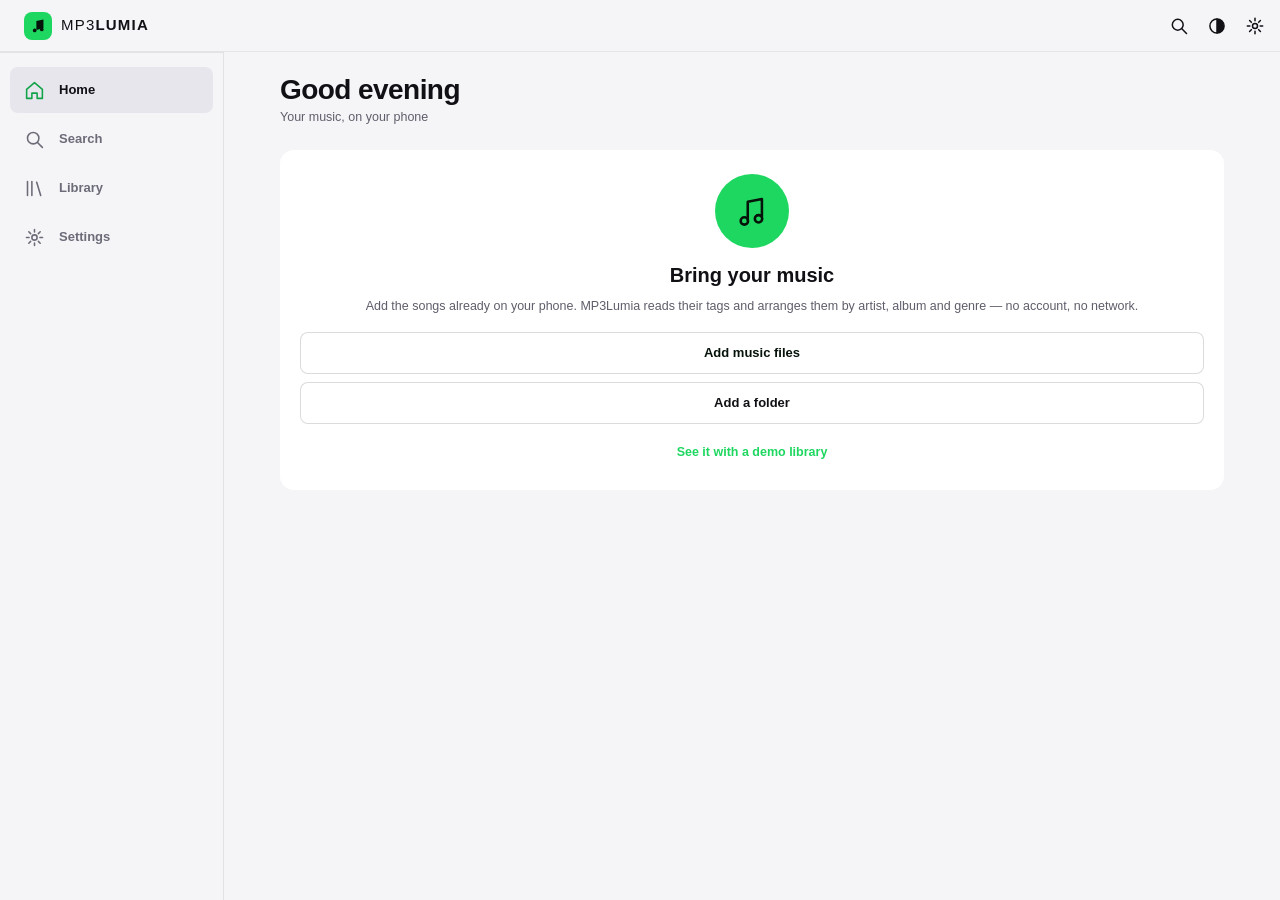
<file: MP3Lumia/native-appx/MP3Lumia/default.html>
<!DOCTYPE html>
<html class="theme-dark">
<head>
<meta charset="utf-8" />
<meta name="viewport" content="width=device-width, initial-scale=1, maximum-scale=1, user-scalable=no" />
<meta name="format-detection" content="telephone=no" />
<meta name="msapplication-tap-highlight" content="no" />
<meta name="msapplication-navbutton-color" content="#0a0a0d" />
<title>MP3Lumia</title>
<style>
/* MP3Lumia — Spotify-style dark and light shells for the Lumia 929 (360x640 CSS
   px) with a desktop sidebar at 900 px and wider. Class-based themes and no CSS
   variables, grid or flex gap: the installed app runs on EdgeHTML. */

* { box-sizing: border-box; }

html, body { height: 100%; margin: 0; padding: 0; }

body {
  font-family: "Segoe UI", "Segoe WP", "Helvetica Neue", Arial, sans-serif;
  font-size: 14px;
  line-height: 1.35;
  overflow: hidden;
  display: flex;
  flex-direction: column;
  -webkit-text-size-adjust: 100%;
  -ms-text-size-adjust: 100%;
  -webkit-tap-highlight-color: rgba(0, 0, 0, 0);
  -webkit-user-select: none;
  user-select: none;
  cursor: default;
}

html.theme-dark body { background: #0a0a0d; color: #f6f6f8; }
html.theme-light body { background: #f5f5f8; color: #101015; }

.hidden, #fileinput, #dirinput, audio { display: none; }

.ico {
  width: 20px; height: 20px; display: block;
  fill: none; stroke: currentColor; stroke-width: 1.8;
  stroke-linecap: round; stroke-linejoin: round;
}
.ico.ico-fill { fill: currentColor; stroke: none; }

/* ---------------------------------------------------------------- boot */

#boot {
  position: fixed; left: 0; right: 0; top: 0; bottom: 0; z-index: 200;
  display: flex; flex-direction: column; align-items: center; justify-content: center;
  background: #0a0a0d; color: #fff; transition: opacity .25s ease;
}
body.booted #boot { opacity: 0; pointer-events: none; }
.boot-mark {
  width: 66px; height: 66px; border-radius: 18px; background: #1ed760;
  display: flex; align-items: center; justify-content: center; color: #06130a;
}
.boot-mark .ico { width: 34px; height: 34px; }
.boot-name { margin-top: 15px; letter-spacing: .3em; font-size: 12px; font-weight: 600; opacity: .8; }

#jsfail {
  display: none; position: fixed; left: 0; right: 0; top: 0; bottom: 0; z-index: 210;
  padding: 30px 22px; background: #0a0a0d; color: #f2f2f2;
  font-size: 14px; line-height: 1.5; white-space: pre-wrap;
}

/* ----------------------------------------------------------------- bar */

.topbar {
  flex: 0 0 auto; height: 52px; display: flex; align-items: center;
  padding: 0 6px 0 14px; position: relative; z-index: 30;
}
html.theme-dark .topbar { background: #0a0a0d; border-bottom: 1px solid rgba(255,255,255,.06); }
html.theme-light .topbar { background: #f5f5f8; border-bottom: 1px solid rgba(0,0,0,.07); }

.brand { display: flex; align-items: center; flex: 1 1 auto; min-width: 0; }
.brand-mark {
  width: 28px; height: 28px; border-radius: 8px; background: #1ed760; color: #06130a;
  display: flex; align-items: center; justify-content: center; margin-right: 9px;
}
.brand-mark .ico { width: 17px; height: 17px; }
.brand-name { font-size: 15px; font-weight: 300; letter-spacing: .08em; white-space: nowrap; }
.brand-name b { font-weight: 700; }

.topbar-actions { display: flex; align-items: center; }
.iconbtn {
  width: 38px; height: 38px; border: 0; border-radius: 50%;
  background: transparent; color: inherit; display: flex; align-items: center;
  justify-content: center; padding: 0; cursor: pointer;
}
.iconbtn:active { background: rgba(127,127,127,.18); }
.iconbtn.back { display: none; margin-right: 2px; }
.iconbtn.back.on { display: flex; }

/* ---------------------------------------------------------------- main */

.main {
  flex: 1 1 auto; overflow-y: auto; overflow-x: hidden;
  -webkit-overflow-scrolling: touch; position: relative;
}
.page { padding: 16px 16px 148px; }

.page-head { margin-bottom: 12px; }
.page-head h1 { font-size: 24px; line-height: 1.15; margin: 0 0 3px; letter-spacing: -.02em; font-weight: 700; }
.page-sub, .tr-sub, .card-sub, .lrow-s, .detail-sub, .detail-meta, .set-sub,
.empty-s, .hint, .count, .list-meta, .about, .sheet-sub, .q-s, .np-artist,
.np-foot, .stats, .sheet-foot, .genre-n, .confirm-body, .slider-val, .row-sub {
  color: #a7a7b3;
}
html.theme-light .page-sub, html.theme-light .tr-sub, html.theme-light .card-sub,
html.theme-light .lrow-s, html.theme-light .detail-sub, html.theme-light .detail-meta,
html.theme-light .set-sub, html.theme-light .empty-s, html.theme-light .hint,
html.theme-light .count, html.theme-light .list-meta, html.theme-light .about,
html.theme-light .sheet-sub, html.theme-light .q-s, html.theme-light .np-artist,
html.theme-light .np-foot, html.theme-light .stats, html.theme-light .sheet-foot,
html.theme-light .genre-n, html.theme-light .confirm-body, html.theme-light .slider-val {
  color: #5e5e6b;
}
.page-sub { font-size: 12.5px; }
.row-head { display: flex; align-items: center; justify-content: space-between; }
.row-head > div { flex: 1 1 auto; min-width: 0; }

.section-head {
  display: flex; align-items: baseline; justify-content: space-between;
  margin: 20px 0 8px;
}
.section-head h2 { font-size: 17px; font-weight: 700; margin: 0; letter-spacing: -.01em; }
.txt-btn {
  background: transparent; border: 0; color: #a7a7b3; font: inherit;
  font-size: 11.5px; font-weight: 600; text-transform: uppercase; letter-spacing: .06em;
  padding: 4px 2px; cursor: pointer;
}
html.theme-light .txt-btn { color: #5e5e6b; }
.count { font-size: 12px; }

/* --------------------------------------------------------------- cards */

.hscroll {
  display: flex; overflow-x: auto; overflow-y: hidden;
  margin: 0 -16px; padding: 0 16px 4px; -webkit-overflow-scrolling: touch;
}
.hscroll .card { flex: 0 0 136px; width: 136px; margin-right: 10px; }
.hscroll .card:last-child { margin-right: 0; }

.card {
  background: transparent; border: 0; padding: 0; margin: 0 0 4px;
  color: inherit; font: inherit; text-align: left; cursor: pointer; border-radius: 8px;
}
.card-art {
  width: 100%; height: 0; padding-top: 100%; border-radius: 8px;
  background-size: cover; background-position: center; background-repeat: no-repeat;
  position: relative; background-color: #26262f;
}
.card-art.round { border-radius: 50%; }
.artbox { position: relative; overflow: hidden; }
.artbox .ph {
  position: absolute; top: 0; right: 0; bottom: 0; left: 0;
  display: flex; align-items: center; justify-content: center;
  background: #303039; color: #8b8b98;
}
.artbox .ph .ico { width: 34%; height: 34%; max-width: 54px; max-height: 54px; min-width: 16px; min-height: 16px; }
.artbox.hasart .ph { display: none; }
html.theme-light .artbox .ph { background: #e4e4eb; color: #777783; }
.card-name {
  font-size: 13.5px; font-weight: 600; margin-top: 7px;
  white-space: nowrap; overflow: hidden; text-overflow: ellipsis;
}
.card-sub {
  font-size: 11.5px; margin-top: 1px;
  white-space: nowrap; overflow: hidden; text-overflow: ellipsis;
}
.card.artist { text-align: center; }
.card.artist .card-name { font-size: 12.5px; }

.grid { display: flex; flex-wrap: wrap; margin: 0 -5px; }
.grid .card { width: 50%; padding: 0 5px; margin-bottom: 14px; }
.grid .card-art { border-radius: 6px; }

.tiles { display: flex; flex-wrap: wrap; margin: 4px -5px 8px; }
.tile {
  width: calc(50% - 10px); margin: 5px; height: 56px; border: 0; border-radius: 7px;
  display: flex; align-items: center; padding: 5px; overflow: hidden;
  background: #1b1b22; color: inherit; font: inherit; text-align: left; cursor: pointer;
}
html.theme-light .tile { background: #e9e9ef; }
.tile-art {
  flex: 0 0 46px; width: 46px; height: 46px; border-radius: 4px;
  background-size: cover; background-position: center; position: relative; background-color: #2a2a33;
}
.tile-name {
  margin-left: 9px; font-size: 12px; font-weight: 600; line-height: 1.25;
  max-height: 30px; overflow: hidden; text-align: left;
}

.lrow, .arow {
  width: 100%; display: flex; align-items: center; background: transparent;
  border: 0; color: inherit; font: inherit; text-align: left; cursor: pointer;
  padding: 7px 2px; border-radius: 6px;
}
.lrow:active, .arow:active { background: rgba(127,127,127,.12); }
.lrow-art, .arow-art {
  flex: 0 0 54px; width: 54px; height: 54px; border-radius: 6px;
  background-size: cover; background-position: center; background-repeat: no-repeat;
  position: relative; background-color: #26262f;
  display: flex; align-items: center; justify-content: center;
}
.lrow-art.round, .arow-art.round { border-radius: 50%; }
.lrow-main { flex: 1 1 auto; min-width: 0; padding: 0 12px; display: block; }
.lrow-t {
  display: block; font-size: 14.5px; font-weight: 500;
  white-space: nowrap; overflow: hidden; text-overflow: ellipsis;
}
.lrow-s { display: block; font-size: 11.5px; margin-top: 2px; }
.lrow > .ico, .arow > .ico { color: #6f6f7c; flex: 0 0 18px; }
.liked-art {
  background: linear-gradient(135deg, #4a2bd6 0%, #ab7df7 55%, #c9eed8 100%);
  color: #fff;
}
.liked-art .ico { width: 42%; height: 42%; }
.liked-art.big { flex: none; width: 132px; height: 132px; border-radius: 8px; }
.liked-art.big .ico { width: 54px; height: 54px; }
.add-art { background: #1b1b22; border: 1px dashed rgba(255,255,255,.22); color: #a7a7b3; }
html.theme-light .add-art { background: #ececf2; border-color: rgba(0,0,0,.18); color: #5e5e6b; }
.add-art .ico { width: 22px; height: 22px; }

.hint { font-size: 12px; line-height: 1.5; padding: 8px 2px 4px; }
.empty { padding: 38px 22px; text-align: center; }
.empty-ico {
  width: 56px; height: 56px; border-radius: 50%; margin: 0 auto 12px;
  background: #1c1c24; display: flex; align-items: center; justify-content: center; color: #9a9aa7;
}
html.theme-light .empty-ico { background: #e7e7ee; color: #5e5e6b; }
.empty-ico .ico { width: 26px; height: 26px; }
.empty-t { font-size: 16px; font-weight: 700; }
.empty-s { font-size: 12.5px; margin-top: 5px; line-height: 1.5; }

.onboard {
  margin: 24px 0; padding: 24px 20px 22px; text-align: center;
  background: #141419; border-radius: 14px;
}
html.theme-light .onboard { background: #fff; }
.onboard-art {
  width: 74px; height: 74px; border-radius: 50%; margin: 0 auto 14px;
  background: #1ed760; color: #06130a; display: flex; align-items: center; justify-content: center;
}
.onboard-art .ico { width: 34px; height: 34px; }
.onboard h2 { font-size: 20px; margin: 0 0 8px; }
.onboard p { font-size: 12.5px; line-height: 1.55; color: #a7a7b3; margin: 0 0 16px; }
html.theme-light .onboard p { color: #5e5e6b; }
.link {
  display: block; width: 100%; margin-top: 12px; border: 0; background: transparent;
  color: #1ed760; font: inherit; font-size: 12.5px; font-weight: 600;
  padding: 8px; cursor: pointer;
}

.btn {
  display: block; width: 100%; padding: 11px 16px; margin-top: 8px;
  border-radius: 8px; border: 1px solid rgba(255,255,255,.16);
  background: #1e1e26; color: inherit; font: inherit; font-size: 13px; font-weight: 600;
  cursor: pointer;
}
html.theme-light .btn { background: #fff; border-color: rgba(0,0,0,.14); }
.btn-primary { background: #1ed760; border-color: #1ed760; color: #06130a; }
.btn-ghost { background: transparent; }
.btn-danger { background: #b3261e; border-color: #b3261e; color: #fff; }
.btn.danger { color: #ff7b72; }
.btn.sm { display: inline-block; width: auto; padding: 8px 16px; margin: 0 8px 0 0; }
.btn.wide { width: 100%; margin-top: 12px; }

.round-btn {
  width: 40px; height: 40px; border-radius: 50%; border: 1px solid rgba(255,255,255,.18);
  background: transparent; color: inherit; display: inline-flex; align-items: center;
  justify-content: center; padding: 0; cursor: pointer;
}
html.theme-light .round-btn { border-color: rgba(0,0,0,.16); }
.round-btn.sm { width: 34px; height: 34px; }
.fab {
  width: 52px; height: 52px; border-radius: 50%; border: 0; background: #1ed760;
  color: #06130a; display: inline-flex; align-items: center; justify-content: center;
  padding: 0; margin-right: 12px; cursor: pointer;
}
.fab .ico { width: 24px; height: 24px; }
.spacer { flex: 1 1 auto; }
.actions { display: flex; align-items: center; margin: 12px 0 6px; }

/* --------------------------------------------------------------- tracks */

.tr {
  display: flex; align-items: center; min-height: 58px; padding: 4px 2px;
  border-radius: 6px; cursor: pointer;
}
.tr:active { background: rgba(127,127,127,.12); }
.tr.on .tr-title { color: #1ed760; }
.tr-idx { flex: 0 0 30px; width: 30px; text-align: center; color: #8b8b98; font-size: 12px; }
.tr-thumb {
  flex: 0 0 40px; width: 40px; height: 40px; border-radius: 4px;
  margin-right: 9px; background-size: cover; background-position: center;
  background-color: #26262f;
}
.tr-thumb .ph .ico { width: 18px; height: 18px; }
.tr-main { flex: 1 1 auto; min-width: 0; }
.tr-title {
  font-size: 14px; font-weight: 500;
  white-space: nowrap; overflow: hidden; text-overflow: ellipsis;
}
.tr-sub {
  font-size: 11.5px; margin-top: 1px;
  white-space: nowrap; overflow: hidden; text-overflow: ellipsis;
}
.tr-dur { flex: 0 0 auto; font-size: 11.5px; color: #8b8b98; margin: 0 4px 0 8px; }
.tr-more {
  flex: 0 0 34px; width: 34px; height: 34px; border: 0; border-radius: 50%;
  background: transparent; color: #8b8b98; display: flex; align-items: center;
  justify-content: center; padding: 0; cursor: pointer;
}
.tr-more .ico { width: 18px; height: 18px; }

.eqbars { display: inline-flex; align-items: flex-end; height: 12px; }
.eqbars i {
  display: block; width: 2px; height: 4px; margin-right: 2px;
  background: #1ed760; border-radius: 1px;
}
.eqbars.on i { animation: eq 1s infinite ease-in-out; }
.eqbars.on i:nth-child(2) { animation-delay: .18s; }
.eqbars.on i:nth-child(3) { animation-delay: .36s; }
@keyframes eq {
  0%, 100% { height: 3px; }
  50% { height: 12px; }
}

.list-tools { display: flex; align-items: center; margin: 4px 0 6px; }
.play-pill {
  display: inline-flex; align-items: center; height: 34px; padding: 0 16px 0 12px;
  border-radius: 17px; border: 0; background: #1ed760; color: #06130a;
  font: inherit; font-size: 12.5px; font-weight: 700; cursor: pointer;
}
.play-pill .ico { width: 17px; height: 17px; margin-right: 6px; }
.list-tools .round-btn { margin-left: 8px; }
.list-tools .spacer { flex: 1 1 auto; }
select#sortsongs {
  height: 32px; max-width: 138px; padding: 0 6px; border-radius: 6px;
  border: 1px solid rgba(255,255,255,.16); background: #1b1b22; color: inherit;
  font: inherit; font-size: 11.5px;
}
html.theme-light select#sortsongs { background: #fff; border-color: rgba(0,0,0,.14); }
.list-meta { font-size: 11.5px; margin: 2px 0 4px; }

/* --------------------------------------------------------------- detail */

.detail { padding-top: 6px; }
.detail-head { display: flex; align-items: flex-end; margin: 6px 0 4px; }
.detail-art {
  flex: 0 0 132px; width: 132px; height: 132px; border-radius: 8px;
  background-size: cover; background-position: center; background-repeat: no-repeat;
  position: relative; background-color: #26262f; box-shadow: 0 8px 24px rgba(0,0,0,.35);
}
.detail-art.round { border-radius: 50%; }
.detail-info { flex: 1 1 auto; min-width: 0; padding-left: 14px; }
.kind {
  font-size: 10px; font-weight: 700; text-transform: uppercase; letter-spacing: .12em;
  color: #a7a7b3;
}
.detail-info h1 { font-size: 21px; line-height: 1.15; margin: 3px 0 5px; letter-spacing: -.02em; }
.detail-sub { font-size: 12px; }
.detail-meta { font-size: 11.5px; margin-top: 2px; }
.detail-head.vertical { flex-direction: column; align-items: center; text-align: center; padding-top: 12px; }
.detail-head.vertical .detail-art { flex: none; width: 122px; height: 122px; }
.detail-head.vertical .detail-info { padding: 12px 0 0; }
.detail-head.vertical h1 { font-size: 24px; }

.genres { display: flex; flex-wrap: wrap; margin: 0 -5px; }
.genre {
  width: calc(50% - 10px); margin: 5px; height: 84px; border-radius: 8px;
  border: 0; position: relative; overflow: hidden; color: #fff; text-align: left;
  padding: 10px; font: inherit; cursor: pointer;
}
.genre-name { display: block; font-size: 14px; font-weight: 700; position: relative; z-index: 2; }
.genre-n { display: block; font-size: 10.5px; color: rgba(255,255,255,.72); margin-top: 2px; position: relative; z-index: 2; }
.genre-art {
  position: absolute; right: -8px; bottom: -8px; width: 56px; height: 56px;
  transform: rotate(22deg); border-radius: 4px; opacity: .85;
}
.genre.grad0 { background: linear-gradient(135deg, #3a1c71, #1b1035); }
.genre.grad1 { background: linear-gradient(135deg, #0e4a3d, #061c18); }
.genre.grad2 { background: linear-gradient(135deg, #5a2a0a, #1c0c02); }
.genre.grad3 { background: linear-gradient(135deg, #4a1030, #18040f); }
.genre.grad4 { background: linear-gradient(135deg, #1c3a6a, #07101f); }

/* --------------------------------------------------------------- search */

.searchbar {
  display: flex; align-items: center; height: 44px; padding: 0 12px;
  border-radius: 8px; background: #1b1b22; margin-bottom: 14px;
}
html.theme-light .searchbar { background: #e9e9ef; }
.searchbar .ico { flex: 0 0 20px; color: #a7a7b3; }
.searchbar input {
  flex: 1 1 auto; min-width: 0; height: 44px; border: 0; background: transparent;
  color: inherit; font: inherit; font-size: 14px; padding: 0 10px; outline: none;
}
.searchbar input::-ms-clear { display: none; }
.sbc {
  width: 28px; height: 28px; border: 0; border-radius: 50%; background: transparent;
  color: #a7a7b3; display: flex; align-items: center; justify-content: center;
  padding: 0; cursor: pointer;
}
.sbc .ico { width: 16px; height: 16px; }

.chips { display: flex; flex-wrap: wrap; margin: 4px 0 8px; }
.chip {
  flex: none; margin: 0 8px 8px 0; padding: 7px 14px; border-radius: 16px;
  border: 1px solid rgba(255,255,255,.2); background: transparent; color: inherit;
  font: inherit; font-size: 12px; font-weight: 500; cursor: pointer; white-space: nowrap;
}
html.theme-light .chip { border-color: rgba(0,0,0,.18); }
.chip.on { background: #1ed760; border-color: #1ed760; color: #06130a; font-weight: 700; }
.chips.filter { margin-top: 0; }
.chips.scroll { flex-wrap: nowrap; overflow-x: auto; -webkit-overflow-scrolling: touch; padding-bottom: 2px; }

/* ---------------------------------------------------------------- music */

.artists { padding-top: 2px; }
.arow-art { border-radius: 50%; }
.arow { padding: 8px 2px; }

/* -------------------------------------------------------------- settings */

.set-card {
  background: #141419; border-radius: 12px; margin-bottom: 12px;
  padding: 4px 0 6px; overflow: hidden;
}
html.theme-light .set-card { background: #fff; }
.set-title {
  font-size: 11px; font-weight: 700; text-transform: uppercase; letter-spacing: .1em;
  color: #a7a7b3; padding: 12px 14px 4px;
}
html.theme-light .set-title { color: #5e5e6b; }
.set-row { display: flex; align-items: center; padding: 10px 14px; }
.set-row.flat { width: 100%; }
.set-text { flex: 1 1 auto; min-width: 0; }
.set-label { font-size: 13.5px; font-weight: 600; }
.set-sub { font-size: 11.5px; margin-top: 2px; line-height: 1.4; }
.link-card {
  display: block; width: 100%; border: 0; text-align: left; color: inherit;
  font: inherit; background: #141419; padding: 0; cursor: pointer;
}
html.theme-light .link-card { background: #fff; }
.chev { color: #8b8b98; margin-left: 10px; }
.switch {
  flex: 0 0 44px; width: 44px; height: 26px; border-radius: 13px; border: 0;
  background: #3a3a45; position: relative; cursor: pointer; padding: 0;
}
.switch span {
  position: absolute; left: 3px; top: 3px; width: 20px; height: 20px;
  border-radius: 50%; background: #fff; transition: left .15s ease;
}
.switch.on { background: #1ed760; }
.switch.on span { left: 21px; }

.slider-wrap { display: flex; align-items: center; flex: 0 0 132px; width: 132px; }
.slider-wrap input { flex: 1 1 auto; min-width: 0; }
.slider-val { flex: 0 0 30px; width: 30px; text-align: right; font-size: 11px; }

.stats { display: flex; flex-wrap: wrap; padding: 2px 14px 6px; }
.stats span { width: 50%; font-size: 11.5px; padding: 3px 0; }
.stats b { display: block; font-size: 16px; color: inherit; font-weight: 700; margin-bottom: 1px; }
.about { padding: 4px 14px 8px; font-size: 12px; line-height: 1.55; }
.about b { color: inherit; font-weight: 600; }
.about p { margin: 10px 0 0; color: #a7a7b3; }
html.theme-light .about p { color: #5e5e6b; }
.set-card .btn { width: calc(100% - 28px); margin: 8px 14px 0; }

.seg {
  display: flex; background: #1b1b22; border-radius: 8px; padding: 3px;
  margin: 2px 0 14px;
}
html.theme-light .seg { background: #e9e9ef; }
.seg.small { margin: 0 14px 12px; }
.seg-btn {
  flex: 1 1 0; min-width: 0; border: 0; border-radius: 6px; background: transparent;
  color: #a7a7b3; font: inherit; font-size: 12px; font-weight: 600;
  padding: 8px 4px; cursor: pointer; white-space: nowrap; overflow: hidden;
  text-overflow: ellipsis;
}
html.theme-light .seg-btn { color: #5e5e6b; }
.seg-btn.on { background: #2c2c35; color: #f6f6f8; }
html.theme-light .seg-btn.on { background: #fff; color: #101015; }

/* ---------------------------------------------------------- now playing */

.np {
  position: fixed; left: 0; right: 0; top: 0; bottom: 0; z-index: 60;
  display: none; flex-direction: column;
  background: linear-gradient(180deg, #16321f 0%, #0c0c11 52%, #08080b 100%);
  color: #f6f6f8;
}
html.theme-light .np {
  background: linear-gradient(180deg, #dcefe2 0%, #f2f2f6 48%, #f7f7fa 100%);
  color: #101015;
}
.np.open { display: flex; }
.np-inner {
  height: 100%; display: flex; flex-direction: column;
  padding: 10px 20px 16px; max-width: 560px; margin: 0 auto; width: 100%;
}
.np-head { flex: 0 0 auto; height: 42px; display: flex; align-items: center; }
.np-head .iconbtn { color: inherit; }
.np-context { flex: 1 1 auto; min-width: 0; text-align: center; font-size: 10px; color: #a7a7b3; }
html.theme-light .np-context { color: #5e5e6b; }
.np-context span { display: block; text-transform: uppercase; letter-spacing: .1em; font-weight: 600; }
.np-context b {
  display: block; font-size: 12px; margin-top: 2px; color: inherit;
  white-space: nowrap; overflow: hidden; text-overflow: ellipsis; font-weight: 600;
}
.np-spacer { width: 38px; }
.np-body { flex: 1 1 auto; min-height: 0; display: flex; flex-direction: column; }
.np-artwrap { flex: 0 0 auto; display: flex; align-items: center; justify-content: center; padding: 6px 0 10px; }
.np-art {
  width: 60vw; height: 60vw; max-width: 300px; max-height: 300px;
  border-radius: 8px; background-size: cover; background-position: center;
  position: relative; background-color: #26262f;
  box-shadow: 0 18px 40px rgba(0,0,0,.45);
}
.np-meta { flex: 0 0 auto; display: flex; align-items: center; margin-top: 4px; }
.np-text { flex: 1 1 auto; min-width: 0; }
.np-title {
  font-size: 21px; font-weight: 700; letter-spacing: -.02em;
  white-space: nowrap; overflow: hidden; text-overflow: ellipsis;
}
.np-artist {
  font-size: 13px; margin-top: 2px;
  white-space: nowrap; overflow: hidden; text-overflow: ellipsis;
}
.np-link {
  padding: 0; border: 0; background: transparent; font-family: inherit; cursor: pointer;
}
.np-artist.np-link {
  display: block; width: 100%; text-align: left; color: #a7a7b3;
}
.np-albumlink {
  color: #a7a7b3; font-size: 10px; line-height: inherit;
}
.np-artist.np-link:active, .np-albumlink:active { color: #1ed760; }
html.theme-light .np-artist.np-link, html.theme-light .np-albumlink { color: #5e5e6b; }
.np-meta .like { flex: 0 0 40px; margin-left: 8px; color: #a7a7b3; }
.np-meta .like.on { color: #1ed760; }

.seek { margin: 14px 0 4px; cursor: pointer; padding: 6px 0; }
.seek-track {
  position: relative; height: 4px; border-radius: 2px;
  background: rgba(255,255,255,.22);
}
html.theme-light .seek-track { background: rgba(0,0,0,.16); }
.seek-fill { position: absolute; left: 0; top: 0; bottom: 0; width: 0; background: #fff; border-radius: 2px; }
html.theme-light .seek-fill { background: #101015; }
.seek-knob {
  position: absolute; top: 50%; left: 0; width: 11px; height: 11px; margin: -5.5px 0 0 -5.5px;
  border-radius: 50%; background: #fff;
}
html.theme-light .seek-knob { background: #101015; }
.seek-times { display: flex; justify-content: space-between; font-size: 10.5px; color: #a7a7b3; margin-top: 5px; }
html.theme-light .seek-times { color: #5e5e6b; }

.np-controls { display: flex; align-items: center; justify-content: space-between; margin: 6px 0 0; }
.ctl {
  flex: 0 0 46px; width: 46px; height: 46px; border: 0; background: transparent;
  color: inherit; display: flex; align-items: center; justify-content: center;
  padding: 0; position: relative; cursor: pointer;
}
.ctl .ico { width: 22px; height: 22px; }
.ctl.small { flex-basis: 40px; width: 40px; color: #a7a7b3; }
.ctl.small .ico { width: 19px; height: 19px; }
.ctl.small.on { color: #1ed760; }
.ctl.small .one {
  position: absolute; right: 8px; bottom: 9px; font-size: 8px; font-weight: 700;
  color: inherit;
}
.np-play {
  flex: 0 0 62px; width: 62px; height: 62px; border-radius: 50%; border: 0;
  background: #fff; color: #0a0a0d; display: flex; align-items: center;
  justify-content: center; padding: 0; cursor: pointer;
}
.np-play .ico { width: 26px; height: 26px; }

.np-extra { display: flex; align-items: center; margin-top: 8px; }
.np-mini {
  width: 38px; height: 38px; border: 0; background: transparent; color: #a7a7b3;
  display: flex; align-items: center; justify-content: center; padding: 0;
  position: relative; cursor: pointer;
}
.np-mini .ico { width: 19px; height: 19px; }
.np-mini.badge { color: #f6f6f8; }
html.theme-light .np-mini.badge { color: #101015; }
.np-mini.badge span {
  position: absolute; top: 2px; right: 1px; min-width: 14px; height: 14px;
  border-radius: 7px; background: #1ed760; color: #06130a; font-size: 9px;
  font-weight: 700; line-height: 14px; text-align: center; padding: 0 3px;
}
.vol { display: flex; align-items: center; margin-left: auto; }
.vol input { width: 84px; margin-left: 2px; }
.npviz { width: 100%; height: 42px; display: block; margin: 0 0 8px; }
.np-foot {
  flex: 0 0 auto; text-align: center; font-size: 10px; margin-top: 6px;
  white-space: nowrap; overflow: hidden; text-overflow: ellipsis;
}

/* --------------------------------------------------------------- sheet */

.sheet {
  position: fixed; left: 0; right: 0; top: 0; bottom: 0; z-index: 80;
  display: none; align-items: flex-end; background: rgba(0,0,0,.55);
}
.sheet.open { display: flex; }
.sheet-card {
  width: 100%; max-height: 88%; overflow-y: auto; -webkit-overflow-scrolling: touch;
  background: #17171d; color: #f6f6f8; border-radius: 16px 16px 0 0;
  padding: 4px 0 22px; box-shadow: 0 -14px 40px rgba(0,0,0,.45);
  animation: sheetup .18s ease; max-width: 560px; margin: 0 auto;
}
html.theme-light .sheet-card { background: #fff; color: #101015; }
@keyframes sheetup { from { transform: translateY(26px); opacity: .5; } to { transform: none; opacity: 1; } }
.sheet-grab { width: 36px; height: 4px; border-radius: 2px; background: rgba(127,127,127,.5); margin: 6px auto 4px; }
.sheet-head { display: flex; align-items: center; padding: 6px 14px 8px 16px; }
.sheet-head > div:first-child { flex: 1 1 auto; min-width: 0; }
.sheet-title {
  font-size: 17px; font-weight: 700; white-space: nowrap;
  overflow: hidden; text-overflow: ellipsis;
}
.sheet-sub { font-size: 11.5px; margin-top: 1px; }
.sheet-card .txt-btn { margin-right: 4px; }
.sheet-card .iconbtn { color: inherit; }
.menu-row {
  display: flex; align-items: center; width: 100%; padding: 12px 16px;
  background: transparent; border: 0; color: inherit; font: inherit;
  text-align: left; cursor: pointer;
}
.menu-row:active { background: rgba(127,127,127,.12); }
.menu-row > .ico { flex: 0 0 20px; margin-right: 15px; color: #a7a7b3; }
.menu-row span { display: block; min-width: 0; }
.menu-row b { display: block; font-size: 13.5px; font-weight: 600; }
.menu-row small { display: block; font-size: 11.5px; color: #a7a7b3; margin-top: 2px; }
html.theme-light .menu-row small { color: #5e5e6b; }
.menu-row.danger, .menu-row.danger > .ico { color: #ff6b6b; }
.sheet-track { display: flex; align-items: center; padding: 6px 16px 12px; }
.sheet-art {
  flex: 0 0 48px; width: 48px; height: 48px; border-radius: 6px;
  background-size: cover; background-position: center; position: relative; background-color: #26262f;
}
.sheet-track-text { flex: 1 1 auto; min-width: 0; padding-left: 12px; }
.sheet-foot { font-size: 10.5px; color: #a7a7b3; padding: 12px 16px 0; line-height: 1.5; }
html.theme-light .sheet-foot { color: #5e5e6b; }

.q-now { padding: 2px 16px 6px; }
.q-label { font-size: 10.5px; font-weight: 700; text-transform: uppercase; letter-spacing: .1em; color: #a7a7b3; padding: 6px 0; }
html.theme-light .q-label { color: #5e5e6b; }
.q-label.up { padding: 10px 0 4px; }
.q-row {
  display: flex; align-items: center; padding: 7px 16px; min-height: 50px;
  cursor: pointer;
}
.q-row.on { background: rgba(30,215,96,.09); }
.q-art {
  flex: 0 0 38px; width: 38px; height: 38px; border-radius: 4px;
  background-size: cover; background-position: center; position: relative; background-color: #26262f;
}
.q-main { flex: 1 1 auto; min-width: 0; padding: 0 10px; }
.q-t { display: block; font-size: 13px; white-space: nowrap; overflow: hidden; text-overflow: ellipsis; }
.q-s { display: block; font-size: 11px; margin-top: 1px; white-space: nowrap; overflow: hidden; text-overflow: ellipsis; }
.q-num { flex: 0 0 22px; width: 22px; text-align: center; font-size: 11px; color: #8b8b98; }
.q-btn {
  flex: 0 0 30px; width: 30px; height: 30px; border: 0; background: transparent;
  color: #8b8b98; display: flex; align-items: center; justify-content: center;
  padding: 0; cursor: pointer;
}
.q-btn .ico { width: 16px; height: 16px; }
.q-eq { flex: 0 0 34px; display: flex; justify-content: center; }

.lyrics { padding: 6px 20px 10px; font-size: 14px; line-height: 1.55; }
.lyrics p { margin: 0 0 8px; }

.field { padding: 6px 16px 4px; }
.field label { display: block; font-size: 10.5px; font-weight: 700; text-transform: uppercase; letter-spacing: .08em; color: #a7a7b3; margin-bottom: 5px; }
html.theme-light .field label { color: #5e5e6b; }
.field input {
  width: 100%; height: 42px; padding: 0 12px; border-radius: 7px;
  border: 1px solid rgba(255,255,255,.18); background: #202028; color: inherit;
  font: inherit; font-size: 14px; outline: none;
}
html.theme-light .field input { background: #f2f2f6; border-color: rgba(0,0,0,.14); }
.sheet-card .btn.wide { width: calc(100% - 32px); margin: 10px 16px 0; }
.sheet-actions { display: flex; padding: 10px 16px 0; }
.sheet-actions .btn { width: auto; flex: 1 1 0; margin: 0 0 0 8px; }
.sheet-actions .btn:first-child { margin-left: 0; }
.confirm-body { padding: 4px 16px 8px; font-size: 13px; line-height: 1.5; }

/* ---------------------------------------------------------------- toast */

.toast {
  position: fixed; left: 50%; bottom: 132px; transform: translateX(-50%);
  max-width: 88%; padding: 9px 15px; border-radius: 7px; z-index: 120;
  background: #f6f6f8; color: #101015; font-size: 12.5px; font-weight: 500;
  opacity: 0; pointer-events: none; transition: opacity .18s ease;
  box-shadow: 0 6px 24px rgba(0,0,0,.35); text-align: center;
}
.toast.on { opacity: 1; }

/* ----------------------------------------------------------------- mini */

.mini {
  position: fixed; left: 0; right: 0; bottom: 58px; height: 56px; z-index: 45;
  display: none; align-items: center; padding: 0 12px; border-radius: 0;
  background: #1b1b22; border-top: 1px solid rgba(255,255,255,.07);
  box-shadow: none; overflow: hidden;
}
html.theme-light .mini {
  background: #fff; border-top-color: rgba(0,0,0,.08); box-shadow: none;
}
.mini.on { display: flex; }
.mini-art {
  flex: 0 0 42px; width: 42px; height: 42px; border-radius: 4px;
  background-size: cover; background-position: center; position: relative;
  background-color: #26262f;
}
.mini-text { flex: 1 1 auto; min-width: 0; padding: 0 10px; cursor: pointer; }
.mini-title { font-size: 12.5px; font-weight: 600; white-space: nowrap; overflow: hidden; text-overflow: ellipsis; }
.mini-sub { font-size: 10.5px; color: #a7a7b3; margin-top: 1px; white-space: nowrap; overflow: hidden; text-overflow: ellipsis; }
html.theme-light .mini-sub { color: #5e5e6b; }
.mini-btn {
  flex: 0 0 38px; width: 38px; height: 38px; border: 0; border-radius: 50%;
  background: transparent; color: inherit; display: flex; align-items: center;
  justify-content: center; padding: 0; cursor: pointer;
}
.mini-btn .ico { width: 22px; height: 22px; }
.mini-seek { position: absolute; left: 0; right: 0; bottom: 0; height: 2px; background: rgba(255,255,255,.14); }
html.theme-light .mini-seek { background: rgba(0,0,0,.1); }
.mini-seek div { height: 100%; width: 0; background: #1ed760; }

/* --------------------------------------------------------------- tabbar */

.tabbar {
  flex: 0 0 auto; height: 58px; display: flex; align-items: stretch; z-index: 46;
  position: relative;
}
html.theme-dark .tabbar { background: #0d0d11; border-top: 1px solid rgba(255,255,255,.07); }
html.theme-light .tabbar { background: #fff; border-top: 1px solid rgba(0,0,0,.08); }
.tab {
  flex: 1 1 0; min-width: 0; display: flex; flex-direction: column;
  align-items: center; justify-content: center; border: 0; background: transparent;
  color: #8b8b98; font: inherit; font-size: 10px; font-weight: 600; padding: 0;
  cursor: pointer;
}
.tab .ico { width: 21px; height: 21px; margin-bottom: 3px; }
.tab span { white-space: nowrap; overflow: hidden; text-overflow: ellipsis; max-width: 100%; }
.tab.on { color: #f6f6f8; }
.tab.on .ico { color: #1ed760; }
html.theme-light .tab { color: #6c6c79; }
html.theme-light .tab.on { color: #101015; }
html.theme-light .tab.on .ico { color: #12a349; }

/* ---------------------------------------------------------------- range */

input[type=range] {
  -webkit-appearance: none; appearance: none; height: 4px; margin: 8px 0;
  background: rgba(127,127,127,.4); border-radius: 2px; outline: none;
  border: 0; padding: 0;
}
input[type=range]::-webkit-slider-thumb {
  -webkit-appearance: none; appearance: none; width: 15px; height: 15px;
  border-radius: 50%; background: #1ed760; border: 0; cursor: pointer;
}
input[type=range]::-moz-range-thumb {
  width: 15px; height: 15px; border-radius: 50%; background: #1ed760;
  border: 0; cursor: pointer;
}
input[type=range]::-ms-thumb {
  width: 15px; height: 15px; border-radius: 50%; background: #1ed760;
  border: 0; cursor: pointer;
}
input[type=range]::-ms-track {
  background: transparent; border-color: transparent; color: transparent;
  height: 4px; border-width: 0;
}
input[type=range]::-ms-fill-lower { background: #1ed760; border-radius: 2px; }
input[type=range]::-ms-fill-upper { background: rgba(127,127,127,.4); border-radius: 2px; }

/* ---------------------------------------------------------------- eq */

.eq-curve { display: block; width: 100%; height: 76px; margin: 2px 0 6px; }
.preset-wrap {
  display: flex; flex-wrap: wrap; padding: 4px 16px 2px;
  max-height: 146px; overflow-y: auto; -webkit-overflow-scrolling: touch;
}
.eq-head {
  display: flex; align-items: center; justify-content: space-between;
  padding: 8px 16px 4px; font-size: 12px; font-weight: 600;
}
.eq-preamp { display: flex; align-items: center; width: 190px; }
.eq-preamp input { flex: 1 1 auto; margin: 0 6px; }
.mini-step {
  flex: 0 0 24px; width: 24px; height: 24px; border-radius: 50%;
  border: 1px solid rgba(127,127,127,.4); background: transparent;
  color: inherit; font: inherit; font-size: 13px; line-height: 1; padding: 0; cursor: pointer;
}
.eq-bands { padding: 4px 16px 6px; }
.eq-row { display: flex; align-items: center; height: 34px; }
.eq-freq { flex: 0 0 38px; width: 38px; font-size: 11px; font-weight: 600; color: #a7a7b3; }
html.theme-light .eq-freq { color: #5e5e6b; }
.eq-row input[type=range] { flex: 1 1 auto; min-width: 0; margin: 0 10px; }
.eq-val { flex: 0 0 36px; width: 36px; text-align: right; font-size: 11px; color: #a7a7b3; }
html.theme-light .eq-val { color: #5e5e6b; }
.eq-actions { display: flex; padding: 6px 16px 2px; }
.eq-save { display: flex; padding: 8px 16px 2px; }
.eq-save input {
  flex: 1 1 auto; min-width: 0; height: 38px; padding: 0 10px; border-radius: 6px;
  background: #202028; border: 1px solid rgba(255,255,255,.16); color: inherit;
  font: inherit; font-size: 12.5px; outline: none;
}
html.theme-light .eq-save input { background: #f2f2f6; border-color: rgba(0,0,0,.14); }
.eq-save .btn { margin-left: 8px; }
.your-presets { padding: 6px 16px 0; }
.your-preset {
  display: flex; align-items: center; width: 100%; padding: 8px 0;
  border: 0; background: transparent; color: inherit; font: inherit; cursor: pointer;
}
.your-preset b { flex: 1 1 auto; text-align: left; font-size: 12.5px; font-weight: 500; }
.your-preset .ico { width: 16px; height: 16px; color: #8b8b98; }
.your-preset .iconbtn { width: 30px; height: 30px; flex: 0 0 30px; }

/* -------------------------------------------------------------- metadata */

.meta-form { padding: 2px 16px 0; }
.meta-form label {
  display: block; margin-bottom: 9px;
  font-size: 10px; font-weight: 700; text-transform: uppercase;
  letter-spacing: .08em; color: #a7a7b3;
}
html.theme-light .meta-form label { color: #5e5e6b; }
.meta-form input, .meta-form textarea {
  display: block; width: 100%; margin-top: 4px; padding: 9px 10px;
  border-radius: 6px; border: 1px solid rgba(255,255,255,.16);
  background: #202028; color: inherit; font: inherit; font-size: 13px;
  text-transform: none; letter-spacing: 0; outline: none;
}
html.theme-light .meta-form input, html.theme-light .meta-form textarea {
  background: #f2f2f6; border-color: rgba(0,0,0,.14);
}
.meta-form textarea { resize: vertical; min-height: 74px; line-height: 1.4; }
.meta-row { display: flex; margin: 0 -5px; }
.meta-row label { flex: 1 1 0; min-width: 0; margin: 0 5px 9px; }

/* --------------------------------------------------------------- desktop */

@media (min-width: 900px) {
  .topbar { padding-left: 24px; }
  .tabbar {
    position: fixed; left: 0; top: 52px; bottom: 0; width: 224px;
    height: auto; flex-direction: column; align-items: stretch;
    padding: 14px 10px; border-top: 0; border-right: 1px solid rgba(255,255,255,.07);
    background: #0a0a0d; z-index: 29;
  }
  html.theme-light .tabbar { background: #f5f5f8; border-right-color: rgba(0,0,0,.08); }
  .tab {
    flex: 0 0 46px; height: 46px; flex-direction: row; justify-content: flex-start;
    padding: 0 14px; border-radius: 8px; margin-bottom: 3px; font-size: 13px;
  }
  .tab .ico { margin: 0 14px 0 0; }
  .tab.on { background: rgba(255,255,255,.07); }
  html.theme-light .tab.on { background: #e6e6ec; }
  .main { margin-left: 224px; }
  .mini { left: 224px; right: 0; bottom: 0; }
  .page { max-width: 1000px; margin: 0 auto; padding: 22px 28px 128px; }
  .hscroll { margin: 0 -28px; padding: 0 28px 4px; }
  .hscroll .card { flex-basis: 150px; width: 150px; }
  .grid .card { width: 25%; }
  .tiles .tile { width: calc(25% - 10px); }
  .np-inner { max-width: 480px; }
  .toast { bottom: 96px; }
  .sheet { align-items: center; }
  .sheet-card { border-radius: 16px; max-height: 84%; }
  .page-head h1 { font-size: 28px; }
  .detail-art { flex-basis: 180px; width: 180px; height: 180px; }
  .detail-info h1 { font-size: 30px; }
  .genres .genre { width: calc(33.333% - 10px); }
}

@media (max-height: 600px) {
  .np-art { width: 44vw; height: 44vw; max-width: 230px; max-height: 230px; }
  .np-title { font-size: 18px; }
  .npviz { height: 30px; }
  .np-controls { margin-top: 2px; }
  .np-play { width: 54px; height: 54px; flex-basis: 54px; }
}

@media (max-width: 340px) {
  .page { padding-left: 12px; padding-right: 12px; }
  .hscroll { margin: 0 -12px; padding: 0 12px 4px; }
  .detail-art { flex-basis: 108px; width: 108px; height: 108px; }
  .detail-info { padding-left: 11px; }
  .detail-info h1 { font-size: 18px; }
  .eq-preamp { width: 150px; }
}

</style>
</head>
<body>

<div id="boot"><div class="boot-mark"><svg class="ico ico-fill" viewBox="0 0 24 24"><path d="M9 18.2V5.5l10-2v12.2"/><circle cx="6.6" cy="19" r="2.6"/><circle cx="16.6" cy="17.5" r="2.6"/></svg></div><div class="boot-name">MP3LUMIA</div></div>
<div id="jsfail">MP3Lumia could not start on this device. JavaScript must be enabled.</div>

<header class="topbar">
  <button class="iconbtn back" id="back" data-act="back" aria-label="Back">
    <svg class="ico" viewBox="0 0 24 24"><path d="M15 4l-8 8 8 8"/></svg>
  </button>
  <div class="brand">
    <span class="brand-mark"><svg class="ico ico-fill" viewBox="0 0 24 24"><path d="M9 18.2V5.5l10-2v12.2"/><circle cx="6.6" cy="19" r="2.6"/><circle cx="16.6" cy="17.5" r="2.6"/></svg></span>
    <span class="brand-name">MP3<b>LUMIA</b></span>
  </div>
  <div class="topbar-actions">
    <button class="iconbtn" data-act="tab" data-tab="search" aria-label="Search">
      <svg class="ico" viewBox="0 0 24 24"><circle cx="10.5" cy="10.5" r="6.5"/><path d="M15.4 15.4L21 21"/></svg>
    </button>
    <button class="iconbtn" data-act="theme-cycle" aria-label="Change theme">
      <svg class="ico" viewBox="0 0 24 24"><circle cx="12" cy="12" r="8.5"/><path d="M12 3.5v17"/><path d="M12 3.5a8.5 8.5 0 0 1 0 17z" fill="currentColor" stroke="none"/></svg>
    </button>
    <button class="iconbtn" data-act="tab" data-tab="settings" aria-label="Settings">
      <svg class="ico" viewBox="0 0 24 24"><circle cx="12" cy="12" r="3"/><path d="M12 2.8v3M12 18.2v3M2.8 12h3M18.2 12h3M5.5 5.5l2.1 2.1M16.4 16.4l2.1 2.1M18.5 5.5l-2.1 2.1M7.6 16.4l-2.1 2.1"/></svg>
    </button>
  </div>
</header>

<main id="main" class="main"></main>

<div id="mini" class="mini"></div>

<nav class="tabbar">
  <button class="tab on" data-act="tab" data-tab="home" data-tabbtn="home">
    <svg class="ico" viewBox="0 0 24 24"><path d="M3 10.6L12 3l9 7.6V21h-6v-6H9v6H3z"/></svg>
    <span>Home</span>
  </button>
  <button class="tab" data-act="tab" data-tab="search" data-tabbtn="search">
    <svg class="ico" viewBox="0 0 24 24"><circle cx="10.5" cy="10.5" r="6.5"/><path d="M15.4 15.4L21 21"/></svg>
    <span>Search</span>
  </button>
  <button class="tab" data-act="tab" data-tab="library" data-tabbtn="library">
    <svg class="ico" viewBox="0 0 24 24"><path d="M4 4v16M9 4v16"/><path d="M14.5 4.8l4.6 15.1"/></svg>
    <span>Library</span>
  </button>
  <button class="tab" data-act="tab" data-tab="settings" data-tabbtn="settings">
    <svg class="ico" viewBox="0 0 24 24"><circle cx="12" cy="12" r="3"/><path d="M12 2.8v3M12 18.2v3M2.8 12h3M18.2 12h3M5.5 5.5l2.1 2.1M16.4 16.4l2.1 2.1M18.5 5.5l-2.1 2.1M7.6 16.4l-2.1 2.1"/></svg>
    <span>Settings</span>
  </button>
</nav>

<div id="np" class="np"></div>
<div id="sheet" class="sheet" data-act="sheet-close"></div>
<div id="toast" class="toast"></div>

<audio id="deckA" preload="auto"></audio>
<audio id="deckB" preload="auto"></audio>

<input type="file" id="fileinput" multiple
       accept="audio/*,.mp3,.mp2,.m4a,.m4b,.aac,.flac,.wav,.ogg,.oga,.opus,.wma,.aif,.aiff,.alac,.amr" />
<input type="file" id="dirinput" multiple webkitdirectory />

<script src="boot.js"></script>
<script src="app.js"></script>
</body>
</html>
</file>
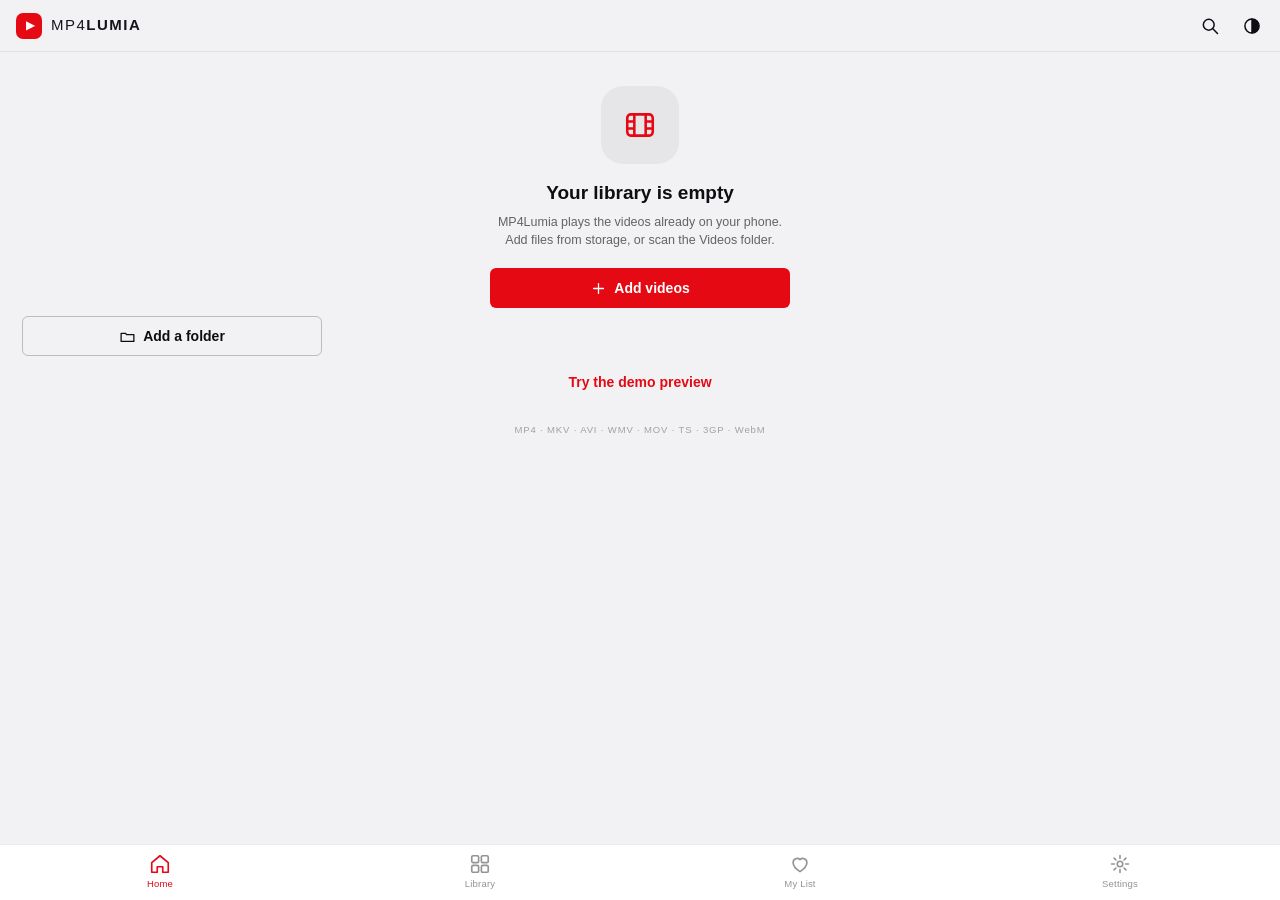
<file: MP4Lumia/native-appx/MP4Lumia/default.html>
<!DOCTYPE html>
<html class="theme-dark">
<head>
<meta charset="utf-8" />
<meta name="viewport" content="width=device-width, initial-scale=1, maximum-scale=1, user-scalable=no" />
<meta name="format-detection" content="telephone=no" />
<meta name="msapplication-tap-highlight" content="no" />
<meta name="msapplication-navbutton-color" content="#0b0b0f" />
<title>MP4Lumia</title>
<style>
/* MP4Lumia — dark/light Netflix-style shell for the Nokia Lumia 929 (360x640 CSS px).
   Theme is class based (html.theme-dark / html.theme-light): no CSS variables, no
   grid, no flex gap, so EdgeHTML on Windows 10 Mobile renders it exactly like the
   Chromium preview. */

* { box-sizing: border-box; }

html, body { height: 100%; margin: 0; padding: 0; }

body {
  font-family: "Segoe UI", "Segoe WP", "Helvetica Neue", Arial, sans-serif;
  font-size: 14px;
  line-height: 1.35;
  overflow: hidden;
  display: flex;
  flex-direction: column;
  -webkit-text-size-adjust: 100%;
  -ms-text-size-adjust: 100%;
  -webkit-tap-highlight-color: rgba(0, 0, 0, 0);
  -webkit-user-select: none;
  user-select: none;
  cursor: default;
}

html.theme-dark body { background: #08080a; color: #f5f5f7; }
html.theme-light body { background: #f2f2f5; color: #0d0d12; }

.ico {
  width: 20px; height: 20px;
  display: block;
  fill: none;
  stroke: currentColor;
  stroke-width: 1.8;
  stroke-linecap: round;
  stroke-linejoin: round;
}
.ico.ico-fill { fill: currentColor; stroke: none; }

.hidden, #fileinput, #dirinput { display: none; }

/* ------------------------------------------------------------------ boot */

#boot {
  position: fixed; left: 0; right: 0; top: 0; bottom: 0;
  z-index: 200;
  display: flex;
  flex-direction: column;
  align-items: center;
  justify-content: center;
  background: #08080a;
  color: #ffffff;
  transition: opacity .28s ease;
}
body.booted #boot { opacity: 0; pointer-events: none; }
.boot-mark {
  width: 64px; height: 64px; border-radius: 16px;
  background: #e50914;
  display: flex; align-items: center; justify-content: center;
  font-size: 28px; line-height: 1; padding-left: 4px;
}
.boot-name {
  margin-top: 14px;
  letter-spacing: .28em;
  font-size: 13px;
  font-weight: 600;
  opacity: .85;
}
#jsfail {
  display: none;
  position: fixed; left: 0; right: 0; top: 0; bottom: 0;
  z-index: 210;
  padding: 32px 22px;
  background: #08080a;
  color: #f2f2f2;
  font-size: 14px;
  line-height: 1.5;
}

/* ------------------------------------------------------------------- bar */

.topbar {
  flex: 0 0 auto;
  height: 52px;
  display: flex;
  align-items: center;
  padding: 0 8px 0 16px;
  position: relative;
  z-index: 20;
}
html.theme-dark .topbar { background: #08080a; border-bottom: 1px solid rgba(255, 255, 255, 0.06); }
html.theme-light .topbar { background: #f2f2f5; border-bottom: 1px solid rgba(0, 0, 0, 0.07); }

.brand { display: flex; align-items: center; flex: 1 1 auto; min-width: 0; }
.brand-mark {
  width: 26px; height: 26px;
  border-radius: 7px;
  background: #e50914;
  color: #ffffff;
  display: flex; align-items: center; justify-content: center;
  font-size: 12px;
  padding-left: 2px;
  margin-right: 9px;
}
.brand-name {
  font-size: 15px;
  font-weight: 300;
  letter-spacing: .10em;
}
.brand-name b { font-weight: 700; }
html.theme-dark .brand-name { color: #f5f5f7; }
html.theme-light .brand-name { color: #14141a; }

.topbar-actions { display: flex; align-items: center; }
.iconbtn {
  width: 40px; height: 40px;
  margin-left: 2px;
  border: 0;
  border-radius: 50%;
  background: transparent;
  color: inherit;
  display: flex; align-items: center; justify-content: center;
  padding: 0;
}
.iconbtn:active { background: rgba(127, 127, 140, 0.18); }
#themebtn[data-mode="dark"] { color: #f0c674; }
#themebtn[data-mode="light"] { color: #e50914; }

/* ------------------------------------------------------------------ main */

.main {
  flex: 1 1 auto;
  overflow-y: auto;
  overflow-x: hidden;
  -webkit-overflow-scrolling: touch;
  padding-bottom: 20px;
}
.view { display: none; }
.view.active { display: block; }

/* ------------------------------------------------------------------ hero */

.hero {
  position: relative;
  height: 336px;
  background-color: #141419;
  background-position: center top;
  background-size: cover;
  background-repeat: no-repeat;
}
.hero-scrim {
  position: absolute; left: 0; right: 0; top: 0; bottom: 0;
  background: linear-gradient(to bottom, rgba(8, 8, 10, 0.10) 0%, rgba(8, 8, 10, 0.45) 45%, #08080a 100%);
}
html.theme-light .hero-scrim {
  background: linear-gradient(to bottom, rgba(242, 242, 245, 0.10) 0%, rgba(242, 242, 245, 0.62) 46%, #f2f2f5 100%);
}
.hero-body {
  position: absolute;
  left: 16px; right: 16px; bottom: 18px;
}
.hero-kicker {
  font-size: 10px;
  letter-spacing: .18em;
  text-transform: uppercase;
  color: #e50914;
  font-weight: 700;
  margin-bottom: 6px;
}
.hero-title {
  font-size: 27px;
  font-weight: 700;
  line-height: 1.1;
  letter-spacing: -0.01em;
  margin-bottom: 7px;
  text-shadow: 0 1px 8px rgba(0, 0, 0, 0.35);
}
html.theme-light .hero-title { text-shadow: none; }
.hero-meta {
  font-size: 12px;
  opacity: .78;
  margin-bottom: 12px;
}
.hero-prog {
  height: 3px;
  width: 132px;
  background: rgba(150, 150, 160, 0.45);
  border-radius: 2px;
  overflow: hidden;
  margin-bottom: 12px;
}
.hero-prog span { display: block; height: 3px; background: #e50914; }
.hero-actions { display: flex; align-items: center; }

/* ---------------------------------------------------------------- buttons */

.btn {
  border: 0;
  border-radius: 6px;
  padding: 0 16px;
  height: 40px;
  font-family: inherit;
  font-size: 14px;
  font-weight: 600;
  display: inline-flex;
  align-items: center;
  justify-content: center;
  background: transparent;
  color: inherit;
  white-space: nowrap;
}
.btn .ico { width: 17px; height: 17px; margin-right: 7px; }
.btn:active { opacity: .78; }
.btn-primary { background: #e50914; color: #ffffff; }
.btn-ghost { border: 1px solid rgba(140, 140, 152, 0.45); margin-left: 9px; }
html.theme-light .btn-ghost { border-color: rgba(0, 0, 0, 0.22); }
.hero-actions .btn { height: 38px; }
.btn.wide {
  display: flex;
  width: 100%;
  margin: 8px 0 0 0;
}
.btn.wide + .btn.wide { margin-left: 0; }
.btn-link {
  background: transparent;
  color: #e50914;
  font-weight: 600;
  margin-top: 6px;
}
.btn-danger { background: #c1121f; color: #ffffff; }

/* ------------------------------------------------------------------ rows */

.home-foot {
  padding: 18px 16px 4px;
  font-size: 11.5px;
  opacity: .5;
}

.row { margin-top: 18px; }
.row-head {
  display: flex;
  align-items: baseline;
  padding: 0 16px 9px;
}
.row-title { font-size: 14.5px; font-weight: 700; letter-spacing: .01em; }
.row-count { font-size: 11px; opacity: .5; margin-left: 8px; }

.strip {
  display: flex;
  overflow-x: auto;
  overflow-y: hidden;
  padding: 0 16px 6px;
  -ms-overflow-style: none;
  scrollbar-width: none;
  -webkit-overflow-scrolling: touch;
}
.strip::-webkit-scrollbar { display: none; }

.tile { flex: 0 0 auto; width: 158px; margin-right: 10px; }
.tile:active { opacity: .82; }
.strip .tile { scroll-snap-align: start; }

.thumb {
  position: relative;
  width: 100%;
  height: 89px;
  border-radius: 8px;
  overflow: hidden;
  background-color: #1b1b22;
  background-position: center;
  background-size: cover;
  background-repeat: no-repeat;
}
html.theme-light .thumb { background-color: #dcdce3; }
.thumb .badge {
  position: absolute; left: 6px; top: 6px;
  font-size: 8.5px;
  font-weight: 700;
  letter-spacing: .08em;
  color: #ffffff;
  background: rgba(0, 0, 0, 0.62);
  border-radius: 4px;
  padding: 2px 5px;
}
.thumb .dur {
  position: absolute; right: 6px; bottom: 6px;
  font-size: 9.5px;
  color: #ffffff;
  background: rgba(0, 0, 0, 0.66);
  border-radius: 3px;
  padding: 1px 4px;
}
.thumb .seen {
  position: absolute; right: 6px; top: 6px;
  width: 16px; height: 16px;
  border-radius: 50%;
  background: rgba(0, 0, 0, 0.6);
  color: #ffffff;
  display: flex; align-items: center; justify-content: center;
}
.thumb .seen .ico { width: 10px; height: 10px; }
.pbar {
  position: absolute; left: 8px; right: 8px; bottom: 8px;
  height: 3px;
  background: rgba(255, 255, 255, 0.3);
  border-radius: 2px;
  overflow: hidden;
}
.pbar i { display: block; height: 3px; background: #e50914; }

.tname {
  font-size: 12.5px;
  font-weight: 600;
  margin-top: 7px;
  white-space: nowrap;
  overflow: hidden;
  text-overflow: ellipsis;
}
.tsub {
  font-size: 10.5px;
  opacity: .55;
  margin-top: 2px;
  white-space: nowrap;
  overflow: hidden;
  text-overflow: ellipsis;
  height: 14px;
}

/* --------------------------------------------------------------- page head */

.page-head { padding: 14px 16px 6px; }
.page-title { font-size: 24px; font-weight: 700; letter-spacing: -0.01em; }
.page-sub { font-size: 11.5px; opacity: .55; margin-top: 3px; }

.searchbar {
  display: flex;
  align-items: center;
  height: 38px;
  margin-top: 12px;
  padding: 0 10px;
  border-radius: 8px;
  background: rgba(255, 255, 255, 0.07);
}
html.theme-light .searchbar { background: rgba(0, 0, 0, 0.055); }
.searchbar .ico { width: 16px; height: 16px; opacity: .6; margin-right: 8px; flex: 0 0 auto; }
.searchbar input {
  flex: 1 1 auto;
  min-width: 0;
  border: 0;
  outline: none;
  background: transparent;
  color: inherit;
  font-family: inherit;
  font-size: 13.5px;
  height: 38px;
}
.searchbar input::-ms-clear { display: none; width: 0; height: 0; }
.clearbtn {
  border: 0; background: transparent; color: inherit;
  width: 26px; height: 26px; padding: 3px;
  opacity: .6;
}
.clearbtn .ico { width: 14px; height: 14px; }

.chips {
  display: flex;
  overflow-x: auto;
  padding: 10px 16px 0;
  -ms-overflow-style: none;
  scrollbar-width: none;
}
.chips::-webkit-scrollbar { display: none; }
.chip {
  flex: 0 0 auto;
  border: 1px solid rgba(140, 140, 152, 0.34);
  background: transparent;
  color: inherit;
  border-radius: 15px;
  height: 29px;
  padding: 0 13px;
  font-family: inherit;
  font-size: 12px;
  margin-right: 7px;
  opacity: .8;
}
html.theme-light .chip { border-color: rgba(0, 0, 0, 0.18); }
.chip.on {
  background: #e8e8ee;
  border-color: #e8e8ee;
  color: #0b0b0f;
  opacity: 1;
  font-weight: 600;
}
html.theme-dark .chip.on { background: #f2f2f6; border-color: #f2f2f6; color: #0b0b0f; }

/* ------------------------------------------------------------------ grid */

.grid {
  display: flex;
  flex-wrap: wrap;
  padding: 12px 16px 10px;
}
.grid .tile {
  width: calc(50% - 6px);
  margin: 0 0 15px 0;
}
.grid .tile:nth-child(odd) { margin-right: 12px; }
.grid .thumb { height: 89px; }
.grid-empty { padding: 18px 0; width: 100%; }

/* ----------------------------------------------------------------- empty */

.empty { padding: 34px 22px 24px; text-align: center; }
.empty-art {
  width: 78px; height: 78px;
  margin: 0 auto 16px;
  border-radius: 22px;
  background: rgba(255, 255, 255, 0.06);
  display: flex; align-items: center; justify-content: center;
  color: #e50914;
}
html.theme-light .empty-art { background: rgba(0, 0, 0, 0.05); }
.empty-art .ico { width: 34px; height: 34px; }
.empty-title { font-size: 19px; font-weight: 700; margin-bottom: 7px; }
.empty-sub { font-size: 12.5px; opacity: .62; line-height: 1.5; max-width: 300px; margin: 0 auto 18px; }
.empty .btn.wide { max-width: 300px; margin-left: auto; margin-right: auto; }
.empty .btn-ghost { margin-left: auto; margin-right: auto; display: flex; }
.empty-note {
  margin-top: 22px;
  font-size: 9.5px;
  letter-spacing: .09em;
  opacity: .35;
}

/* ----------------------------------------------------------------- cards */

.card {
  margin: 14px 16px;
  padding: 14px 14px 12px;
  border-radius: 12px;
  background: rgba(255, 255, 255, 0.045);
}
html.theme-light .card { background: #ffffff; box-shadow: 0 1px 2px rgba(15, 15, 25, 0.07); }
.card-title {
  font-size: 11px;
  font-weight: 700;
  letter-spacing: .12em;
  text-transform: uppercase;
  opacity: .5;
  margin-bottom: 12px;
}
.hint { font-size: 11px; opacity: .5; line-height: 1.45; margin-top: 10px; }

.themeseg { display: flex; }
.seg {
  flex: 1 1 0;
  border: 1px solid rgba(140, 140, 152, 0.3);
  background: transparent;
  color: inherit;
  border-radius: 8px;
  height: 52px;
  margin-right: 8px;
  font-family: inherit;
  font-size: 13px;
  display: flex; flex-direction: column;
  align-items: center; justify-content: center;
}
html.theme-light .seg { border-color: rgba(0, 0, 0, 0.14); }
.seg:last-child { margin-right: 0; }
.seg-t { font-weight: 600; }
.seg.auto .seg-s { font-size: 9px; opacity: .5; margin-top: 2px; }
.seg.on { background: #e50914; border-color: #e50914; color: #ffffff; }
.seg.on .seg-s { color: rgba(255, 255, 255, 0.75); }
.seg:active { opacity: .8; }

.rowitem { display: flex; align-items: center; padding: 8px 0; }
.rowitem-l { flex: 1 1 auto; min-width: 0; padding-right: 12px; }
.rowitem-t { font-size: 13.5px; font-weight: 600; }
.rowitem-s { font-size: 11px; opacity: .5; margin-top: 1px; }
.divider { height: 1px; background: rgba(140, 140, 152, 0.2); margin: 4px 0; }
html.theme-light .divider { background: rgba(0, 0, 0, 0.08); }

.sw {
  flex: 0 0 auto;
  width: 46px; height: 27px;
  border-radius: 14px;
  background: rgba(140, 140, 152, 0.4);
  position: relative;
  transition: background .16s;
}
.sw i {
  position: absolute;
  left: 3px; top: 3px;
  width: 21px; height: 21px;
  border-radius: 50%;
  background: #ffffff;
  transition: transform .16s;
}
.sw.on { background: #e50914; }
.sw.on i { transform: translateX(19px); }
.sw:active { opacity: .8; }

.speedval {
  font-size: 13px;
  font-weight: 700;
  color: #e50914;
}
.stat { font-size: 11.5px; opacity: .55; margin-bottom: 10px; }
.danger { color: #ff5d63; border-color: rgba(255, 93, 99, 0.4); }

.about-title { font-size: 16px; font-weight: 700; }
.about-sub { font-size: 11.5px; opacity: .55; line-height: 1.5; margin-top: 3px; margin-bottom: 12px; }
.kv {
  display: flex;
  align-items: baseline;
  font-size: 11.5px;
  padding: 5px 0;
  border-top: 1px solid rgba(140, 140, 152, 0.16);
}
html.theme-light .kv { border-color: rgba(0, 0, 0, 0.07); }
.kv span { flex: 0 0 auto; opacity: .5; margin-right: 10px; }
.kv b {
  flex: 1 1 auto;
  text-align: right;
  font-weight: 500;
  white-space: nowrap;
  overflow: hidden;
  text-overflow: ellipsis;
  min-width: 0;
}
.formats {
  font-size: 9.5px;
  letter-spacing: .07em;
  opacity: .38;
  line-height: 1.6;
  margin-top: 10px;
  word-spacing: 4px;
}

/* ----------------------------------------------------------------- tabbar */

.tabbar {
  flex: 0 0 auto;
  height: 56px;
  display: flex;
  position: relative;
  z-index: 30;
}
html.theme-dark .tabbar { background: #0d0d11; border-top: 1px solid rgba(255, 255, 255, 0.07); }
html.theme-light .tabbar { background: #ffffff; border-top: 1px solid rgba(0, 0, 0, 0.08); }

.tab {
  flex: 1 1 0;
  border: 0;
  background: transparent;
  color: inherit;
  font-family: inherit;
  padding: 8px 0 6px;
  display: flex;
  flex-direction: column;
  align-items: center;
  opacity: .44;
}
.tab .ico { width: 22px; height: 22px; }
.tab span { font-size: 9.5px; margin-top: 3px; letter-spacing: .02em; }
.tab.on { opacity: 1; color: #e50914; }
.tab:active { opacity: .7; }

/* ----------------------------------------------------------------- sheets */

.sheet {
  position: fixed;
  left: 0; right: 0; top: 0; bottom: 0;
  z-index: 60;
  background: rgba(0, 0, 0, 0.62);
  opacity: 0;
  visibility: hidden;
  pointer-events: none;
  transition: opacity .18s ease, visibility .18s ease;
}
.sheet.open { opacity: 1; visibility: visible; pointer-events: auto; }

.sheet-card {
  position: absolute;
  left: 0; right: 0; bottom: 0;
  max-height: 94%;
  overflow-y: auto;
  -webkit-overflow-scrolling: touch;
  border-radius: 16px 16px 0 0;
  transform: translateY(22px);
  transition: transform .22s ease;
  background: #101014;
}
html.theme-light .sheet-card { background: #ffffff; }
.sheet.open .sheet-card { transform: translateY(0); }

.confirm-card {
  position: absolute;
  left: 20px; right: 20px;
  top: 50%;
  transform: translateY(-46%);
  border-radius: 12px;
  padding: 20px 18px 14px;
  background: #1a1a20;
  transition: transform .18s ease;
}
html.theme-light .confirm-card { background: #ffffff; }
.sheet.open .confirm-card { transform: translateY(-50%); }
.confirm-title { font-size: 17px; font-weight: 700; margin-bottom: 7px; }
.confirm-body { font-size: 12.5px; opacity: .65; line-height: 1.5; margin-bottom: 16px; }
.confirm-actions { display: flex; justify-content: flex-end; }
.confirm-actions .btn { height: 38px; }
.confirm-actions .btn-ghost { margin-left: 0; }
.confirm-actions .btn + .btn { margin-left: 8px; }

/* ----------------------------------------------------------------- detail */

.detail-hero {
  position: relative;
  height: 210px;
  background-color: #16161c;
  background-position: center;
  background-size: cover;
  background-repeat: no-repeat;
}
.detail-scrim {
  position: absolute; left: 0; right: 0; top: 0; bottom: 0;
  background: linear-gradient(to bottom, rgba(0, 0, 0, 0.12) 0%, rgba(16, 16, 20, 0.45) 60%, #101014 100%);
}
html.theme-light .detail-scrim {
  background: linear-gradient(to bottom, rgba(0, 0, 0, 0.05) 0%, rgba(255, 255, 255, 0.5) 58%, #ffffff 100%);
}
.detail-x {
  position: absolute;
  right: 8px; top: 8px;
  background: rgba(0, 0, 0, 0.45);
  color: #ffffff;
}
.detail-x .ico { width: 18px; height: 18px; }
.detail-hero-t {
  position: absolute;
  left: 16px; bottom: 12px;
  font-size: 9.5px;
  font-weight: 700;
  letter-spacing: .12em;
  color: #ffffff;
  background: #e50914;
  border-radius: 3px;
  padding: 2px 6px;
}
.detail-body { padding: 4px 16px 22px; }
.detail-title { font-size: 22px; font-weight: 700; line-height: 1.15; }
.detail-meta { font-size: 11.5px; opacity: .55; margin-top: 5px; }
.dprog {
  height: 3px;
  background: rgba(140, 140, 152, 0.35);
  border-radius: 2px;
  overflow: hidden;
  margin-top: 14px;
}
.dprog span { display: block; height: 3px; background: #e50914; }
.dprog-t { font-size: 10.5px; opacity: .5; margin-top: 5px; }
.detail-body .btn-primary { margin-top: 14px; }
.detail-body .btn-ghost { margin-left: 0; margin-top: 8px; }

.drow {
  display: flex;
  margin: 18px 0 6px;
  border-top: 1px solid rgba(140, 140, 152, 0.18);
  padding-top: 14px;
}
html.theme-light .drow { border-color: rgba(0, 0, 0, 0.08); }
.dact {
  flex: 1 1 0;
  border: 0;
  background: transparent;
  color: inherit;
  font-family: inherit;
  font-size: 9.5px;
  padding: 0 2px;
  display: flex;
  flex-direction: column;
  align-items: center;
  opacity: .6;
}
.dact .ico { width: 21px; height: 21px; margin-bottom: 5px; }
.dact.on { opacity: 1; color: #e50914; }
.dact:active { opacity: .45; }
.kvs { margin-top: 12px; }

/* ----------------------------------------------------------------- player */

.player {
  position: fixed;
  left: 0; right: 0; top: 0; bottom: 0;
  z-index: 80;
  background: #000000;
  color: #ffffff;
  display: none;
}
.player.open { display: block; }

.pstage {
  position: absolute;
  left: 0; right: 0; top: 0; bottom: 0;
  overflow: hidden;
  display: flex;
  align-items: center;
  justify-content: center;
  background: #000000;
}
#vid {
  width: 100%;
  height: 100%;
  background: #000000;
  transition: transform .18s ease;
}
video::-webkit-media-controls { display: none !important; }

.ptouch {
  position: absolute;
  left: 0; right: 0; top: 0; bottom: 0;
  z-index: 1;
}

.ptop {
  position: absolute;
  left: 0; right: 0; top: 0;
  z-index: 3;
  display: flex;
  align-items: center;
  padding: 8px 10px 26px 4px;
  background: linear-gradient(to bottom, rgba(0, 0, 0, 0.72), rgba(0, 0, 0, 0));
  opacity: 0;
  pointer-events: none;
  transition: opacity .2s;
}
.pbottom {
  position: absolute;
  left: 0; right: 0; bottom: 0;
  z-index: 3;
  padding: 34px 14px 14px;
  background: linear-gradient(to top, rgba(0, 0, 0, 0.86), rgba(0, 0, 0, 0));
  opacity: 0;
  pointer-events: none;
  transition: opacity .2s;
}
.player.controls .ptop,
.player.controls .pbottom,
.player.paused .ptop,
.player.paused .pbottom { opacity: 1; pointer-events: auto; }

.pbtn {
  border: 0;
  background: transparent;
  color: #ffffff;
  width: 38px; height: 38px;
  border-radius: 50%;
  display: flex; align-items: center; justify-content: center;
  font-family: inherit;
  font-size: 12px;
  font-weight: 600;
  padding: 0;
}
.pbtn .ico { width: 23px; height: 23px; }
.pbtn:active { background: rgba(255, 255, 255, 0.16); }
.pbtn.ptext {
  width: auto;
  min-width: 46px;
  padding: 0 9px;
  border-radius: 6px;
  font-size: 12.5px;
}
.pbtn.ptext.on { background: rgba(255, 255, 255, 0.18); }
.pback .ico { width: 22px; height: 22px; }

.ptitlebox { flex: 1 1 auto; min-width: 0; padding: 0 6px; }
.ptitle {
  font-size: 13px;
  font-weight: 600;
  white-space: nowrap;
  overflow: hidden;
  text-overflow: ellipsis;
}
.psub {
  font-size: 9.5px;
  opacity: .55;
  letter-spacing: .05em;
  margin-top: 1px;
  white-space: nowrap;
  overflow: hidden;
  text-overflow: ellipsis;
}

.pcenter {
  position: absolute;
  left: 0; right: 0; top: 0; bottom: 0;
  z-index: 2;
  display: flex;
  align-items: center;
  justify-content: center;
  pointer-events: none;
}
.pbig {
  width: 68px; height: 68px;
  border-radius: 50%;
  border: 0;
  background: rgba(0, 0, 0, 0.42);
  color: #ffffff;
  display: flex; align-items: center; justify-content: center;
  opacity: 0;
  pointer-events: none;
  transition: opacity .18s;
}
.pbig .ico { width: 30px; height: 30px; margin-left: 3px; }
.player.paused .pbig { opacity: 1; pointer-events: auto; }
.player.paused .pbig .ico { margin-left: 0; }
.player.paused .pbig .ico.ico-fill { margin-left: 3px; }

.ptimes {
  display: flex;
  justify-content: space-between;
  font-size: 10.5px;
  opacity: .8;
  margin-bottom: 2px;
  padding: 0 2px;
}
.pseek {
  position: relative;
  height: 28px;
  margin-bottom: 2px;
  touch-action: none;
  -ms-touch-action: none;
}
.pseek:before {
  content: "";
  position: absolute;
  left: 0; right: 0; top: 12px;
  height: 4px;
  background: rgba(255, 255, 255, 0.26);
  border-radius: 2px;
}
.pbuf {
  position: absolute;
  left: 0; top: 12px;
  height: 4px;
  width: 0;
  background: rgba(255, 255, 255, 0.42);
  border-radius: 2px;
}
.pfill {
  position: absolute;
  left: 0; top: 12px;
  height: 4px;
  width: 0;
  background: #e50914;
  border-radius: 2px;
}
.pknob {
  position: absolute;
  top: 8px;
  left: 0;
  width: 12px; height: 12px;
  margin-left: -6px;
  border-radius: 50%;
  background: #e50914;
  box-shadow: 0 0 0 3px rgba(229, 9, 20, 0.22);
}
.pseek.on .pknob { box-shadow: 0 0 0 6px rgba(229, 9, 20, 0.28); }
.prow { display: flex; align-items: center; }
.prow .pspacer { flex: 1 1 auto; }

.pload {
  position: absolute;
  left: 50%; top: 50%;
  width: 44px; height: 44px;
  margin: -22px 0 0 -22px;
  border-radius: 50%;
  border: 3px solid rgba(255, 255, 255, 0.22);
  border-top-color: #ffffff;
  opacity: 0;
  pointer-events: none;
  z-index: 4;
  animation: spin 1s linear infinite;
}
.pload.on { opacity: 1; }
@keyframes spin { from { transform: rotate(0deg); } to { transform: rotate(360deg); } }

.pend {
  position: absolute;
  left: 0; right: 0; top: 0; bottom: 0;
  z-index: 5;
  display: none;
  flex-direction: column;
  align-items: center;
  justify-content: center;
  background: rgba(0, 0, 0, 0.72);
  padding: 24px;
  text-align: center;
}
.pend.open { display: flex; }
.pend-t { font-size: 11px; letter-spacing: .18em; text-transform: uppercase; color: #e50914; font-weight: 700; }
.pend-s { font-size: 20px; font-weight: 700; margin: 8px 0 18px; max-width: 300px; }
.pend .btn { margin: 4px 0; min-width: 190px; }

.perr {
  position: absolute;
  left: 18px; right: 18px;
  top: 50%;
  margin-top: -110px;
  z-index: 6;
  display: none;
  padding: 18px;
  border-radius: 12px;
  background: rgba(22, 22, 28, 0.96);
  border: 1px solid rgba(255, 255, 255, 0.12);
  color: #f2f2f4;
}
.perr.open { display: block; }
.perr-t { font-size: 15px; font-weight: 700; margin-bottom: 7px; }
.perr-m { font-size: 12px; opacity: .7; line-height: 1.5; margin-bottom: 14px; }
.perr .btn { height: 36px; font-size: 12.5px; margin-right: 8px; margin-top: 6px; }

/* ------------------------------------------------------------------ toast */

.toast {
  position: fixed;
  left: 50%;
  bottom: 76px;
  transform: translateX(-50%) translateY(10px);
  max-width: 86%;
  padding: 10px 15px;
  border-radius: 8px;
  background: rgba(26, 26, 32, 0.96);
  color: #f4f4f6;
  font-size: 12px;
  line-height: 1.35;
  z-index: 110;
  opacity: 0;
  pointer-events: none;
  transition: opacity .18s, transform .18s;
  text-align: center;
}
.toast.show { opacity: 1; transform: translateX(-50%) translateY(0); }
html.theme-light .toast { background: rgba(24, 24, 30, 0.94); }

/* ------------------------------------------------------------ wider screens */

@media (min-width: 560px) {
  .hero { height: 420px; }
  .hero-title { font-size: 34px; }
  .strip .tile { width: 190px; }
  .strip .thumb { height: 107px; }
  .grid .tile, .grid .tile:nth-child(odd) {
    width: calc(33.333% - 8px);
    margin: 0 12px 16px 0;
  }
  .grid .tile:nth-child(3n) { margin-right: 0; }
  .grid .thumb { height: 104px; }
  .detail-hero { height: 280px; }
}

@media (orientation: landscape) and (max-height: 480px) {
  .hero { height: 300px; }
  .hero-title { font-size: 24px; }
  .topbar { height: 46px; }
  .tabbar { height: 50px; }
  .tab span { display: none; }
  .tab .ico { width: 24px; height: 24px; }
}

</style>
</head>
<body>

<div id="boot"><div class="boot-mark">&#9654;</div><div class="boot-name">MP4LUMIA</div></div>
<div id="jsfail">MP4Lumia could not start on this device. JavaScript must be enabled.</div>

<header class="topbar">
  <div class="brand">
    <span class="brand-mark">&#9654;</span>
    <span class="brand-name">MP4<b>LUMIA</b></span>
  </div>
  <div class="topbar-actions">
    <button class="iconbtn" data-act="go-search" aria-label="Search">
      <svg class="ico" viewBox="0 0 24 24"><circle cx="10.5" cy="10.5" r="6.5"/><path d="M15.4 15.4L21 21"/></svg>
    </button>
    <button class="iconbtn" id="themebtn" data-act="cycle-theme" data-mode="default" aria-label="Change theme">
      <svg class="ico" viewBox="0 0 24 24"><circle cx="12" cy="12" r="8.5"/><path d="M12 3.5v17"/><path d="M12 3.5a8.5 8.5 0 0 1 0 17z" fill="currentColor" stroke="none"/></svg>
    </button>
  </div>
</header>

<main id="main" class="main">
  <section id="view-home" class="view active"></section>
  <section id="view-library" class="view"></section>
  <section id="view-list" class="view"></section>
  <section id="view-settings" class="view"></section>
</main>

<nav class="tabbar">
  <button class="tab on" data-act="tab" data-view="home">
    <svg class="ico" viewBox="0 0 24 24"><path d="M3 10.6L12 3l9 7.6V21h-6v-6H9v6H3z"/></svg>
    <span>Home</span>
  </button>
  <button class="tab" data-act="tab" data-view="library">
    <svg class="ico" viewBox="0 0 24 24"><rect x="3" y="3" width="7.5" height="7.5" rx="1.5"/><rect x="13.5" y="3" width="7.5" height="7.5" rx="1.5"/><rect x="3" y="13.5" width="7.5" height="7.5" rx="1.5"/><rect x="13.5" y="13.5" width="7.5" height="7.5" rx="1.5"/></svg>
    <span>Library</span>
  </button>
  <button class="tab" data-act="tab" data-view="list">
    <svg class="ico" viewBox="0 0 24 24"><path d="M12 20.3S4.5 15.6 4.5 10.4A4.4 4.4 0 0 1 12 7.2a4.4 4.4 0 0 1 7.5 3.2c0 5.2-7.5 9.9-7.5 9.9z"/></svg>
    <span>My List</span>
  </button>
  <button class="tab" data-act="tab" data-view="settings">
    <svg class="ico" viewBox="0 0 24 24"><circle cx="12" cy="12" r="3"/><path d="M12 2.8v3M12 18.2v3M2.8 12h3M18.2 12h3M5.5 5.5l2.1 2.1M16.4 16.4l2.1 2.1M18.5 5.5l-2.1 2.1M7.6 16.4l-2.1 2.1"/></svg>
    <span>Settings</span>
  </button>
</nav>

<div id="sheet" class="sheet"><div class="sheet-card" id="sheetc"></div></div>

<div id="confirm" class="sheet">
  <div class="confirm-card">
    <div class="confirm-title" id="confirmtitle"></div>
    <div class="confirm-body" id="confirmbody"></div>
    <div class="confirm-actions">
      <button class="btn btn-ghost" data-act="confirm-cancel">Cancel</button>
      <button class="btn btn-danger" id="confirmok" data-act="confirm-ok">Remove</button>
    </div>
  </div>
</div>

<div id="player" class="player">
  <div class="pstage" id="pstage">
    <video id="vid" playsinline webkit-playsinline preload="metadata"></video>
    <div class="ptouch" data-act="player-surface"></div>

    <div class="pload" id="pload"></div>

    <div class="pcenter">
      <button class="pbig" id="pbig" data-act="player-toggle" aria-label="Play or pause"></button>
    </div>

    <div class="ptop" id="ptop">
      <button class="pbtn pback" data-act="player-close" aria-label="Back">
        <svg class="ico" viewBox="0 0 24 24"><path d="M15 4l-8 8 8 8"/></svg>
      </button>
      <div class="ptitlebox">
        <div class="ptitle" id="ptitle"></div>
        <div class="psub" id="psub"></div>
      </div>
    </div>

    <div class="pbottom" id="pbottom">
      <div class="ptimes"><span id="pcur">0:00</span><span id="pdur">0:00</span></div>
      <div class="pseek" id="pseek">
        <div class="pbuf" id="pbuf"></div>
        <div class="pfill" id="pfill"></div>
        <div class="pknob" id="pknob"></div>
      </div>
      <div class="prow">
        <button class="pbtn" data-act="player-back10" aria-label="Back 10 seconds">&#8634;10</button>
        <button class="pbtn" id="ptoggle" data-act="player-toggle" aria-label="Play or pause"></button>
        <button class="pbtn" data-act="player-fwd10" aria-label="Forward 10 seconds">10&#8635;</button>
        <span class="pspacer"></span>
        <button class="pbtn ptext" id="pspeed" data-act="player-speed">1&times;</button>
        <button class="pbtn ptext" id="pfit" data-act="player-fit" aria-label="Fill screen">
          <svg class="ico" viewBox="0 0 24 24"><path d="M4 9V4h5M15 4h5v5M20 15v5h-5M9 20H4v-5"/></svg>
        </button>
      </div>
    </div>

    <div class="perr" id="perr">
      <div class="perr-t">Can&#8217;t play this file</div>
      <div class="perr-m" id="perrmsg"></div>
      <button class="btn btn-ghost" data-act="player-error-external">Open in Movies &amp; TV</button>
      <button class="btn btn-ghost" data-act="player-error-close">Close</button>
    </div>

    <div class="pend" id="pend">
      <div class="pend-t">Finished</div>
      <div class="pend-s" id="pends"></div>
      <button class="btn btn-primary" data-act="player-replay">Replay</button>
      <button class="btn btn-ghost" data-act="player-end-close">Back to library</button>
    </div>
  </div>
</div>

<div id="toast" class="toast"></div>

<input type="file" id="fileinput" multiple
       accept="video/*,.mkv,.avi,.wmv,.mov,.ts,.m2ts,.flv,.3gp,.ogv,.vob" />
<input type="file" id="dirinput" multiple webkitdirectory />

<script src="boot.js"></script>
<script src="app.js"></script>
</body>
</html>
</file>
